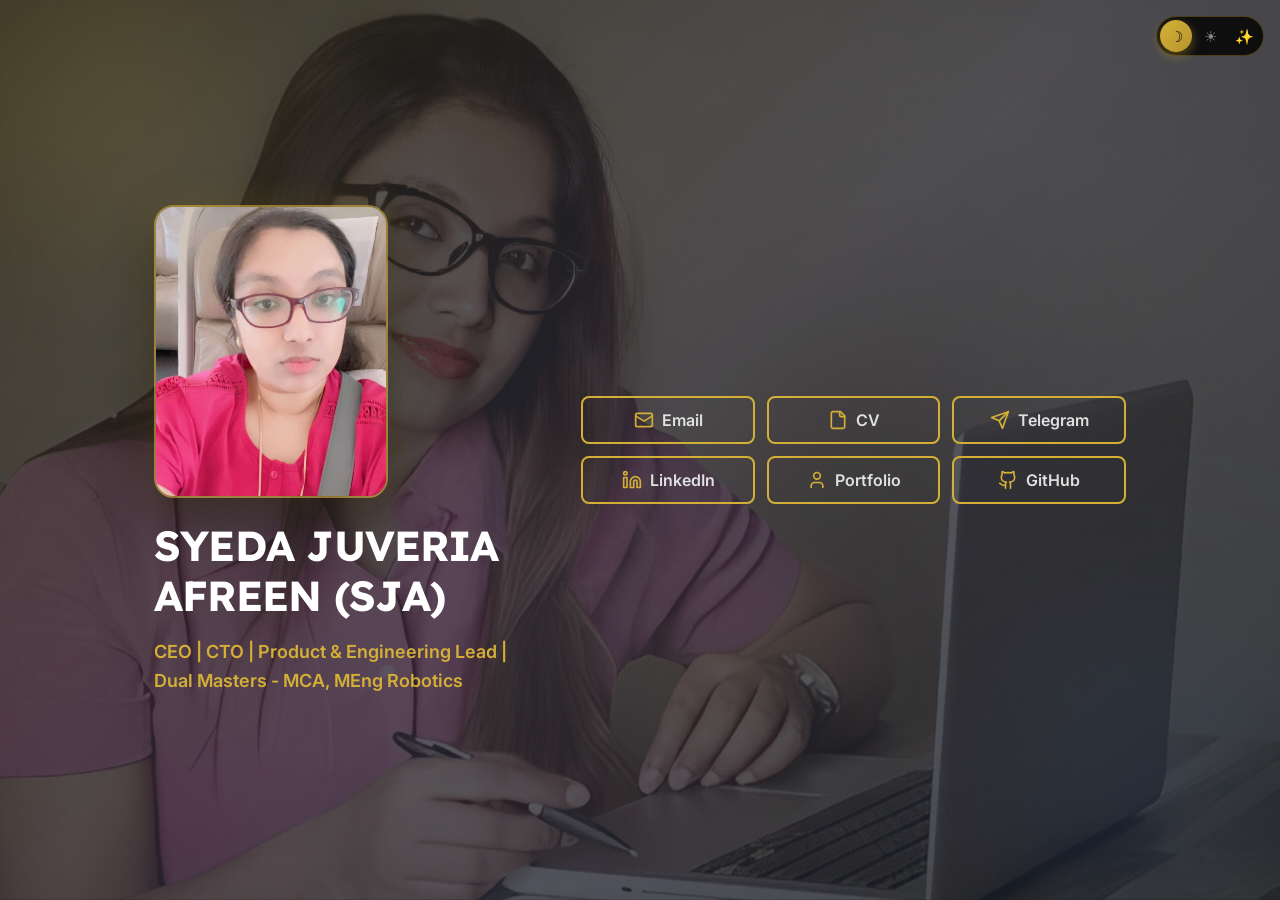
<file: index.html>
<!DOCTYPE html>
<html lang="en">
<head>
    <meta charset="UTF-8">
    <meta name="viewport" content="width=device-width, initial-scale=1.0">
    <title>Syeda Juveria Afreen (SJA)</title>
    <meta name="description" content="CEO | CTO | Product & Engineering Lead | Dual Masters - MCA, MEng Robotics">
    <link rel="preconnect" href="https://fonts.googleapis.com">
    <link rel="preconnect" href="https://fonts.gstatic.com" crossorigin>
    <link href="https://fonts.googleapis.com/css2?family=Lexend+Deca:wght@400;700&family=Inter:wght@400;600&display=swap" rel="stylesheet">
    <script>
        // Apply the saved theme before first paint to avoid a flash
        try { var t = localStorage.getItem('sja-theme'); if (t && t !== 'dark') document.documentElement.setAttribute('data-theme', t); } catch (e) {}
    </script>
    <link rel="stylesheet" href="assets/css/themes.css">
    <link rel="stylesheet" href="assets/css/landing.css">
</head>
<body>
    <div class="bg-photo" aria-hidden="true"></div>
    <div class="orb orb--gold" aria-hidden="true"></div>
    <div class="orb orb--blue" aria-hidden="true"></div>
    <div class="orb orb--rose" aria-hidden="true"></div>
    <div class="noise-overlay"></div>
    <div class="gradient-overlay"></div>

    <main class="hero">
        <div class="hero-content fade-left">
            <div class="portrait" data-depth="assets/images/sja/portrait-depth.webp">
                <img src="assets/images/sja/portrait.webp" alt="Syeda Juveria Afreen" width="800" height="1000">
                <canvas aria-hidden="true"></canvas>
                <span class="portrait-glare" aria-hidden="true"></span>
            </div>
            <h1>SYEDA JUVERIA AFREEN (SJA)</h1>
            <p class="subtitle">CEO | CTO | Product & Engineering Lead | Dual Masters - MCA, MEng Robotics</p>
        </div>

        <div class="buttons fade-right">
            <a href="mailto:sja.affu765@gmail.com" class="btn" aria-label="Email">
                <svg xmlns="http://www.w3.org/2000/svg" width="20" height="20" viewBox="0 0 24 24" fill="none" stroke="currentColor" stroke-width="2" stroke-linecap="round" stroke-linejoin="round"><rect width="20" height="16" x="2" y="4" rx="2"/><path d="m22 7-8.97 5.7a1.94 1.94 0 0 1-2.06 0L2 7"/></svg>
                <span>Email</span>
            </a>
            <a href="https://drive.google.com/file/d/10zBAvxGSCu6qI8Dmg2F1-MOp0LWX2YmN/view?usp=sharing" class="btn" target="_blank" rel="noopener noreferrer" aria-label="CV">
                <svg xmlns="http://www.w3.org/2000/svg" width="20" height="20" viewBox="0 0 24 24" fill="none" stroke="currentColor" stroke-width="2" stroke-linecap="round" stroke-linejoin="round"><path d="M15 2H6a2 2 0 0 0-2 2v16a2 2 0 0 0 2 2h12a2 2 0 0 0 2-2V7Z"/><path d="M14 2v4a2 2 0 0 0 2 2h4"/></svg>
                <span>CV</span>
            </a>
            <a href="https://t.me/sjathedude" class="btn" target="_blank" rel="noopener noreferrer" aria-label="Telegram">
                <svg xmlns="http://www.w3.org/2000/svg" width="20" height="20" viewBox="0 0 24 24" fill="none" stroke="currentColor" stroke-width="2" stroke-linecap="round" stroke-linejoin="round"><path d="m22 2-7 20-4-9-9-4Z"/><path d="M22 2 11 13"/></svg>
                <span>Telegram</span>
            </a>
            <a href="https://www.linkedin.com/in/sja-thedude/" class="btn" target="_blank" rel="noopener noreferrer" aria-label="LinkedIn">
                <svg xmlns="http://www.w3.org/2000/svg" width="20" height="20" viewBox="0 0 24 24" fill="none" stroke="currentColor" stroke-width="2" stroke-linecap="round" stroke-linejoin="round"><path d="M16 8a6 6 0 0 1 6 6v7h-4v-7a2 2 0 0 0-2-2 2 2 0 0 0-2 2v7h-4v-7a6 6 0 0 1 6-6z"/><rect width="4" height="12" x="2" y="9"/><circle cx="4" cy="4" r="2"/></svg>
                <span>LinkedIn</span>
            </a>
            <a href="pages/portfolio.html" class="btn" aria-label="Portfolio">
                <svg xmlns="http://www.w3.org/2000/svg" width="20" height="20" viewBox="0 0 24 24" fill="none" stroke="currentColor" stroke-width="2" stroke-linecap="round" stroke-linejoin="round"><path d="M19 21v-2a4 4 0 0 0-4-4H9a4 4 0 0 0-4 4v2"/><circle cx="12" cy="7" r="4"/></svg>
                <span>Portfolio</span>
            </a>
            <a href="https://github.com/sja-thedude" class="btn" target="_blank" rel="noopener noreferrer" aria-label="GitHub">
                <svg xmlns="http://www.w3.org/2000/svg" width="20" height="20" viewBox="0 0 24 24" fill="none" stroke="currentColor" stroke-width="2" stroke-linecap="round" stroke-linejoin="round"><path d="M15 22v-4a4.8 4.8 0 0 0-1-3.5c3 0 6-2 6-5.5.08-1.25-.27-2.48-1-3.5.28-1.15.28-2.35 0-3.5 0 0-1 0-3 1.5-2.64-.5-5.36-.5-8 0C6 2 5 2 5 2c-.3 1.15-.3 2.35 0 3.5A5.403 5.403 0 0 0 4 9c0 3.5 3 5.5 6 5.5-.39.49-.68 1.05-.85 1.65S8.93 17.38 9 18v4"/><path d="M9 18c-4.51 2-5-2-7-2"/></svg>
                <span>GitHub</span>
            </a>
        </div>
    </main>

    <script src="assets/js/theme.js" defer></script>
    <script src="assets/js/portrait3d.js" defer></script>
    <script>
        document.addEventListener('DOMContentLoaded', () => {
            const reduceMotion = window.matchMedia('(prefers-reduced-motion: reduce)').matches;

            // Split the title into letters so they can cascade in
            const h1 = document.querySelector('.hero h1');
            if (h1 && !reduceMotion) {
                const text = h1.textContent;
                h1.setAttribute('aria-label', text);
                h1.textContent = '';
                Array.from(text).forEach((ch, i) => {
                    const span = document.createElement('span');
                    span.className = 'char' + (ch === ' ' ? ' space' : '');
                    span.textContent = ch === ' ' ? '\u00A0' : ch;
                    span.style.animationDelay = (0.15 + i * 0.03) + 's';
                    span.setAttribute('aria-hidden', 'true');
                    h1.appendChild(span);
                });
            }

            document.querySelector('.subtitle')?.classList.add('shimmer');

            // Orbs gently follow the pointer for a parallax feel
            if (!reduceMotion && window.matchMedia('(hover: hover) and (pointer: fine)').matches) {
                const orbs = document.querySelectorAll('.orb');
                window.addEventListener('mousemove', (e) => {
                    const x = (e.clientX / window.innerWidth - 0.5);
                    const y = (e.clientY / window.innerHeight - 0.5);
                    orbs.forEach((orb, i) => {
                        const depth = (i + 1) * 18;
                        orb.style.translate = (x * depth) + 'px ' + (y * depth) + 'px';
                    });
                }, { passive: true });
            }
        });
    </script>
</body>
</html>
</file>
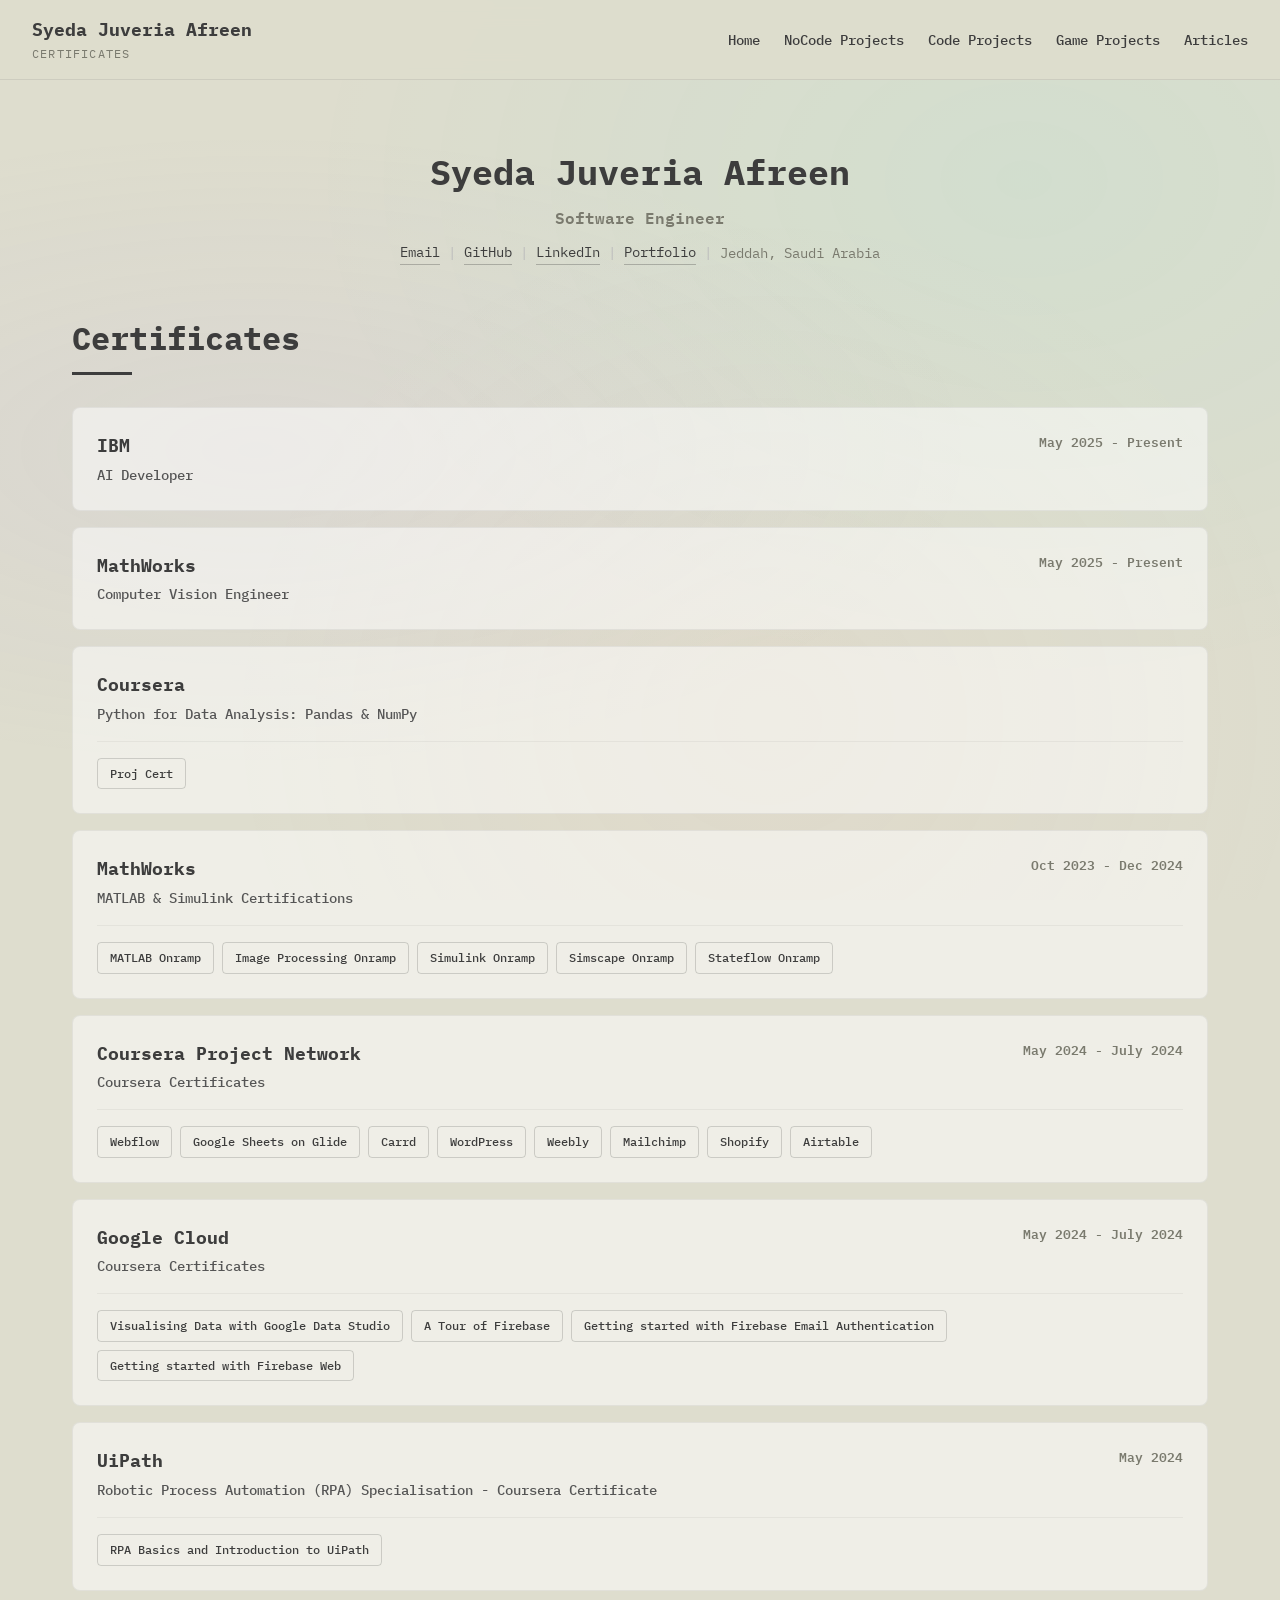
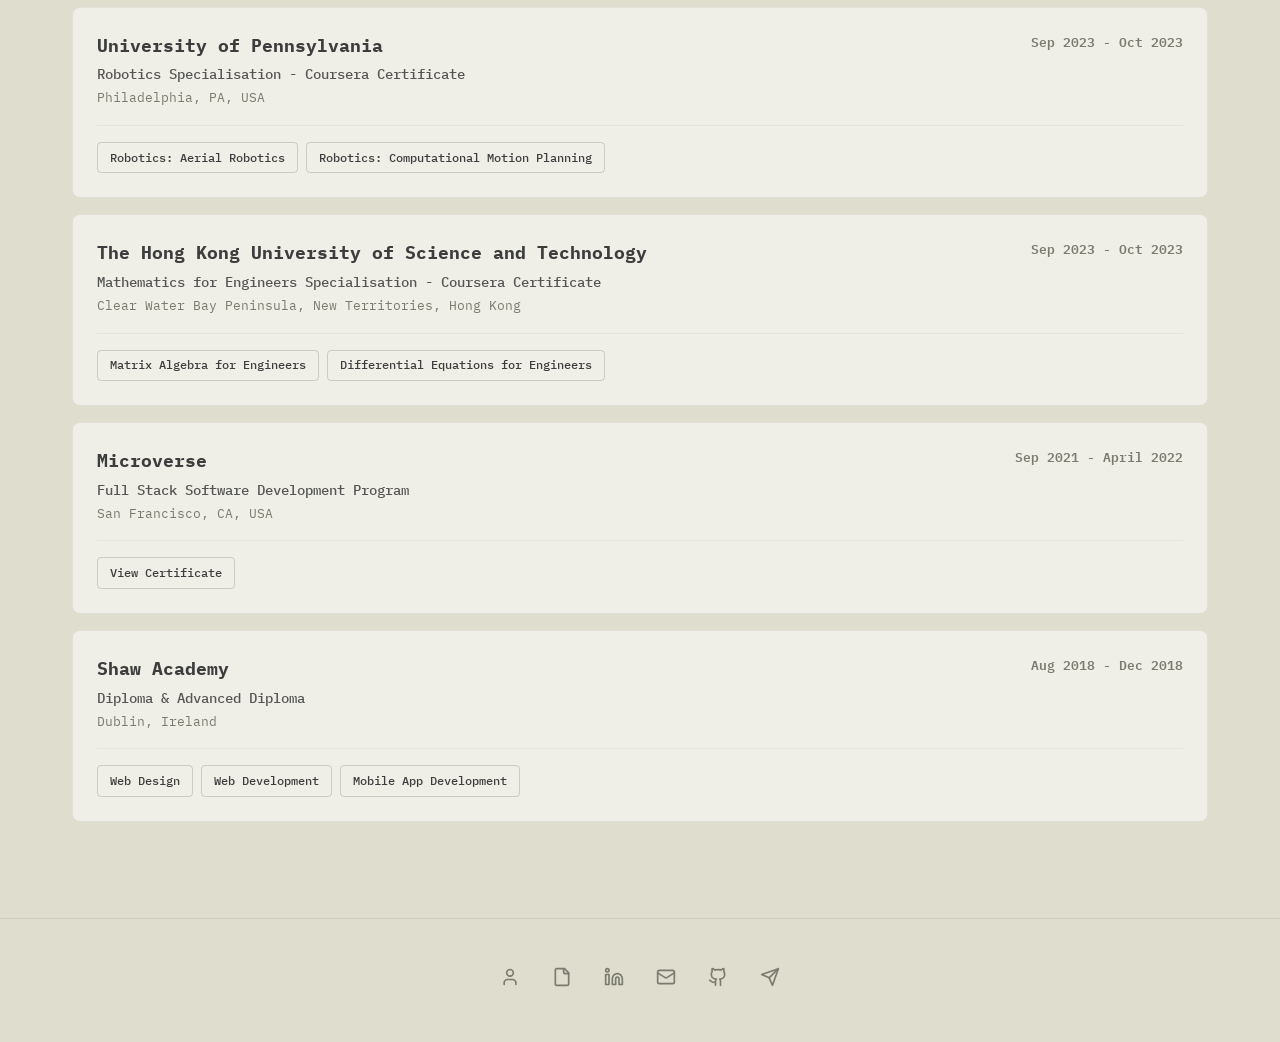
<file: certificates.html>
<!DOCTYPE html>
<html lang="en">
<head>
    <meta charset="UTF-8">
    <meta name="viewport" content="width=device-width, initial-scale=1.0">
    <title>Certificates - Syeda Juveria Afreen</title>
    <meta name="description" content="Certificates and credentials of Syeda Juveria Afreen - IBM, MathWorks, Coursera, Google Cloud, UiPath, Microverse, Shaw Academy">
    <link rel="preconnect" href="https://fonts.googleapis.com">
    <link rel="preconnect" href="https://fonts.gstatic.com" crossorigin>
    <link href="https://fonts.googleapis.com/css2?family=IBM+Plex+Mono:wght@400;500;600;700&display=swap" rel="stylesheet">
    <link rel="stylesheet" href="css/portfolio.css">
    <link rel="stylesheet" href="css/certificates.css">
</head>
<body>
    <div class="bg-decoration"></div>

    <!-- Navigation -->
    <nav class="navbar">
        <div class="nav-brand">
            <span class="nav-name">Syeda Juveria Afreen</span>
            <span class="nav-title">Certificates</span>
        </div>
        <button class="nav-toggle" aria-label="Toggle navigation">
            <span></span><span></span><span></span>
        </button>
        <ul class="nav-links">
            <li><a href="portfolio.html">Home</a></li>
            <li><a href="portfolio.html#nocode">NoCode Projects</a></li>
            <li><a href="portfolio.html#code">Code Projects</a></li>
            <li><a href="portfolio.html#games">Game Projects</a></li>
            <li><a href="portfolio.html#articles">Articles</a></li>
        </ul>
    </nav>

    <main>
        <section class="section">
            <div class="container">
                <!-- Header -->
                <div class="cert-header">
                    <h1>Syeda Juveria Afreen</h1>
                    <p class="cert-role">Software Engineer</p>
                    <div class="cert-contact">
                        <a href="mailto:sja.affu765@gmail.com">Email</a>
                        <span class="separator">|</span>
                        <a href="https://github.com/sja-thedude" target="_blank" rel="noopener noreferrer">GitHub</a>
                        <span class="separator">|</span>
                        <a href="https://www.linkedin.com/in/sja-thedude/" target="_blank" rel="noopener noreferrer">LinkedIn</a>
                        <span class="separator">|</span>
                        <a href="portfolio.html">Portfolio</a>
                        <span class="separator">|</span>
                        <span>Jeddah, Saudi Arabia</span>
                    </div>
                </div>

                <h2>Certificates</h2>
                <div class="divider"></div>

                <!-- IBM -->
                <div class="cert-card">
                    <div class="cert-card-header">
                        <div>
                            <h3 class="cert-issuer">IBM</h3>
                            <p class="cert-title">AI Developer</p>
                        </div>
                        <span class="cert-date">May 2025 - Present</span>
                    </div>
                </div>

                <!-- MathWorks - Computer Vision -->
                <div class="cert-card">
                    <div class="cert-card-header">
                        <div>
                            <h3 class="cert-issuer">MathWorks</h3>
                            <p class="cert-title">Computer Vision Engineer</p>
                        </div>
                        <span class="cert-date">May 2025 - Present</span>
                    </div>
                </div>

                <!-- Python for Data Analysis -->
                <div class="cert-card">
                    <div class="cert-card-header">
                        <div>
                            <h3 class="cert-issuer">Coursera</h3>
                            <p class="cert-title">Python for Data Analysis: Pandas & NumPy</p>
                        </div>
                        <span class="cert-date"></span>
                    </div>
                    <div class="cert-links">
                        <a href="https://www.coursera.org/account/accomplishments/verify/JCMV3M9D21A6" class="cert-link" target="_blank" rel="noopener noreferrer">Proj Cert</a>
                    </div>
                </div>

                <!-- MathWorks - MATLAB -->
                <div class="cert-card">
                    <div class="cert-card-header">
                        <div>
                            <h3 class="cert-issuer">MathWorks</h3>
                            <p class="cert-title">MATLAB & Simulink Certifications</p>
                        </div>
                        <span class="cert-date">Oct 2023 - Dec 2024</span>
                    </div>
                    <div class="cert-links">
                        <a href="https://matlabacademy.mathworks.com/progress/share/certificate.html?id=c9a9ea4e-fca5-40a3-8f80-ff94a69a6945" class="cert-link" target="_blank" rel="noopener noreferrer">MATLAB Onramp</a>
                        <a href="https://matlabacademy.mathworks.com/progress/share/certificate.html?id=6235fe9c-0fba-4a25-974b-5c48658f1d16" class="cert-link" target="_blank" rel="noopener noreferrer">Image Processing Onramp</a>
                        <a href="https://matlabacademy.mathworks.com/progress/share/certificate.html?id=98c3a42c-5710-467c-8fb7-1099edabb10b" class="cert-link" target="_blank" rel="noopener noreferrer">Simulink Onramp</a>
                        <a href="https://matlabacademy.mathworks.com/progress/share/certificate.html?id=6b215e34-5650-4b3c-b038-7904105bcd9d" class="cert-link" target="_blank" rel="noopener noreferrer">Simscape Onramp</a>
                        <a href="https://matlabacademy.mathworks.com/progress/share/certificate.html?id=70090bf8-1f38-4c96-ad6f-8d2cf3f67024" class="cert-link" target="_blank" rel="noopener noreferrer">Stateflow Onramp</a>
                    </div>
                </div>

                <!-- Coursera Project Network -->
                <div class="cert-card">
                    <div class="cert-card-header">
                        <div>
                            <h3 class="cert-issuer">Coursera Project Network</h3>
                            <p class="cert-title">Coursera Certificates</p>
                        </div>
                        <span class="cert-date">May 2024 - July 2024</span>
                    </div>
                    <div class="cert-links">
                        <a href="https://www.coursera.org/account/accomplishments/verify/Z85RF3VHLE9H" class="cert-link" target="_blank" rel="noopener noreferrer">Webflow</a>
                        <a href="https://www.coursera.org/account/accomplishments/verify/DB4V5Q49LGM4" class="cert-link" target="_blank" rel="noopener noreferrer">Google Sheets on Glide</a>
                        <a href="https://www.coursera.org/account/accomplishments/verify/VPL86JB8ABLT" class="cert-link" target="_blank" rel="noopener noreferrer">Carrd</a>
                        <a href="https://www.coursera.org/account/accomplishments/verify/76FN4YAD9ZQJ" class="cert-link" target="_blank" rel="noopener noreferrer">WordPress</a>
                        <a href="https://www.coursera.org/account/accomplishments/verify/BEL342P459EJ" class="cert-link" target="_blank" rel="noopener noreferrer">Weebly</a>
                        <a href="https://www.coursera.org/account/accomplishments/verify/B58LFHEZ4GUH" class="cert-link" target="_blank" rel="noopener noreferrer">Mailchimp</a>
                        <a href="https://www.coursera.org/account/accomplishments/verify/BN35JEL5O6IO" class="cert-link" target="_blank" rel="noopener noreferrer">Shopify</a>
                        <a href="https://www.coursera.org/account/accomplishments/verify/ER0RP8B4RGKQ" class="cert-link" target="_blank" rel="noopener noreferrer">Airtable</a>
                    </div>
                </div>

                <!-- Google Cloud -->
                <div class="cert-card">
                    <div class="cert-card-header">
                        <div>
                            <h3 class="cert-issuer">Google Cloud</h3>
                            <p class="cert-title">Coursera Certificates</p>
                        </div>
                        <span class="cert-date">May 2024 - July 2024</span>
                    </div>
                    <div class="cert-links">
                        <a href="https://www.coursera.org/account/accomplishments/verify/Y5S5BLUJN7FZ" class="cert-link" target="_blank" rel="noopener noreferrer">Visualising Data with Google Data Studio</a>
                        <a href="https://coursera.org/share/bd4900414a2531f3130255a3d1abe7d4" class="cert-link" target="_blank" rel="noopener noreferrer">A Tour of Firebase</a>
                        <a href="https://coursera.org/share/29013b8f17d3b8d1d464dbd8af358861" class="cert-link" target="_blank" rel="noopener noreferrer">Getting started with Firebase Email Authentication</a>
                        <a href="https://coursera.org/share/f303afacfadae20df0eecef5fe86e4d4" class="cert-link" target="_blank" rel="noopener noreferrer">Getting started with Firebase Web</a>
                    </div>
                </div>

                <!-- UiPath -->
                <div class="cert-card">
                    <div class="cert-card-header">
                        <div>
                            <h3 class="cert-issuer">UiPath</h3>
                            <p class="cert-title">Robotic Process Automation (RPA) Specialisation - Coursera Certificate</p>
                        </div>
                        <span class="cert-date">May 2024</span>
                    </div>
                    <div class="cert-links">
                        <a href="https://www.coursera.org/account/accomplishments/verify/AH8GPF77MQ7R" class="cert-link" target="_blank" rel="noopener noreferrer">RPA Basics and Introduction to UiPath</a>
                    </div>
                </div>

                <!-- University of Pennsylvania -->
                <div class="cert-card">
                    <div class="cert-card-header">
                        <div>
                            <h3 class="cert-issuer">University of Pennsylvania</h3>
                            <p class="cert-title">Robotics Specialisation - Coursera Certificate</p>
                            <span class="cert-location">Philadelphia, PA, USA</span>
                        </div>
                        <span class="cert-date">Sep 2023 - Oct 2023</span>
                    </div>
                    <div class="cert-links">
                        <a href="https://coursera.org/share/29105645f6400a18a215f7ace1ae203a" class="cert-link" target="_blank" rel="noopener noreferrer">Robotics: Aerial Robotics</a>
                        <a href="https://www.coursera.org/account/accomplishments/verify/WE6K3KYHZH3B" class="cert-link" target="_blank" rel="noopener noreferrer">Robotics: Computational Motion Planning</a>
                    </div>
                </div>

                <!-- Hong Kong University -->
                <div class="cert-card">
                    <div class="cert-card-header">
                        <div>
                            <h3 class="cert-issuer">The Hong Kong University of Science and Technology</h3>
                            <p class="cert-title">Mathematics for Engineers Specialisation - Coursera Certificate</p>
                            <span class="cert-location">Clear Water Bay Peninsula, New Territories, Hong Kong</span>
                        </div>
                        <span class="cert-date">Sep 2023 - Oct 2023</span>
                    </div>
                    <div class="cert-links">
                        <a href="https://coursera.org/share/095dedc75f1bb8ecc084f50ebb617597" class="cert-link" target="_blank" rel="noopener noreferrer">Matrix Algebra for Engineers</a>
                        <a href="https://coursera.org/share/095dedc75f1bb8ecc084f50ebb617597" class="cert-link" target="_blank" rel="noopener noreferrer">Differential Equations for Engineers</a>
                    </div>
                </div>

                <!-- Microverse -->
                <div class="cert-card">
                    <div class="cert-card-header">
                        <div>
                            <h3 class="cert-issuer">Microverse</h3>
                            <p class="cert-title">Full Stack Software Development Program</p>
                            <span class="cert-location">San Francisco, CA, USA</span>
                        </div>
                        <span class="cert-date">Sep 2021 - April 2022</span>
                    </div>
                    <div class="cert-links">
                        <a href="https://pdf.credential.net/kyumug1j_1649616255792.pdf" class="cert-link" target="_blank" rel="noopener noreferrer">View Certificate</a>
                    </div>
                </div>

                <!-- Shaw Academy -->
                <div class="cert-card">
                    <div class="cert-card-header">
                        <div>
                            <h3 class="cert-issuer">Shaw Academy</h3>
                            <p class="cert-title">Diploma & Advanced Diploma</p>
                            <span class="cert-location">Dublin, Ireland</span>
                        </div>
                        <span class="cert-date">Aug 2018 - Dec 2018</span>
                    </div>
                    <div class="cert-links">
                        <a href="https://drive.google.com/file/d/1NfuavimYHwAu6wrausYwqftzeo85TToL/view?usp=drive_link" class="cert-link" target="_blank" rel="noopener noreferrer">Web Design</a>
                        <a href="https://drive.google.com/file/d/1iyvclzmLUqOHgPn3D4_n5biJuwsQAWpd/view?usp=drive_link" class="cert-link" target="_blank" rel="noopener noreferrer">Web Development</a>
                        <a href="https://drive.google.com/file/d/15u4doRdRYaIBN4cfbTAp0_aFum6Pofs0/view?usp=drive_link" class="cert-link" target="_blank" rel="noopener noreferrer">Mobile App Development</a>
                    </div>
                </div>
            </div>
        </section>
    </main>

    <!-- Footer -->
    <footer class="footer">
        <div class="container">
            <div class="footer-links">
                <a href="index.html" aria-label="Home">
                    <svg xmlns="http://www.w3.org/2000/svg" width="20" height="20" viewBox="0 0 24 24" fill="none" stroke="currentColor" stroke-width="2" stroke-linecap="round" stroke-linejoin="round"><path d="M19 21v-2a4 4 0 0 0-4-4H9a4 4 0 0 0-4 4v2"/><circle cx="12" cy="7" r="4"/></svg>
                </a>
                <a href="https://docs.google.com/document/d/1aH5mMfoaXFs2d3dk-BotZlsRJq2oc7n4E5GPIQWvQVg/edit?usp=sharing" target="_blank" rel="noopener noreferrer" aria-label="CV">
                    <svg xmlns="http://www.w3.org/2000/svg" width="20" height="20" viewBox="0 0 24 24" fill="none" stroke="currentColor" stroke-width="2" stroke-linecap="round" stroke-linejoin="round"><path d="M15 2H6a2 2 0 0 0-2 2v16a2 2 0 0 0 2 2h12a2 2 0 0 0 2-2V7Z"/><path d="M14 2v4a2 2 0 0 0 2 2h4"/></svg>
                </a>
                <a href="https://www.linkedin.com/in/sja-thedude/" target="_blank" rel="noopener noreferrer" aria-label="LinkedIn">
                    <svg xmlns="http://www.w3.org/2000/svg" width="20" height="20" viewBox="0 0 24 24" fill="none" stroke="currentColor" stroke-width="2" stroke-linecap="round" stroke-linejoin="round"><path d="M16 8a6 6 0 0 1 6 6v7h-4v-7a2 2 0 0 0-2-2 2 2 0 0 0-2 2v7h-4v-7a6 6 0 0 1 6-6z"/><rect width="4" height="12" x="2" y="9"/><circle cx="4" cy="4" r="2"/></svg>
                </a>
                <a href="mailto:sja.affu765@gmail.com" aria-label="Email">
                    <svg xmlns="http://www.w3.org/2000/svg" width="20" height="20" viewBox="0 0 24 24" fill="none" stroke="currentColor" stroke-width="2" stroke-linecap="round" stroke-linejoin="round"><rect width="20" height="16" x="2" y="4" rx="2"/><path d="m22 7-8.97 5.7a1.94 1.94 0 0 1-2.06 0L2 7"/></svg>
                </a>
                <a href="https://github.com/sja-thedude" target="_blank" rel="noopener noreferrer" aria-label="GitHub">
                    <svg xmlns="http://www.w3.org/2000/svg" width="20" height="20" viewBox="0 0 24 24" fill="none" stroke="currentColor" stroke-width="2" stroke-linecap="round" stroke-linejoin="round"><path d="M15 22v-4a4.8 4.8 0 0 0-1-3.5c3 0 6-2 6-5.5.08-1.25-.27-2.48-1-3.5.28-1.15.28-2.35 0-3.5 0 0-1 0-3 1.5-2.64-.5-5.36-.5-8 0C6 2 5 2 5 2c-.3 1.15-.3 2.35 0 3.5A5.403 5.403 0 0 0 4 9c0 3.5 3 5.5 6 5.5-.39.49-.68 1.05-.85 1.65S8.93 17.38 9 18v4"/><path d="M9 18c-4.51 2-5-2-7-2"/></svg>
                </a>
                <a href="https://t.me/sjathedude" target="_blank" rel="noopener noreferrer" aria-label="Telegram">
                    <svg xmlns="http://www.w3.org/2000/svg" width="20" height="20" viewBox="0 0 24 24" fill="none" stroke="currentColor" stroke-width="2" stroke-linecap="round" stroke-linejoin="round"><path d="m22 2-7 20-4-9-9-4Z"/><path d="M22 2 11 13"/></svg>
                </a>
            </div>
        </div>
    </footer>

    <script>
        const navToggle = document.querySelector('.nav-toggle');
        const navLinks = document.querySelector('.nav-links');
        navToggle.addEventListener('click', () => {
            navLinks.classList.toggle('active');
            navToggle.classList.toggle('active');
        });
        document.querySelectorAll('.nav-links a').forEach(link => {
            link.addEventListener('click', () => {
                navLinks.classList.remove('active');
                navToggle.classList.remove('active');
            });
        });
        const observer = new IntersectionObserver((entries) => {
            entries.forEach(entry => {
                if (entry.isIntersecting) entry.target.classList.add('visible');
            });
        }, { threshold: 0.1 });
        document.querySelectorAll('.cert-card').forEach(el => {
            el.classList.add('fade-up');
            observer.observe(el);
        });
    </script>
</body>
</html>
</file>
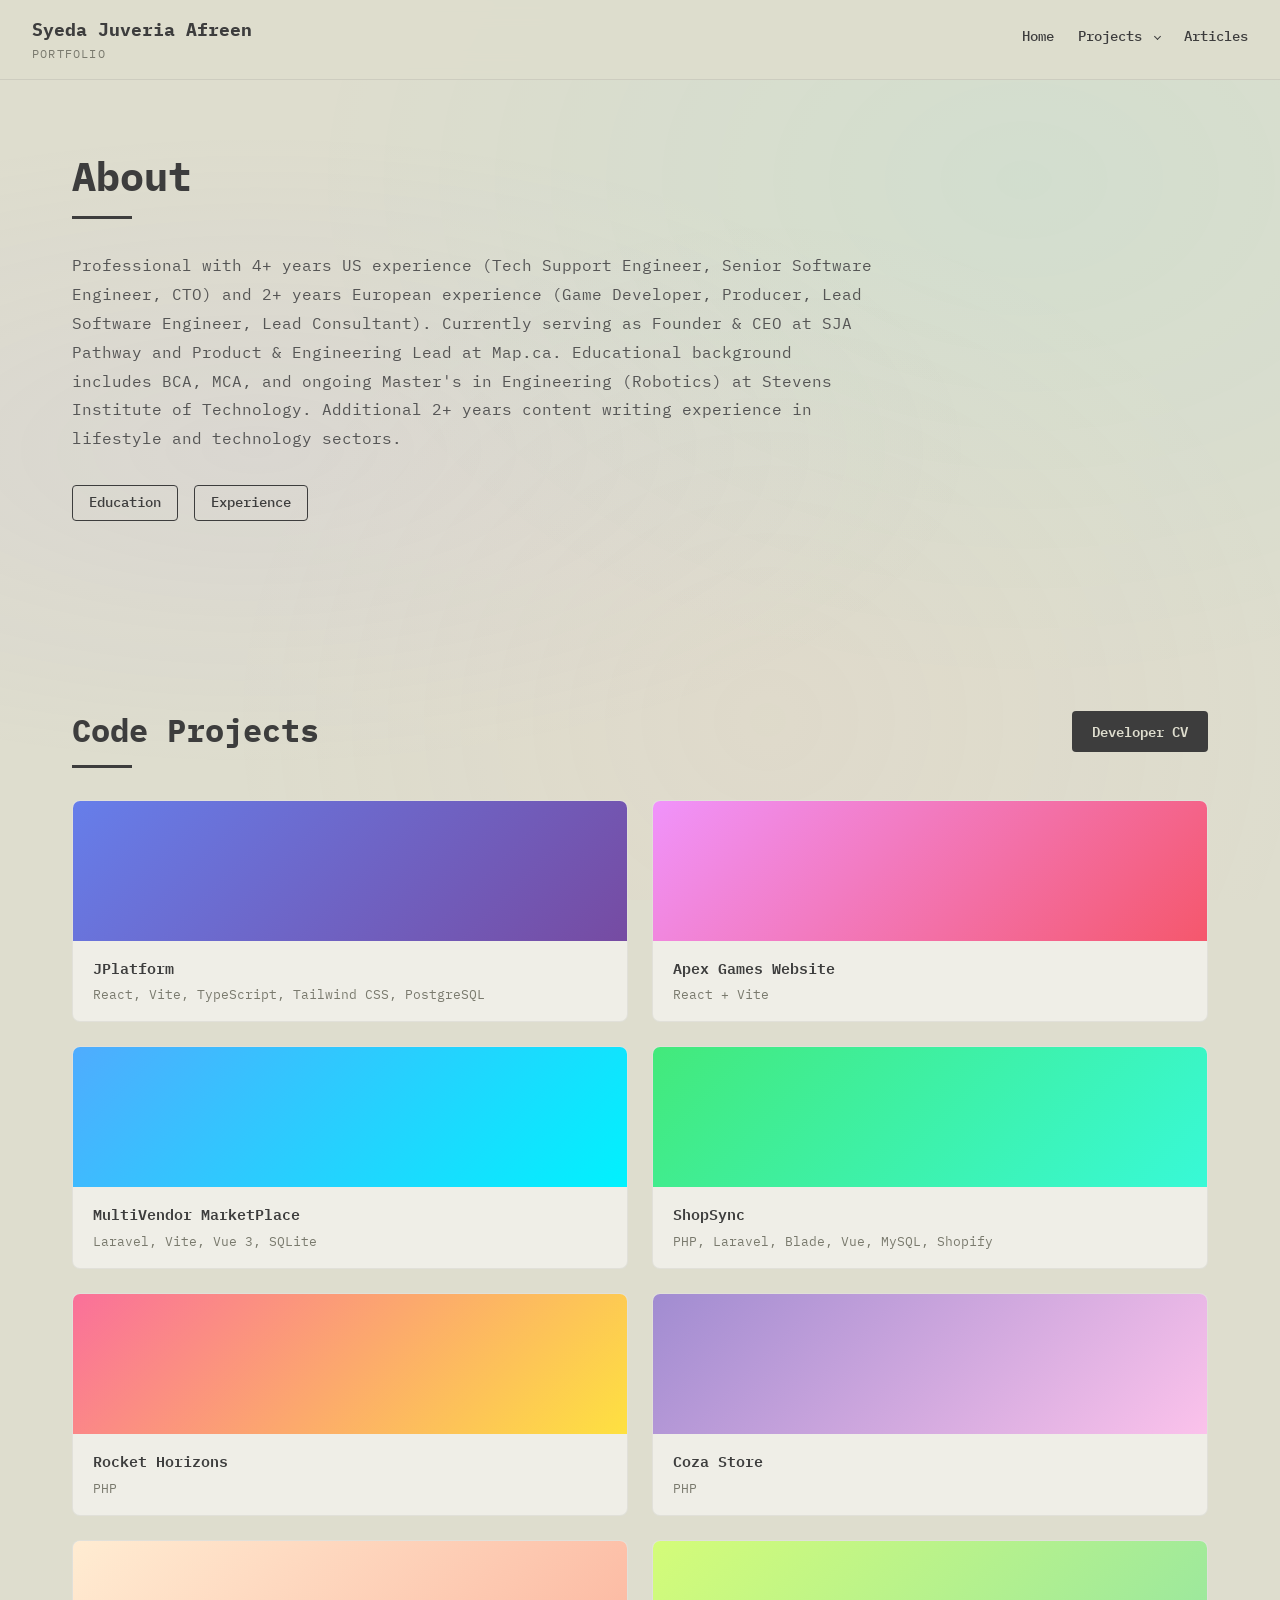
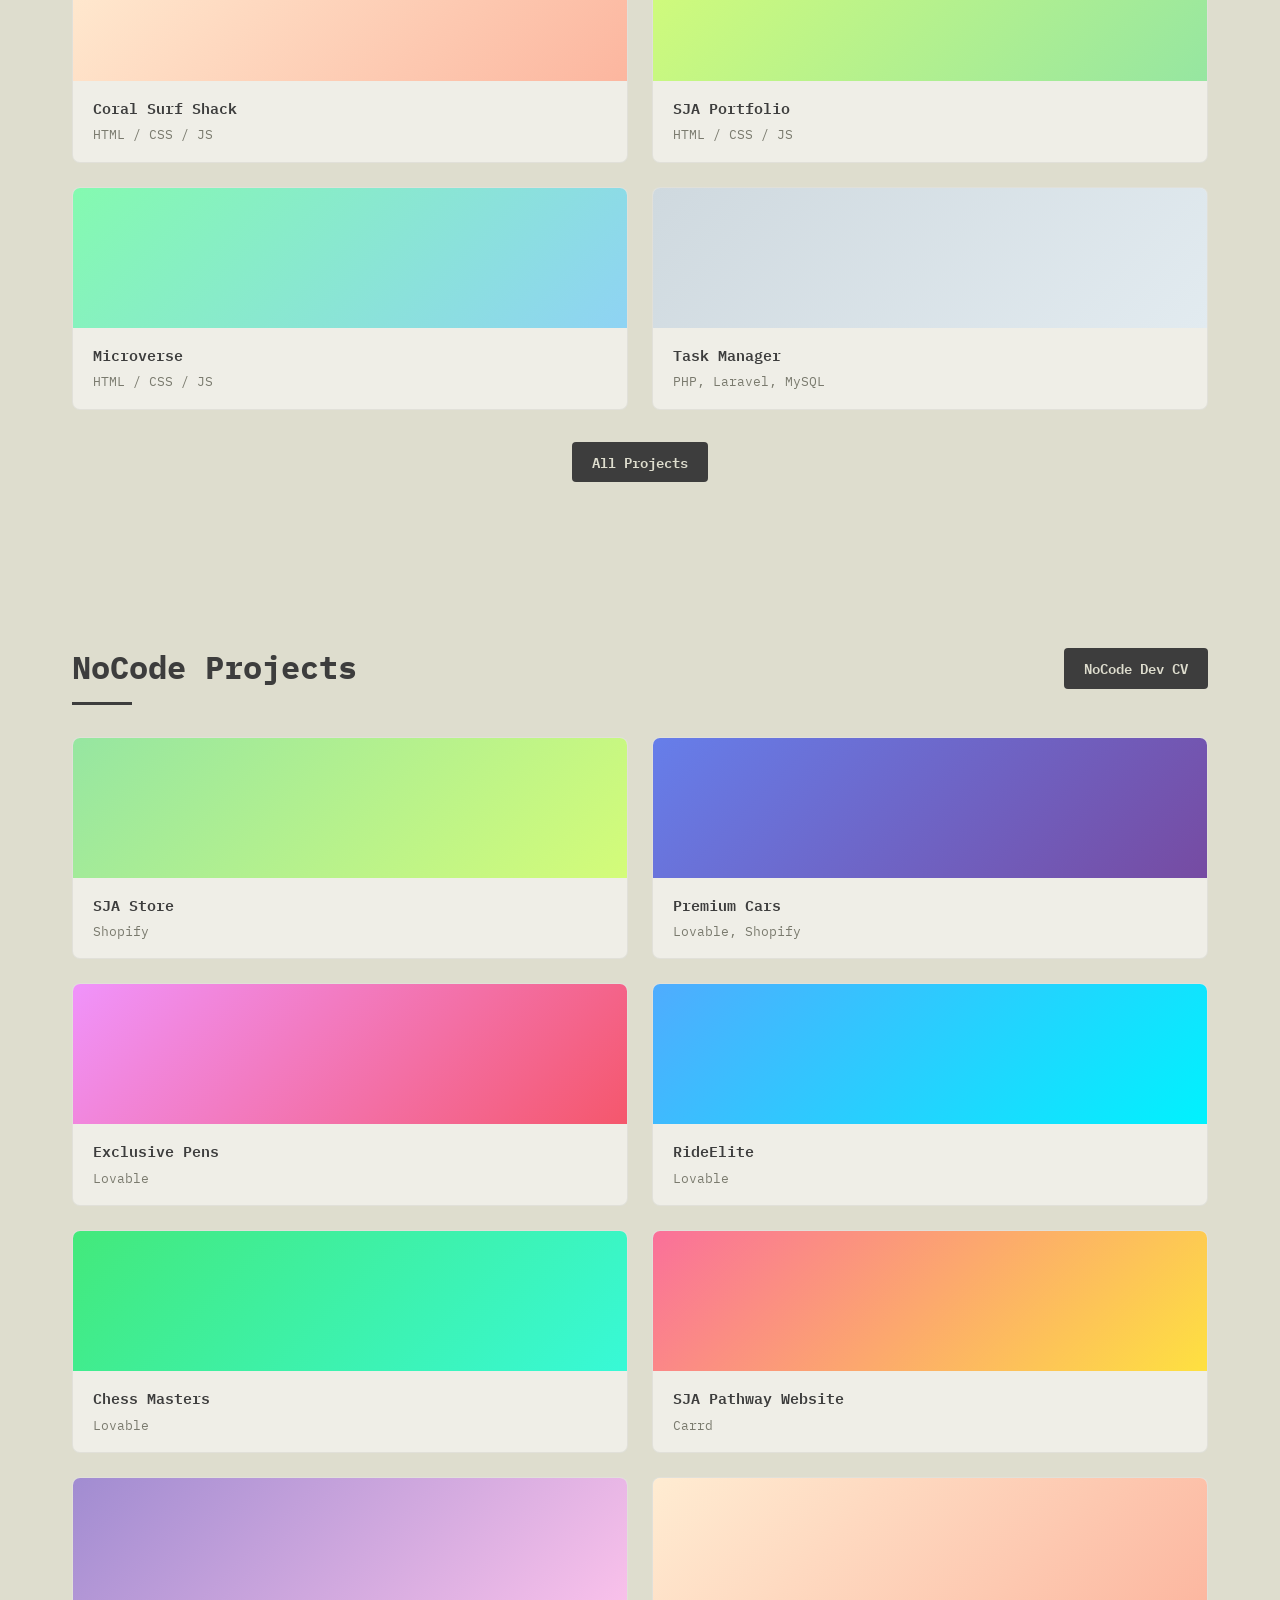
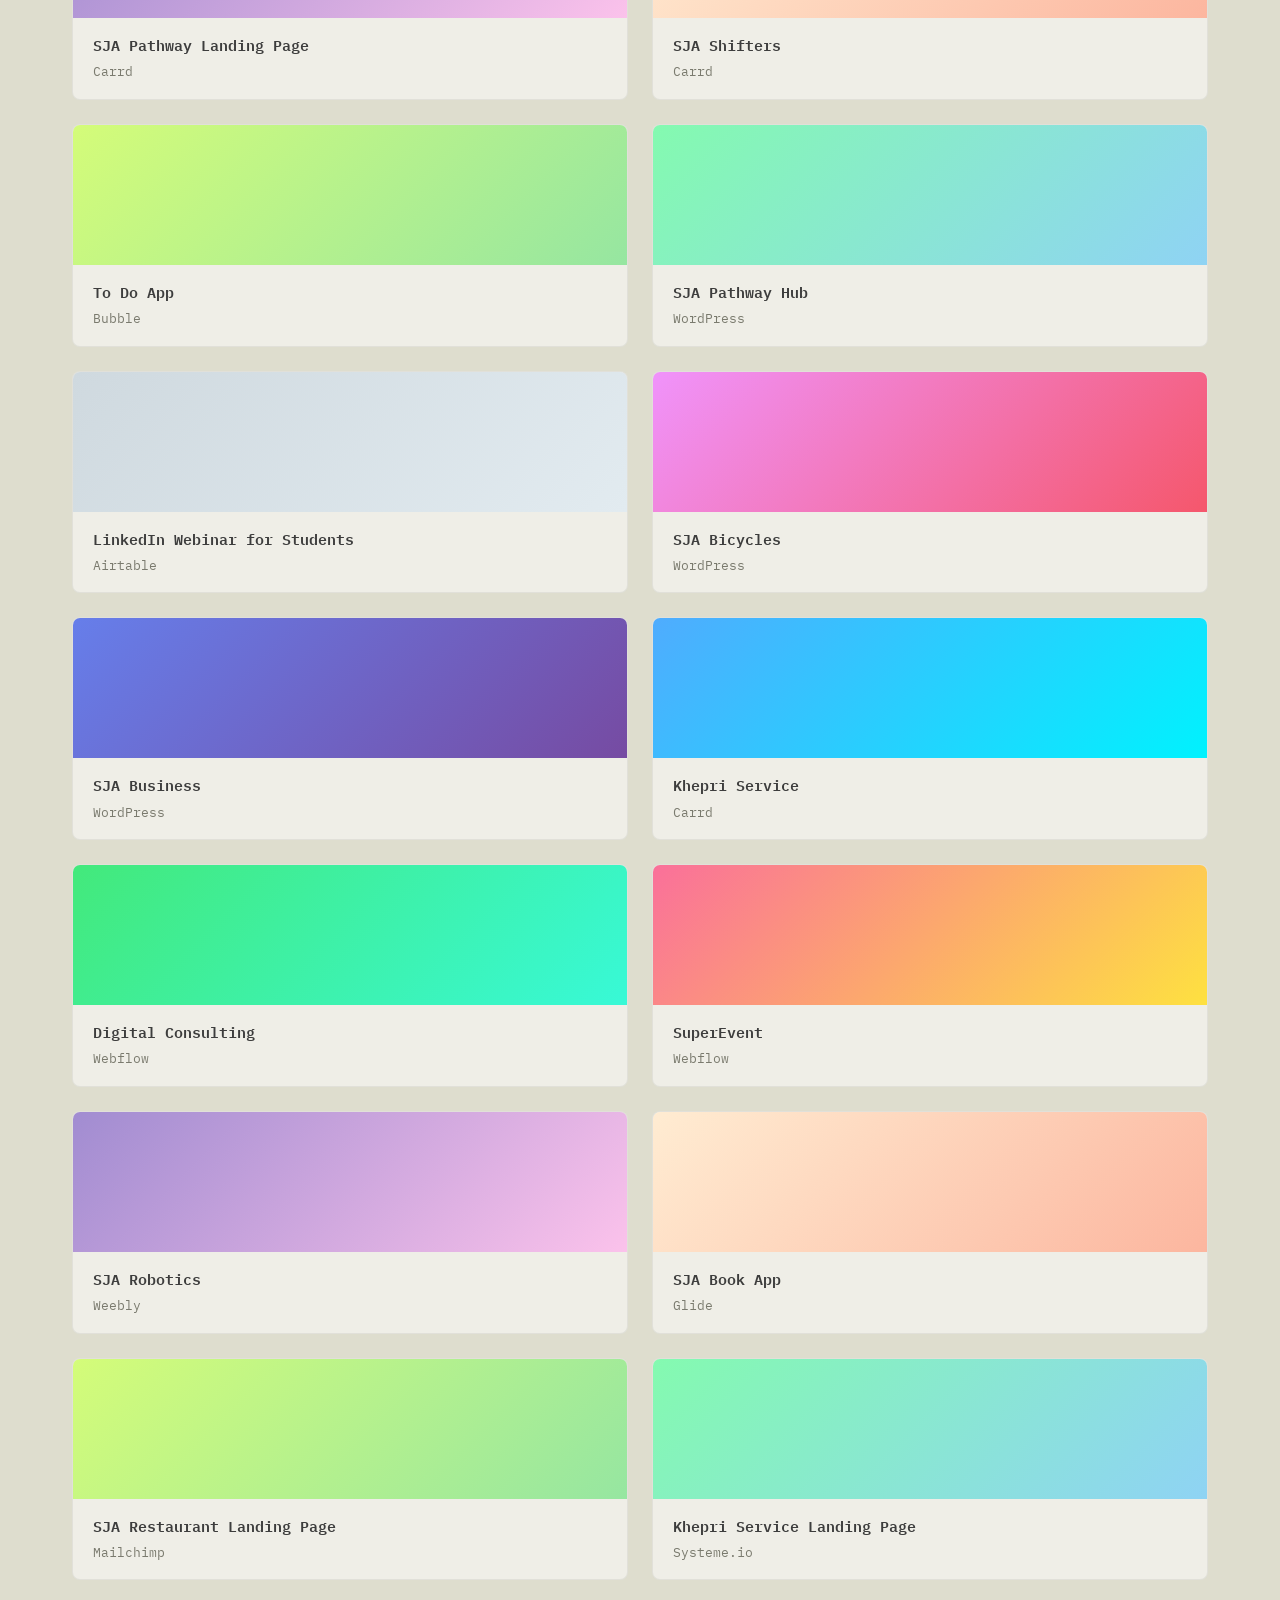
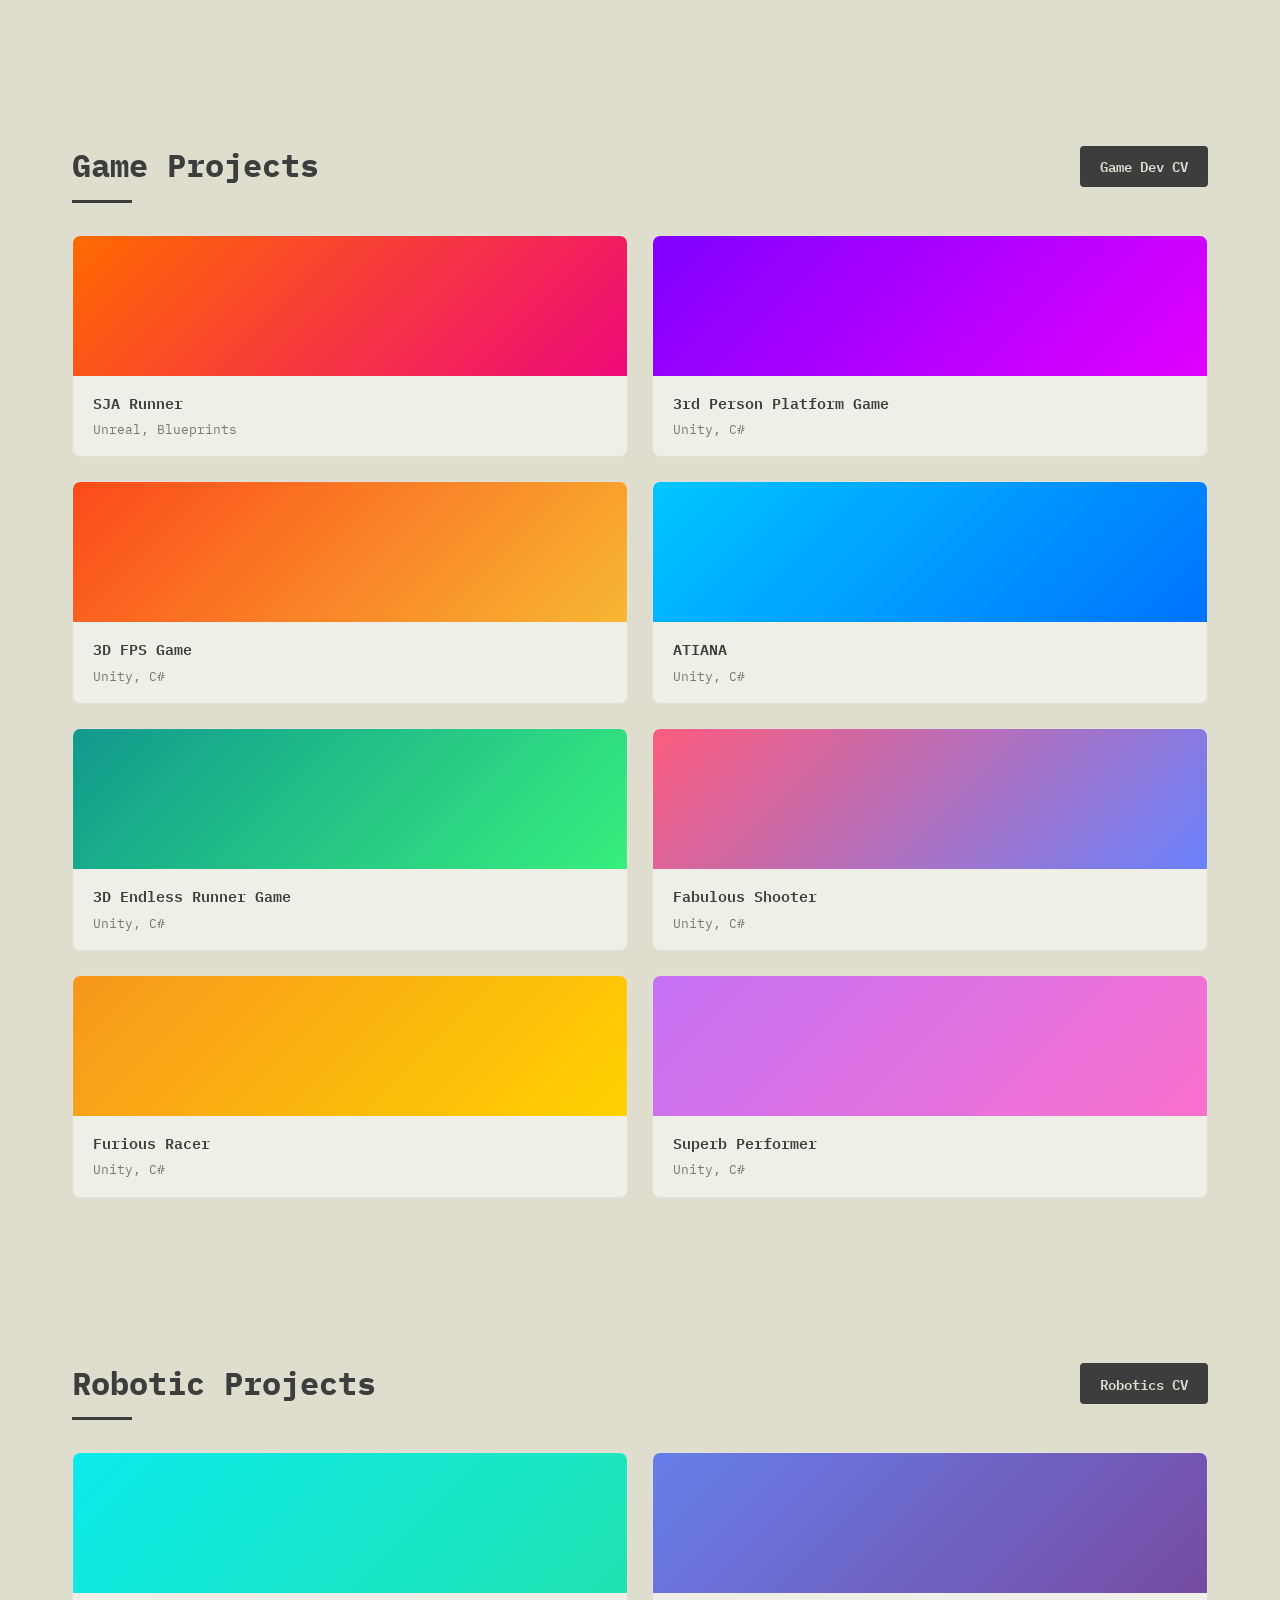
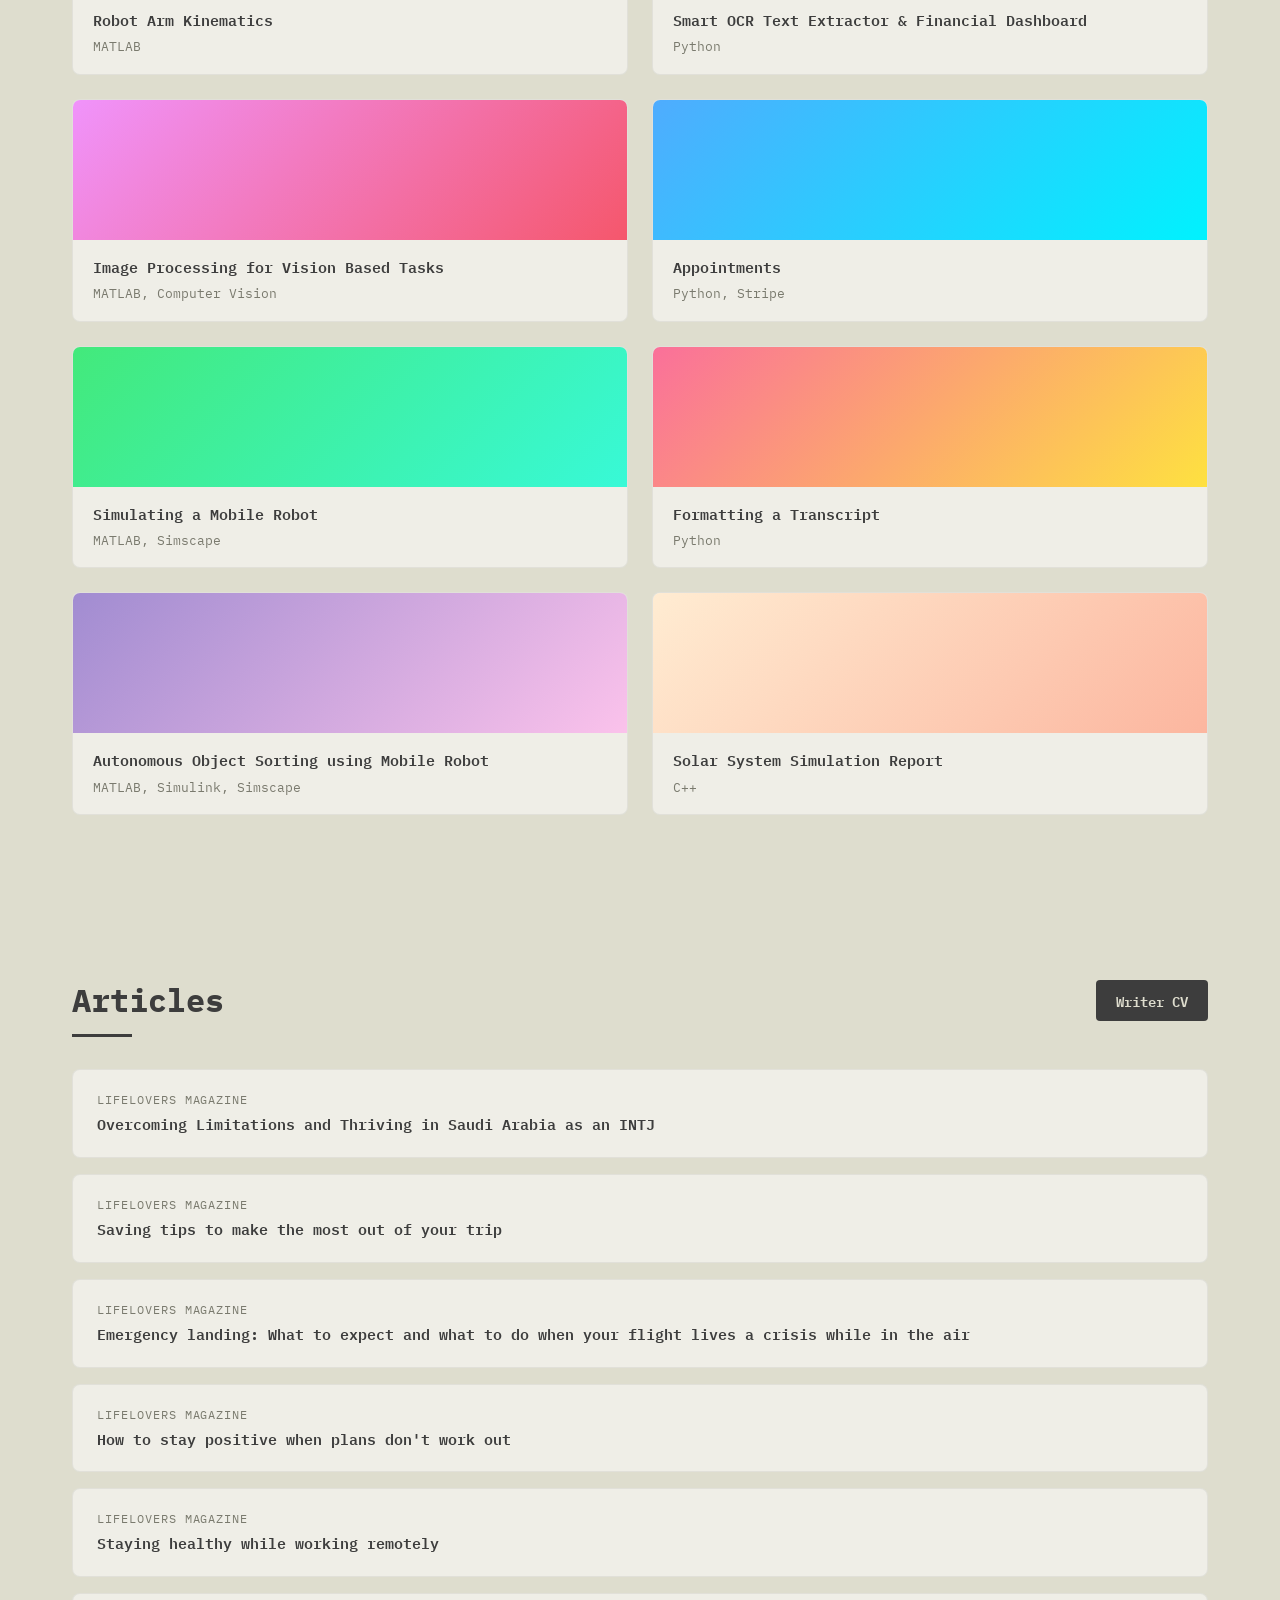
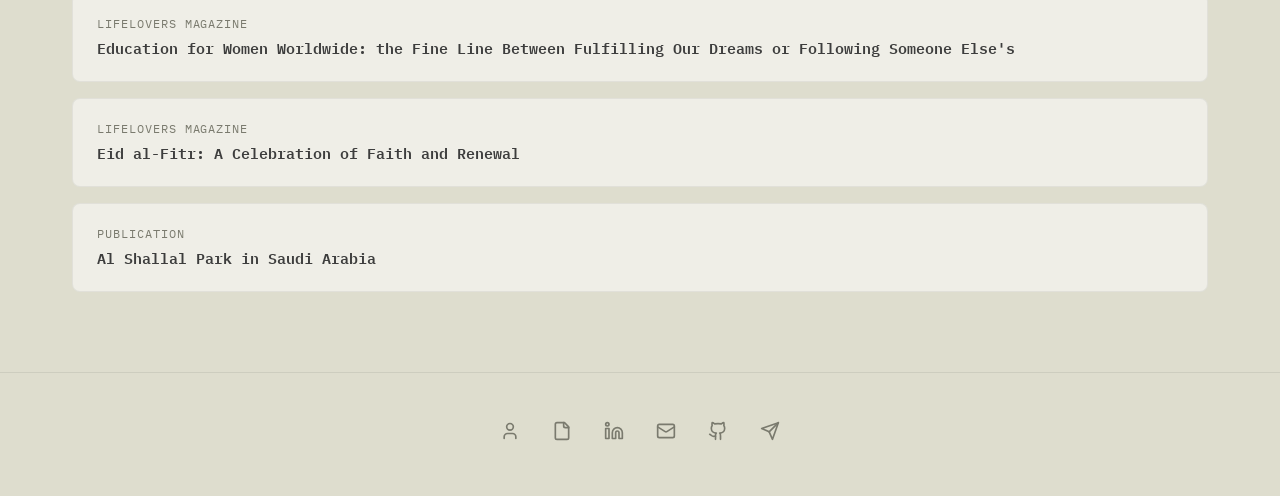
<file: portfolio.html>
<!DOCTYPE html>
<html lang="en">
<head>
    <meta charset="UTF-8">
    <meta name="viewport" content="width=device-width, initial-scale=1.0">
    <title>Syeda Juveria Afreen - Portfolio</title>
    <meta name="description" content="Portfolio of Syeda Juveria Afreen - Software Engineer, Game Developer, Robotics Student">
    <link rel="preconnect" href="https://fonts.googleapis.com">
    <link rel="preconnect" href="https://fonts.gstatic.com" crossorigin>
    <link href="https://fonts.googleapis.com/css2?family=IBM+Plex+Mono:wght@400;500;600;700&display=swap" rel="stylesheet">
    <link rel="stylesheet" href="css/portfolio.css">
</head>
<body>
    <div class="bg-decoration"></div>

    <!-- Navigation -->
    <nav class="navbar">
        <div class="nav-brand">
            <span class="nav-name">Syeda Juveria Afreen</span>
            <span class="nav-title">Portfolio</span>
        </div>
        <button class="nav-toggle" aria-label="Toggle navigation">
            <span></span><span></span><span></span>
        </button>
        <ul class="nav-links">
            <li><a href="#home">Home</a></li>
            <li class="nav-dropdown">
                <a href="#" class="dropdown-toggle">Projects <span class="arrow"></span></a>
                <ul class="dropdown-menu">
                    <li><a href="#code">Code Projects</a></li>
                    <li><a href="#nocode">NoCode Projects</a></li>
                    <li><a href="#games">Game Projects</a></li>
                    <li><a href="#robo">Robotic Projects</a></li>
                </ul>
            </li>
            <li><a href="#articles">Articles</a></li>
        </ul>
    </nav>

    <main>
        <!-- Home / About Section -->
        <section id="home" class="section">
            <div class="container">
                <h1>About</h1>
                <div class="divider"></div>
                <p class="about-text">
                    Professional with 4+ years US experience (Tech Support Engineer, Senior Software Engineer, CTO) and 2+ years European experience (Game Developer, Producer, Lead Software Engineer, Lead Consultant). Currently serving as Founder & CEO at SJA Pathway and Product & Engineering Lead at Map.ca. Educational background includes BCA, MCA, and ongoing Master's in Engineering (Robotics) at Stevens Institute of Technology. Additional 2+ years content writing experience in lifestyle and technology sectors.
                </p>
                <div class="about-links">
                    <a href="education.html" class="tag-link">Education</a>
                    <a href="experience.html" class="tag-link">Experience</a>
                </div>
            </div>
        </section>

        <!-- Code Projects -->
        <section id="code" class="section">
            <div class="container">
                <div class="section-header">
                    <h2>Code Projects</h2>
                    <a href="https://docs.google.com/document/d/12VNoPOVU2XxDFTTfOkwYW413bzhOTSVIBTe0bW8brLc/edit?usp=sharing" class="btn-primary" target="_blank" rel="noopener noreferrer">Developer CV</a>
                </div>
                <div class="divider"></div>
                <div class="projects-grid">
                    <a href="https://jplatform.sjapathway.com/" class="project-card" target="_blank" rel="noopener noreferrer">
                        <div class="project-thumb" style="background: linear-gradient(135deg, #667eea, #764ba2);"></div>
                        <div class="project-info">
                            <h3>JPlatform</h3>
                            <p>React, Vite, TypeScript, Tailwind CSS, PostgreSQL</p>
                        </div>
                    </a>
                    <a href="https://apex-games-website-git-dev-4-apex-website.vercel.app/" class="project-card" target="_blank" rel="noopener noreferrer">
                        <div class="project-thumb" style="background: linear-gradient(135deg, #f093fb, #f5576c);"></div>
                        <div class="project-info">
                            <h3>Apex Games Website</h3>
                            <p>React + Vite</p>
                        </div>
                    </a>
                    <a href="https://github.com/sja-thedude/MultiVendor-MarketPlace" class="project-card" target="_blank" rel="noopener noreferrer">
                        <div class="project-thumb" style="background: linear-gradient(135deg, #4facfe, #00f2fe);"></div>
                        <div class="project-info">
                            <h3>MultiVendor MarketPlace</h3>
                            <p>Laravel, Vite, Vue 3, SQLite</p>
                        </div>
                    </a>
                    <a href="https://github.com/sja-thedude/ShopSync" class="project-card" target="_blank" rel="noopener noreferrer">
                        <div class="project-thumb" style="background: linear-gradient(135deg, #43e97b, #38f9d7);"></div>
                        <div class="project-info">
                            <h3>ShopSync</h3>
                            <p>PHP, Laravel, Blade, Vue, MySQL, Shopify</p>
                        </div>
                    </a>
                    <a href="https://github.com/sja-thedude/Rocket-Horizons" class="project-card" target="_blank" rel="noopener noreferrer">
                        <div class="project-thumb" style="background: linear-gradient(135deg, #fa709a, #fee140);"></div>
                        <div class="project-info">
                            <h3>Rocket Horizons</h3>
                            <p>PHP</p>
                        </div>
                    </a>
                    <a href="https://github.com/sja-thedude/Ecommerce-Website" class="project-card" target="_blank" rel="noopener noreferrer">
                        <div class="project-thumb" style="background: linear-gradient(135deg, #a18cd1, #fbc2eb);"></div>
                        <div class="project-info">
                            <h3>Coza Store</h3>
                            <p>PHP</p>
                        </div>
                    </a>
                    <a href="https://sja-thedude.github.io/Coral-Surf-Shack/" class="project-card" target="_blank" rel="noopener noreferrer">
                        <div class="project-thumb" style="background: linear-gradient(135deg, #ffecd2, #fcb69f);"></div>
                        <div class="project-info">
                            <h3>Coral Surf Shack</h3>
                            <p>HTML / CSS / JS</p>
                        </div>
                    </a>
                    <a href="https://sja-portfolio.netlify.app/" class="project-card" target="_blank" rel="noopener noreferrer">
                        <div class="project-thumb" style="background: linear-gradient(135deg, #d4fc79, #96e6a1);"></div>
                        <div class="project-info">
                            <h3>SJA Portfolio</h3>
                            <p>HTML / CSS / JS</p>
                        </div>
                    </a>
                    <a href="https://sja-thedude.github.io/Microverse/" class="project-card" target="_blank" rel="noopener noreferrer">
                        <div class="project-thumb" style="background: linear-gradient(135deg, #84fab0, #8fd3f4);"></div>
                        <div class="project-info">
                            <h3>Microverse</h3>
                            <p>HTML / CSS / JS</p>
                        </div>
                    </a>
                    <a href="https://github.com/sja-thedude/task-manager" class="project-card" target="_blank" rel="noopener noreferrer">
                        <div class="project-thumb" style="background: linear-gradient(135deg, #cfd9df, #e2ebf0);"></div>
                        <div class="project-info">
                            <h3>Task Manager</h3>
                            <p>PHP, Laravel, MySQL</p>
                        </div>
                    </a>
                </div>
                <div class="section-cta">
                    <a href="https://github.com/sja-thedude/SJA-Projects" class="btn-primary" target="_blank" rel="noopener noreferrer">All Projects</a>
                </div>
            </div>
        </section>

        <!-- NoCode Projects -->
        <section id="nocode" class="section">
            <div class="container">
                <div class="section-header">
                    <h2>NoCode Projects</h2>
                    <a href="https://docs.google.com/document/d/12VNoPOVU2XxDFTTfOkwYW413bzhOTSVIBTe0bW8brLc/edit?usp=sharing" class="btn-primary" target="_blank" rel="noopener noreferrer">NoCode Dev CV</a>
                </div>
                <div class="divider"></div>
                <div class="projects-grid">
                    <a href="https://drive.google.com/file/d/1vIegbkskvCszrtineYijbmI5sil1QlCC/view?usp=sharing" class="project-card" target="_blank" rel="noopener noreferrer">
                        <div class="project-thumb" style="background: linear-gradient(135deg, #96e6a1, #d4fc79);"></div>
                        <div class="project-info">
                            <h3>SJA Store</h3>
                            <p>Shopify</p>
                        </div>
                    </a>
                    <a href="https://sja-cars.lovable.app/" class="project-card" target="_blank" rel="noopener noreferrer">
                        <div class="project-thumb" style="background: linear-gradient(135deg, #667eea, #764ba2);"></div>
                        <div class="project-info">
                            <h3>Premium Cars</h3>
                            <p>Lovable, Shopify</p>
                        </div>
                    </a>
                    <a href="https://sja-pens.lovable.app/" class="project-card" target="_blank" rel="noopener noreferrer">
                        <div class="project-thumb" style="background: linear-gradient(135deg, #f093fb, #f5576c);"></div>
                        <div class="project-info">
                            <h3>Exclusive Pens</h3>
                            <p>Lovable</p>
                        </div>
                    </a>
                    <a href="https://sja-ridebike.lovable.app/" class="project-card" target="_blank" rel="noopener noreferrer">
                        <div class="project-thumb" style="background: linear-gradient(135deg, #4facfe, #00f2fe);"></div>
                        <div class="project-info">
                            <h3>RideElite</h3>
                            <p>Lovable</p>
                        </div>
                    </a>
                    <a href="https://sja-chess.lovable.app/" class="project-card" target="_blank" rel="noopener noreferrer">
                        <div class="project-thumb" style="background: linear-gradient(135deg, #43e97b, #38f9d7);"></div>
                        <div class="project-info">
                            <h3>Chess Masters</h3>
                            <p>Lovable</p>
                        </div>
                    </a>
                    <a href="https://sjapathway.com/" class="project-card" target="_blank" rel="noopener noreferrer">
                        <div class="project-thumb" style="background: linear-gradient(135deg, #fa709a, #fee140);"></div>
                        <div class="project-info">
                            <h3>SJA Pathway Website</h3>
                            <p>Carrd</p>
                        </div>
                    </a>
                    <a href="https://landing.sjapathway.com/" class="project-card" target="_blank" rel="noopener noreferrer">
                        <div class="project-thumb" style="background: linear-gradient(135deg, #a18cd1, #fbc2eb);"></div>
                        <div class="project-info">
                            <h3>SJA Pathway Landing Page</h3>
                            <p>Carrd</p>
                        </div>
                    </a>
                    <a href="https://sja-site.carrd.co/" class="project-card" target="_blank" rel="noopener noreferrer">
                        <div class="project-thumb" style="background: linear-gradient(135deg, #ffecd2, #fcb69f);"></div>
                        <div class="project-info">
                            <h3>SJA Shifters</h3>
                            <p>Carrd</p>
                        </div>
                    </a>
                    <a href="https://drive.google.com/file/d/1a0VGMxgoxY2vBUUXJmlMquwxEoD2syrF/view?usp=sharing" class="project-card" target="_blank" rel="noopener noreferrer">
                        <div class="project-thumb" style="background: linear-gradient(135deg, #d4fc79, #96e6a1);"></div>
                        <div class="project-info">
                            <h3>To Do App</h3>
                            <p>Bubble</p>
                        </div>
                    </a>
                    <a href="https://hub.sjapathway.com/" class="project-card" target="_blank" rel="noopener noreferrer">
                        <div class="project-thumb" style="background: linear-gradient(135deg, #84fab0, #8fd3f4);"></div>
                        <div class="project-info">
                            <h3>SJA Pathway Hub</h3>
                            <p>WordPress</p>
                        </div>
                    </a>
                    <a href="https://drive.google.com/file/d/15Rjn2DKQtyC6TtOAJaHnnwMTM3hhpLBI/view?usp=sharing" class="project-card" target="_blank" rel="noopener noreferrer">
                        <div class="project-thumb" style="background: linear-gradient(135deg, #cfd9df, #e2ebf0);"></div>
                        <div class="project-info">
                            <h3>LinkedIn Webinar for Students</h3>
                            <p>Airtable</p>
                        </div>
                    </a>
                    <a href="https://sjabicycles.wordpress.com/" class="project-card" target="_blank" rel="noopener noreferrer">
                        <div class="project-thumb" style="background: linear-gradient(135deg, #f093fb, #f5576c);"></div>
                        <div class="project-info">
                            <h3>SJA Bicycles</h3>
                            <p>WordPress</p>
                        </div>
                    </a>
                    <a href="https://sjasite5.wordpress.com/" class="project-card" target="_blank" rel="noopener noreferrer">
                        <div class="project-thumb" style="background: linear-gradient(135deg, #667eea, #764ba2);"></div>
                        <div class="project-info">
                            <h3>SJA Business</h3>
                            <p>WordPress</p>
                        </div>
                    </a>
                    <a href="https://khepri-service.carrd.co/" class="project-card" target="_blank" rel="noopener noreferrer">
                        <div class="project-thumb" style="background: linear-gradient(135deg, #4facfe, #00f2fe);"></div>
                        <div class="project-info">
                            <h3>Khepri Service</h3>
                            <p>Carrd</p>
                        </div>
                    </a>
                    <a href="https://sja-website.webflow.io/" class="project-card" target="_blank" rel="noopener noreferrer">
                        <div class="project-thumb" style="background: linear-gradient(135deg, #43e97b, #38f9d7);"></div>
                        <div class="project-info">
                            <h3>Digital Consulting</h3>
                            <p>Webflow</p>
                        </div>
                    </a>
                    <a href="https://sja-superevent-site-bdd841.webflow.io/" class="project-card" target="_blank" rel="noopener noreferrer">
                        <div class="project-thumb" style="background: linear-gradient(135deg, #fa709a, #fee140);"></div>
                        <div class="project-info">
                            <h3>SuperEvent</h3>
                            <p>Webflow</p>
                        </div>
                    </a>
                    <a href="https://sja-robotics.weebly.com/" class="project-card" target="_blank" rel="noopener noreferrer">
                        <div class="project-thumb" style="background: linear-gradient(135deg, #a18cd1, #fbc2eb);"></div>
                        <div class="project-info">
                            <h3>SJA Robotics</h3>
                            <p>Weebly</p>
                        </div>
                    </a>
                    <a href="https://sjas-bookapp.glide.page/" class="project-card" target="_blank" rel="noopener noreferrer">
                        <div class="project-thumb" style="background: linear-gradient(135deg, #ffecd2, #fcb69f);"></div>
                        <div class="project-info">
                            <h3>SJA Book App</h3>
                            <p>Glide</p>
                        </div>
                    </a>
                    <a href="https://mailchi.mp/f265712320d3/sja-restaurant" class="project-card" target="_blank" rel="noopener noreferrer">
                        <div class="project-thumb" style="background: linear-gradient(135deg, #d4fc79, #96e6a1);"></div>
                        <div class="project-info">
                            <h3>SJA Restaurant Landing Page</h3>
                            <p>Mailchimp</p>
                        </div>
                    </a>
                    <a href="https://khepriservice-marketing.systeme.io/" class="project-card" target="_blank" rel="noopener noreferrer">
                        <div class="project-thumb" style="background: linear-gradient(135deg, #84fab0, #8fd3f4);"></div>
                        <div class="project-info">
                            <h3>Khepri Service Landing Page</h3>
                            <p>Systeme.io</p>
                        </div>
                    </a>
                </div>
            </div>
        </section>

        <!-- Game Projects -->
        <section id="games" class="section">
            <div class="container">
                <div class="section-header">
                    <h2>Game Projects</h2>
                    <a href="https://docs.google.com/document/d/1qU42Lrs8gRIFjlcZ5APQpjycpJqsQfpplaCuX2jSMSQ/edit?usp=sharing" class="btn-primary" target="_blank" rel="noopener noreferrer">Game Dev CV</a>
                </div>
                <div class="divider"></div>
                <div class="projects-grid">
                    <a href="https://github.com/sja-thedude/Unreal-Video-Games" class="project-card" target="_blank" rel="noopener noreferrer">
                        <div class="project-thumb" style="background: linear-gradient(135deg, #ff6a00, #ee0979);"></div>
                        <div class="project-info">
                            <h3>SJA Runner</h3>
                            <p>Unreal, Blueprints</p>
                        </div>
                    </a>
                    <a href="https://www.loom.com/share/2e5257be494f42c4b4815dd301bc910b" class="project-card" target="_blank" rel="noopener noreferrer">
                        <div class="project-thumb" style="background: linear-gradient(135deg, #7f00ff, #e100ff);"></div>
                        <div class="project-info">
                            <h3>3rd Person Platform Game</h3>
                            <p>Unity, C#</p>
                        </div>
                    </a>
                    <a href="https://www.loom.com/share/f4883c4f01ac4787871f22b960488dd1" class="project-card" target="_blank" rel="noopener noreferrer">
                        <div class="project-thumb" style="background: linear-gradient(135deg, #fc4a1a, #f7b733);"></div>
                        <div class="project-info">
                            <h3>3D FPS Game</h3>
                            <p>Unity, C#</p>
                        </div>
                    </a>
                    <div class="project-card no-link">
                        <div class="project-thumb" style="background: linear-gradient(135deg, #00c6ff, #0072ff);"></div>
                        <div class="project-info">
                            <h3>ATIANA</h3>
                            <p>Unity, C#</p>
                        </div>
                    </div>
                    <div class="project-card no-link">
                        <div class="project-thumb" style="background: linear-gradient(135deg, #11998e, #38ef7d);"></div>
                        <div class="project-info">
                            <h3>3D Endless Runner Game</h3>
                            <p>Unity, C#</p>
                        </div>
                    </div>
                    <div class="project-card no-link">
                        <div class="project-thumb" style="background: linear-gradient(135deg, #fc5c7d, #6a82fb);"></div>
                        <div class="project-info">
                            <h3>Fabulous Shooter</h3>
                            <p>Unity, C#</p>
                        </div>
                    </div>
                    <div class="project-card no-link">
                        <div class="project-thumb" style="background: linear-gradient(135deg, #f7971e, #ffd200);"></div>
                        <div class="project-info">
                            <h3>Furious Racer</h3>
                            <p>Unity, C#</p>
                        </div>
                    </div>
                    <div class="project-card no-link">
                        <div class="project-thumb" style="background: linear-gradient(135deg, #c471f5, #fa71cd);"></div>
                        <div class="project-info">
                            <h3>Superb Performer</h3>
                            <p>Unity, C#</p>
                        </div>
                    </div>
                </div>
            </div>
        </section>

        <!-- Robotic Projects -->
        <section id="robo" class="section">
            <div class="container">
                <div class="section-header">
                    <h2>Robotic Projects</h2>
                    <a href="https://docs.google.com/document/d/1NTJWd6c7j-UG7b8_o-0oaUq_BW9LtFz84UuuW5iibXc/edit?usp=sharing" class="btn-primary" target="_blank" rel="noopener noreferrer">Robotics CV</a>
                </div>
                <div class="divider"></div>
                <div class="projects-grid">
                    <a href="https://docs.google.com/document/d/1qiQjlqLsy-Vju4HFbQJvLtUnMAO0Wt5VsjBlePqLyPs/edit?usp=sharing" class="project-card" target="_blank" rel="noopener noreferrer">
                        <div class="project-thumb" style="background: linear-gradient(135deg, #0cebeb, #20e3b2);"></div>
                        <div class="project-info">
                            <h3>Robot Arm Kinematics</h3>
                            <p>MATLAB</p>
                        </div>
                    </a>
                    <a href="https://github.com/sja-thedude/Smart-OCR-Text-Extractor" class="project-card" target="_blank" rel="noopener noreferrer">
                        <div class="project-thumb" style="background: linear-gradient(135deg, #667eea, #764ba2);"></div>
                        <div class="project-info">
                            <h3>Smart OCR Text Extractor & Financial Dashboard</h3>
                            <p>Python</p>
                        </div>
                    </a>
                    <a href="https://docs.google.com/document/d/1XSVdCwkW24jyUVGVPJYN584ZQGJSxOVtXuoLkiHcaUU/edit?usp=sharing" class="project-card" target="_blank" rel="noopener noreferrer">
                        <div class="project-thumb" style="background: linear-gradient(135deg, #f093fb, #f5576c);"></div>
                        <div class="project-info">
                            <h3>Image Processing for Vision Based Tasks</h3>
                            <p>MATLAB, Computer Vision</p>
                        </div>
                    </a>
                    <a href="https://github.com/sja-thedude/appointments" class="project-card" target="_blank" rel="noopener noreferrer">
                        <div class="project-thumb" style="background: linear-gradient(135deg, #4facfe, #00f2fe);"></div>
                        <div class="project-info">
                            <h3>Appointments</h3>
                            <p>Python, Stripe</p>
                        </div>
                    </a>
                    <a href="https://docs.google.com/document/d/1EI_KO9k8mKDRA1GhGsqMIVxy9oSm9WlkcILcNJE_n4M/edit?usp=sharing" class="project-card" target="_blank" rel="noopener noreferrer">
                        <div class="project-thumb" style="background: linear-gradient(135deg, #43e97b, #38f9d7);"></div>
                        <div class="project-info">
                            <h3>Simulating a Mobile Robot</h3>
                            <p>MATLAB, Simscape</p>
                        </div>
                    </a>
                    <a href="https://github.com/sja-thedude/Formatting-a-transcript" class="project-card" target="_blank" rel="noopener noreferrer">
                        <div class="project-thumb" style="background: linear-gradient(135deg, #fa709a, #fee140);"></div>
                        <div class="project-info">
                            <h3>Formatting a Transcript</h3>
                            <p>Python</p>
                        </div>
                    </a>
                    <a href="https://docs.google.com/document/d/1PFKqtULrg9GrR3U3wqexdYTAthQY7wo_KMttuIO003o/edit?usp=sharing" class="project-card" target="_blank" rel="noopener noreferrer">
                        <div class="project-thumb" style="background: linear-gradient(135deg, #a18cd1, #fbc2eb);"></div>
                        <div class="project-info">
                            <h3>Autonomous Object Sorting using Mobile Robot</h3>
                            <p>MATLAB, Simulink, Simscape</p>
                        </div>
                    </a>
                    <a href="https://docs.google.com/document/d/1N-_4EMWK7JakDuq8FtLgkcnzp72CrO-CSsrVHa1rdY0/edit?usp=sharing" class="project-card" target="_blank" rel="noopener noreferrer">
                        <div class="project-thumb" style="background: linear-gradient(135deg, #ffecd2, #fcb69f);"></div>
                        <div class="project-info">
                            <h3>Solar System Simulation Report</h3>
                            <p>C++</p>
                        </div>
                    </a>
                </div>
            </div>
        </section>

        <!-- Articles -->
        <section id="articles" class="section">
            <div class="container">
                <div class="section-header">
                    <h2>Articles</h2>
                    <a href="https://docs.google.com/document/d/1f29IQ70vOo50nLTWuY_zkw9xaZCmBGAW17xGCrrY4V8/edit?usp=sharing" class="btn-primary" target="_blank" rel="noopener noreferrer">Writer CV</a>
                </div>
                <div class="divider"></div>
                <div class="articles-list">
                    <a href="https://lifeloversmag.com/2023/07/06/overcoming-limitations-and-thriving-in-saudi-arabia-as-an-intj/" class="article-card" target="_blank" rel="noopener noreferrer">
                        <span class="article-pub">LifeLovers Magazine</span>
                        <h3>Overcoming Limitations and Thriving in Saudi Arabia as an INTJ</h3>
                    </a>
                    <a href="https://lifeloversmag.com/2023/09/08/saving-tips-to-make-the-most-out-of-your-trip/" class="article-card" target="_blank" rel="noopener noreferrer">
                        <span class="article-pub">LifeLovers Magazine</span>
                        <h3>Saving tips to make the most out of your trip</h3>
                    </a>
                    <a href="https://lifeloversmag.com/2024/05/30/emergency-landing-what-to-expect-and-what-to-do-when-your-flight-lives-a-crisis-while-in-the-air/" class="article-card" target="_blank" rel="noopener noreferrer">
                        <span class="article-pub">LifeLovers Magazine</span>
                        <h3>Emergency landing: What to expect and what to do when your flight lives a crisis while in the air</h3>
                    </a>
                    <a href="https://lifeloversmag.com/2023/11/08/how-to-stay-positive-when-plans-dont-work-out/" class="article-card" target="_blank" rel="noopener noreferrer">
                        <span class="article-pub">LifeLovers Magazine</span>
                        <h3>How to stay positive when plans don't work out</h3>
                    </a>
                    <a href="https://lifeloversmag.com/2023/08/08/staying-healthy-while-working-remotely/" class="article-card" target="_blank" rel="noopener noreferrer">
                        <span class="article-pub">LifeLovers Magazine</span>
                        <h3>Staying healthy while working remotely</h3>
                    </a>
                    <a href="https://lifeloversmag.com/2024/01/11/education-for-women-worldwide-the-fine-line-between-fulfilling-our-dreams-or-following-someone-elses/" class="article-card" target="_blank" rel="noopener noreferrer">
                        <span class="article-pub">LifeLovers Magazine</span>
                        <h3>Education for Women Worldwide: the Fine Line Between Fulfilling Our Dreams or Following Someone Else's</h3>
                    </a>
                    <a href="https://lifeloversmag.com/2024/04/02/eid-al-fitr-a-celebration-of-faith-and-renewal/" class="article-card" target="_blank" rel="noopener noreferrer">
                        <span class="article-pub">LifeLovers Magazine</span>
                        <h3>Eid al-Fitr: A Celebration of Faith and Renewal</h3>
                    </a>
                    <a href="https://drive.google.com/file/d/1LocebQPyMzdHQlqltVXy93uSPNDXsRHe/view" class="article-card" target="_blank" rel="noopener noreferrer">
                        <span class="article-pub">Publication</span>
                        <h3>Al Shallal Park in Saudi Arabia</h3>
                    </a>
                </div>
            </div>
        </section>
    </main>

    <!-- Footer -->
    <footer class="footer">
        <div class="container">
            <div class="footer-links">
                <a href="index.html" aria-label="Home">
                    <svg xmlns="http://www.w3.org/2000/svg" width="20" height="20" viewBox="0 0 24 24" fill="none" stroke="currentColor" stroke-width="2" stroke-linecap="round" stroke-linejoin="round"><path d="M19 21v-2a4 4 0 0 0-4-4H9a4 4 0 0 0-4 4v2"/><circle cx="12" cy="7" r="4"/></svg>
                </a>
                <a href="https://docs.google.com/document/d/1aH5mMfoaXFs2d3dk-BotZlsRJq2oc7n4E5GPIQWvQVg/edit?usp=sharing" target="_blank" rel="noopener noreferrer" aria-label="CV">
                    <svg xmlns="http://www.w3.org/2000/svg" width="20" height="20" viewBox="0 0 24 24" fill="none" stroke="currentColor" stroke-width="2" stroke-linecap="round" stroke-linejoin="round"><path d="M15 2H6a2 2 0 0 0-2 2v16a2 2 0 0 0 2 2h12a2 2 0 0 0 2-2V7Z"/><path d="M14 2v4a2 2 0 0 0 2 2h4"/></svg>
                </a>
                <a href="https://www.linkedin.com/in/sja-thedude/" target="_blank" rel="noopener noreferrer" aria-label="LinkedIn">
                    <svg xmlns="http://www.w3.org/2000/svg" width="20" height="20" viewBox="0 0 24 24" fill="none" stroke="currentColor" stroke-width="2" stroke-linecap="round" stroke-linejoin="round"><path d="M16 8a6 6 0 0 1 6 6v7h-4v-7a2 2 0 0 0-2-2 2 2 0 0 0-2 2v7h-4v-7a6 6 0 0 1 6-6z"/><rect width="4" height="12" x="2" y="9"/><circle cx="4" cy="4" r="2"/></svg>
                </a>
                <a href="mailto:sja.affu765@gmail.com" aria-label="Email">
                    <svg xmlns="http://www.w3.org/2000/svg" width="20" height="20" viewBox="0 0 24 24" fill="none" stroke="currentColor" stroke-width="2" stroke-linecap="round" stroke-linejoin="round"><rect width="20" height="16" x="2" y="4" rx="2"/><path d="m22 7-8.97 5.7a1.94 1.94 0 0 1-2.06 0L2 7"/></svg>
                </a>
                <a href="https://github.com/sja-thedude" target="_blank" rel="noopener noreferrer" aria-label="GitHub">
                    <svg xmlns="http://www.w3.org/2000/svg" width="20" height="20" viewBox="0 0 24 24" fill="none" stroke="currentColor" stroke-width="2" stroke-linecap="round" stroke-linejoin="round"><path d="M15 22v-4a4.8 4.8 0 0 0-1-3.5c3 0 6-2 6-5.5.08-1.25-.27-2.48-1-3.5.28-1.15.28-2.35 0-3.5 0 0-1 0-3 1.5-2.64-.5-5.36-.5-8 0C6 2 5 2 5 2c-.3 1.15-.3 2.35 0 3.5A5.403 5.403 0 0 0 4 9c0 3.5 3 5.5 6 5.5-.39.49-.68 1.05-.85 1.65S8.93 17.38 9 18v4"/><path d="M9 18c-4.51 2-5-2-7-2"/></svg>
                </a>
                <a href="https://t.me/sjathedude" target="_blank" rel="noopener noreferrer" aria-label="Telegram">
                    <svg xmlns="http://www.w3.org/2000/svg" width="20" height="20" viewBox="0 0 24 24" fill="none" stroke="currentColor" stroke-width="2" stroke-linecap="round" stroke-linejoin="round"><path d="m22 2-7 20-4-9-9-4Z"/><path d="M22 2 11 13"/></svg>
                </a>
            </div>
        </div>
    </footer>

    <script>
        // Mobile nav toggle
        const navToggle = document.querySelector('.nav-toggle');
        const navLinks = document.querySelector('.nav-links');

        navToggle.addEventListener('click', () => {
            navLinks.classList.toggle('active');
            navToggle.classList.toggle('active');
        });

        // Dropdown toggle on mobile
        const dropdownToggle = document.querySelector('.dropdown-toggle');
        const navDropdown = document.querySelector('.nav-dropdown');

        dropdownToggle.addEventListener('click', (e) => {
            e.preventDefault();
            navDropdown.classList.toggle('open');
        });

        // Close nav on link click (but not the dropdown toggle)
        document.querySelectorAll('.nav-links a:not(.dropdown-toggle)').forEach(link => {
            link.addEventListener('click', () => {
                navLinks.classList.remove('active');
                navToggle.classList.remove('active');
                navDropdown.classList.remove('open');
            });
        });

        // Scroll animations
        const observer = new IntersectionObserver((entries) => {
            entries.forEach(entry => {
                if (entry.isIntersecting) {
                    entry.target.classList.add('visible');
                }
            });
        }, { threshold: 0.1 });

        document.querySelectorAll('.project-card, .article-card, .section h2, .about-text').forEach(el => {
            el.classList.add('fade-up');
            observer.observe(el);
        });
    </script>
</body>
</html>
</file>
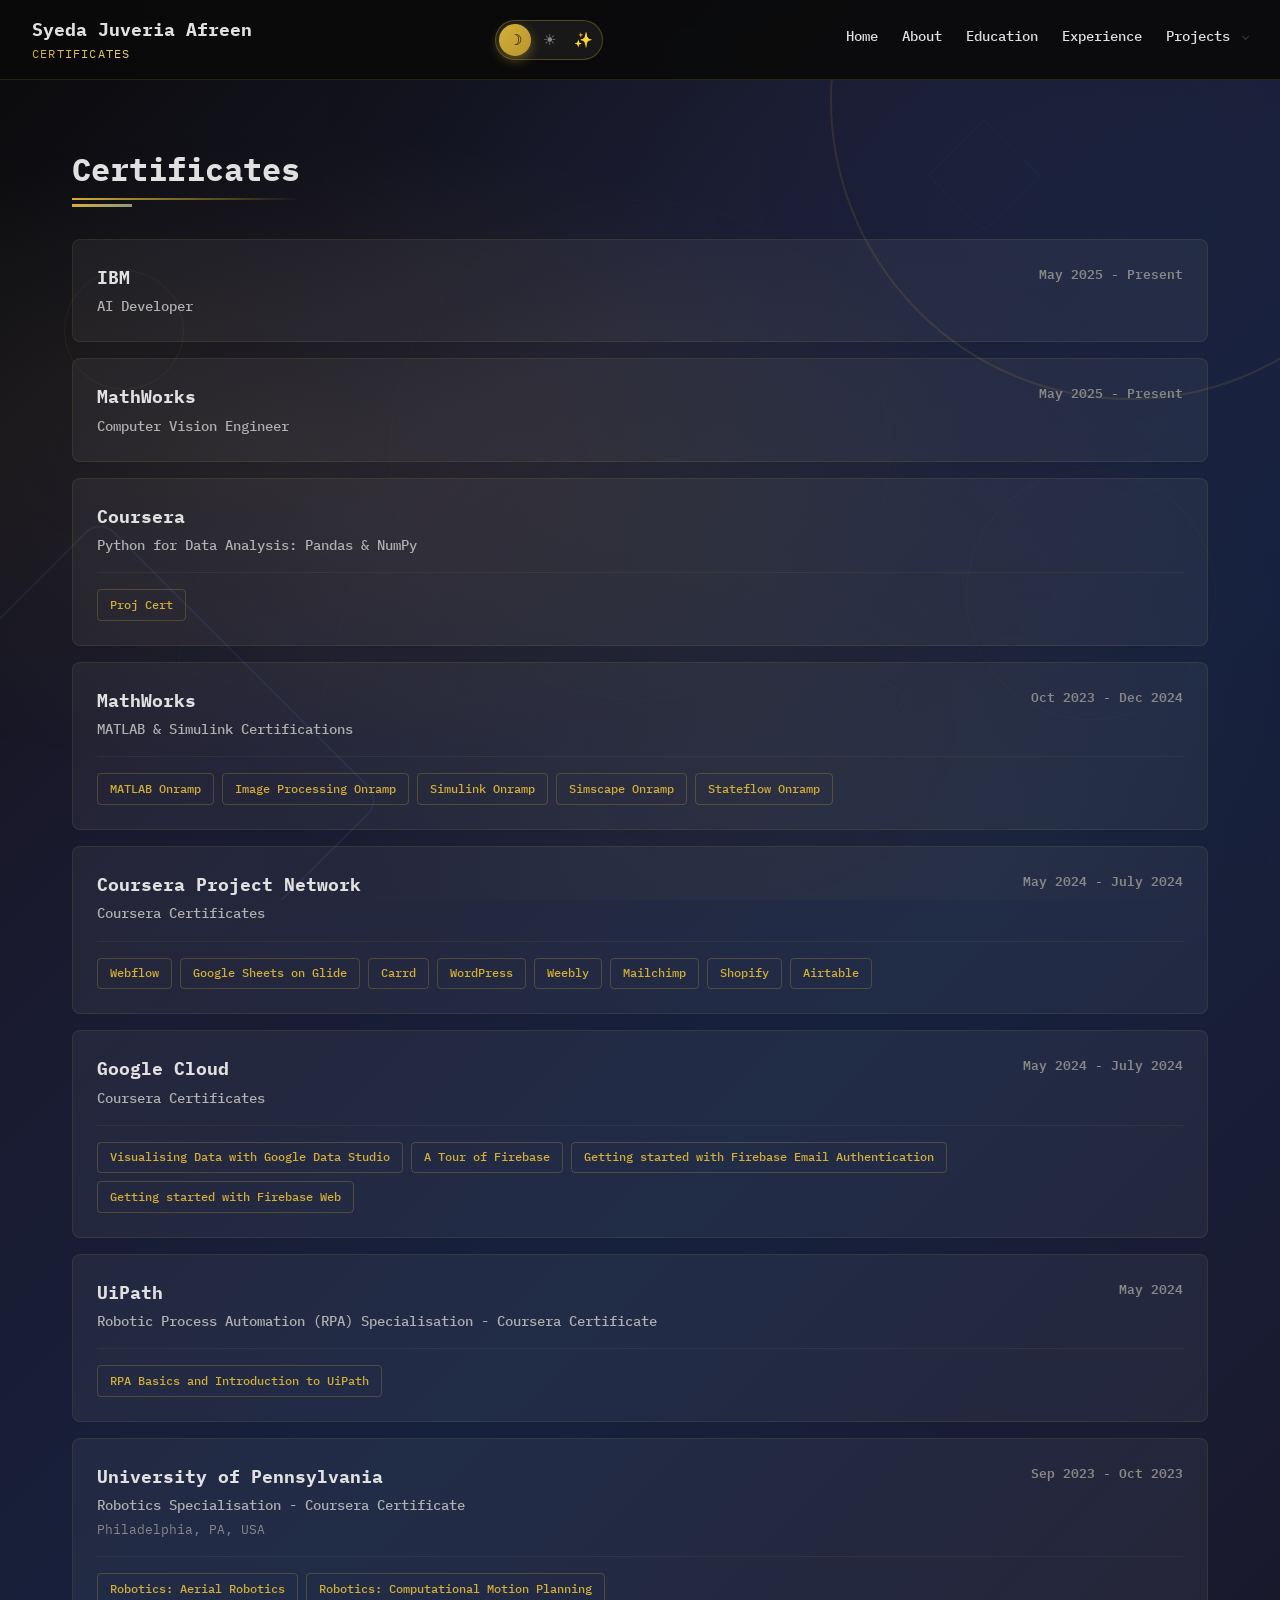
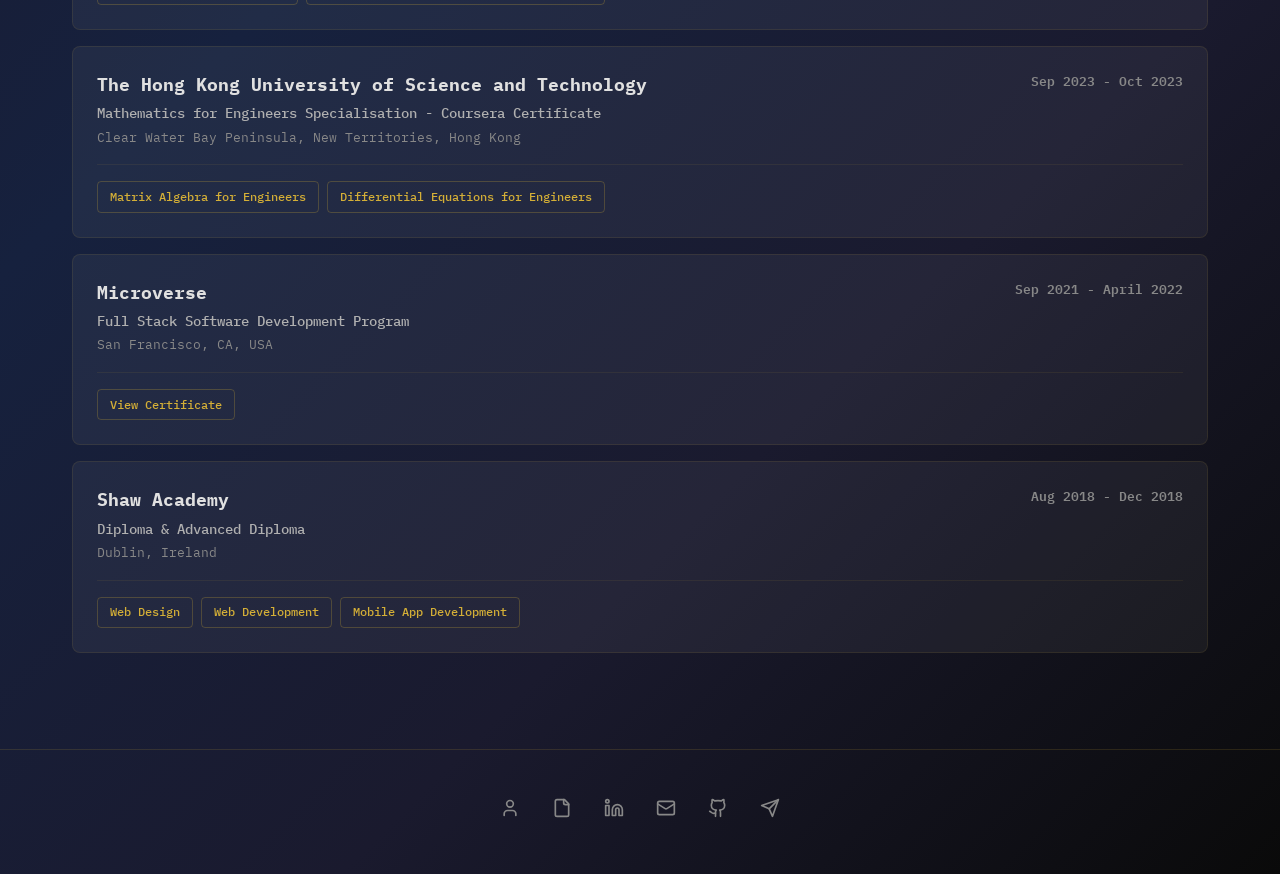
<file: pages/certificates.html>
<!DOCTYPE html>
<html lang="en">
<head>
    <meta charset="UTF-8">
    <meta name="viewport" content="width=device-width, initial-scale=1.0">
    <title>Certificates - Syeda Juveria Afreen</title>
    <meta name="description" content="Certificates and credentials of Syeda Juveria Afreen - IBM, MathWorks, Coursera, Google Cloud, UiPath, Microverse, Shaw Academy">
    <link rel="preconnect" href="https://fonts.googleapis.com">
    <link rel="preconnect" href="https://fonts.gstatic.com" crossorigin>
    <link href="https://fonts.googleapis.com/css2?family=IBM+Plex+Mono:wght@400;500;600;700&display=swap" rel="stylesheet">
    <script>
        // Apply the saved theme before first paint to avoid a flash
        try { var t = localStorage.getItem('sja-theme'); if (t && t !== 'dark') document.documentElement.setAttribute('data-theme', t); } catch (e) {}
    </script>
    <link rel="stylesheet" href="../assets/css/themes.css">
    <link rel="stylesheet" href="../assets/css/portfolio.css">
    <link rel="stylesheet" href="../assets/css/certificates.css">
    <link rel="stylesheet" href="../assets/css/animations.css">
</head>
<body>
    <div class="bg-decoration"></div>
    <div class="bg-shapes">
        <div class="bg-shape bg-shape--circle-sm"></div>
        <div class="bg-shape bg-shape--diamond"></div>
        <div class="bg-shape bg-shape--circle-md"></div>
        <div class="bg-shape bg-shape--square"></div>
        <div class="bg-shape bg-shape--circle-lg"></div>
        <div class="bg-shape bg-shape--hex"></div>
    </div>

    <!-- Navigation -->
    <nav class="navbar">
        <div class="nav-brand">
            <span class="nav-name">Syeda Juveria Afreen</span>
            <span class="nav-title">Certificates</span>
        </div>
        <button class="nav-toggle" aria-label="Toggle navigation">
            <span></span><span></span><span></span>
        </button>
        <ul class="nav-links">
            <li><a href="../index.html">Home</a></li>
            <li><a href="portfolio.html#home">About</a></li>
            <li><a href="portfolio.html#education">Education</a></li>
            <li><a href="portfolio.html#experience">Experience</a></li>
            <li class="nav-dropdown">
                <a href="#" class="dropdown-toggle">Projects <span class="arrow"></span></a>
                <ul class="dropdown-menu">
                    <li><a href="portfolio.html#code">Code</a></li>
                    <li><a href="portfolio.html#nocode">NoCode</a></li>
                    <li><a href="portfolio.html#games">Game</a></li>
                    <li><a href="portfolio.html#robo">AI / Robotics</a></li>
                    <li><a href="portfolio.html#articles">Articles</a></li>
                </ul>
            </li>
        </ul>
    </nav>

    <main>
        <section class="section">
            <div class="container">
                <h2>Certificates</h2>
                <div class="divider"></div>

                <!-- IBM -->
                <div class="cert-card">
                    <div class="cert-card-header">
                        <div>
                            <h3 class="cert-issuer">IBM</h3>
                            <p class="cert-title">AI Developer</p>
                        </div>
                        <span class="cert-date">May 2025 - Present</span>
                    </div>
                </div>

                <!-- MathWorks - Computer Vision -->
                <div class="cert-card">
                    <div class="cert-card-header">
                        <div>
                            <h3 class="cert-issuer">MathWorks</h3>
                            <p class="cert-title">Computer Vision Engineer</p>
                        </div>
                        <span class="cert-date">May 2025 - Present</span>
                    </div>
                </div>

                <!-- Python for Data Analysis -->
                <div class="cert-card">
                    <div class="cert-card-header">
                        <div>
                            <h3 class="cert-issuer">Coursera</h3>
                            <p class="cert-title">Python for Data Analysis: Pandas & NumPy</p>
                        </div>
                        <span class="cert-date"></span>
                    </div>
                    <div class="cert-links">
                        <a href="https://www.coursera.org/account/accomplishments/verify/JCMV3M9D21A6" class="cert-link" target="_blank" rel="noopener noreferrer">Proj Cert</a>
                    </div>
                </div>

                <!-- MathWorks - MATLAB -->
                <div class="cert-card">
                    <div class="cert-card-header">
                        <div>
                            <h3 class="cert-issuer">MathWorks</h3>
                            <p class="cert-title">MATLAB & Simulink Certifications</p>
                        </div>
                        <span class="cert-date">Oct 2023 - Dec 2024</span>
                    </div>
                    <div class="cert-links">
                        <a href="https://matlabacademy.mathworks.com/progress/share/certificate.html?id=c9a9ea4e-fca5-40a3-8f80-ff94a69a6945" class="cert-link" target="_blank" rel="noopener noreferrer">MATLAB Onramp</a>
                        <a href="https://matlabacademy.mathworks.com/progress/share/certificate.html?id=6235fe9c-0fba-4a25-974b-5c48658f1d16" class="cert-link" target="_blank" rel="noopener noreferrer">Image Processing Onramp</a>
                        <a href="https://matlabacademy.mathworks.com/progress/share/certificate.html?id=98c3a42c-5710-467c-8fb7-1099edabb10b" class="cert-link" target="_blank" rel="noopener noreferrer">Simulink Onramp</a>
                        <a href="https://matlabacademy.mathworks.com/progress/share/certificate.html?id=6b215e34-5650-4b3c-b038-7904105bcd9d" class="cert-link" target="_blank" rel="noopener noreferrer">Simscape Onramp</a>
                        <a href="https://matlabacademy.mathworks.com/progress/share/certificate.html?id=70090bf8-1f38-4c96-ad6f-8d2cf3f67024" class="cert-link" target="_blank" rel="noopener noreferrer">Stateflow Onramp</a>
                    </div>
                </div>

                <!-- Coursera Project Network -->
                <div class="cert-card">
                    <div class="cert-card-header">
                        <div>
                            <h3 class="cert-issuer">Coursera Project Network</h3>
                            <p class="cert-title">Coursera Certificates</p>
                        </div>
                        <span class="cert-date">May 2024 - July 2024</span>
                    </div>
                    <div class="cert-links">
                        <a href="https://www.coursera.org/account/accomplishments/verify/Z85RF3VHLE9H" class="cert-link" target="_blank" rel="noopener noreferrer">Webflow</a>
                        <a href="https://www.coursera.org/account/accomplishments/verify/DB4V5Q49LGM4" class="cert-link" target="_blank" rel="noopener noreferrer">Google Sheets on Glide</a>
                        <a href="https://www.coursera.org/account/accomplishments/verify/VPL86JB8ABLT" class="cert-link" target="_blank" rel="noopener noreferrer">Carrd</a>
                        <a href="https://www.coursera.org/account/accomplishments/verify/76FN4YAD9ZQJ" class="cert-link" target="_blank" rel="noopener noreferrer">WordPress</a>
                        <a href="https://www.coursera.org/account/accomplishments/verify/BEL342P459EJ" class="cert-link" target="_blank" rel="noopener noreferrer">Weebly</a>
                        <a href="https://www.coursera.org/account/accomplishments/verify/B58LFHEZ4GUH" class="cert-link" target="_blank" rel="noopener noreferrer">Mailchimp</a>
                        <a href="https://www.coursera.org/account/accomplishments/verify/BN35JEL5O6IO" class="cert-link" target="_blank" rel="noopener noreferrer">Shopify</a>
                        <a href="https://www.coursera.org/account/accomplishments/verify/ER0RP8B4RGKQ" class="cert-link" target="_blank" rel="noopener noreferrer">Airtable</a>
                    </div>
                </div>

                <!-- Google Cloud -->
                <div class="cert-card">
                    <div class="cert-card-header">
                        <div>
                            <h3 class="cert-issuer">Google Cloud</h3>
                            <p class="cert-title">Coursera Certificates</p>
                        </div>
                        <span class="cert-date">May 2024 - July 2024</span>
                    </div>
                    <div class="cert-links">
                        <a href="https://www.coursera.org/account/accomplishments/verify/Y5S5BLUJN7FZ" class="cert-link" target="_blank" rel="noopener noreferrer">Visualising Data with Google Data Studio</a>
                        <a href="https://coursera.org/share/bd4900414a2531f3130255a3d1abe7d4" class="cert-link" target="_blank" rel="noopener noreferrer">A Tour of Firebase</a>
                        <a href="https://coursera.org/share/29013b8f17d3b8d1d464dbd8af358861" class="cert-link" target="_blank" rel="noopener noreferrer">Getting started with Firebase Email Authentication</a>
                        <a href="https://coursera.org/share/f303afacfadae20df0eecef5fe86e4d4" class="cert-link" target="_blank" rel="noopener noreferrer">Getting started with Firebase Web</a>
                    </div>
                </div>

                <!-- UiPath -->
                <div class="cert-card">
                    <div class="cert-card-header">
                        <div>
                            <h3 class="cert-issuer">UiPath</h3>
                            <p class="cert-title">Robotic Process Automation (RPA) Specialisation - Coursera Certificate</p>
                        </div>
                        <span class="cert-date">May 2024</span>
                    </div>
                    <div class="cert-links">
                        <a href="https://www.coursera.org/account/accomplishments/verify/AH8GPF77MQ7R" class="cert-link" target="_blank" rel="noopener noreferrer">RPA Basics and Introduction to UiPath</a>
                    </div>
                </div>

                <!-- University of Pennsylvania -->
                <div class="cert-card">
                    <div class="cert-card-header">
                        <div>
                            <h3 class="cert-issuer">University of Pennsylvania</h3>
                            <p class="cert-title">Robotics Specialisation - Coursera Certificate</p>
                            <span class="cert-location">Philadelphia, PA, USA</span>
                        </div>
                        <span class="cert-date">Sep 2023 - Oct 2023</span>
                    </div>
                    <div class="cert-links">
                        <a href="https://coursera.org/share/29105645f6400a18a215f7ace1ae203a" class="cert-link" target="_blank" rel="noopener noreferrer">Robotics: Aerial Robotics</a>
                        <a href="https://www.coursera.org/account/accomplishments/verify/WE6K3KYHZH3B" class="cert-link" target="_blank" rel="noopener noreferrer">Robotics: Computational Motion Planning</a>
                    </div>
                </div>

                <!-- Hong Kong University -->
                <div class="cert-card">
                    <div class="cert-card-header">
                        <div>
                            <h3 class="cert-issuer">The Hong Kong University of Science and Technology</h3>
                            <p class="cert-title">Mathematics for Engineers Specialisation - Coursera Certificate</p>
                            <span class="cert-location">Clear Water Bay Peninsula, New Territories, Hong Kong</span>
                        </div>
                        <span class="cert-date">Sep 2023 - Oct 2023</span>
                    </div>
                    <div class="cert-links">
                        <a href="https://coursera.org/share/095dedc75f1bb8ecc084f50ebb617597" class="cert-link" target="_blank" rel="noopener noreferrer">Matrix Algebra for Engineers</a>
                        <a href="https://coursera.org/share/095dedc75f1bb8ecc084f50ebb617597" class="cert-link" target="_blank" rel="noopener noreferrer">Differential Equations for Engineers</a>
                    </div>
                </div>

                <!-- Microverse -->
                <div class="cert-card">
                    <div class="cert-card-header">
                        <div>
                            <h3 class="cert-issuer">Microverse</h3>
                            <p class="cert-title">Full Stack Software Development Program</p>
                            <span class="cert-location">San Francisco, CA, USA</span>
                        </div>
                        <span class="cert-date">Sep 2021 - April 2022</span>
                    </div>
                    <div class="cert-links">
                        <a href="https://pdf.credential.net/kyumug1j_1649616255792.pdf" class="cert-link" target="_blank" rel="noopener noreferrer">View Certificate</a>
                    </div>
                </div>

                <!-- Shaw Academy -->
                <div class="cert-card">
                    <div class="cert-card-header">
                        <div>
                            <h3 class="cert-issuer">Shaw Academy</h3>
                            <p class="cert-title">Diploma & Advanced Diploma</p>
                            <span class="cert-location">Dublin, Ireland</span>
                        </div>
                        <span class="cert-date">Aug 2018 - Dec 2018</span>
                    </div>
                    <div class="cert-links">
                        <a href="https://drive.google.com/file/d/1NfuavimYHwAu6wrausYwqftzeo85TToL/view?usp=drive_link" class="cert-link" target="_blank" rel="noopener noreferrer">Web Design</a>
                        <a href="https://drive.google.com/file/d/1iyvclzmLUqOHgPn3D4_n5biJuwsQAWpd/view?usp=drive_link" class="cert-link" target="_blank" rel="noopener noreferrer">Web Development</a>
                        <a href="https://drive.google.com/file/d/15u4doRdRYaIBN4cfbTAp0_aFum6Pofs0/view?usp=drive_link" class="cert-link" target="_blank" rel="noopener noreferrer">Mobile App Development</a>
                    </div>
                </div>
            </div>
        </section>
    </main>

    <!-- Footer -->
    <footer class="footer">
        <div class="container">
            <div class="footer-links">
                <a href="../index.html" aria-label="Home">
                    <svg xmlns="http://www.w3.org/2000/svg" width="20" height="20" viewBox="0 0 24 24" fill="none" stroke="currentColor" stroke-width="2" stroke-linecap="round" stroke-linejoin="round"><path d="M19 21v-2a4 4 0 0 0-4-4H9a4 4 0 0 0-4 4v2"/><circle cx="12" cy="7" r="4"/></svg>
                </a>
                <a href="https://docs.google.com/document/d/1aH5mMfoaXFs2d3dk-BotZlsRJq2oc7n4E5GPIQWvQVg/edit?usp=sharing" target="_blank" rel="noopener noreferrer" aria-label="CV">
                    <svg xmlns="http://www.w3.org/2000/svg" width="20" height="20" viewBox="0 0 24 24" fill="none" stroke="currentColor" stroke-width="2" stroke-linecap="round" stroke-linejoin="round"><path d="M15 2H6a2 2 0 0 0-2 2v16a2 2 0 0 0 2 2h12a2 2 0 0 0 2-2V7Z"/><path d="M14 2v4a2 2 0 0 0 2 2h4"/></svg>
                </a>
                <a href="https://www.linkedin.com/in/sja-thedude/" target="_blank" rel="noopener noreferrer" aria-label="LinkedIn">
                    <svg xmlns="http://www.w3.org/2000/svg" width="20" height="20" viewBox="0 0 24 24" fill="none" stroke="currentColor" stroke-width="2" stroke-linecap="round" stroke-linejoin="round"><path d="M16 8a6 6 0 0 1 6 6v7h-4v-7a2 2 0 0 0-2-2 2 2 0 0 0-2 2v7h-4v-7a6 6 0 0 1 6-6z"/><rect width="4" height="12" x="2" y="9"/><circle cx="4" cy="4" r="2"/></svg>
                </a>
                <a href="mailto:sja.affu765@gmail.com" aria-label="Email">
                    <svg xmlns="http://www.w3.org/2000/svg" width="20" height="20" viewBox="0 0 24 24" fill="none" stroke="currentColor" stroke-width="2" stroke-linecap="round" stroke-linejoin="round"><rect width="20" height="16" x="2" y="4" rx="2"/><path d="m22 7-8.97 5.7a1.94 1.94 0 0 1-2.06 0L2 7"/></svg>
                </a>
                <a href="https://github.com/sja-thedude" target="_blank" rel="noopener noreferrer" aria-label="GitHub">
                    <svg xmlns="http://www.w3.org/2000/svg" width="20" height="20" viewBox="0 0 24 24" fill="none" stroke="currentColor" stroke-width="2" stroke-linecap="round" stroke-linejoin="round"><path d="M15 22v-4a4.8 4.8 0 0 0-1-3.5c3 0 6-2 6-5.5.08-1.25-.27-2.48-1-3.5.28-1.15.28-2.35 0-3.5 0 0-1 0-3 1.5-2.64-.5-5.36-.5-8 0C6 2 5 2 5 2c-.3 1.15-.3 2.35 0 3.5A5.403 5.403 0 0 0 4 9c0 3.5 3 5.5 6 5.5-.39.49-.68 1.05-.85 1.65S8.93 17.38 9 18v4"/><path d="M9 18c-4.51 2-5-2-7-2"/></svg>
                </a>
                <a href="https://t.me/sjathedude" target="_blank" rel="noopener noreferrer" aria-label="Telegram">
                    <svg xmlns="http://www.w3.org/2000/svg" width="20" height="20" viewBox="0 0 24 24" fill="none" stroke="currentColor" stroke-width="2" stroke-linecap="round" stroke-linejoin="round"><path d="m22 2-7 20-4-9-9-4Z"/><path d="M22 2 11 13"/></svg>
                </a>
            </div>
        </div>
    </footer>

    <script src="../assets/js/theme.js" defer></script>
    <script src="../assets/js/animations.js" defer></script>
    <script>
        const navToggle = document.querySelector('.nav-toggle');
        const navLinks = document.querySelector('.nav-links');
        const dropdownToggle = document.querySelector('.dropdown-toggle');
        const navDropdown = document.querySelector('.nav-dropdown');

        navToggle.addEventListener('click', () => {
            navLinks.classList.toggle('active');
            navToggle.classList.toggle('active');
        });

        dropdownToggle.addEventListener('click', (e) => {
            e.preventDefault();
            navDropdown.classList.toggle('open');
        });

        document.querySelectorAll('.nav-links a:not(.dropdown-toggle)').forEach(link => {
            link.addEventListener('click', () => {
                navLinks.classList.remove('active');
                navToggle.classList.remove('active');
                navDropdown.classList.remove('open');
            });
        });
    </script>
</body>
</html>
</file>
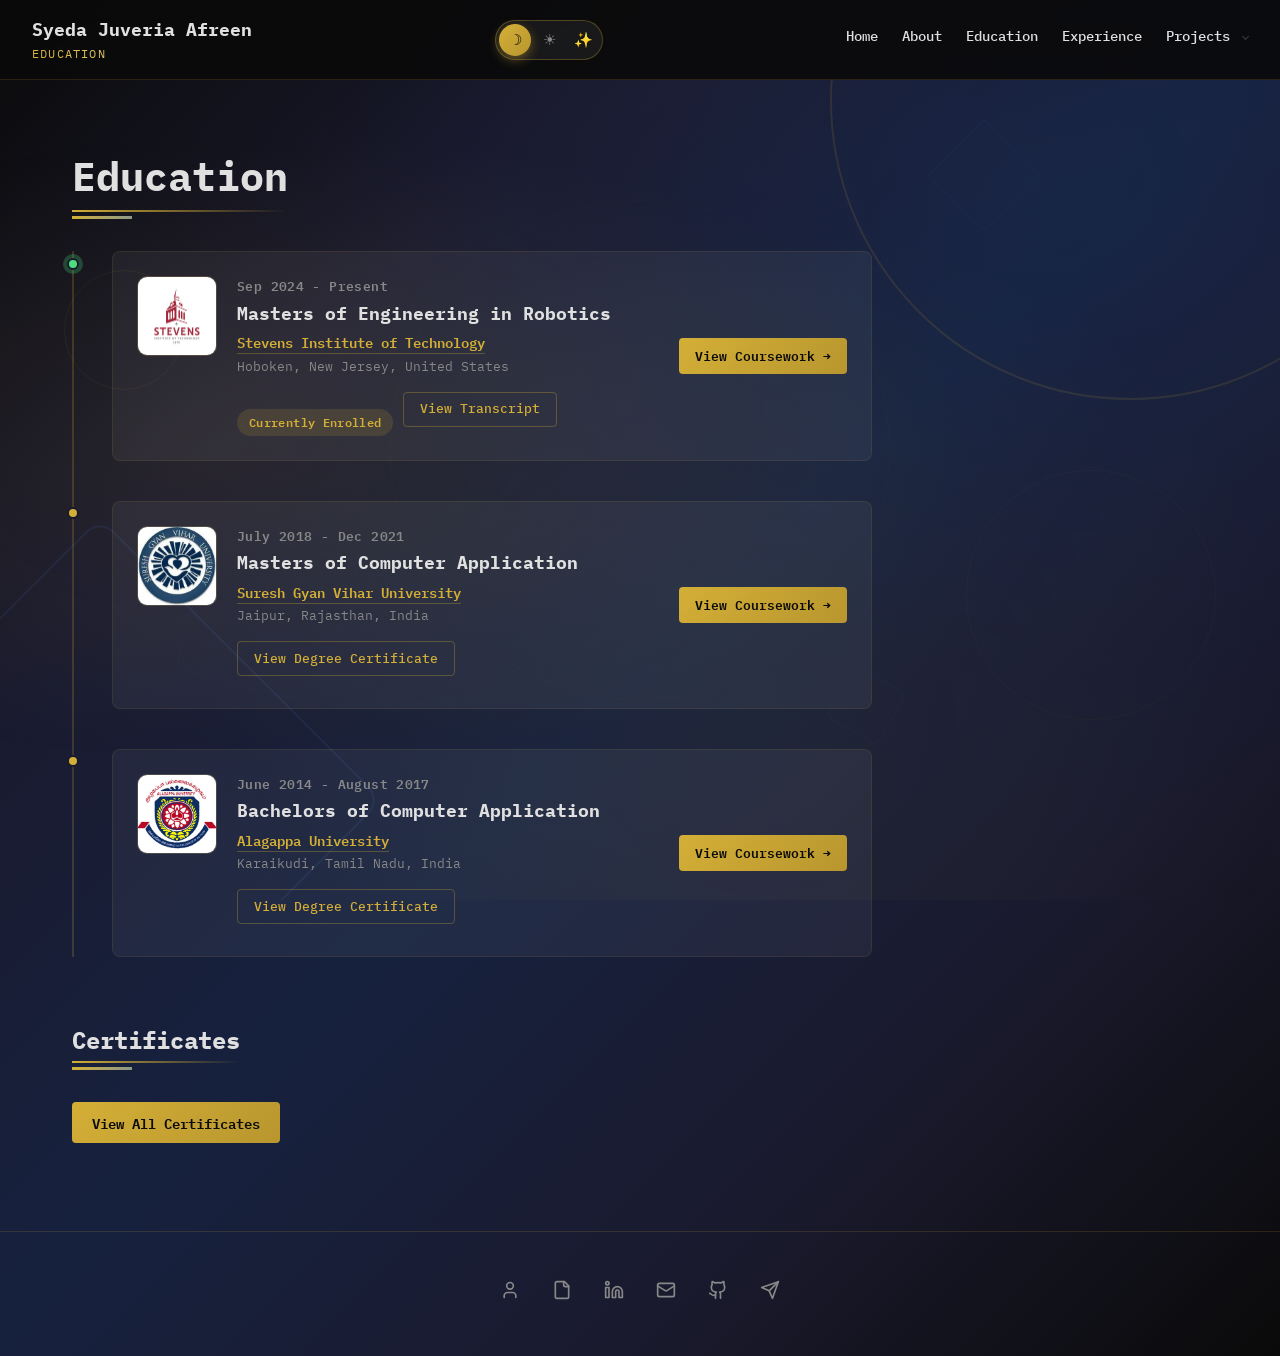
<file: pages/education.html>
<!DOCTYPE html>
<html lang="en">
<head>
    <meta charset="UTF-8">
    <meta name="viewport" content="width=device-width, initial-scale=1.0">
    <title>Education - Syeda Juveria Afreen</title>
    <meta name="description" content="Education background of Syeda Juveria Afreen - MEng Robotics, MCA, BCA">
    <link rel="preconnect" href="https://fonts.googleapis.com">
    <link rel="preconnect" href="https://fonts.gstatic.com" crossorigin>
    <link href="https://fonts.googleapis.com/css2?family=IBM+Plex+Mono:wght@400;500;600;700&display=swap" rel="stylesheet">
    <script>
        // Apply the saved theme before first paint to avoid a flash
        try { var t = localStorage.getItem('sja-theme'); if (t && t !== 'dark') document.documentElement.setAttribute('data-theme', t); } catch (e) {}
    </script>
    <link rel="stylesheet" href="../assets/css/themes.css">
    <link rel="stylesheet" href="../assets/css/portfolio.css">
    <link rel="stylesheet" href="../assets/css/pages.css">
    <link rel="stylesheet" href="../assets/css/animations.css">
    <link rel="stylesheet" href="../assets/css/modal.css">
</head>
<body>
    <div class="bg-decoration"></div>
    <div class="bg-shapes">
        <div class="bg-shape bg-shape--circle-sm"></div>
        <div class="bg-shape bg-shape--diamond"></div>
        <div class="bg-shape bg-shape--circle-md"></div>
        <div class="bg-shape bg-shape--square"></div>
        <div class="bg-shape bg-shape--circle-lg"></div>
        <div class="bg-shape bg-shape--hex"></div>
    </div>

    <!-- Navigation -->
    <nav class="navbar">
        <div class="nav-brand">
            <span class="nav-name">Syeda Juveria Afreen</span>
            <span class="nav-title">Education</span>
        </div>
        <button class="nav-toggle" aria-label="Toggle navigation">
            <span></span><span></span><span></span>
        </button>
        <ul class="nav-links">
            <li><a href="../index.html">Home</a></li>
            <li><a href="portfolio.html#home">About</a></li>
            <li><a href="portfolio.html#education">Education</a></li>
            <li><a href="portfolio.html#experience">Experience</a></li>
            <li class="nav-dropdown">
                <a href="#" class="dropdown-toggle">Projects <span class="arrow"></span></a>
                <ul class="dropdown-menu">
                    <li><a href="portfolio.html#code">Code</a></li>
                    <li><a href="portfolio.html#nocode">NoCode</a></li>
                    <li><a href="portfolio.html#games">Game</a></li>
                    <li><a href="portfolio.html#robo">AI / Robotics</a></li>
                    <li><a href="portfolio.html#articles">Articles</a></li>
                </ul>
            </li>
        </ul>
    </nav>

    <main>
        <section class="section">
            <div class="container">
                <h1>Education</h1>
                <div class="divider"></div>

                <div class="timeline">
                    <!-- MEng Robotics -->
                    <div class="timeline-item">
                        <div class="timeline-marker current"></div>
                        <div class="timeline-content">
                            <img src="../assets/images/education/stevens.jpg" alt="Stevens Institute of Technology logo" class="timeline-logo" width="80" height="80" loading="lazy" decoding="async">
                            <div class="timeline-text">
                                <span class="timeline-date">Sep 2024 - Present</span>
                                <h3>Masters of Engineering in Robotics</h3>
                                <a href="https://www.stevens.edu/" class="timeline-org" target="_blank" rel="noopener noreferrer">Stevens Institute of Technology</a>
                                <span class="timeline-location">Hoboken, New Jersey, United States</span>
                                <span class="timeline-status status-current">Currently Enrolled</span>
                                <a href="../assets/docs/meng-robotics-transcript.pdf" class="btn-outline btn-doc" data-doc-type="pdf" data-doc-title="MEng Robotics — Unofficial Transcript" target="_blank" rel="noopener noreferrer">View Transcript</a>
                            </div>
                            <button type="button" class="btn-details" data-role="stevens" data-group="education">View Coursework <span class="arrow" aria-hidden="true">&rarr;</span></button>
                        </div>
                    </div>

                    <!-- MCA -->
                    <div class="timeline-item">
                        <div class="timeline-marker"></div>
                        <div class="timeline-content">
                            <img src="../assets/images/education/sgvu.jpg" alt="Suresh Gyan Vihar University logo" class="timeline-logo" width="80" height="80" loading="lazy" decoding="async">
                            <div class="timeline-text">
                                <span class="timeline-date">July 2018 - Dec 2021</span>
                                <h3>Masters of Computer Application</h3>
                                <a href="https://www.gyanvihar.org/" class="timeline-org" target="_blank" rel="noopener noreferrer">Suresh Gyan Vihar University</a>
                                <span class="timeline-location">Jaipur, Rajasthan, India</span>
                                <a href="../assets/images/education/mca-certificate.jpeg" class="btn-outline btn-doc" data-doc-type="image" data-doc-title="Master of Computer Applications — Degree Certificate" target="_blank" rel="noopener noreferrer">View Degree Certificate</a>
                            </div>
                            <button type="button" class="btn-details" data-role="sgvu" data-group="education">View Coursework <span class="arrow" aria-hidden="true">&rarr;</span></button>
                        </div>
                    </div>

                    <!-- BCA -->
                    <div class="timeline-item">
                        <div class="timeline-marker"></div>
                        <div class="timeline-content">
                            <img src="../assets/images/education/alagappa.jpg" alt="Alagappa University logo" class="timeline-logo" width="80" height="80" loading="lazy" decoding="async">
                            <div class="timeline-text">
                                <span class="timeline-date">June 2014 - August 2017</span>
                                <h3>Bachelors of Computer Application</h3>
                                <a href="https://www.alagappauniversity.ac.in/homepage" class="timeline-org" target="_blank" rel="noopener noreferrer">Alagappa University</a>
                                <span class="timeline-location">Karaikudi, Tamil Nadu, India</span>
                                <a href="../assets/images/education/bca-certificate.jpeg" class="btn-outline btn-doc" data-doc-type="image" data-doc-title="Bachelor of Computer Applications — Degree Certificate" target="_blank" rel="noopener noreferrer">View Degree Certificate</a>
                            </div>
                            <button type="button" class="btn-details" data-role="alagappa" data-group="education">View Coursework <span class="arrow" aria-hidden="true">&rarr;</span></button>
                        </div>
                    </div>
                </div>

                <!-- Certificates -->
                <div class="certificates-section">
                    <h2>Certificates</h2>
                    <div class="divider"></div>
                    <a href="certificates.html" class="btn-primary">View All Certificates</a>
                </div>
            </div>
        </section>
    </main>

    <!-- Footer -->
    <footer class="footer">
        <div class="container">
            <div class="footer-links">
                <a href="../index.html" aria-label="Home">
                    <svg xmlns="http://www.w3.org/2000/svg" width="20" height="20" viewBox="0 0 24 24" fill="none" stroke="currentColor" stroke-width="2" stroke-linecap="round" stroke-linejoin="round"><path d="M19 21v-2a4 4 0 0 0-4-4H9a4 4 0 0 0-4 4v2"/><circle cx="12" cy="7" r="4"/></svg>
                </a>
                <a href="https://docs.google.com/document/d/1aH5mMfoaXFs2d3dk-BotZlsRJq2oc7n4E5GPIQWvQVg/edit?usp=sharing" target="_blank" rel="noopener noreferrer" aria-label="CV">
                    <svg xmlns="http://www.w3.org/2000/svg" width="20" height="20" viewBox="0 0 24 24" fill="none" stroke="currentColor" stroke-width="2" stroke-linecap="round" stroke-linejoin="round"><path d="M15 2H6a2 2 0 0 0-2 2v16a2 2 0 0 0 2 2h12a2 2 0 0 0 2-2V7Z"/><path d="M14 2v4a2 2 0 0 0 2 2h4"/></svg>
                </a>
                <a href="https://www.linkedin.com/in/sja-thedude/" target="_blank" rel="noopener noreferrer" aria-label="LinkedIn">
                    <svg xmlns="http://www.w3.org/2000/svg" width="20" height="20" viewBox="0 0 24 24" fill="none" stroke="currentColor" stroke-width="2" stroke-linecap="round" stroke-linejoin="round"><path d="M16 8a6 6 0 0 1 6 6v7h-4v-7a2 2 0 0 0-2-2 2 2 0 0 0-2 2v7h-4v-7a6 6 0 0 1 6-6z"/><rect width="4" height="12" x="2" y="9"/><circle cx="4" cy="4" r="2"/></svg>
                </a>
                <a href="mailto:sja.affu765@gmail.com" aria-label="Email">
                    <svg xmlns="http://www.w3.org/2000/svg" width="20" height="20" viewBox="0 0 24 24" fill="none" stroke="currentColor" stroke-width="2" stroke-linecap="round" stroke-linejoin="round"><rect width="20" height="16" x="2" y="4" rx="2"/><path d="m22 7-8.97 5.7a1.94 1.94 0 0 1-2.06 0L2 7"/></svg>
                </a>
                <a href="https://github.com/sja-thedude" target="_blank" rel="noopener noreferrer" aria-label="GitHub">
                    <svg xmlns="http://www.w3.org/2000/svg" width="20" height="20" viewBox="0 0 24 24" fill="none" stroke="currentColor" stroke-width="2" stroke-linecap="round" stroke-linejoin="round"><path d="M15 22v-4a4.8 4.8 0 0 0-1-3.5c3 0 6-2 6-5.5.08-1.25-.27-2.48-1-3.5.28-1.15.28-2.35 0-3.5 0 0-1 0-3 1.5-2.64-.5-5.36-.5-8 0C6 2 5 2 5 2c-.3 1.15-.3 2.35 0 3.5A5.403 5.403 0 0 0 4 9c0 3.5 3 5.5 6 5.5-.39.49-.68 1.05-.85 1.65S8.93 17.38 9 18v4"/><path d="M9 18c-4.51 2-5-2-7-2"/></svg>
                </a>
                <a href="https://t.me/sjathedude" target="_blank" rel="noopener noreferrer" aria-label="Telegram">
                    <svg xmlns="http://www.w3.org/2000/svg" width="20" height="20" viewBox="0 0 24 24" fill="none" stroke="currentColor" stroke-width="2" stroke-linecap="round" stroke-linejoin="round"><path d="m22 2-7 20-4-9-9-4Z"/><path d="M22 2 11 13"/></svg>
                </a>
            </div>
        </div>
    </footer>

    <script src="../assets/js/theme.js" defer></script>
    <script src="../assets/js/animations.js" defer></script>
    <script src="../assets/js/experience-data.js" defer></script>
    <script src="../assets/js/experience-modal.js" defer></script>
    <script>
        const navToggle = document.querySelector('.nav-toggle');
        const navLinks = document.querySelector('.nav-links');
        const dropdownToggle = document.querySelector('.dropdown-toggle');
        const navDropdown = document.querySelector('.nav-dropdown');

        navToggle.addEventListener('click', () => {
            navLinks.classList.toggle('active');
            navToggle.classList.toggle('active');
        });

        dropdownToggle.addEventListener('click', (e) => {
            e.preventDefault();
            navDropdown.classList.toggle('open');
        });

        document.querySelectorAll('.nav-links a:not(.dropdown-toggle)').forEach(link => {
            link.addEventListener('click', () => {
                navLinks.classList.remove('active');
                navToggle.classList.remove('active');
                navDropdown.classList.remove('open');
            });
        });
    </script>
</body>
</html>
</file>
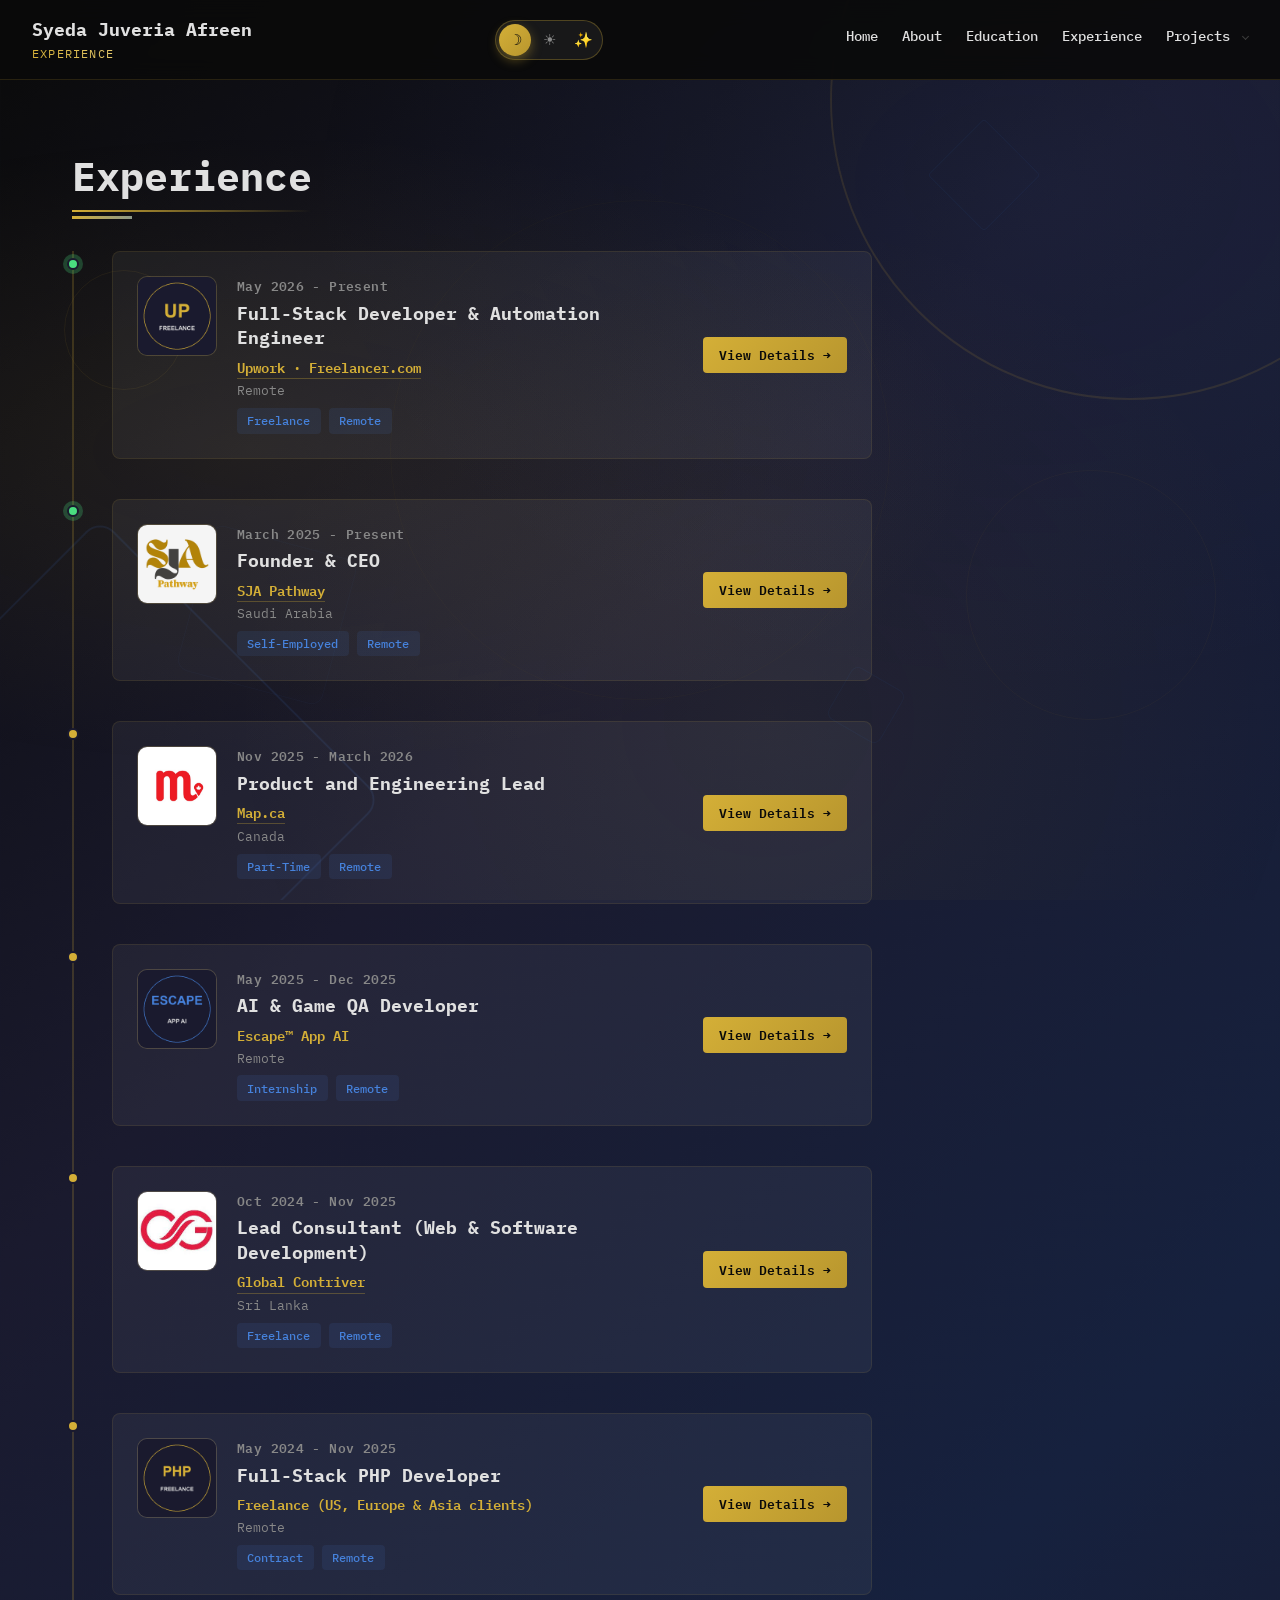
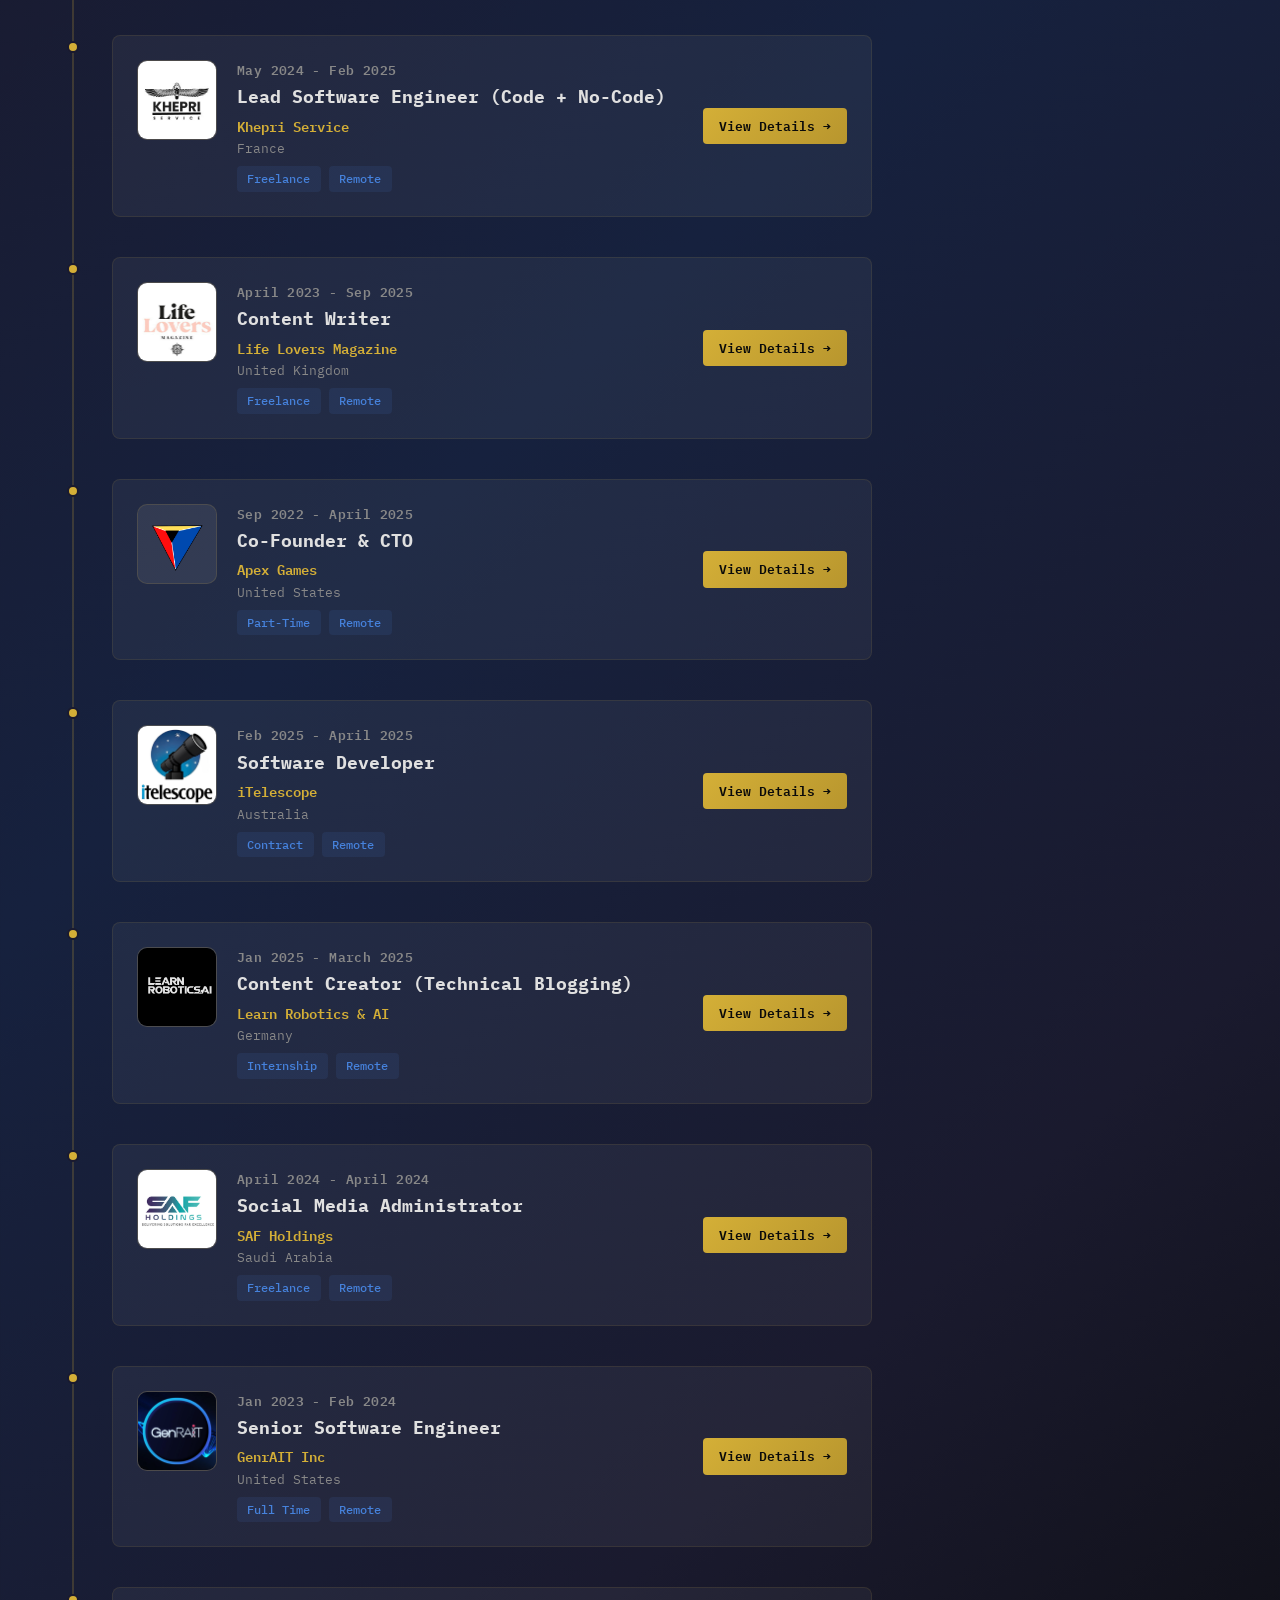
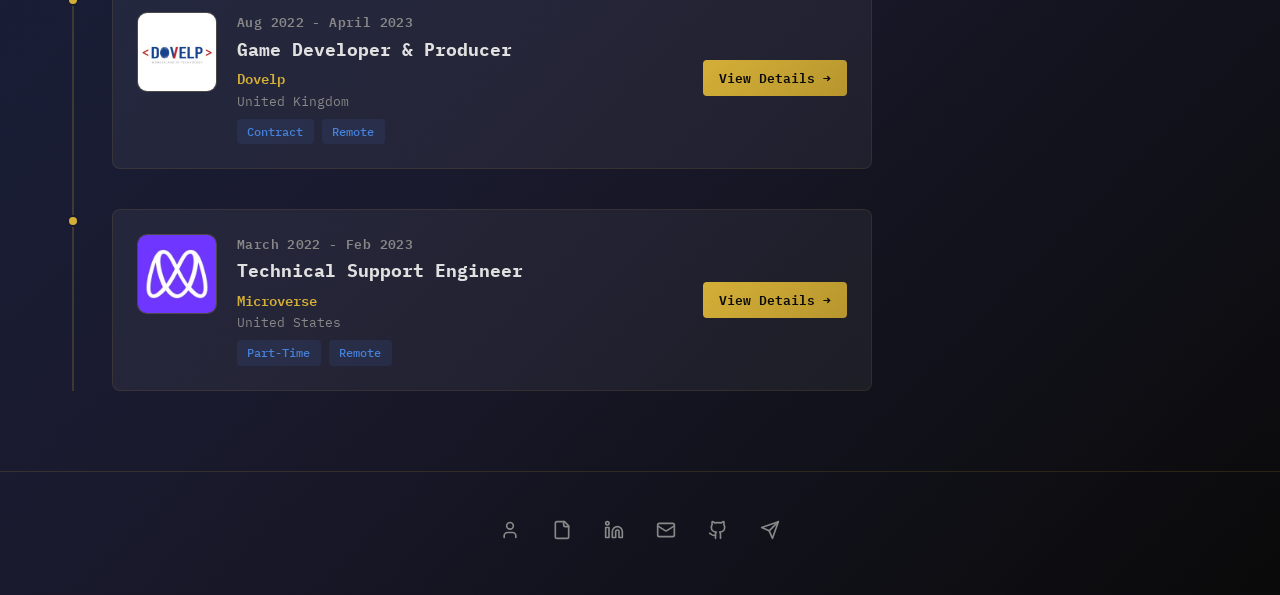
<file: pages/experience.html>
<!DOCTYPE html>
<html lang="en">
<head>
    <meta charset="UTF-8">
    <meta name="viewport" content="width=device-width, initial-scale=1.0">
    <title>Experience - Syeda Juveria Afreen</title>
    <meta name="description" content="Professional experience of Syeda Juveria Afreen - CEO, CTO, Software Engineer, Game Developer">
    <link rel="preconnect" href="https://fonts.googleapis.com">
    <link rel="preconnect" href="https://fonts.gstatic.com" crossorigin>
    <link href="https://fonts.googleapis.com/css2?family=IBM+Plex+Mono:wght@400;500;600;700&display=swap" rel="stylesheet">
    <script>
        // Apply the saved theme before first paint to avoid a flash
        try { var t = localStorage.getItem('sja-theme'); if (t && t !== 'dark') document.documentElement.setAttribute('data-theme', t); } catch (e) {}
    </script>
    <link rel="stylesheet" href="../assets/css/themes.css">
    <link rel="stylesheet" href="../assets/css/portfolio.css">
    <link rel="stylesheet" href="../assets/css/pages.css">
    <link rel="stylesheet" href="../assets/css/animations.css">
    <link rel="stylesheet" href="../assets/css/modal.css">
</head>
<body>
    <div class="bg-decoration"></div>
    <div class="bg-shapes">
        <div class="bg-shape bg-shape--circle-sm"></div>
        <div class="bg-shape bg-shape--diamond"></div>
        <div class="bg-shape bg-shape--circle-md"></div>
        <div class="bg-shape bg-shape--square"></div>
        <div class="bg-shape bg-shape--circle-lg"></div>
        <div class="bg-shape bg-shape--hex"></div>
    </div>

    <!-- Navigation -->
    <nav class="navbar">
        <div class="nav-brand">
            <span class="nav-name">Syeda Juveria Afreen</span>
            <span class="nav-title">Experience</span>
        </div>
        <button class="nav-toggle" aria-label="Toggle navigation">
            <span></span><span></span><span></span>
        </button>
        <ul class="nav-links">
            <li><a href="../index.html">Home</a></li>
            <li><a href="portfolio.html#home">About</a></li>
            <li><a href="portfolio.html#education">Education</a></li>
            <li><a href="portfolio.html#experience">Experience</a></li>
            <li class="nav-dropdown">
                <a href="#" class="dropdown-toggle">Projects <span class="arrow"></span></a>
                <ul class="dropdown-menu">
                    <li><a href="portfolio.html#code">Code</a></li>
                    <li><a href="portfolio.html#nocode">NoCode</a></li>
                    <li><a href="portfolio.html#games">Game</a></li>
                    <li><a href="portfolio.html#robo">AI / Robotics</a></li>
                    <li><a href="portfolio.html#articles">Articles</a></li>
                </ul>
            </li>
        </ul>
    </nav>

    <main>
        <section class="section">
            <div class="container">
                <h1>Experience</h1>
                <div class="divider"></div>

                <div class="timeline">
                    <div class="timeline-item">
                        <div class="timeline-marker current"></div>
                        <div class="timeline-content">
                            <img src="../assets/images/experience/freelance.png" alt="Freelance logo" class="timeline-logo" width="80" height="80" loading="lazy" decoding="async">
                            <div class="timeline-text">
                                <span class="timeline-date">May 2026 - Present</span>
                                <h3>Full-Stack Developer &amp; Automation Engineer</h3>
                                <a href="https://www.upwork.com/" class="timeline-org" target="_blank" rel="noopener noreferrer">Upwork · Freelancer.com</a>
                                <span class="timeline-location">Remote</span>
                                <div class="timeline-tags">
                                    <span class="tag">Freelance</span>
                                    <span class="tag">Remote</span>
                                </div>
                            </div>
                            <button type="button" class="btn-details" data-role="upwork" data-group="experience">View Details <span class="arrow" aria-hidden="true">&rarr;</span></button>
                        </div>
                    </div>
                    <!-- SJA Pathway -->
                    <div class="timeline-item">
                        <div class="timeline-marker current"></div>
                        <div class="timeline-content">
                            <img src="../assets/images/experience/sjapathway.png" alt="SJA Pathway logo" class="timeline-logo" width="80" height="80" loading="lazy" decoding="async">
                            <div class="timeline-text">
                                <span class="timeline-date">March 2025 - Present</span>
                                <h3>Founder & CEO</h3>
                                <a href="https://sjapathway.com/" class="timeline-org" target="_blank" rel="noopener noreferrer">SJA Pathway</a>
                                <span class="timeline-location">Saudi Arabia</span>
                                <div class="timeline-tags">
                                    <span class="tag">Self-Employed</span>
                                    <span class="tag">Remote</span>
                                </div>
                            </div>
                            <button type="button" class="btn-details" data-role="sjapathway" data-group="experience">View Details <span class="arrow" aria-hidden="true">&rarr;</span></button>
                        </div>
                    </div>

                    <!-- Map.ca -->
                    <div class="timeline-item">
                        <div class="timeline-marker"></div>
                        <div class="timeline-content">
                            <img src="../assets/images/experience/map-ca.jpeg" alt="Map.ca logo" class="timeline-logo" width="80" height="80" loading="lazy" decoding="async">
                            <div class="timeline-text">
                                <span class="timeline-date">Nov 2025 - March 2026</span>
                                <h3>Product and Engineering Lead</h3>
                                <a href="https://map.ca" class="timeline-org" target="_blank" rel="noopener noreferrer">Map.ca</a>
                                <span class="timeline-location">Canada</span>
                                <div class="timeline-tags">
                                    <span class="tag">Part-Time</span>
                                    <span class="tag">Remote</span>
                                </div>
                            </div>
                            <button type="button" class="btn-details" data-role="mapca" data-group="experience">View Details <span class="arrow" aria-hidden="true">&rarr;</span></button>
                        </div>
                    </div>
                    <div class="timeline-item">
                        <div class="timeline-marker"></div>
                        <div class="timeline-content">
                            <img src="../assets/images/experience/escape-app-ai.png" alt="Escape App AI logo" class="timeline-logo" width="80" height="80" loading="lazy" decoding="async">
                            <div class="timeline-text">
                                <span class="timeline-date">May 2025 - Dec 2025</span>
                                <h3>AI &amp; Game QA Developer</h3>
                                <span class="timeline-org-text">Escape™ App AI</span>
                                <span class="timeline-location">Remote</span>
                                <div class="timeline-tags">
                                    <span class="tag">Internship</span>
                                    <span class="tag">Remote</span>
                                </div>
                            </div>
                            <button type="button" class="btn-details" data-role="escape" data-group="experience">View Details <span class="arrow" aria-hidden="true">&rarr;</span></button>
                        </div>
                    </div>

                    <!-- Global Contriver -->
                    <div class="timeline-item">
                        <div class="timeline-marker"></div>
                        <div class="timeline-content">
                            <img src="../assets/images/experience/globalcontriver.jpg" alt="Global Contriver logo" class="timeline-logo" width="80" height="80" loading="lazy" decoding="async">
                            <div class="timeline-text">
                                <span class="timeline-date">Oct 2024 - Nov 2025</span>
                                <h3>Lead Consultant (Web & Software Development)</h3>
                                <a href="https://globalcontriver.com/" class="timeline-org" target="_blank" rel="noopener noreferrer">Global Contriver</a>
                                <span class="timeline-location">Sri Lanka</span>
                                <div class="timeline-tags">
                                    <span class="tag">Freelance</span>
                                    <span class="tag">Remote</span>
                                </div>
                            </div>
                            <button type="button" class="btn-details" data-role="globalcontriver" data-group="experience">View Details <span class="arrow" aria-hidden="true">&rarr;</span></button>
                        </div>
                    </div>
                    <div class="timeline-item">
                        <div class="timeline-marker"></div>
                        <div class="timeline-content">
                            <img src="../assets/images/experience/freelance-php.png" alt="Freelance logo" class="timeline-logo" width="80" height="80" loading="lazy" decoding="async">
                            <div class="timeline-text">
                                <span class="timeline-date">May 2024 - Nov 2025</span>
                                <h3>Full-Stack PHP Developer</h3>
                                <span class="timeline-org-text">Freelance (US, Europe &amp; Asia clients)</span>
                                <span class="timeline-location">Remote</span>
                                <div class="timeline-tags">
                                    <span class="tag">Contract</span>
                                    <span class="tag">Remote</span>
                                </div>
                            </div>
                            <button type="button" class="btn-details" data-role="freelancephp" data-group="experience">View Details <span class="arrow" aria-hidden="true">&rarr;</span></button>
                        </div>
                    </div>

                    <!-- Khepri Service -->
                    <div class="timeline-item">
                        <div class="timeline-marker"></div>
                        <div class="timeline-content">
                            <img src="../assets/images/experience/khepriservice.jpg" alt="Khepri Service logo" class="timeline-logo" width="80" height="80" loading="lazy" decoding="async">
                            <div class="timeline-text">
                                <span class="timeline-date">May 2024 - Feb 2025</span>
                                <h3>Lead Software Engineer (Code + No-Code)</h3>
                                <span class="timeline-org-text">Khepri Service</span>
                                <span class="timeline-location">France</span>
                                <div class="timeline-tags">
                                    <span class="tag">Freelance</span>
                                    <span class="tag">Remote</span>
                                </div>
                            </div>
                            <button type="button" class="btn-details" data-role="khepri" data-group="experience">View Details <span class="arrow" aria-hidden="true">&rarr;</span></button>
                        </div>
                    </div>

                    <!-- Life Lovers Magazine -->
                    <div class="timeline-item">
                        <div class="timeline-marker"></div>
                        <div class="timeline-content">
                            <img src="../assets/images/experience/lifeloversmagazine.jpg" alt="Life Lovers Magazine logo" class="timeline-logo" width="80" height="80" loading="lazy" decoding="async">
                            <div class="timeline-text">
                                <span class="timeline-date">April 2023 - Sep 2025</span>
                                <h3>Content Writer</h3>
                                <span class="timeline-org-text">Life Lovers Magazine</span>
                                <span class="timeline-location">United Kingdom</span>
                                <div class="timeline-tags">
                                    <span class="tag">Freelance</span>
                                    <span class="tag">Remote</span>
                                </div>
                            </div>
                            <button type="button" class="btn-details" data-role="lifelovers" data-group="experience">View Details <span class="arrow" aria-hidden="true">&rarr;</span></button>
                        </div>
                    </div>

                    <!-- Apex Games -->
                    <div class="timeline-item">
                        <div class="timeline-marker"></div>
                        <div class="timeline-content">
                            <img src="../assets/images/experience/apexgames.png" alt="Apex Games logo" class="timeline-logo" width="80" height="80" loading="lazy" decoding="async">
                            <div class="timeline-text">
                                <span class="timeline-date">Sep 2022 - April 2025</span>
                                <h3>Co-Founder & CTO</h3>
                                <span class="timeline-org-text">Apex Games</span>
                                <span class="timeline-location">United States</span>
                                <div class="timeline-tags">
                                    <span class="tag">Part-Time</span>
                                    <span class="tag">Remote</span>
                                </div>
                            </div>
                            <button type="button" class="btn-details" data-role="apexgames" data-group="experience">View Details <span class="arrow" aria-hidden="true">&rarr;</span></button>
                        </div>
                    </div>

                    <!-- iTelescope -->
                    <div class="timeline-item">
                        <div class="timeline-marker"></div>
                        <div class="timeline-content">
                            <img src="../assets/images/experience/itelescope.jpg" alt="iTelescope logo" class="timeline-logo" width="80" height="80" loading="lazy" decoding="async">
                            <div class="timeline-text">
                                <span class="timeline-date">Feb 2025 - April 2025</span>
                                <h3>Software Developer</h3>
                                <span class="timeline-org-text">iTelescope</span>
                                <span class="timeline-location">Australia</span>
                                <div class="timeline-tags">
                                    <span class="tag">Contract</span>
                                    <span class="tag">Remote</span>
                                </div>
                            </div>
                            <button type="button" class="btn-details" data-role="itelescope" data-group="experience">View Details <span class="arrow" aria-hidden="true">&rarr;</span></button>
                        </div>
                    </div>

                    <!-- Learn Robotics & AI -->
                    <div class="timeline-item">
                        <div class="timeline-marker"></div>
                        <div class="timeline-content">
                            <img src="../assets/images/experience/learnroboticsandai.jpg" alt="Learn Robotics & AI logo" class="timeline-logo" width="80" height="80" loading="lazy" decoding="async">
                            <div class="timeline-text">
                                <span class="timeline-date">Jan 2025 - March 2025</span>
                                <h3>Content Creator (Technical Blogging)</h3>
                                <span class="timeline-org-text">Learn Robotics & AI</span>
                                <span class="timeline-location">Germany</span>
                                <div class="timeline-tags">
                                    <span class="tag">Internship</span>
                                    <span class="tag">Remote</span>
                                </div>
                            </div>
                            <button type="button" class="btn-details" data-role="learnrobotics" data-group="experience">View Details <span class="arrow" aria-hidden="true">&rarr;</span></button>
                        </div>
                    </div>

                    <!-- SAF Holdings -->
                    <div class="timeline-item">
                        <div class="timeline-marker"></div>
                        <div class="timeline-content">
                            <img src="../assets/images/experience/safholdings.jpg" alt="SAF Holdings logo" class="timeline-logo" width="80" height="80" loading="lazy" decoding="async">
                            <div class="timeline-text">
                                <span class="timeline-date">April 2024 - April 2024</span>
                                <h3>Social Media Administrator</h3>
                                <span class="timeline-org-text">SAF Holdings</span>
                                <span class="timeline-location">Saudi Arabia</span>
                                <div class="timeline-tags">
                                    <span class="tag">Freelance</span>
                                    <span class="tag">Remote</span>
                                </div>
                            </div>
                            <button type="button" class="btn-details" data-role="safholdings" data-group="experience">View Details <span class="arrow" aria-hidden="true">&rarr;</span></button>
                        </div>
                    </div>

                    <!-- GenrAIT Inc -->
                    <div class="timeline-item">
                        <div class="timeline-marker"></div>
                        <div class="timeline-content">
                            <img src="../assets/images/experience/genrait.jpg" alt="GenrAIT Inc logo" class="timeline-logo" width="80" height="80" loading="lazy" decoding="async">
                            <div class="timeline-text">
                                <span class="timeline-date">Jan 2023 - Feb 2024</span>
                                <h3>Senior Software Engineer</h3>
                                <span class="timeline-org-text">GenrAIT Inc</span>
                                <span class="timeline-location">United States</span>
                                <div class="timeline-tags">
                                    <span class="tag">Full Time</span>
                                    <span class="tag">Remote</span>
                                </div>
                            </div>
                            <button type="button" class="btn-details" data-role="genrait" data-group="experience">View Details <span class="arrow" aria-hidden="true">&rarr;</span></button>
                        </div>
                    </div>

                    <!-- Dovelp -->
                    <div class="timeline-item">
                        <div class="timeline-marker"></div>
                        <div class="timeline-content">
                            <img src="../assets/images/experience/dovelp.jpg" alt="Dovelp logo" class="timeline-logo" width="80" height="80" loading="lazy" decoding="async">
                            <div class="timeline-text">
                                <span class="timeline-date">Aug 2022 - April 2023</span>
                                <h3>Game Developer & Producer</h3>
                                <span class="timeline-org-text">Dovelp</span>
                                <span class="timeline-location">United Kingdom</span>
                                <div class="timeline-tags">
                                    <span class="tag">Contract</span>
                                    <span class="tag">Remote</span>
                                </div>
                            </div>
                            <button type="button" class="btn-details" data-role="dovelp" data-group="experience">View Details <span class="arrow" aria-hidden="true">&rarr;</span></button>
                        </div>
                    </div>

                    <!-- Microverse -->
                    <div class="timeline-item">
                        <div class="timeline-marker"></div>
                        <div class="timeline-content">
                            <img src="../assets/images/experience/microverse.jpg" alt="Microverse logo" class="timeline-logo" width="80" height="80" loading="lazy" decoding="async">
                            <div class="timeline-text">
                                <span class="timeline-date">March 2022 - Feb 2023</span>
                                <h3>Technical Support Engineer</h3>
                                <span class="timeline-org-text">Microverse</span>
                                <span class="timeline-location">United States</span>
                                <div class="timeline-tags">
                                    <span class="tag">Part-Time</span>
                                    <span class="tag">Remote</span>
                                </div>
                            </div>
                            <button type="button" class="btn-details" data-role="microverse" data-group="experience">View Details <span class="arrow" aria-hidden="true">&rarr;</span></button>
                        </div>
                    </div>
                </div>
            </div>
        </section>
    </main>

    <!-- Footer -->
    <footer class="footer">
        <div class="container">
            <div class="footer-links">
                <a href="../index.html" aria-label="Home">
                    <svg xmlns="http://www.w3.org/2000/svg" width="20" height="20" viewBox="0 0 24 24" fill="none" stroke="currentColor" stroke-width="2" stroke-linecap="round" stroke-linejoin="round"><path d="M19 21v-2a4 4 0 0 0-4-4H9a4 4 0 0 0-4 4v2"/><circle cx="12" cy="7" r="4"/></svg>
                </a>
                <a href="https://docs.google.com/document/d/1aH5mMfoaXFs2d3dk-BotZlsRJq2oc7n4E5GPIQWvQVg/edit?usp=sharing" target="_blank" rel="noopener noreferrer" aria-label="CV">
                    <svg xmlns="http://www.w3.org/2000/svg" width="20" height="20" viewBox="0 0 24 24" fill="none" stroke="currentColor" stroke-width="2" stroke-linecap="round" stroke-linejoin="round"><path d="M15 2H6a2 2 0 0 0-2 2v16a2 2 0 0 0 2 2h12a2 2 0 0 0 2-2V7Z"/><path d="M14 2v4a2 2 0 0 0 2 2h4"/></svg>
                </a>
                <a href="https://www.linkedin.com/in/sja-thedude/" target="_blank" rel="noopener noreferrer" aria-label="LinkedIn">
                    <svg xmlns="http://www.w3.org/2000/svg" width="20" height="20" viewBox="0 0 24 24" fill="none" stroke="currentColor" stroke-width="2" stroke-linecap="round" stroke-linejoin="round"><path d="M16 8a6 6 0 0 1 6 6v7h-4v-7a2 2 0 0 0-2-2 2 2 0 0 0-2 2v7h-4v-7a6 6 0 0 1 6-6z"/><rect width="4" height="12" x="2" y="9"/><circle cx="4" cy="4" r="2"/></svg>
                </a>
                <a href="mailto:sja.affu765@gmail.com" aria-label="Email">
                    <svg xmlns="http://www.w3.org/2000/svg" width="20" height="20" viewBox="0 0 24 24" fill="none" stroke="currentColor" stroke-width="2" stroke-linecap="round" stroke-linejoin="round"><rect width="20" height="16" x="2" y="4" rx="2"/><path d="m22 7-8.97 5.7a1.94 1.94 0 0 1-2.06 0L2 7"/></svg>
                </a>
                <a href="https://github.com/sja-thedude" target="_blank" rel="noopener noreferrer" aria-label="GitHub">
                    <svg xmlns="http://www.w3.org/2000/svg" width="20" height="20" viewBox="0 0 24 24" fill="none" stroke="currentColor" stroke-width="2" stroke-linecap="round" stroke-linejoin="round"><path d="M15 22v-4a4.8 4.8 0 0 0-1-3.5c3 0 6-2 6-5.5.08-1.25-.27-2.48-1-3.5.28-1.15.28-2.35 0-3.5 0 0-1 0-3 1.5-2.64-.5-5.36-.5-8 0C6 2 5 2 5 2c-.3 1.15-.3 2.35 0 3.5A5.403 5.403 0 0 0 4 9c0 3.5 3 5.5 6 5.5-.39.49-.68 1.05-.85 1.65S8.93 17.38 9 18v4"/><path d="M9 18c-4.51 2-5-2-7-2"/></svg>
                </a>
                <a href="https://t.me/sjathedude" target="_blank" rel="noopener noreferrer" aria-label="Telegram">
                    <svg xmlns="http://www.w3.org/2000/svg" width="20" height="20" viewBox="0 0 24 24" fill="none" stroke="currentColor" stroke-width="2" stroke-linecap="round" stroke-linejoin="round"><path d="m22 2-7 20-4-9-9-4Z"/><path d="M22 2 11 13"/></svg>
                </a>
            </div>
        </div>
    </footer>

    <script src="../assets/js/theme.js" defer></script>
    <script src="../assets/js/animations.js" defer></script>
    <script src="../assets/js/experience-data.js" defer></script>
    <script src="../assets/js/experience-modal.js" defer></script>
    <script>
        const navToggle = document.querySelector('.nav-toggle');
        const navLinks = document.querySelector('.nav-links');
        const dropdownToggle = document.querySelector('.dropdown-toggle');
        const navDropdown = document.querySelector('.nav-dropdown');

        navToggle.addEventListener('click', () => {
            navLinks.classList.toggle('active');
            navToggle.classList.toggle('active');
        });

        dropdownToggle.addEventListener('click', (e) => {
            e.preventDefault();
            navDropdown.classList.toggle('open');
        });

        document.querySelectorAll('.nav-links a:not(.dropdown-toggle)').forEach(link => {
            link.addEventListener('click', () => {
                navLinks.classList.remove('active');
                navToggle.classList.remove('active');
                navDropdown.classList.remove('open');
            });
        });
    </script>
</body>
</html>
</file>
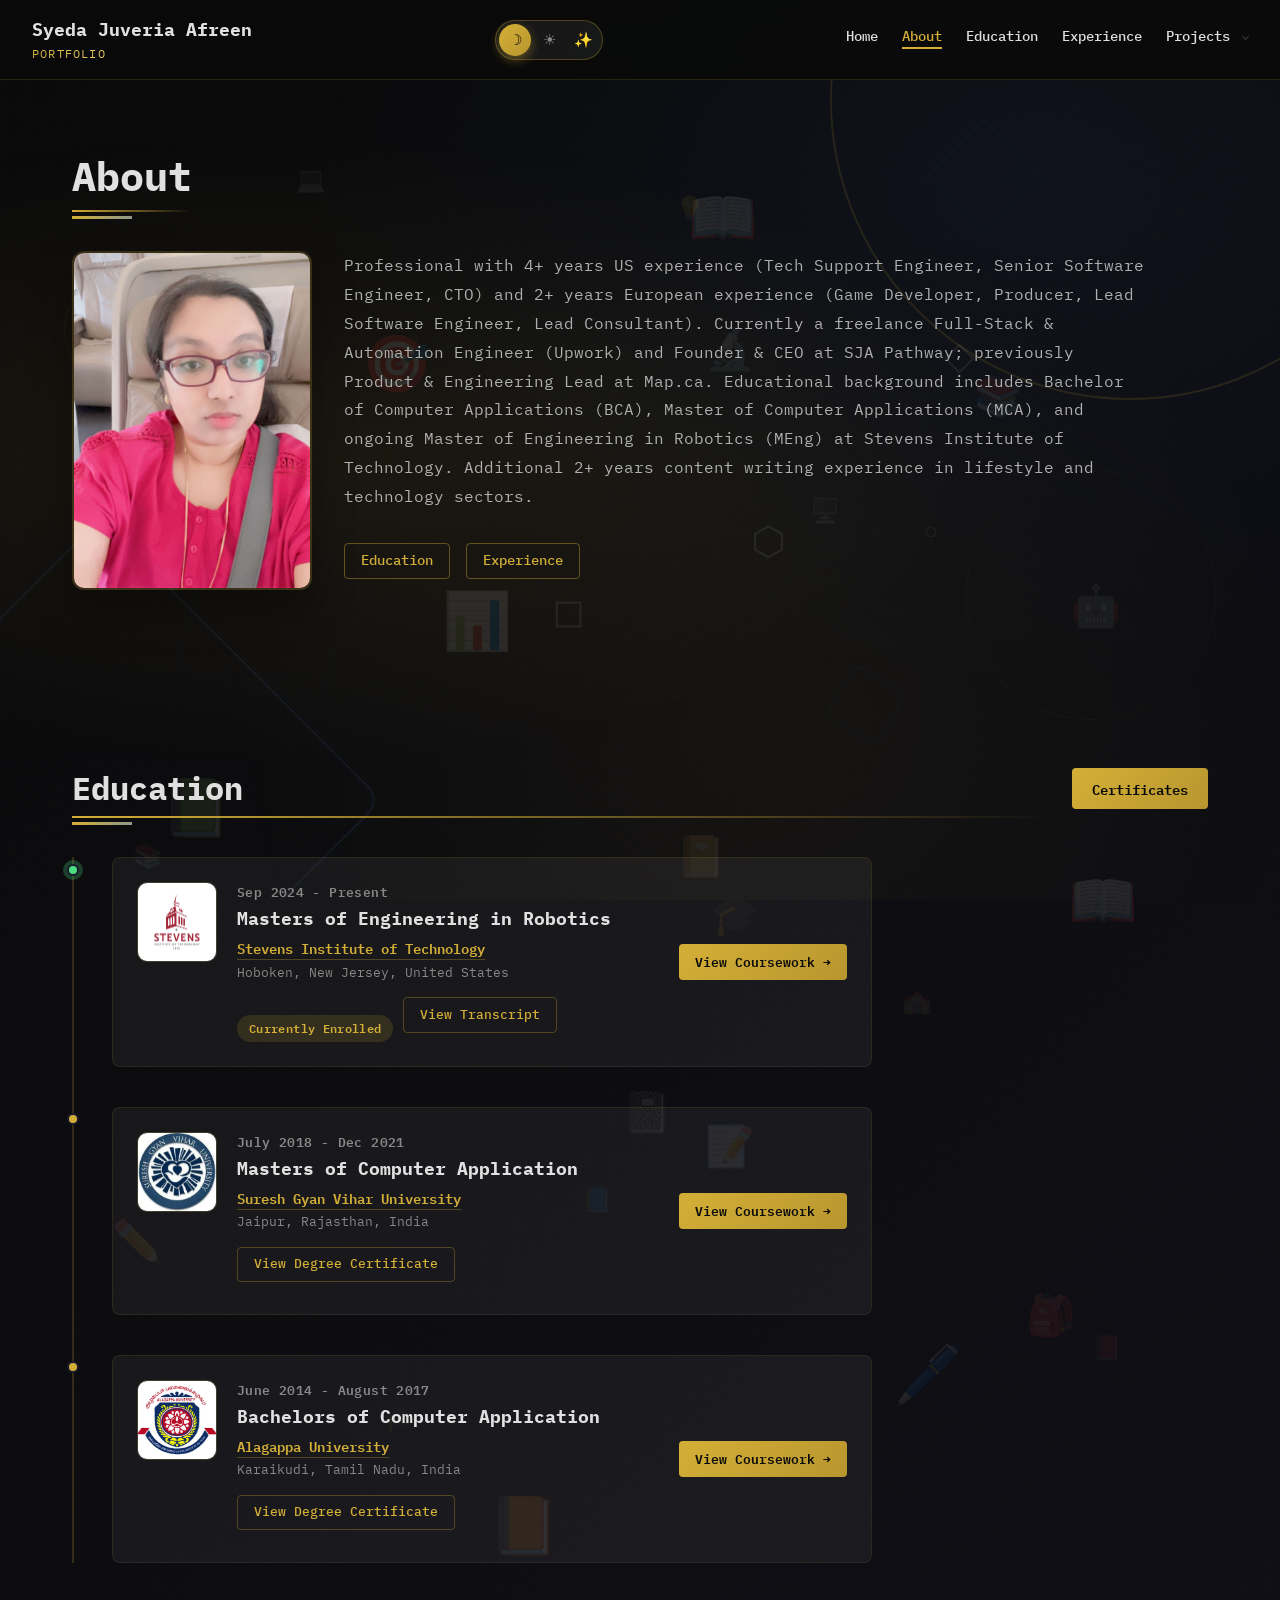
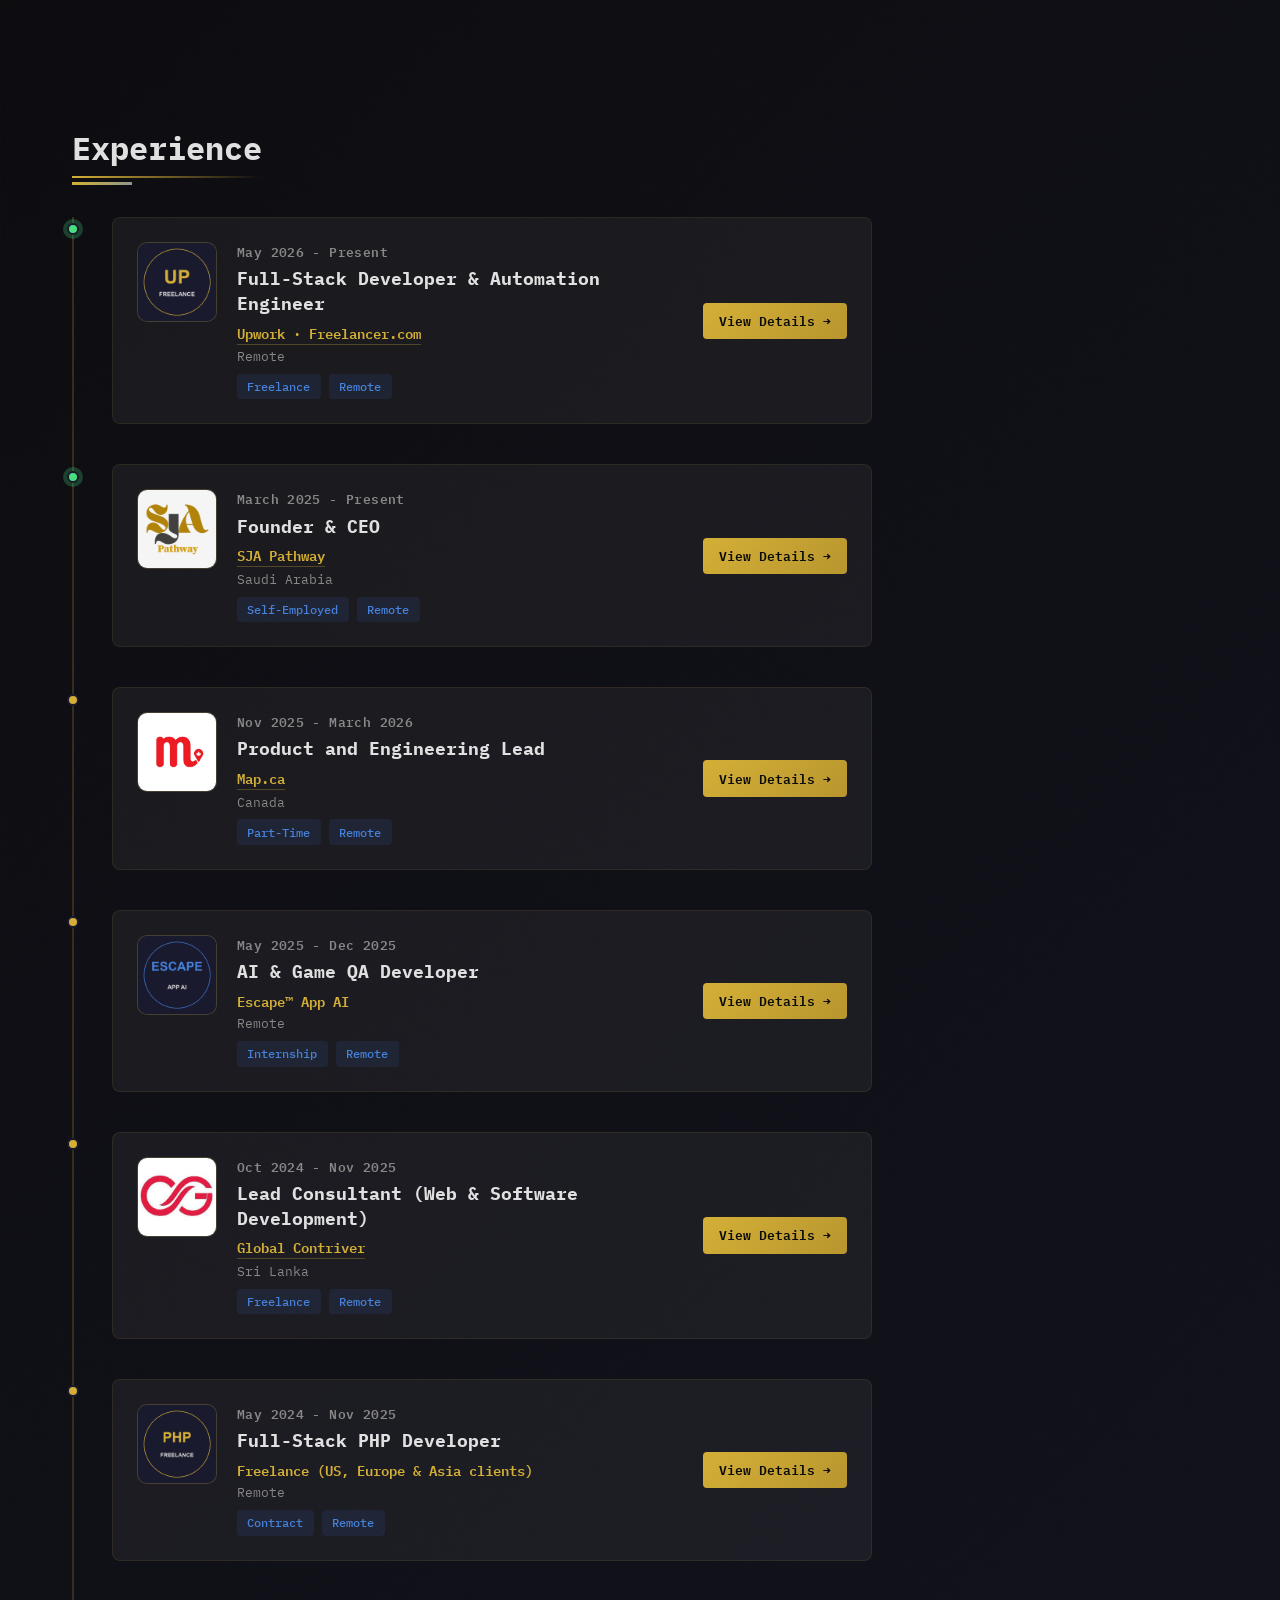
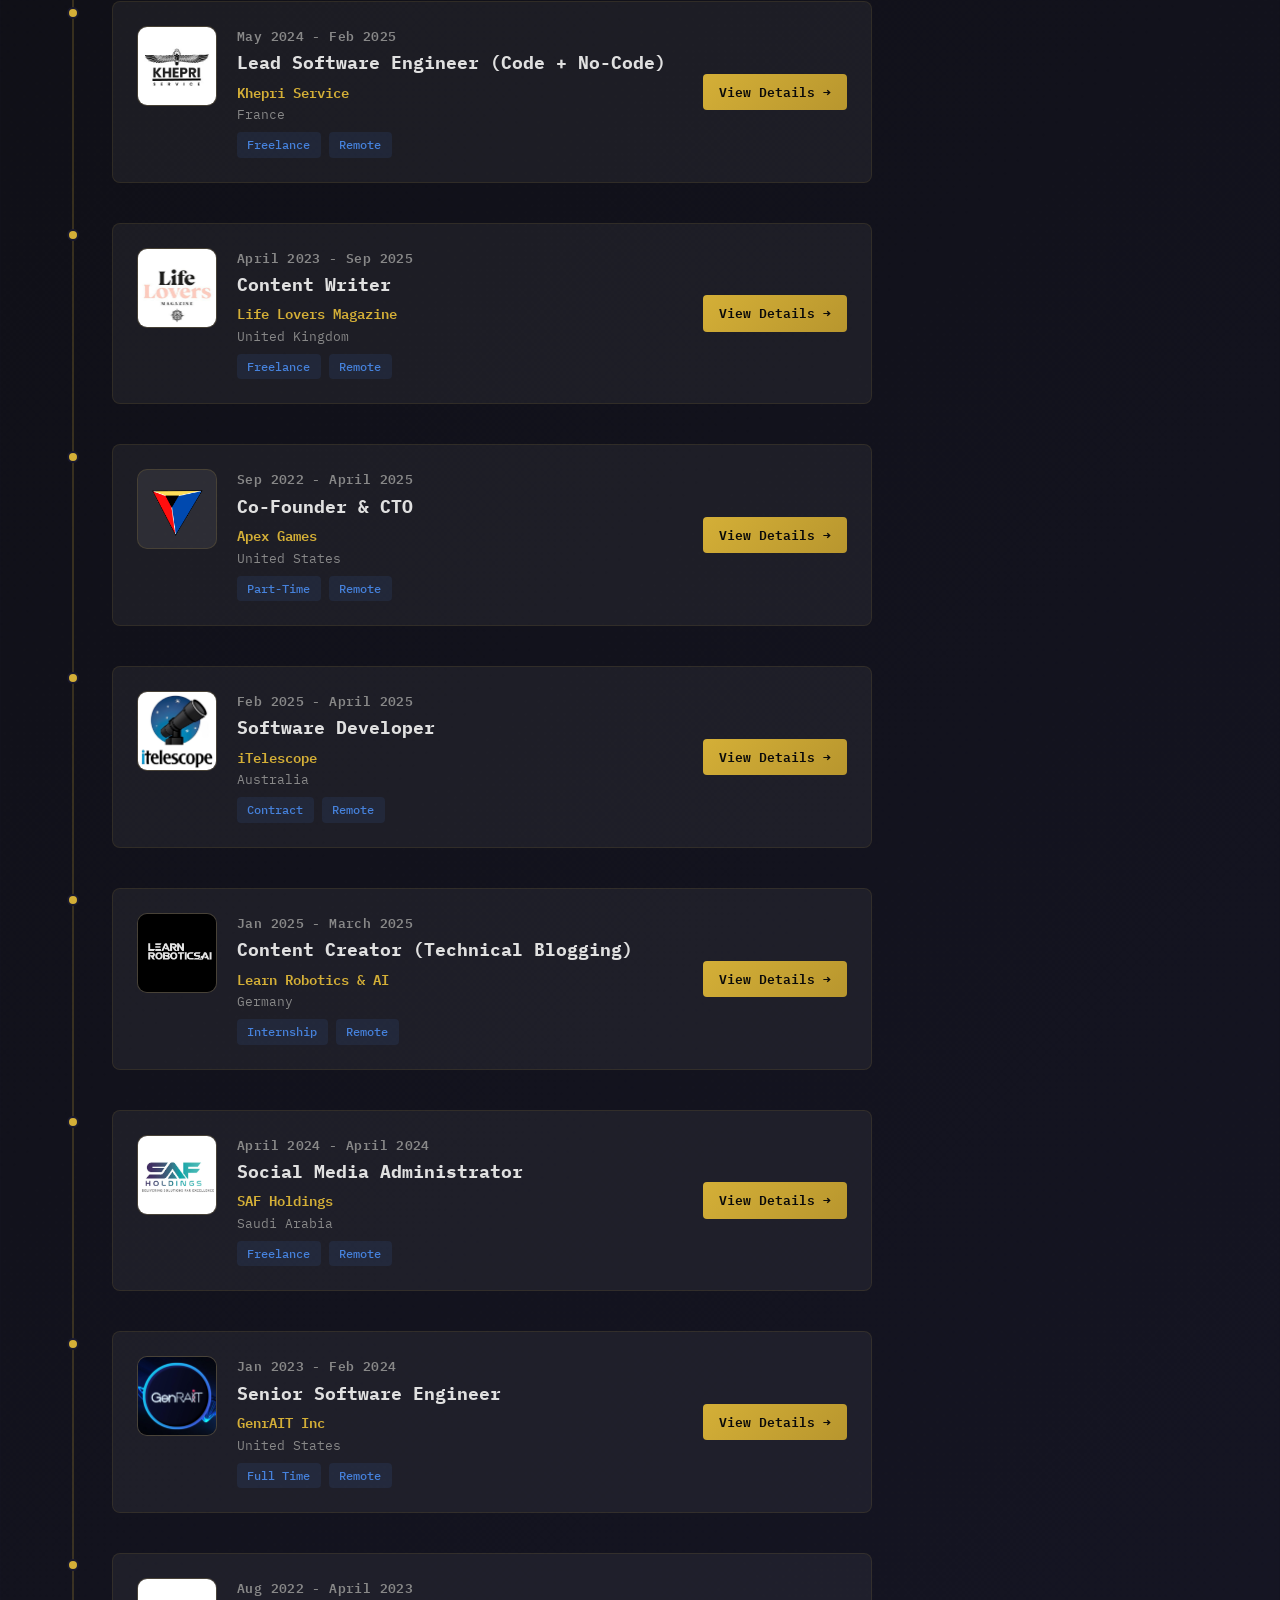
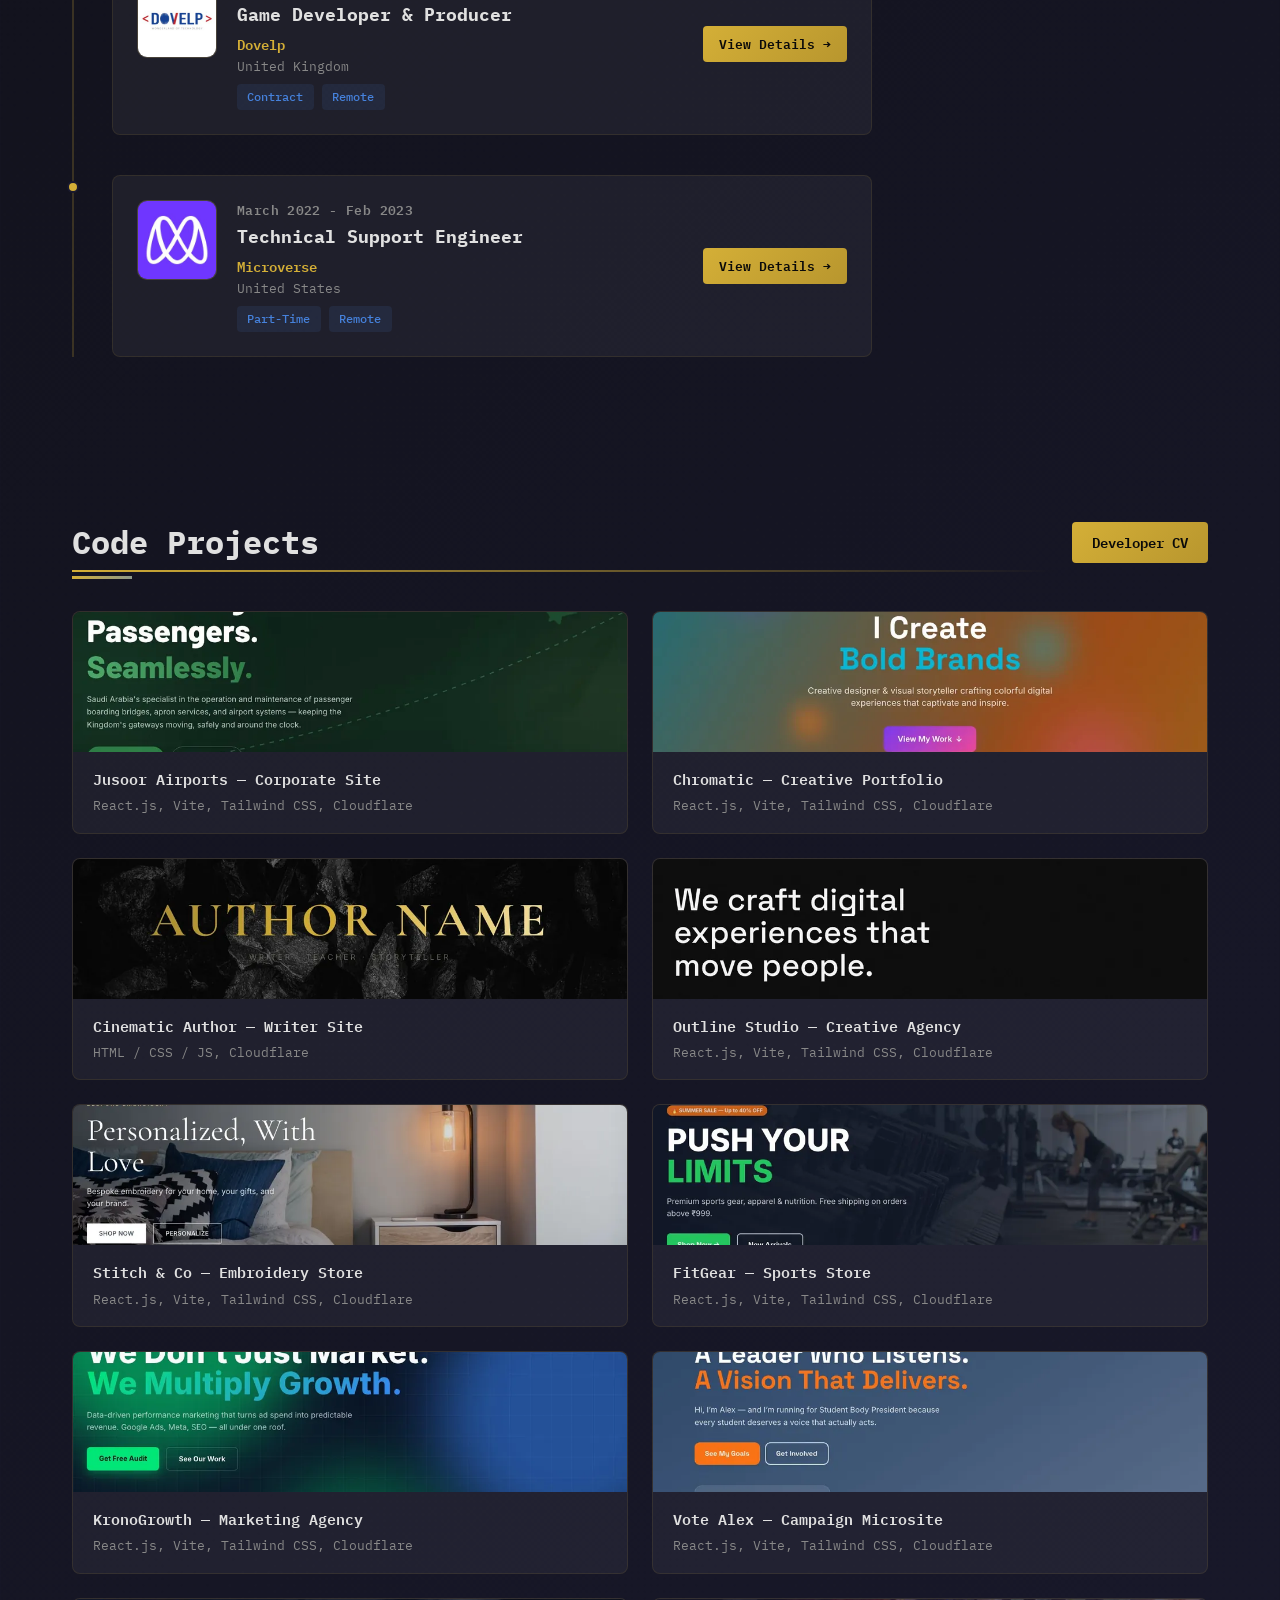
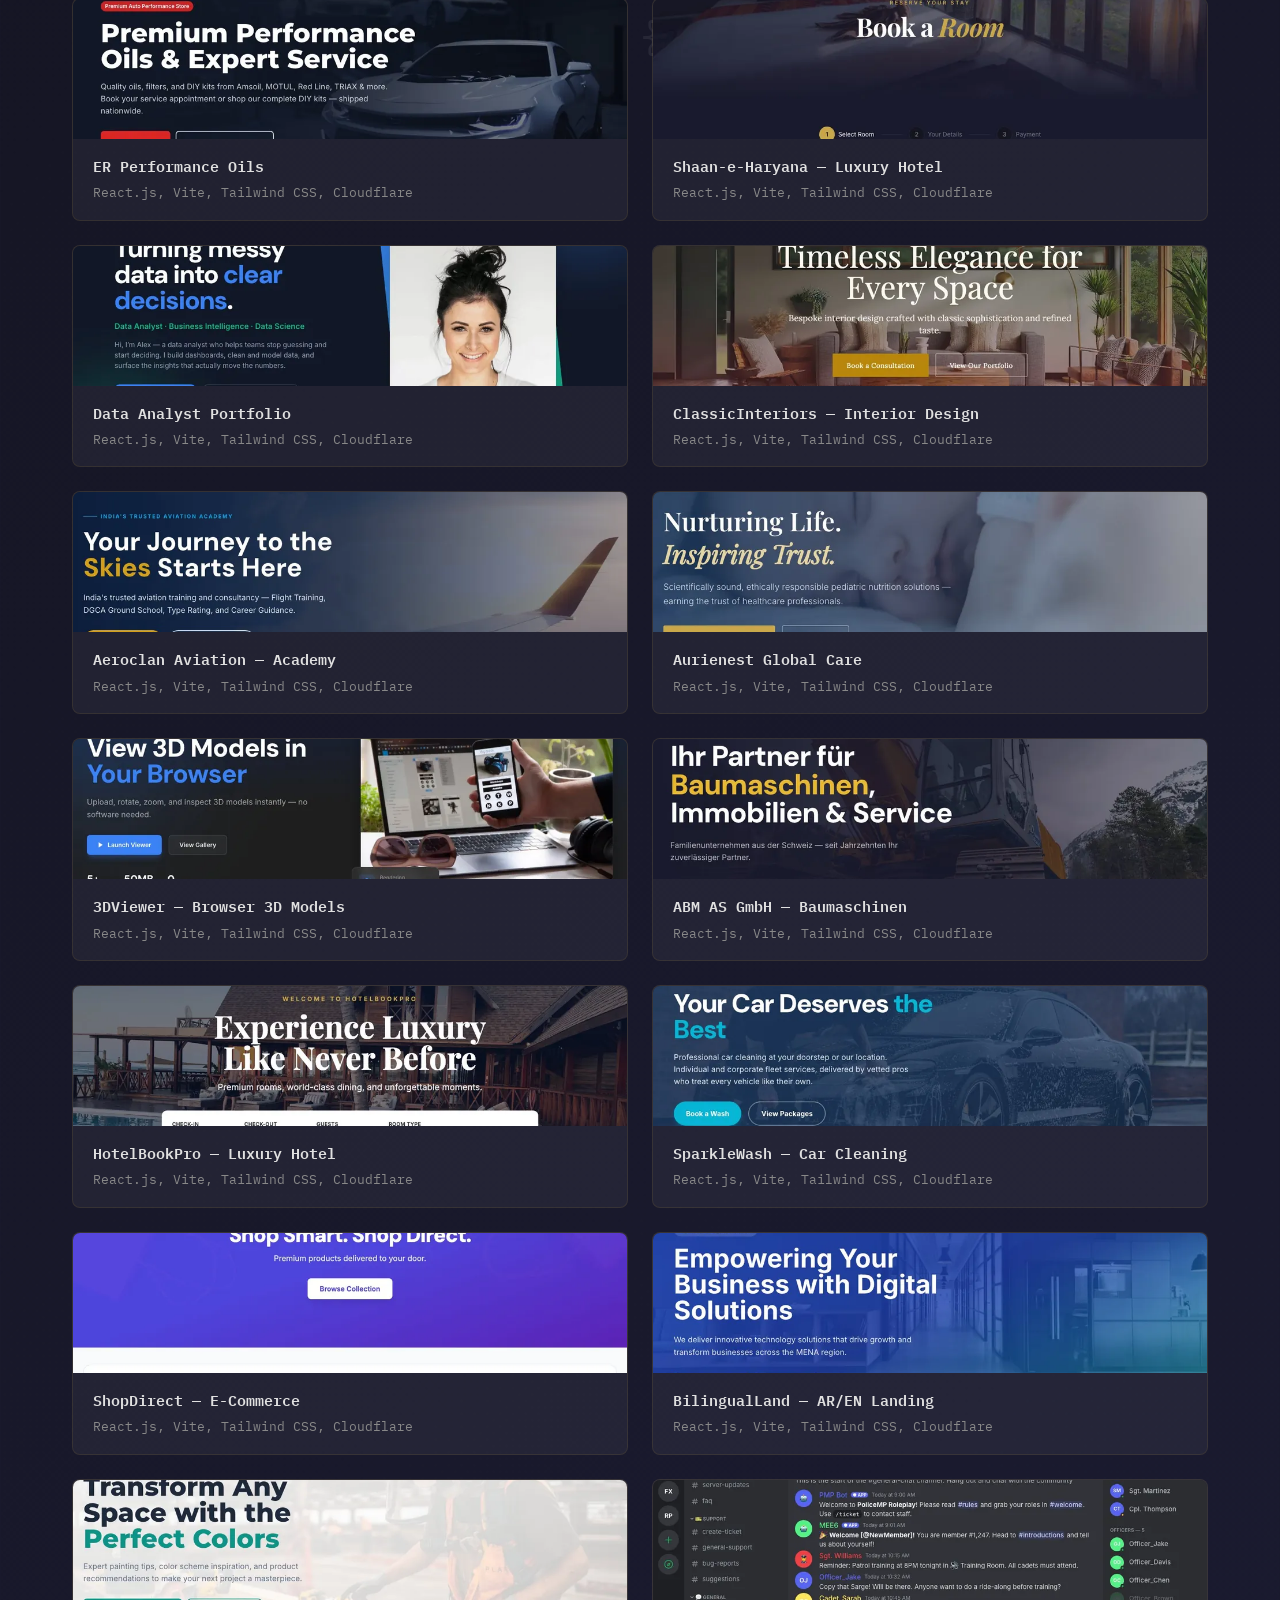
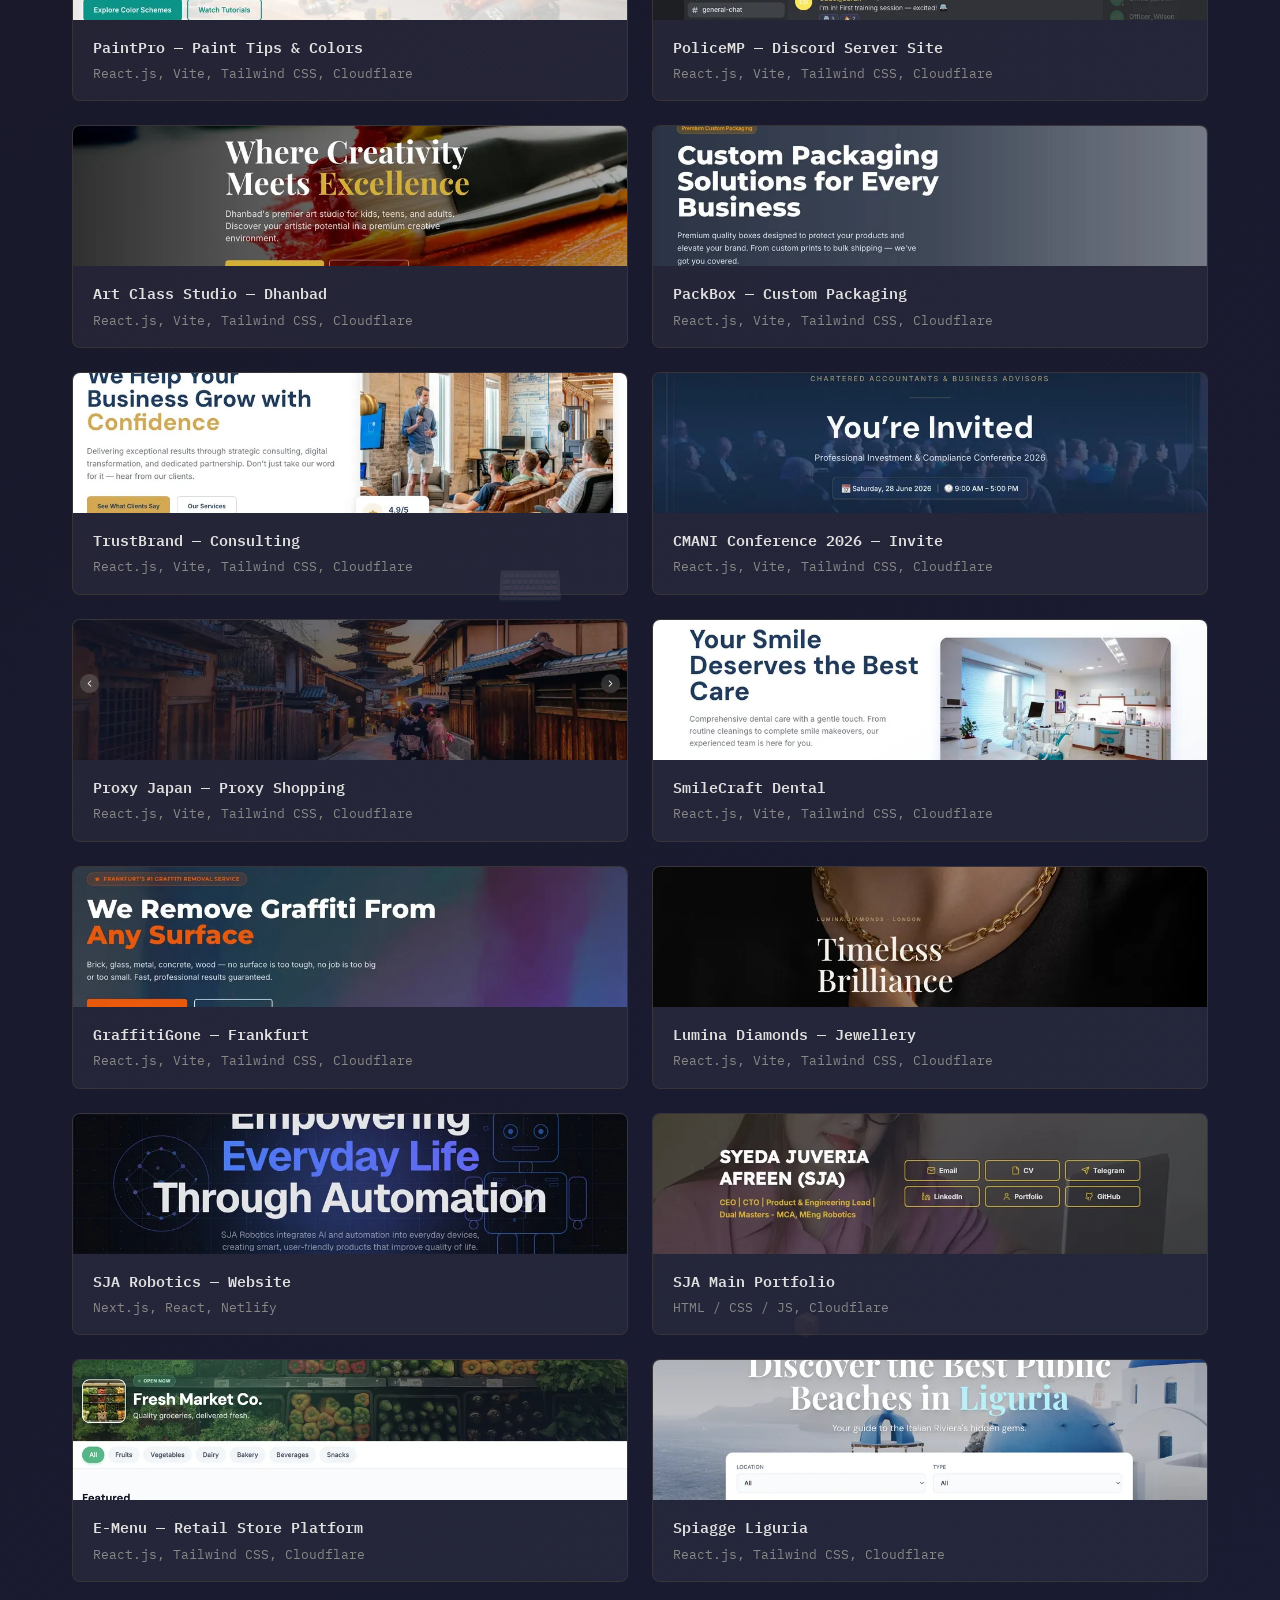
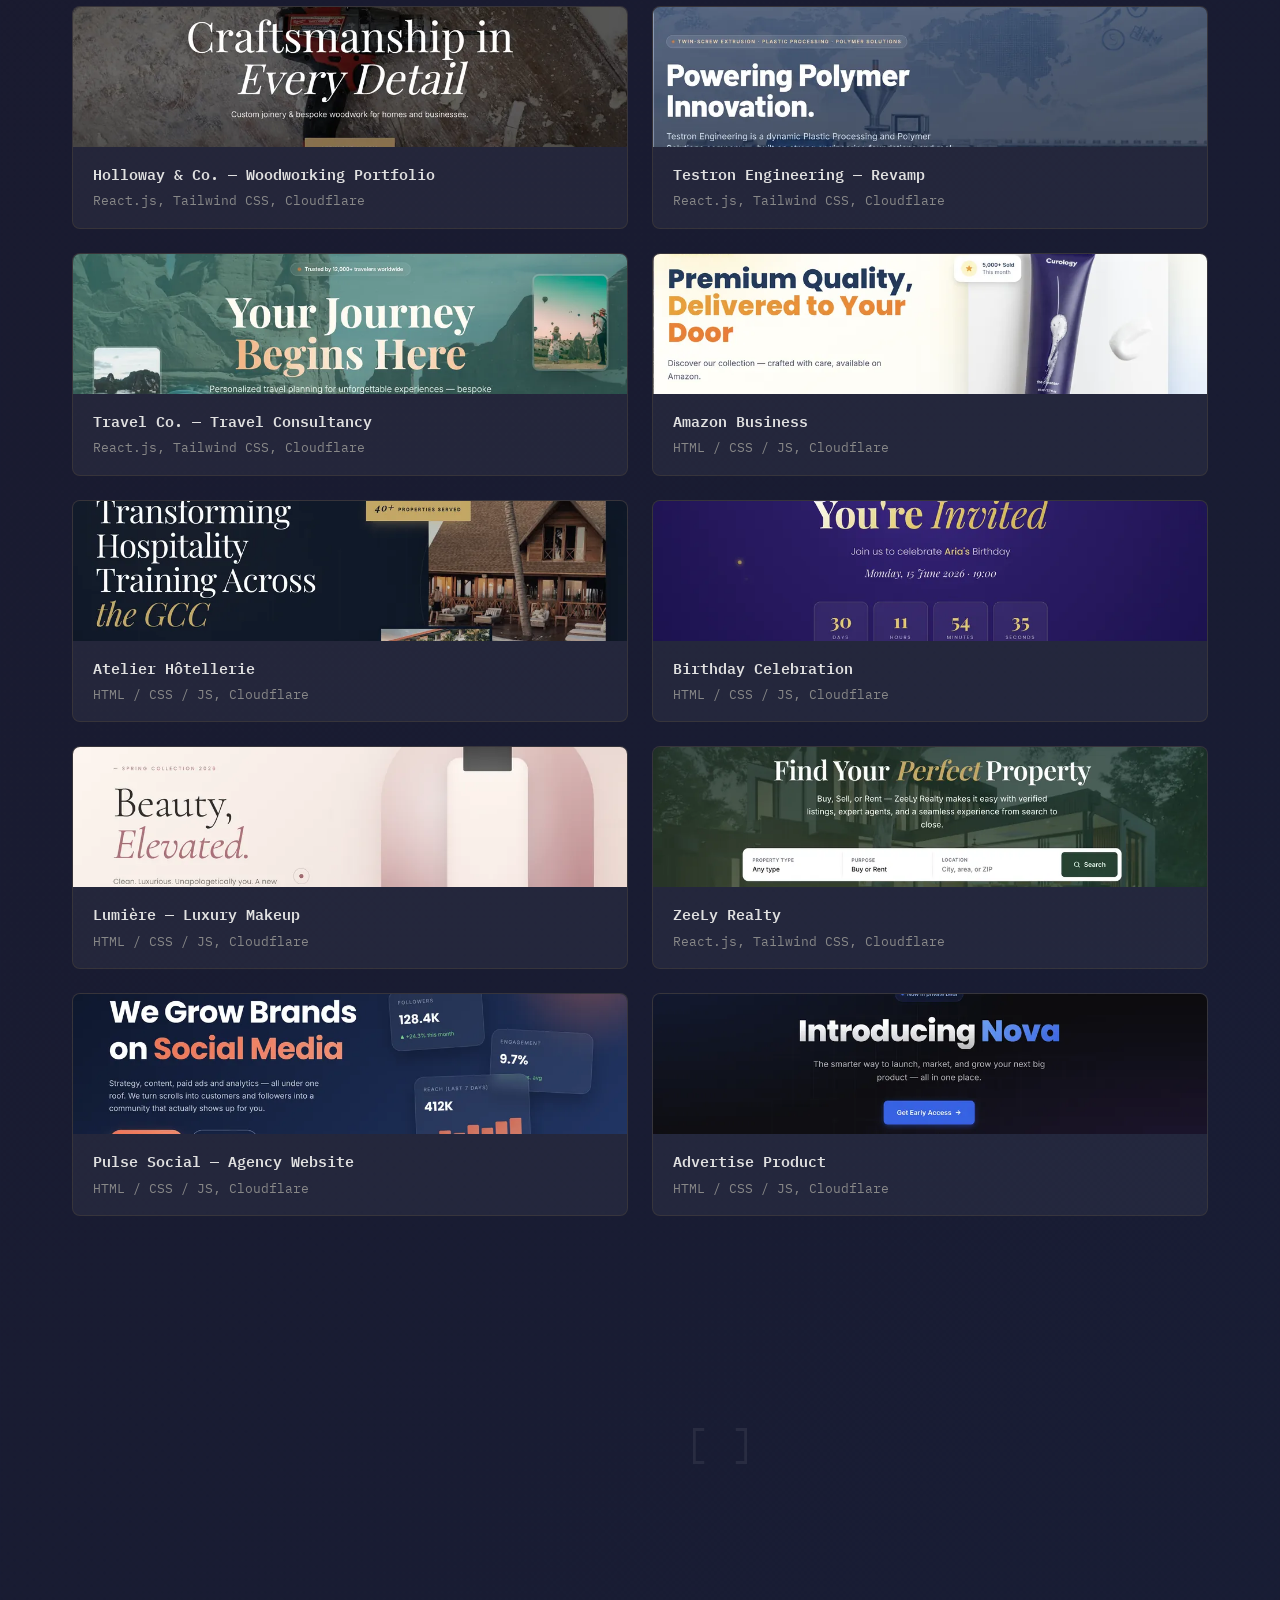
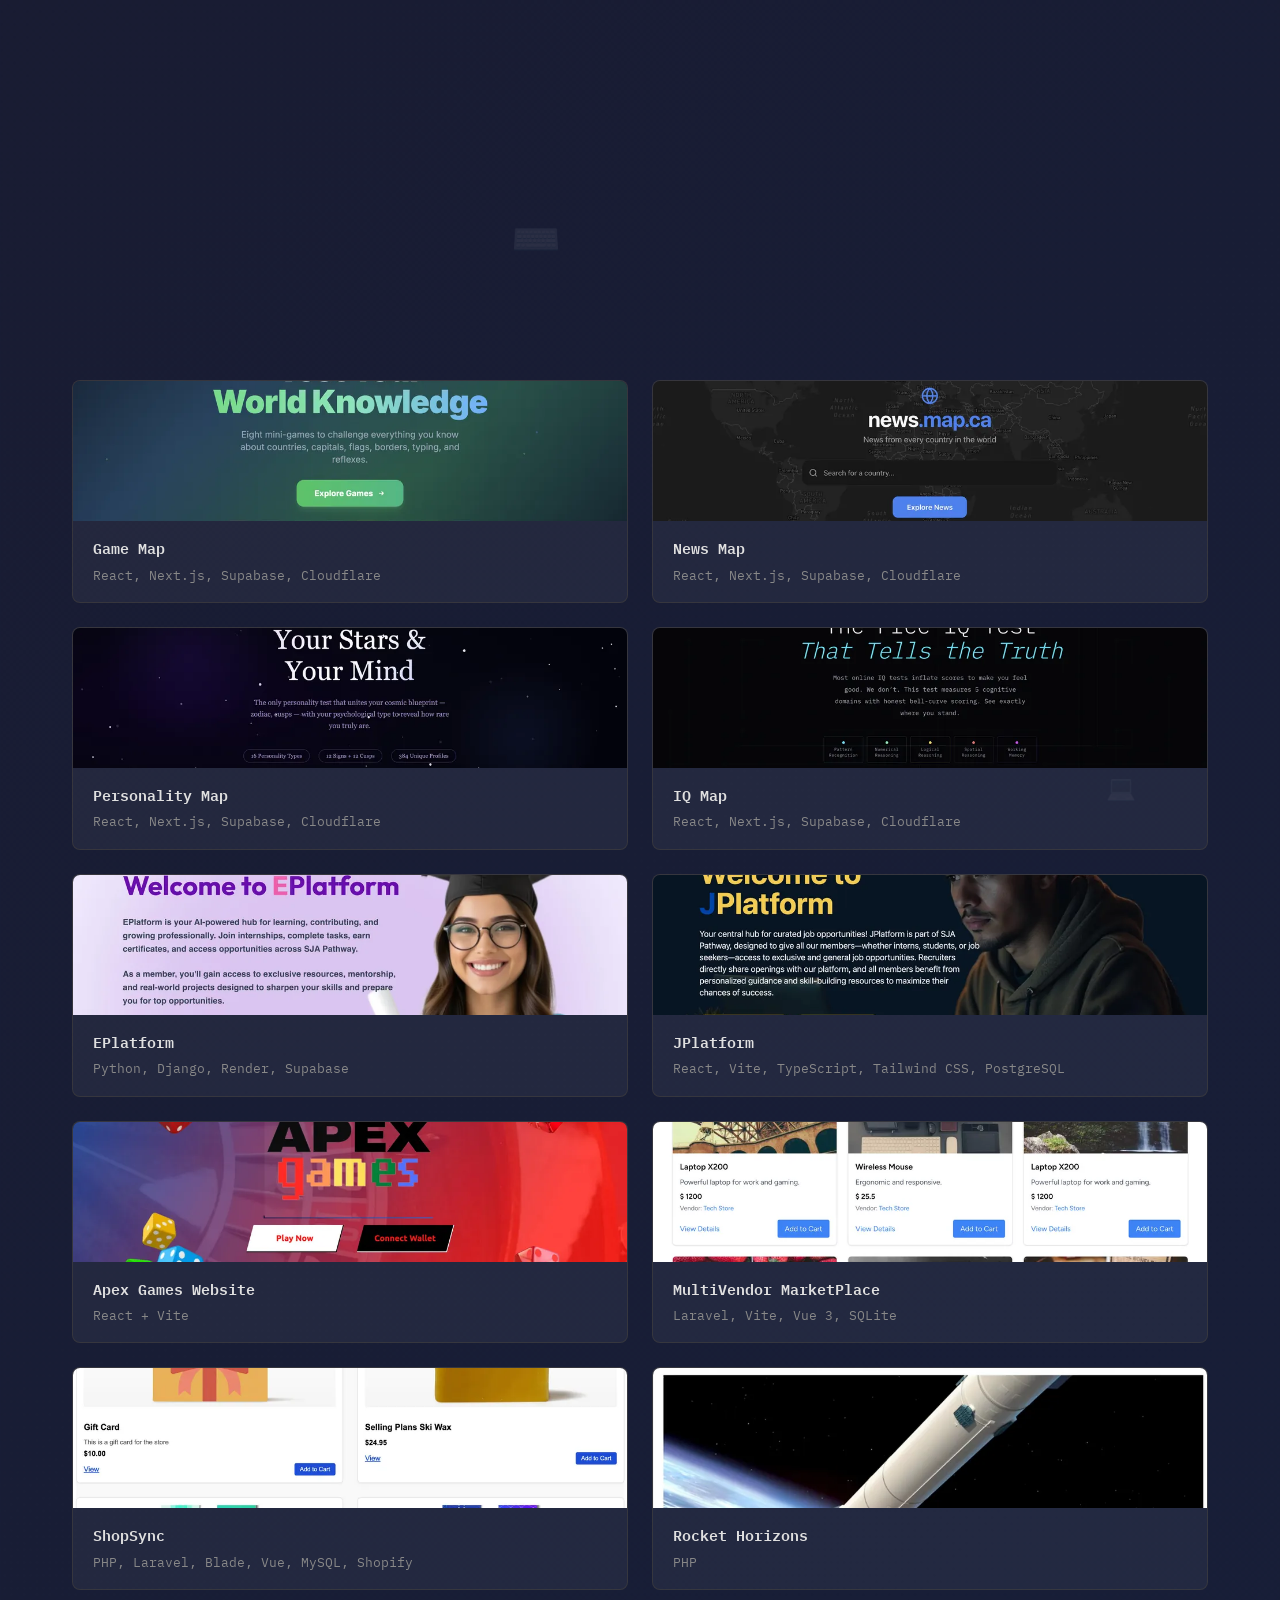
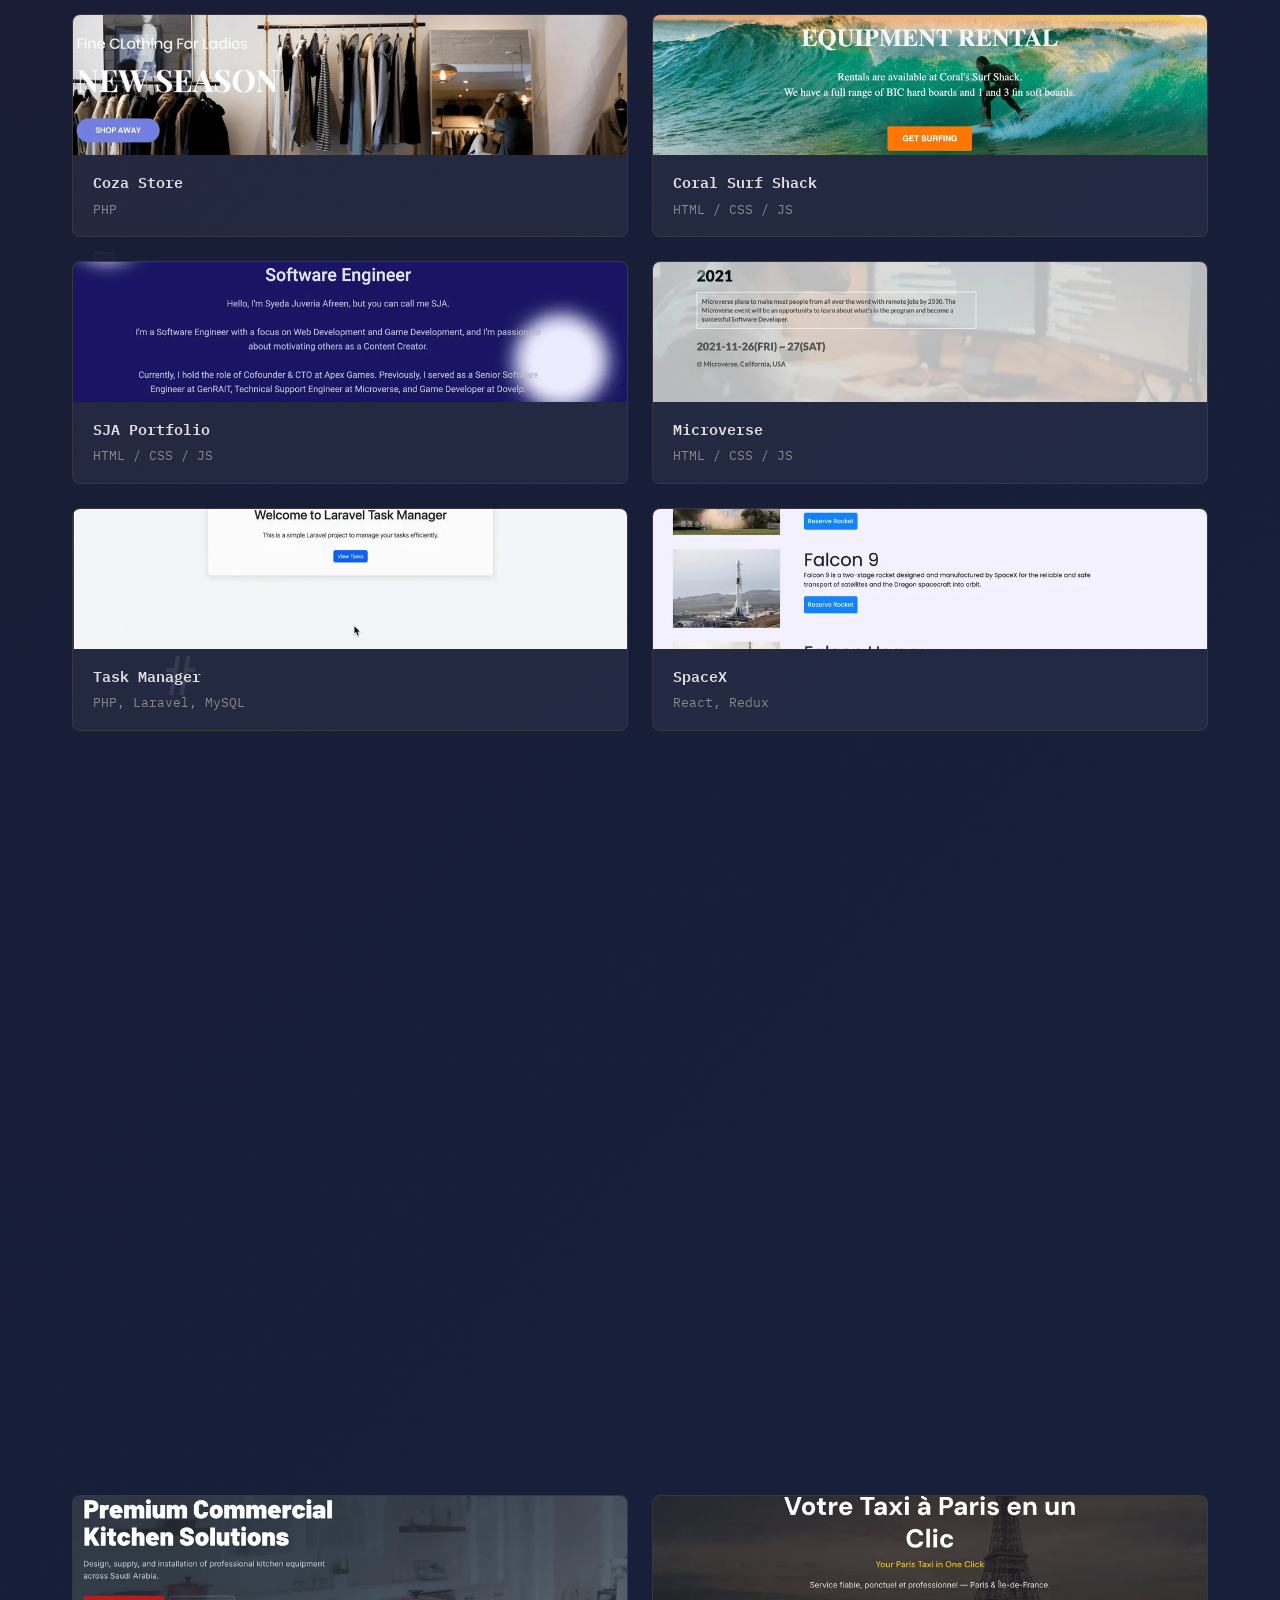
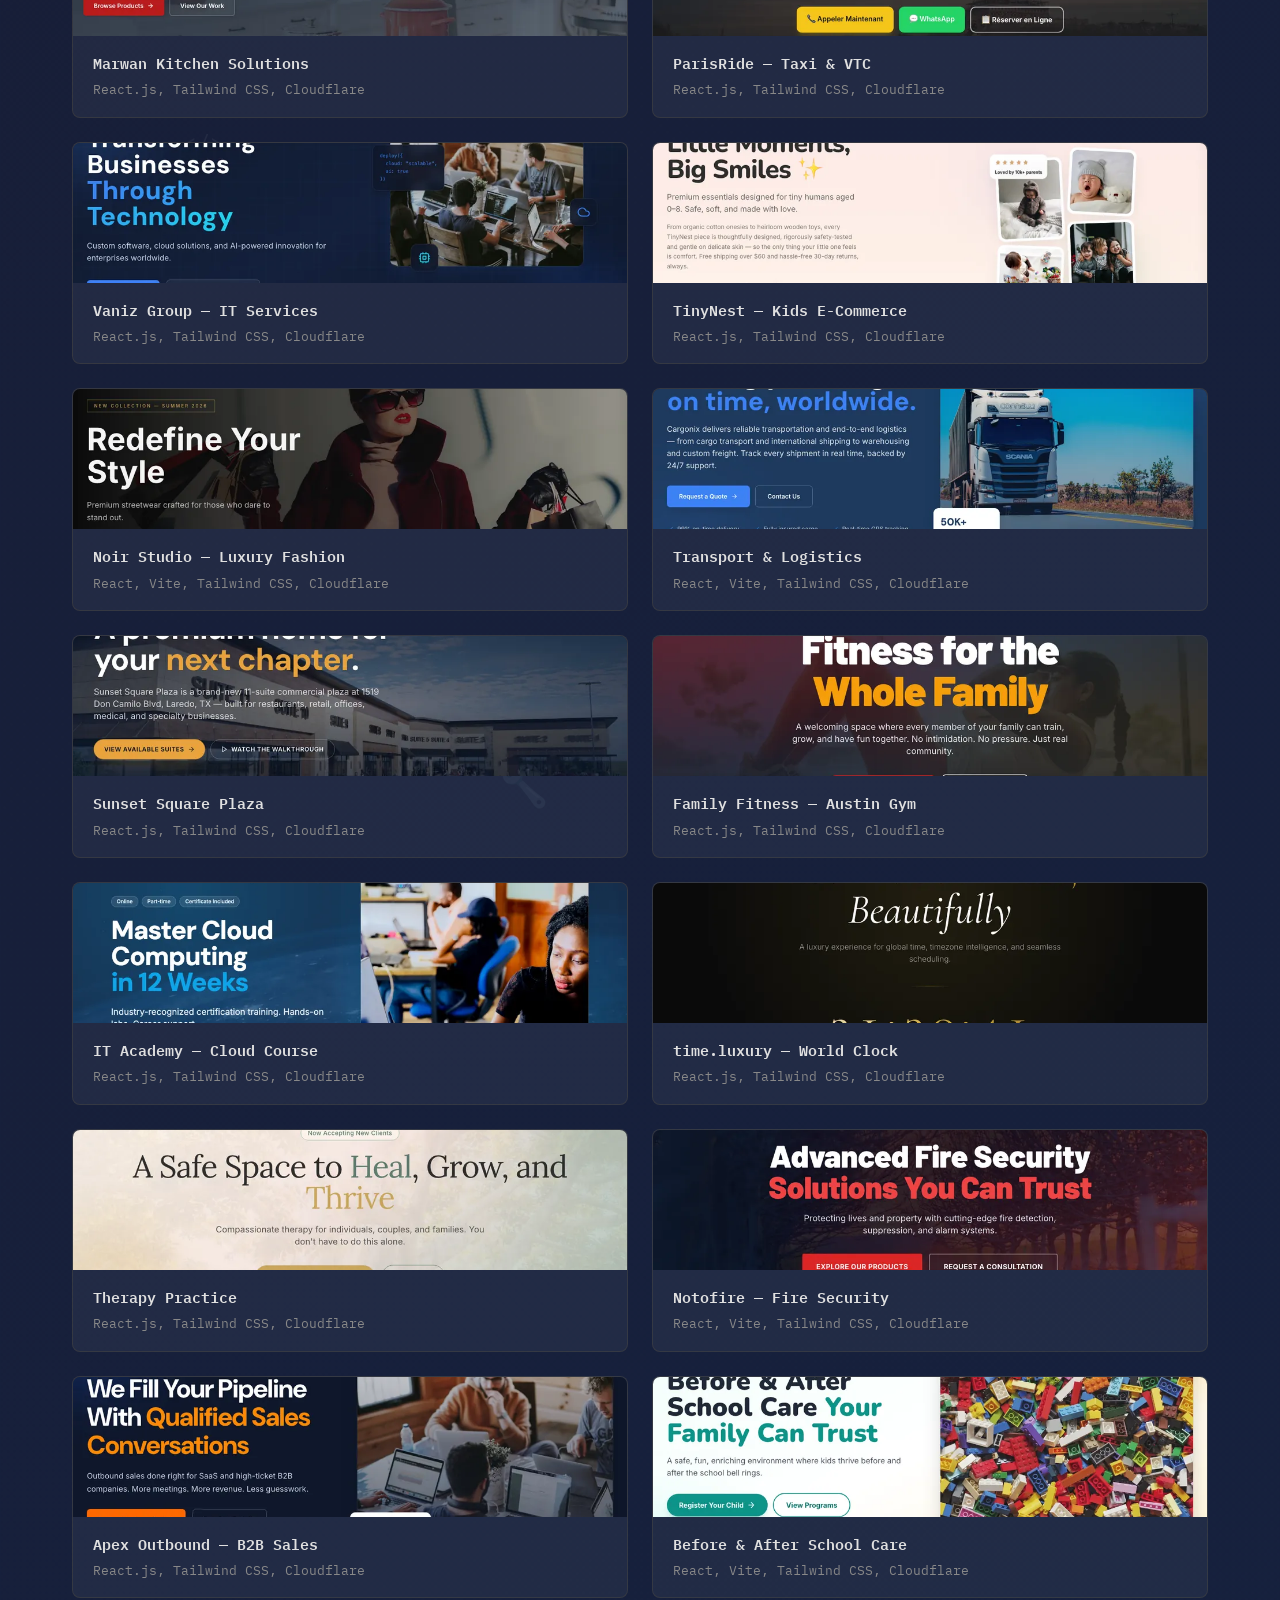
<file: pages/portfolio.html>
<!DOCTYPE html>
<html lang="en">
<head>
    <meta charset="UTF-8">
    <meta name="viewport" content="width=device-width, initial-scale=1.0">
    <title>Syeda Juveria Afreen - Portfolio</title>
    <meta name="description" content="Portfolio of Syeda Juveria Afreen - Software Engineer, Game Developer, Robotics Student">
    <link rel="preconnect" href="https://fonts.googleapis.com">
    <link rel="preconnect" href="https://fonts.gstatic.com" crossorigin>
    <link href="https://fonts.googleapis.com/css2?family=IBM+Plex+Mono:wght@400;500;600;700&display=swap" rel="stylesheet">
    <script>
        // Apply the saved theme before first paint to avoid a flash
        try { var t = localStorage.getItem('sja-theme'); if (t && t !== 'dark') document.documentElement.setAttribute('data-theme', t); } catch (e) {}
    </script>
    <link rel="stylesheet" href="../assets/css/themes.css">
    <link rel="stylesheet" href="../assets/css/portfolio.css">
    <link rel="stylesheet" href="../assets/css/pages.css">
    <link rel="stylesheet" href="../assets/css/section-bg.css">
    <link rel="stylesheet" href="../assets/css/animations.css">
    <link rel="stylesheet" href="../assets/css/modal.css">
</head>
<body>
    <div class="bg-decoration"></div>
    <div class="bg-shapes">
        <div class="bg-shape bg-shape--circle-sm"></div>
        <div class="bg-shape bg-shape--diamond"></div>
        <div class="bg-shape bg-shape--circle-md"></div>
        <div class="bg-shape bg-shape--square"></div>
        <div class="bg-shape bg-shape--circle-lg"></div>
        <div class="bg-shape bg-shape--hex"></div>
    </div>

    <!-- Navigation -->
    <nav class="navbar">
        <div class="nav-brand">
            <span class="nav-name">Syeda Juveria Afreen</span>
            <span class="nav-title">Portfolio</span>
        </div>
        <button class="nav-toggle" aria-label="Toggle navigation">
            <span></span><span></span><span></span>
        </button>
        <ul class="nav-links">
            <li><a href="../index.html">Home</a></li>
            <li><a href="#home">About</a></li>
            <li><a href="#education">Education</a></li>
            <li><a href="#experience">Experience</a></li>
            <li class="nav-dropdown">
                <a href="#" class="dropdown-toggle">Projects <span class="arrow"></span></a>
                <ul class="dropdown-menu">
                    <li><a href="#code">Code</a></li>
                    <li><a href="#saas">SaaS / Platforms</a></li>
                    <li><a href="#nocode">NoCode</a></li>
                    <li><a href="#games">Game</a></li>
                    <li><a href="#robo">AI / Robotics</a></li>
                    <li><a href="#articles">Articles</a></li>
                </ul>
            </li>
        </ul>
    </nav>

    <main>
        <!-- Home / About Section -->
        <section id="home" class="section section-about">
            <div class="container">
                <h1>About</h1>
                <div class="divider"></div>
                <div class="about-row">
                    <img src="../assets/images/sja/sja_pic.jpeg" alt="Syeda Juveria Afreen" class="about-photo" width="240" height="320" fetchpriority="high" decoding="async">
                    <div class="about-info">
                        <p class="about-text">
                            Professional with 4+ years US experience (Tech Support Engineer, Senior Software Engineer, CTO) and 2+ years European experience (Game Developer, Producer, Lead Software Engineer, Lead Consultant). Currently a freelance Full-Stack & Automation Engineer (Upwork) and Founder & CEO at SJA Pathway; previously Product & Engineering Lead at Map.ca. Educational background includes Bachelor of Computer Applications (BCA), Master of Computer Applications (MCA), and ongoing Master of Engineering in Robotics (MEng) at Stevens Institute of Technology. Additional 2+ years content writing experience in lifestyle and technology sectors.
                        </p>
                        <div class="about-links">
                            <a href="#education" class="tag-link">Education</a>
                            <a href="#experience" class="tag-link">Experience</a>
                        </div>
                    </div>
                </div>
            </div>
        </section>

        <!-- Education -->
        <section id="education" class="section section-education">
            <div class="container">
                <div class="section-header">
                    <h2>Education</h2>
                    <a href="certificates.html" class="btn-primary">Certificates</a>
                </div>
                <div class="divider"></div>
                <div class="timeline">
                    <div class="timeline-item">
                        <div class="timeline-marker current"></div>
                        <div class="timeline-content">
                            <img src="../assets/images/education/stevens.jpg" alt="Stevens Institute of Technology logo" class="timeline-logo" width="80" height="80" loading="lazy" decoding="async">
                            <div class="timeline-text">
                                <span class="timeline-date">Sep 2024 - Present</span>
                                <h3>Masters of Engineering in Robotics</h3>
                                <a href="https://www.stevens.edu/" class="timeline-org" target="_blank" rel="noopener noreferrer">Stevens Institute of Technology</a>
                                <span class="timeline-location">Hoboken, New Jersey, United States</span>
                                <span class="timeline-status status-current">Currently Enrolled</span>
                                <a href="../assets/docs/meng-robotics-transcript.pdf" class="btn-outline btn-doc" data-doc-type="pdf" data-doc-title="MEng Robotics — Unofficial Transcript" target="_blank" rel="noopener noreferrer">View Transcript</a>
                            </div>
                            <button type="button" class="btn-details" data-role="stevens" data-group="education">View Coursework <span class="arrow" aria-hidden="true">&rarr;</span></button>
                        </div>
                    </div>
                    <div class="timeline-item">
                        <div class="timeline-marker"></div>
                        <div class="timeline-content">
                            <img src="../assets/images/education/sgvu.jpg" alt="Suresh Gyan Vihar University logo" class="timeline-logo" width="80" height="80" loading="lazy" decoding="async">
                            <div class="timeline-text">
                                <span class="timeline-date">July 2018 - Dec 2021</span>
                                <h3>Masters of Computer Application</h3>
                                <a href="https://www.gyanvihar.org/" class="timeline-org" target="_blank" rel="noopener noreferrer">Suresh Gyan Vihar University</a>
                                <span class="timeline-location">Jaipur, Rajasthan, India</span>
                                <a href="../assets/images/education/mca-certificate.jpeg" class="btn-outline btn-doc" data-doc-type="image" data-doc-title="Master of Computer Applications — Degree Certificate" target="_blank" rel="noopener noreferrer">View Degree Certificate</a>
                            </div>
                            <button type="button" class="btn-details" data-role="sgvu" data-group="education">View Coursework <span class="arrow" aria-hidden="true">&rarr;</span></button>
                        </div>
                    </div>
                    <div class="timeline-item">
                        <div class="timeline-marker"></div>
                        <div class="timeline-content">
                            <img src="../assets/images/education/alagappa.jpg" alt="Alagappa University logo" class="timeline-logo" width="80" height="80" loading="lazy" decoding="async">
                            <div class="timeline-text">
                                <span class="timeline-date">June 2014 - August 2017</span>
                                <h3>Bachelors of Computer Application</h3>
                                <a href="https://www.alagappauniversity.ac.in/homepage" class="timeline-org" target="_blank" rel="noopener noreferrer">Alagappa University</a>
                                <span class="timeline-location">Karaikudi, Tamil Nadu, India</span>
                                <a href="../assets/images/education/bca-certificate.jpeg" class="btn-outline btn-doc" data-doc-type="image" data-doc-title="Bachelor of Computer Applications — Degree Certificate" target="_blank" rel="noopener noreferrer">View Degree Certificate</a>
                            </div>
                            <button type="button" class="btn-details" data-role="alagappa" data-group="education">View Coursework <span class="arrow" aria-hidden="true">&rarr;</span></button>
                        </div>
                    </div>
                </div>
            </div>
        </section>

        <!-- Experience -->
        <section id="experience" class="section section-experience">
            <div class="container">
                <h2>Experience</h2>
                <div class="divider"></div>
                <div class="timeline">
                    <div class="timeline-item">
                        <div class="timeline-marker current"></div>
                        <div class="timeline-content">
                            <img src="../assets/images/experience/freelance.png" alt="Freelance logo" class="timeline-logo" width="80" height="80" loading="lazy" decoding="async">
                            <div class="timeline-text">
                                <span class="timeline-date">May 2026 - Present</span>
                                <h3>Full-Stack Developer &amp; Automation Engineer</h3>
                                <a href="https://www.upwork.com/" class="timeline-org" target="_blank" rel="noopener noreferrer">Upwork · Freelancer.com</a>
                                <span class="timeline-location">Remote</span>
                                <div class="timeline-tags">
                                    <span class="tag">Freelance</span>
                                    <span class="tag">Remote</span>
                                </div>
                            </div>
                            <button type="button" class="btn-details" data-role="upwork" data-group="experience">View Details <span class="arrow" aria-hidden="true">&rarr;</span></button>
                        </div>
                    </div>
                    <div class="timeline-item">
                        <div class="timeline-marker current"></div>
                        <div class="timeline-content">
                            <img src="../assets/images/experience/sjapathway.png" alt="SJA Pathway logo" class="timeline-logo" width="80" height="80" loading="lazy" decoding="async">
                            <div class="timeline-text">
                                <span class="timeline-date">March 2025 - Present</span>
                                <h3>Founder & CEO</h3>
                                <a href="https://sjapathway.com/" class="timeline-org" target="_blank" rel="noopener noreferrer">SJA Pathway</a>
                                <span class="timeline-location">Saudi Arabia</span>
                                <div class="timeline-tags">
                                    <span class="tag">Self-Employed</span>
                                    <span class="tag">Remote</span>
                                </div>
                            </div>
                            <button type="button" class="btn-details" data-role="sjapathway" data-group="experience">View Details <span class="arrow" aria-hidden="true">&rarr;</span></button>
                        </div>
                    </div>
                    <div class="timeline-item">
                        <div class="timeline-marker"></div>
                        <div class="timeline-content">
                            <img src="../assets/images/experience/map-ca.jpeg" alt="Map.ca logo" class="timeline-logo" width="80" height="80" loading="lazy" decoding="async">
                            <div class="timeline-text">
                                <span class="timeline-date">Nov 2025 - March 2026</span>
                                <h3>Product and Engineering Lead</h3>
                                <a href="https://map.ca" class="timeline-org" target="_blank" rel="noopener noreferrer">Map.ca</a>
                                <span class="timeline-location">Canada</span>
                                <div class="timeline-tags">
                                    <span class="tag">Part-Time</span>
                                    <span class="tag">Remote</span>
                                </div>
                            </div>
                            <button type="button" class="btn-details" data-role="mapca" data-group="experience">View Details <span class="arrow" aria-hidden="true">&rarr;</span></button>
                        </div>
                    </div>
                    <div class="timeline-item">
                        <div class="timeline-marker"></div>
                        <div class="timeline-content">
                            <img src="../assets/images/experience/escape-app-ai.png" alt="Escape App AI logo" class="timeline-logo" width="80" height="80" loading="lazy" decoding="async">
                            <div class="timeline-text">
                                <span class="timeline-date">May 2025 - Dec 2025</span>
                                <h3>AI &amp; Game QA Developer</h3>
                                <span class="timeline-org-text">Escape™ App AI</span>
                                <span class="timeline-location">Remote</span>
                                <div class="timeline-tags">
                                    <span class="tag">Internship</span>
                                    <span class="tag">Remote</span>
                                </div>
                            </div>
                            <button type="button" class="btn-details" data-role="escape" data-group="experience">View Details <span class="arrow" aria-hidden="true">&rarr;</span></button>
                        </div>
                    </div>
                    <div class="timeline-item">
                        <div class="timeline-marker"></div>
                        <div class="timeline-content">
                            <img src="../assets/images/experience/globalcontriver.jpg" alt="Global Contriver logo" class="timeline-logo" width="80" height="80" loading="lazy" decoding="async">
                            <div class="timeline-text">
                                <span class="timeline-date">Oct 2024 - Nov 2025</span>
                                <h3>Lead Consultant (Web & Software Development)</h3>
                                <a href="https://globalcontriver.com/" class="timeline-org" target="_blank" rel="noopener noreferrer">Global Contriver</a>
                                <span class="timeline-location">Sri Lanka</span>
                                <div class="timeline-tags">
                                    <span class="tag">Freelance</span>
                                    <span class="tag">Remote</span>
                                </div>
                            </div>
                            <button type="button" class="btn-details" data-role="globalcontriver" data-group="experience">View Details <span class="arrow" aria-hidden="true">&rarr;</span></button>
                        </div>
                    </div>
                    <div class="timeline-item">
                        <div class="timeline-marker"></div>
                        <div class="timeline-content">
                            <img src="../assets/images/experience/freelance-php.png" alt="Freelance logo" class="timeline-logo" width="80" height="80" loading="lazy" decoding="async">
                            <div class="timeline-text">
                                <span class="timeline-date">May 2024 - Nov 2025</span>
                                <h3>Full-Stack PHP Developer</h3>
                                <span class="timeline-org-text">Freelance (US, Europe &amp; Asia clients)</span>
                                <span class="timeline-location">Remote</span>
                                <div class="timeline-tags">
                                    <span class="tag">Contract</span>
                                    <span class="tag">Remote</span>
                                </div>
                            </div>
                            <button type="button" class="btn-details" data-role="freelancephp" data-group="experience">View Details <span class="arrow" aria-hidden="true">&rarr;</span></button>
                        </div>
                    </div>
                    <div class="timeline-item">
                        <div class="timeline-marker"></div>
                        <div class="timeline-content">
                            <img src="../assets/images/experience/khepriservice.jpg" alt="Khepri Service logo" class="timeline-logo" width="80" height="80" loading="lazy" decoding="async">
                            <div class="timeline-text">
                                <span class="timeline-date">May 2024 - Feb 2025</span>
                                <h3>Lead Software Engineer (Code + No-Code)</h3>
                                <span class="timeline-org-text">Khepri Service</span>
                                <span class="timeline-location">France</span>
                                <div class="timeline-tags">
                                    <span class="tag">Freelance</span>
                                    <span class="tag">Remote</span>
                                </div>
                            </div>
                            <button type="button" class="btn-details" data-role="khepri" data-group="experience">View Details <span class="arrow" aria-hidden="true">&rarr;</span></button>
                        </div>
                    </div>
                    <div class="timeline-item">
                        <div class="timeline-marker"></div>
                        <div class="timeline-content">
                            <img src="../assets/images/experience/lifeloversmagazine.jpg" alt="Life Lovers Magazine logo" class="timeline-logo" width="80" height="80" loading="lazy" decoding="async">
                            <div class="timeline-text">
                                <span class="timeline-date">April 2023 - Sep 2025</span>
                                <h3>Content Writer</h3>
                                <span class="timeline-org-text">Life Lovers Magazine</span>
                                <span class="timeline-location">United Kingdom</span>
                                <div class="timeline-tags">
                                    <span class="tag">Freelance</span>
                                    <span class="tag">Remote</span>
                                </div>
                            </div>
                            <button type="button" class="btn-details" data-role="lifelovers" data-group="experience">View Details <span class="arrow" aria-hidden="true">&rarr;</span></button>
                        </div>
                    </div>
                    <div class="timeline-item">
                        <div class="timeline-marker"></div>
                        <div class="timeline-content">
                            <img src="../assets/images/experience/apexgames.png" alt="Apex Games logo" class="timeline-logo" width="80" height="80" loading="lazy" decoding="async">
                            <div class="timeline-text">
                                <span class="timeline-date">Sep 2022 - April 2025</span>
                                <h3>Co-Founder & CTO</h3>
                                <span class="timeline-org-text">Apex Games</span>
                                <span class="timeline-location">United States</span>
                                <div class="timeline-tags">
                                    <span class="tag">Part-Time</span>
                                    <span class="tag">Remote</span>
                                </div>
                            </div>
                            <button type="button" class="btn-details" data-role="apexgames" data-group="experience">View Details <span class="arrow" aria-hidden="true">&rarr;</span></button>
                        </div>
                    </div>
                    <div class="timeline-item">
                        <div class="timeline-marker"></div>
                        <div class="timeline-content">
                            <img src="../assets/images/experience/itelescope.jpg" alt="iTelescope logo" class="timeline-logo" width="80" height="80" loading="lazy" decoding="async">
                            <div class="timeline-text">
                                <span class="timeline-date">Feb 2025 - April 2025</span>
                                <h3>Software Developer</h3>
                                <span class="timeline-org-text">iTelescope</span>
                                <span class="timeline-location">Australia</span>
                                <div class="timeline-tags">
                                    <span class="tag">Contract</span>
                                    <span class="tag">Remote</span>
                                </div>
                            </div>
                            <button type="button" class="btn-details" data-role="itelescope" data-group="experience">View Details <span class="arrow" aria-hidden="true">&rarr;</span></button>
                        </div>
                    </div>
                    <div class="timeline-item">
                        <div class="timeline-marker"></div>
                        <div class="timeline-content">
                            <img src="../assets/images/experience/learnroboticsandai.jpg" alt="Learn Robotics & AI logo" class="timeline-logo" width="80" height="80" loading="lazy" decoding="async">
                            <div class="timeline-text">
                                <span class="timeline-date">Jan 2025 - March 2025</span>
                                <h3>Content Creator (Technical Blogging)</h3>
                                <span class="timeline-org-text">Learn Robotics & AI</span>
                                <span class="timeline-location">Germany</span>
                                <div class="timeline-tags">
                                    <span class="tag">Internship</span>
                                    <span class="tag">Remote</span>
                                </div>
                            </div>
                            <button type="button" class="btn-details" data-role="learnrobotics" data-group="experience">View Details <span class="arrow" aria-hidden="true">&rarr;</span></button>
                        </div>
                    </div>
                    <div class="timeline-item">
                        <div class="timeline-marker"></div>
                        <div class="timeline-content">
                            <img src="../assets/images/experience/safholdings.jpg" alt="SAF Holdings logo" class="timeline-logo" width="80" height="80" loading="lazy" decoding="async">
                            <div class="timeline-text">
                                <span class="timeline-date">April 2024 - April 2024</span>
                                <h3>Social Media Administrator</h3>
                                <span class="timeline-org-text">SAF Holdings</span>
                                <span class="timeline-location">Saudi Arabia</span>
                                <div class="timeline-tags">
                                    <span class="tag">Freelance</span>
                                    <span class="tag">Remote</span>
                                </div>
                            </div>
                            <button type="button" class="btn-details" data-role="safholdings" data-group="experience">View Details <span class="arrow" aria-hidden="true">&rarr;</span></button>
                        </div>
                    </div>
                    <div class="timeline-item">
                        <div class="timeline-marker"></div>
                        <div class="timeline-content">
                            <img src="../assets/images/experience/genrait.jpg" alt="GenrAIT Inc logo" class="timeline-logo" width="80" height="80" loading="lazy" decoding="async">
                            <div class="timeline-text">
                                <span class="timeline-date">Jan 2023 - Feb 2024</span>
                                <h3>Senior Software Engineer</h3>
                                <span class="timeline-org-text">GenrAIT Inc</span>
                                <span class="timeline-location">United States</span>
                                <div class="timeline-tags">
                                    <span class="tag">Full Time</span>
                                    <span class="tag">Remote</span>
                                </div>
                            </div>
                            <button type="button" class="btn-details" data-role="genrait" data-group="experience">View Details <span class="arrow" aria-hidden="true">&rarr;</span></button>
                        </div>
                    </div>
                    <div class="timeline-item">
                        <div class="timeline-marker"></div>
                        <div class="timeline-content">
                            <img src="../assets/images/experience/dovelp.jpg" alt="Dovelp logo" class="timeline-logo" width="80" height="80" loading="lazy" decoding="async">
                            <div class="timeline-text">
                                <span class="timeline-date">Aug 2022 - April 2023</span>
                                <h3>Game Developer & Producer</h3>
                                <span class="timeline-org-text">Dovelp</span>
                                <span class="timeline-location">United Kingdom</span>
                                <div class="timeline-tags">
                                    <span class="tag">Contract</span>
                                    <span class="tag">Remote</span>
                                </div>
                            </div>
                            <button type="button" class="btn-details" data-role="dovelp" data-group="experience">View Details <span class="arrow" aria-hidden="true">&rarr;</span></button>
                        </div>
                    </div>
                    <div class="timeline-item">
                        <div class="timeline-marker"></div>
                        <div class="timeline-content">
                            <img src="../assets/images/experience/microverse.jpg" alt="Microverse logo" class="timeline-logo" width="80" height="80" loading="lazy" decoding="async">
                            <div class="timeline-text">
                                <span class="timeline-date">March 2022 - Feb 2023</span>
                                <h3>Technical Support Engineer</h3>
                                <span class="timeline-org-text">Microverse</span>
                                <span class="timeline-location">United States</span>
                                <div class="timeline-tags">
                                    <span class="tag">Part-Time</span>
                                    <span class="tag">Remote</span>
                                </div>
                            </div>
                            <button type="button" class="btn-details" data-role="microverse" data-group="experience">View Details <span class="arrow" aria-hidden="true">&rarr;</span></button>
                        </div>
                    </div>
                </div>
            </div>
        </section>

        <!-- Code Projects -->
        <section id="code" class="section section-code">
            <div class="container">
                <div class="section-header">
                    <h2>Code Projects</h2>
                    <a href="https://docs.google.com/document/d/12VNoPOVU2XxDFTTfOkwYW413bzhOTSVIBTe0bW8brLc/edit?usp=sharing" class="btn-primary" target="_blank" rel="noopener noreferrer">Developer CV</a>
                </div>
                <div class="divider"></div>
                <div class="projects-grid">
                    <a href="https://jusoor-airport.sja-affu765.workers.dev" class="project-card" target="_blank" rel="noopener noreferrer">
                        <img src="../assets/images/code/jusoor-airport.webp" alt="Jusoor Airports — Corporate Site" class="project-thumb" width="960" height="600" loading="lazy" decoding="async">
                        <div class="project-info">
                            <h3>Jusoor Airports — Corporate Site</h3>
                            <p>React.js, Vite, Tailwind CSS, Cloudflare</p>
                        </div>
                    </a>
                    <a href="https://chromatic-portfolio.sja-affu765.workers.dev" class="project-card" target="_blank" rel="noopener noreferrer">
                        <img src="../assets/images/code/chromatic-portfolio.webp" alt="Chromatic — Creative Portfolio" class="project-thumb" width="960" height="600" loading="lazy" decoding="async">
                        <div class="project-info">
                            <h3>Chromatic — Creative Portfolio</h3>
                            <p>React.js, Vite, Tailwind CSS, Cloudflare</p>
                        </div>
                    </a>
                    <a href="https://cinematic-author.sja-affu765.workers.dev" class="project-card" target="_blank" rel="noopener noreferrer">
                        <img src="../assets/images/code/cinematic-author.webp" alt="Cinematic Author — Writer Site" class="project-thumb" width="960" height="600" loading="lazy" decoding="async">
                        <div class="project-info">
                            <h3>Cinematic Author — Writer Site</h3>
                            <p>HTML / CSS / JS, Cloudflare</p>
                        </div>
                    </a>
                    <a href="https://outline-studio.sja-affu765.workers.dev" class="project-card" target="_blank" rel="noopener noreferrer">
                        <img src="../assets/images/code/outline-studio.webp" alt="Outline Studio — Creative Agency" class="project-thumb" width="960" height="600" loading="lazy" decoding="async">
                        <div class="project-info">
                            <h3>Outline Studio — Creative Agency</h3>
                            <p>React.js, Vite, Tailwind CSS, Cloudflare</p>
                        </div>
                    </a>
                    <a href="https://embroidery-ecommerce.sja-affu765.workers.dev" class="project-card" target="_blank" rel="noopener noreferrer">
                        <img src="../assets/images/code/embroidery-ecommerce.webp" alt="Stitch & Co — Embroidery Store" class="project-thumb" width="960" height="600" loading="lazy" decoding="async">
                        <div class="project-info">
                            <h3>Stitch &amp; Co — Embroidery Store</h3>
                            <p>React.js, Vite, Tailwind CSS, Cloudflare</p>
                        </div>
                    </a>
                    <a href="https://fitgear-store.sja-affu765.workers.dev" class="project-card" target="_blank" rel="noopener noreferrer">
                        <img src="../assets/images/code/fitgear-store.webp" alt="FitGear — Sports Store" class="project-thumb" width="960" height="600" loading="lazy" decoding="async">
                        <div class="project-info">
                            <h3>FitGear — Sports Store</h3>
                            <p>React.js, Vite, Tailwind CSS, Cloudflare</p>
                        </div>
                    </a>
                    <a href="https://kronogrowth-agency.sja-affu765.workers.dev" class="project-card" target="_blank" rel="noopener noreferrer">
                        <img src="../assets/images/code/kronogrowth-agency.webp" alt="KronoGrowth — Marketing Agency" class="project-thumb" width="960" height="600" loading="lazy" decoding="async">
                        <div class="project-info">
                            <h3>KronoGrowth — Marketing Agency</h3>
                            <p>React.js, Vite, Tailwind CSS, Cloudflare</p>
                        </div>
                    </a>
                    <a href="https://campaignhub.sja-affu765.workers.dev" class="project-card" target="_blank" rel="noopener noreferrer">
                        <img src="../assets/images/code/campaignhub.webp" alt="Vote Alex — Campaign Microsite" class="project-thumb" width="960" height="600" loading="lazy" decoding="async">
                        <div class="project-info">
                            <h3>Vote Alex — Campaign Microsite</h3>
                            <p>React.js, Vite, Tailwind CSS, Cloudflare</p>
                        </div>
                    </a>
                    <a href="https://er-performance-oils.sja-affu765.workers.dev" class="project-card" target="_blank" rel="noopener noreferrer">
                        <img src="../assets/images/code/er-performance-oils.webp" alt="ER Performance Oils" class="project-thumb" width="960" height="600" loading="lazy" decoding="async">
                        <div class="project-info">
                            <h3>ER Performance Oils</h3>
                            <p>React.js, Vite, Tailwind CSS, Cloudflare</p>
                        </div>
                    </a>
                    <a href="https://shaane-haryana-hotel.sja-affu765.workers.dev" class="project-card" target="_blank" rel="noopener noreferrer">
                        <img src="../assets/images/code/shaane-haryana-hotel.webp" alt="Shaan-e-Haryana — Luxury Hotel" class="project-thumb" width="960" height="600" loading="lazy" decoding="async">
                        <div class="project-info">
                            <h3>Shaan-e-Haryana — Luxury Hotel</h3>
                            <p>React.js, Vite, Tailwind CSS, Cloudflare</p>
                        </div>
                    </a>
                    <a href="https://data-analyst-portfolio.sja-affu765.workers.dev" class="project-card" target="_blank" rel="noopener noreferrer">
                        <img src="../assets/images/code/data-analyst-portfolio.webp" alt="Data Analyst Portfolio" class="project-thumb" width="960" height="600" loading="lazy" decoding="async">
                        <div class="project-info">
                            <h3>Data Analyst Portfolio</h3>
                            <p>React.js, Vite, Tailwind CSS, Cloudflare</p>
                        </div>
                    </a>
                    <a href="https://classic-interiors.sja-affu765.workers.dev" class="project-card" target="_blank" rel="noopener noreferrer">
                        <img src="../assets/images/code/classic-interiors.webp" alt="ClassicInteriors — Interior Design" class="project-thumb" width="960" height="600" loading="lazy" decoding="async">
                        <div class="project-info">
                            <h3>ClassicInteriors — Interior Design</h3>
                            <p>React.js, Vite, Tailwind CSS, Cloudflare</p>
                        </div>
                    </a>
                    <a href="https://aeroclan-aviation.sja-affu765.workers.dev" class="project-card" target="_blank" rel="noopener noreferrer">
                        <img src="../assets/images/code/aeroclan-aviation.webp" alt="Aeroclan Aviation — Academy" class="project-thumb" width="960" height="600" loading="lazy" decoding="async">
                        <div class="project-info">
                            <h3>Aeroclan Aviation — Academy</h3>
                            <p>React.js, Vite, Tailwind CSS, Cloudflare</p>
                        </div>
                    </a>
                    <a href="https://aurienest.sja-affu765.workers.dev" class="project-card" target="_blank" rel="noopener noreferrer">
                        <img src="../assets/images/code/aurienest.webp" alt="Aurienest Global Care" class="project-thumb" width="960" height="600" loading="lazy" decoding="async">
                        <div class="project-info">
                            <h3>Aurienest Global Care</h3>
                            <p>React.js, Vite, Tailwind CSS, Cloudflare</p>
                        </div>
                    </a>
                    <a href="https://3dviewer.sja-affu765.workers.dev" class="project-card" target="_blank" rel="noopener noreferrer">
                        <img src="../assets/images/code/3dviewer.webp" alt="3DViewer — Browser 3D Models" class="project-thumb" width="960" height="600" loading="lazy" decoding="async">
                        <div class="project-info">
                            <h3>3DViewer — Browser 3D Models</h3>
                            <p>React.js, Vite, Tailwind CSS, Cloudflare</p>
                        </div>
                    </a>
                    <a href="https://abm-as-gmbh.sja-affu765.workers.dev" class="project-card" target="_blank" rel="noopener noreferrer">
                        <img src="../assets/images/code/abm-as-gmbh.webp" alt="ABM AS GmbH — Baumaschinen" class="project-thumb" width="960" height="600" loading="lazy" decoding="async">
                        <div class="project-info">
                            <h3>ABM AS GmbH — Baumaschinen</h3>
                            <p>React.js, Vite, Tailwind CSS, Cloudflare</p>
                        </div>
                    </a>
                    <a href="https://hotelbookpro.sja-affu765.workers.dev" class="project-card" target="_blank" rel="noopener noreferrer">
                        <img src="../assets/images/code/hotelbookpro.webp" alt="HotelBookPro — Luxury Hotel" class="project-thumb" width="960" height="600" loading="lazy" decoding="async">
                        <div class="project-info">
                            <h3>HotelBookPro — Luxury Hotel</h3>
                            <p>React.js, Vite, Tailwind CSS, Cloudflare</p>
                        </div>
                    </a>
                    <a href="https://sparklewash.sja-affu765.workers.dev" class="project-card" target="_blank" rel="noopener noreferrer">
                        <img src="../assets/images/code/sparklewash.webp" alt="SparkleWash — Car Cleaning" class="project-thumb" width="960" height="600" loading="lazy" decoding="async">
                        <div class="project-info">
                            <h3>SparkleWash — Car Cleaning</h3>
                            <p>React.js, Vite, Tailwind CSS, Cloudflare</p>
                        </div>
                    </a>
                    <a href="https://shopdirect.sja-affu765.workers.dev" class="project-card" target="_blank" rel="noopener noreferrer">
                        <img src="../assets/images/code/shopdirect.webp" alt="ShopDirect — E-Commerce" class="project-thumb" width="960" height="600" loading="lazy" decoding="async">
                        <div class="project-info">
                            <h3>ShopDirect — E-Commerce</h3>
                            <p>React.js, Vite, Tailwind CSS, Cloudflare</p>
                        </div>
                    </a>
                    <a href="https://bilingual-landing.sja-affu765.workers.dev" class="project-card" target="_blank" rel="noopener noreferrer">
                        <img src="../assets/images/code/bilingual-landing.webp" alt="BilingualLand — AR/EN Landing" class="project-thumb" width="960" height="600" loading="lazy" decoding="async">
                        <div class="project-info">
                            <h3>BilingualLand — AR/EN Landing</h3>
                            <p>React.js, Vite, Tailwind CSS, Cloudflare</p>
                        </div>
                    </a>
                    <a href="https://paintpro-tips.sja-affu765.workers.dev" class="project-card" target="_blank" rel="noopener noreferrer">
                        <img src="../assets/images/code/paintpro-tips.webp" alt="PaintPro — Paint Tips & Colors" class="project-thumb" width="960" height="600" loading="lazy" decoding="async">
                        <div class="project-info">
                            <h3>PaintPro — Paint Tips &amp; Colors</h3>
                            <p>React.js, Vite, Tailwind CSS, Cloudflare</p>
                        </div>
                    </a>
                    <a href="https://policemp-discord.sja-affu765.workers.dev" class="project-card" target="_blank" rel="noopener noreferrer">
                        <img src="../assets/images/code/policemp-discord.webp" alt="PoliceMP — Discord Server Site" class="project-thumb" width="960" height="600" loading="lazy" decoding="async">
                        <div class="project-info">
                            <h3>PoliceMP — Discord Server Site</h3>
                            <p>React.js, Vite, Tailwind CSS, Cloudflare</p>
                        </div>
                    </a>
                    <a href="https://artclass-studio.sja-affu765.workers.dev" class="project-card" target="_blank" rel="noopener noreferrer">
                        <img src="../assets/images/code/artclass-studio.webp" alt="Art Class Studio — Dhanbad" class="project-thumb" width="960" height="600" loading="lazy" decoding="async">
                        <div class="project-info">
                            <h3>Art Class Studio — Dhanbad</h3>
                            <p>React.js, Vite, Tailwind CSS, Cloudflare</p>
                        </div>
                    </a>
                    <a href="https://packbox-packaging.sja-affu765.workers.dev" class="project-card" target="_blank" rel="noopener noreferrer">
                        <img src="../assets/images/code/packbox-packaging.webp" alt="PackBox — Custom Packaging" class="project-thumb" width="960" height="600" loading="lazy" decoding="async">
                        <div class="project-info">
                            <h3>PackBox — Custom Packaging</h3>
                            <p>React.js, Vite, Tailwind CSS, Cloudflare</p>
                        </div>
                    </a>
                    <a href="https://trustbrand-website.sja-affu765.workers.dev" class="project-card" target="_blank" rel="noopener noreferrer">
                        <img src="../assets/images/code/trustbrand-website.webp" alt="TrustBrand — Consulting" class="project-thumb" width="960" height="600" loading="lazy" decoding="async">
                        <div class="project-info">
                            <h3>TrustBrand — Consulting</h3>
                            <p>React.js, Vite, Tailwind CSS, Cloudflare</p>
                        </div>
                    </a>
                    <a href="https://cmani-seminar.sja-affu765.workers.dev" class="project-card" target="_blank" rel="noopener noreferrer">
                        <img src="../assets/images/code/cmani-seminar.webp" alt="CMANI Conference 2026 — Invite" class="project-thumb" width="960" height="600" loading="lazy" decoding="async">
                        <div class="project-info">
                            <h3>CMANI Conference 2026 — Invite</h3>
                            <p>React.js, Vite, Tailwind CSS, Cloudflare</p>
                        </div>
                    </a>
                    <a href="https://proxy-japan.sja-affu765.workers.dev" class="project-card" target="_blank" rel="noopener noreferrer">
                        <img src="../assets/images/code/proxy-japan.webp" alt="Proxy Japan — Proxy Shopping" class="project-thumb" width="960" height="600" loading="lazy" decoding="async">
                        <div class="project-info">
                            <h3>Proxy Japan — Proxy Shopping</h3>
                            <p>React.js, Vite, Tailwind CSS, Cloudflare</p>
                        </div>
                    </a>
                    <a href="https://smilecraft-dental.sja-affu765.workers.dev" class="project-card" target="_blank" rel="noopener noreferrer">
                        <img src="../assets/images/code/smilecraft-dental.webp" alt="SmileCraft Dental" class="project-thumb" width="960" height="600" loading="lazy" decoding="async">
                        <div class="project-info">
                            <h3>SmileCraft Dental</h3>
                            <p>React.js, Vite, Tailwind CSS, Cloudflare</p>
                        </div>
                    </a>
                    <a href="https://graffiti-removal.sja-affu765.workers.dev" class="project-card" target="_blank" rel="noopener noreferrer">
                        <img src="../assets/images/code/graffiti-removal.webp" alt="GraffitiGone — Frankfurt" class="project-thumb" width="960" height="600" loading="lazy" decoding="async">
                        <div class="project-info">
                            <h3>GraffitiGone — Frankfurt</h3>
                            <p>React.js, Vite, Tailwind CSS, Cloudflare</p>
                        </div>
                    </a>
                    <a href="https://lumina-diamonds.sja-affu765.workers.dev" class="project-card" target="_blank" rel="noopener noreferrer">
                        <img src="../assets/images/code/lumina-diamonds.webp" alt="Lumina Diamonds — Jewellery" class="project-thumb" width="960" height="600" loading="lazy" decoding="async">
                        <div class="project-info">
                            <h3>Lumina Diamonds — Jewellery</h3>
                            <p>React.js, Vite, Tailwind CSS, Cloudflare</p>
                        </div>
                    </a>
                    <a href="https://sja-robotics.netlify.app" class="project-card" target="_blank" rel="noopener noreferrer">
                        <img src="../assets/images/code/sja-robotics-site.webp" alt="SJA Robotics — Website" class="project-thumb" width="960" height="600" loading="lazy" decoding="async">
                        <div class="project-info">
                            <h3>SJA Robotics — Website</h3>
                            <p>Next.js, React, Netlify</p>
                        </div>
                    </a>
                    <a href="https://sja-portfolio.sja-affu765.workers.dev" class="project-card" target="_blank" rel="noopener noreferrer">
                        <img src="../assets/images/code/sja-main-portfolio.webp" alt="SJA Main Portfolio" class="project-thumb" width="960" height="600" loading="lazy" decoding="async">
                        <div class="project-info">
                            <h3>SJA Main Portfolio</h3>
                            <p>HTML / CSS / JS, Cloudflare</p>
                        </div>
                    </a>
                    <a href="https://retail-store-platform.sja-affu765.workers.dev" class="project-card" target="_blank" rel="noopener noreferrer">
                        <img src="../assets/images/code/e-menu.webp" alt="E-Menu — Retail Store Platform" class="project-thumb" width="960" height="579" loading="lazy" decoding="async">
                        <div class="project-info">
                            <h3>E-Menu — Retail Store Platform</h3>
                            <p>React.js, Tailwind CSS, Cloudflare</p>
                        </div>
                    </a>
                    <a href="https://spiagge-liguria.sja-affu765.workers.dev" class="project-card" target="_blank" rel="noopener noreferrer">
                        <img src="../assets/images/code/Spiagge.webp" alt="Spiagge Liguria" class="project-thumb" width="960" height="582" loading="lazy" decoding="async">
                        <div class="project-info">
                            <h3>Spiagge Liguria</h3>
                            <p>React.js, Tailwind CSS, Cloudflare</p>
                        </div>
                    </a>
                    <a href="https://woodworking-portfolio.sja-affu765.workers.dev" class="project-card" target="_blank" rel="noopener noreferrer">
                        <img src="../assets/images/code/holloway-co.webp" alt="Holloway & Co. — Woodworking Portfolio" class="project-thumb" width="960" height="552" loading="lazy" decoding="async">
                        <div class="project-info">
                            <h3>Holloway &amp; Co. — Woodworking Portfolio</h3>
                            <p>React.js, Tailwind CSS, Cloudflare</p>
                        </div>
                    </a>
                    <a href="https://testron-engineering.sja-affu765.workers.dev" class="project-card" target="_blank" rel="noopener noreferrer">
                        <img src="../assets/images/code/revamp-testron.webp" alt="Testron Engineering — Revamp" class="project-thumb" width="960" height="549" loading="lazy" decoding="async">
                        <div class="project-info">
                            <h3>Testron Engineering — Revamp</h3>
                            <p>React.js, Tailwind CSS, Cloudflare</p>
                        </div>
                    </a>
                    <a href="https://travel-consultancy.sja-affu765.workers.dev" class="project-card" target="_blank" rel="noopener noreferrer">
                        <img src="../assets/images/code/travel-co.webp" alt="Travel Co. — Travel Consultancy" class="project-thumb" width="960" height="549" loading="lazy" decoding="async">
                        <div class="project-info">
                            <h3>Travel Co. — Travel Consultancy</h3>
                            <p>React.js, Tailwind CSS, Cloudflare</p>
                        </div>
                    </a>
                    <a href="https://amazon-business-showcase.sja-affu765.workers.dev" class="project-card" target="_blank" rel="noopener noreferrer">
                        <img src="../assets/images/code/amazon-site.webp" alt="Amazon Business" class="project-thumb" width="960" height="568" loading="lazy" decoding="async">
                        <div class="project-info">
                            <h3>Amazon Business</h3>
                            <p>HTML / CSS / JS, Cloudflare</p>
                        </div>
                    </a>
                    <a href="https://atelier-hotellerie.sja-affu765.workers.dev" class="project-card" target="_blank" rel="noopener noreferrer">
                        <img src="../assets/images/code/atelier.webp" alt="Atelier Hôtellerie" class="project-thumb" width="960" height="530" loading="lazy" decoding="async">
                        <div class="project-info">
                            <h3>Atelier Hôtellerie</h3>
                            <p>HTML / CSS / JS, Cloudflare</p>
                        </div>
                    </a>
                    <a href="https://birthday-celebration.sja-affu765.workers.dev" class="project-card" target="_blank" rel="noopener noreferrer">
                        <img src="../assets/images/code/birthday rsvp.webp" alt="Birthday Celebration" class="project-thumb" width="960" height="592" loading="lazy" decoding="async">
                        <div class="project-info">
                            <h3>Birthday Celebration</h3>
                            <p>HTML / CSS / JS, Cloudflare</p>
                        </div>
                    </a>
                    <a href="https://luxury-makeup.sja-affu765.workers.dev" class="project-card" target="_blank" rel="noopener noreferrer">
                        <img src="../assets/images/code/lumiere.webp" alt="Lumière — Luxury Makeup" class="project-thumb" width="960" height="539" loading="lazy" decoding="async">
                        <div class="project-info">
                            <h3>Lumière — Luxury Makeup</h3>
                            <p>HTML / CSS / JS, Cloudflare</p>
                        </div>
                    </a>
                    <a href="https://zeely-realty.sja-affu765.workers.dev" class="project-card" target="_blank" rel="noopener noreferrer">
                        <img src="../assets/images/code/zeely.webp" alt="ZeeLy Realty" class="project-thumb" width="960" height="535" loading="lazy" decoding="async">
                        <div class="project-info">
                            <h3>ZeeLy Realty</h3>
                            <p>React.js, Tailwind CSS, Cloudflare</p>
                        </div>
                    </a>
                    <a href="https://pulse-social-agency.sja-affu765.workers.dev" class="project-card" target="_blank" rel="noopener noreferrer">
                        <img src="../assets/images/code/pulse-social.webp" alt="Pulse Social — Agency Website" class="project-thumb" width="960" height="538" loading="lazy" decoding="async">
                        <div class="project-info">
                            <h3>Pulse Social — Agency Website</h3>
                            <p>HTML / CSS / JS, Cloudflare</p>
                        </div>
                    </a>
                    <a href="https://advertise-product.sja-affu765.workers.dev" class="project-card" target="_blank" rel="noopener noreferrer">
                        <img src="../assets/images/code/nova.webp" alt="Advertise Product" class="project-thumb" width="960" height="523" loading="lazy" decoding="async">
                        <div class="project-info">
                            <h3>Advertise Product</h3>
                            <p>HTML / CSS / JS, Cloudflare</p>
                        </div>
                    </a>
                    <a href="https://bhubaneswar-dental.sja-affu765.workers.dev" class="project-card" target="_blank" rel="noopener noreferrer">
                        <img src="../assets/images/code/dental-landing.webp" alt="Bhubaneswar Dental® — Coming Soon" class="project-thumb" width="960" height="531" loading="lazy" decoding="async">
                        <div class="project-info">
                            <h3>Bhubaneswar Dental® — Coming Soon</h3>
                            <p>HTML / CSS / JS, Cloudflare</p>
                        </div>
                    </a>
                    <a href="https://fidelity-group.sja-affu765.workers.dev" class="project-card" target="_blank" rel="noopener noreferrer">
                        <img src="../assets/images/code/fidelity.webp" alt="Fidelity Group — Animated Landing Page" class="project-thumb" width="960" height="522" loading="lazy" decoding="async">
                        <div class="project-info">
                            <h3>Fidelity Group — Animated Landing Page</h3>
                            <p>HTML / CSS / JS, Cloudflare</p>
                        </div>
                    </a>
                    <a href="https://decked-demo.sja-affu765.workers.dev" class="project-card" target="_blank" rel="noopener noreferrer">
                        <img src="../assets/images/code/decked.webp" alt="Decked" class="project-thumb" width="960" height="529" loading="lazy" decoding="async">
                        <div class="project-info">
                            <h3>Decked</h3>
                            <p>React.js, Tailwind CSS, Cloudflare</p>
                        </div>
                    </a>
                    <a href="https://mini-amazon.sja-affu765.workers.dev" class="project-card" target="_blank" rel="noopener noreferrer">
                        <img src="../assets/images/code/miniamazon.webp" alt="Mini Amazon" class="project-thumb" width="960" height="910" loading="lazy" decoding="async">
                        <div class="project-info">
                            <h3>Mini Amazon</h3>
                            <p>React Native</p>
                        </div>
                    </a>
                    <a href="https://showcase-app.sja-affu765.workers.dev/" class="project-card" target="_blank" rel="noopener noreferrer">
                        <img src="../assets/images/code/showcase.webp" alt="Showcase App" class="project-thumb" width="960" height="860" loading="lazy" decoding="async">
                        <div class="project-info">
                            <h3>Showcase App</h3>
                            <p>Flutter, Dart</p>
                        </div>
                    </a>
                    <a href="https://time.map.ca" class="project-card" target="_blank" rel="noopener noreferrer">
                        <img src="../assets/images/code/timemap.webp" alt="Time Map" class="project-thumb" width="960" height="593" loading="lazy" decoding="async">
                        <div class="project-info">
                            <h3>Time Map</h3>
                            <p>React, Next.js, Supabase, Cloudflare</p>
                        </div>
                    </a>
                    <a href="https://game.map.ca" class="project-card" target="_blank" rel="noopener noreferrer">
                        <img src="../assets/images/code/gamemap.webp" alt="Game Map" class="project-thumb" width="960" height="565" loading="lazy" decoding="async">
                        <div class="project-info">
                            <h3>Game Map</h3>
                            <p>React, Next.js, Supabase, Cloudflare</p>
                        </div>
                    </a>
                    <a href="https://news.map.ca" class="project-card" target="_blank" rel="noopener noreferrer">
                        <img src="../assets/images/code/newsmap.webp" alt="News Map" class="project-thumb" width="960" height="568" loading="lazy" decoding="async">
                        <div class="project-info">
                            <h3>News Map</h3>
                            <p>React, Next.js, Supabase, Cloudflare</p>
                        </div>
                    </a>
                    <a href="https://personality.map.ca" class="project-card" target="_blank" rel="noopener noreferrer">
                        <img src="../assets/images/code/personalitymap.webp" alt="Personality Map" class="project-thumb" width="960" height="569" loading="lazy" decoding="async">
                        <div class="project-info">
                            <h3>Personality Map</h3>
                            <p>React, Next.js, Supabase, Cloudflare</p>
                        </div>
                    </a>
                    <a href="https://iq.map.ca" class="project-card" target="_blank" rel="noopener noreferrer">
                        <img src="../assets/images/code/iqmap.webp" alt="IQ Map" class="project-thumb" width="960" height="566" loading="lazy" decoding="async">
                        <div class="project-info">
                            <h3>IQ Map</h3>
                            <p>React, Next.js, Supabase, Cloudflare</p>
                        </div>
                    </a>
                    <a href="https://eplatform.sjapathway.com" class="project-card" target="_blank" rel="noopener noreferrer">
                        <img src="../assets/images/code/eplatform.webp" alt="EPlatform" class="project-thumb" width="960" height="641" loading="lazy" decoding="async">
                        <div class="project-info">
                            <h3>EPlatform</h3>
                            <p>Python, Django, Render, Supabase</p>
                        </div>
                    </a>
                    <a href="https://jplatform.sjapathway.com/" class="project-card" target="_blank" rel="noopener noreferrer">
                        <img src="../assets/images/code/jplatform.webp" alt="JPlatform" class="project-thumb" width="960" height="641" loading="lazy" decoding="async">
                        <div class="project-info">
                            <h3>JPlatform</h3>
                            <p>React, Vite, TypeScript, Tailwind CSS, PostgreSQL</p>
                        </div>
                    </a>
                    <a href="https://apex-games-website-git-dev-4-apex-website.vercel.app/" class="project-card" target="_blank" rel="noopener noreferrer">
                        <img src="../assets/images/code/apexgames.webp" alt="Apex Games Website" class="project-thumb" width="960" height="641" loading="lazy" decoding="async">
                        <div class="project-info">
                            <h3>Apex Games Website</h3>
                            <p>React + Vite</p>
                        </div>
                    </a>
                    <a href="https://github.com/sja-thedude/MultiVendor-MarketPlace" class="project-card" target="_blank" rel="noopener noreferrer">
                        <img src="../assets/images/code/multivendor-marketplace.webp" alt="MultiVendor MarketPlace" class="project-thumb" width="960" height="649" loading="lazy" decoding="async">
                        <div class="project-info">
                            <h3>MultiVendor MarketPlace</h3>
                            <p>Laravel, Vite, Vue 3, SQLite</p>
                        </div>
                    </a>
                    <a href="https://github.com/sja-thedude/ShopSync" class="project-card" target="_blank" rel="noopener noreferrer">
                        <img src="../assets/images/code/shopsync.webp" alt="ShopSync" class="project-thumb" width="960" height="688" loading="lazy" decoding="async">
                        <div class="project-info">
                            <h3>ShopSync</h3>
                            <p>PHP, Laravel, Blade, Vue, MySQL, Shopify</p>
                        </div>
                    </a>
                    <a href="https://github.com/sja-thedude/Rocket-Horizons" class="project-card" target="_blank" rel="noopener noreferrer">
                        <img src="../assets/images/code/rockethorizons.webp" alt="Rocket Horizons" class="project-thumb" width="960" height="867" loading="lazy" decoding="async">
                        <div class="project-info">
                            <h3>Rocket Horizons</h3>
                            <p>PHP</p>
                        </div>
                    </a>
                    <a href="https://github.com/sja-thedude/Ecommerce-Website" class="project-card" target="_blank" rel="noopener noreferrer">
                        <img src="../assets/images/code/cozashop.webp" alt="Coza Store" class="project-thumb" width="960" height="708" loading="lazy" decoding="async">
                        <div class="project-info">
                            <h3>Coza Store</h3>
                            <p>PHP</p>
                        </div>
                    </a>
                    <a href="https://sja-thedude.github.io/Coral-Surf-Shack/" class="project-card" target="_blank" rel="noopener noreferrer">
                        <img src="../assets/images/code/coralsurf.webp" alt="Coral Surf Shack" class="project-thumb" width="960" height="708" loading="lazy" decoding="async">
                        <div class="project-info">
                            <h3>Coral Surf Shack</h3>
                            <p>HTML / CSS / JS</p>
                        </div>
                    </a>
                    <a href="https://sja-thedude.github.io/SJA-Portfolio/" class="project-card" target="_blank" rel="noopener noreferrer">
                        <img src="../assets/images/code/sjaportforlio.webp" alt="SJA Portfolio" class="project-thumb" width="960" height="711" loading="lazy" decoding="async">
                        <div class="project-info">
                            <h3>SJA Portfolio</h3>
                            <p>HTML / CSS / JS</p>
                        </div>
                    </a>
                    <a href="https://sja-thedude.github.io/Microverse/" class="project-card" target="_blank" rel="noopener noreferrer">
                        <img src="../assets/images/code/microverse.webp" alt="Microverse" class="project-thumb" width="960" height="708" loading="lazy" decoding="async">
                        <div class="project-info">
                            <h3>Microverse</h3>
                            <p>HTML / CSS / JS</p>
                        </div>
                    </a>
                    <a href="https://github.com/sja-thedude/task-manager" class="project-card" target="_blank" rel="noopener noreferrer">
                        <img src="../assets/images/code/task manager.webp" alt="Task Manager" class="project-thumb" width="960" height="530" loading="lazy" decoding="async">
                        <div class="project-info">
                            <h3>Task Manager</h3>
                            <p>PHP, Laravel, MySQL</p>
                        </div>
                    </a>
                    <a href="https://sjathedude-spacetravellershub.netlify.app" class="project-card" target="_blank" rel="noopener noreferrer">
                        <img src="../assets/images/code/spacex.webp" alt="SpaceX" class="project-thumb" width="960" height="679" loading="lazy" decoding="async">
                        <div class="project-info">
                            <h3>SpaceX</h3>
                            <p>React, Redux</p>
                        </div>
                    </a>
                    <a href="https://friendly-jones-704b95.netlify.app/" class="project-card" target="_blank" rel="noopener noreferrer">
                        <img src="../assets/images/code/mathmagicians.webp" alt="Math Magicians" class="project-thumb" width="960" height="711" loading="lazy" decoding="async">
                        <div class="project-info">
                            <h3>Math Magicians</h3>
                            <p>React</p>
                        </div>
                    </a>
                    <a href="https://sja-forex-metrics-webapp.netlify.app" class="project-card" target="_blank" rel="noopener noreferrer">
                        <img src="../assets/images/code/forex.webp" alt="Forex Metrics App" class="project-thumb" width="960" height="711" loading="lazy" decoding="async">
                        <div class="project-info">
                            <h3>Forex Metrics App</h3>
                            <p>React, Redux</p>
                        </div>
                    </a>
                    <a href="https://physioflow.sja-affu765.workers.dev" class="project-card" target="_blank" rel="noopener noreferrer">
                        <img src="../assets/images/code/physioflow.webp" alt="PhysioFlow — Stretch Therapy" class="project-thumb" width="960" height="600" loading="lazy" decoding="async">
                        <div class="project-info">
                            <h3>PhysioFlow — Stretch Therapy</h3>
                            <p>React.js, Tailwind CSS, Cloudflare</p>
                        </div>
                    </a>
                    <a href="https://aujan-interiors.sja-affu765.workers.dev" class="project-card" target="_blank" rel="noopener noreferrer">
                        <img src="../assets/images/code/aujan-interiors.webp" alt="Aujan Interiors — Dubai Fitout" class="project-thumb" width="960" height="600" loading="lazy" decoding="async">
                        <div class="project-info">
                            <h3>Aujan Interiors — Dubai Fitout</h3>
                            <p>React.js, Tailwind CSS, Cloudflare</p>
                        </div>
                    </a>
                    <a href="https://car-polishing-detailing-service.sja-affu765.workers.dev" class="project-card" target="_blank" rel="noopener noreferrer">
                        <img src="../assets/images/code/car-detailing.webp" alt="Car Polishing &amp; Detailing" class="project-thumb" width="960" height="600" loading="lazy" decoding="async">
                        <div class="project-info">
                            <h3>Car Polishing &amp; Detailing</h3>
                            <p>React, Vite, Tailwind CSS, Cloudflare</p>
                        </div>
                    </a>
                    <a href="https://research-lab.sja-affu765.workers.dev" class="project-card" target="_blank" rel="noopener noreferrer">
                        <img src="../assets/images/code/research-lab.webp" alt="Research Lab" class="project-thumb" width="960" height="600" loading="lazy" decoding="async">
                        <div class="project-info">
                            <h3>Research Lab</h3>
                            <p>React.js, Tailwind CSS, Cloudflare</p>
                        </div>
                    </a>
                    <a href="https://commercial-kitchen-equipment-company.sja-affu765.workers.dev" class="project-card" target="_blank" rel="noopener noreferrer">
                        <img src="../assets/images/code/marwan-kitchen.webp" alt="Marwan Kitchen Solutions" class="project-thumb" width="960" height="600" loading="lazy" decoding="async">
                        <div class="project-info">
                            <h3>Marwan Kitchen Solutions</h3>
                            <p>React.js, Tailwind CSS, Cloudflare</p>
                        </div>
                    </a>
                    <a href="https://parisride-landing.sja-affu765.workers.dev" class="project-card" target="_blank" rel="noopener noreferrer">
                        <img src="../assets/images/code/parisride.webp" alt="ParisRide — Taxi &amp; VTC" class="project-thumb" width="960" height="600" loading="lazy" decoding="async">
                        <div class="project-info">
                            <h3>ParisRide — Taxi &amp; VTC</h3>
                            <p>React.js, Tailwind CSS, Cloudflare</p>
                        </div>
                    </a>
                    <a href="https://vaniz-group.sja-affu765.workers.dev" class="project-card" target="_blank" rel="noopener noreferrer">
                        <img src="../assets/images/code/vaniz-group.webp" alt="Vaniz Group — IT Services" class="project-thumb" width="960" height="600" loading="lazy" decoding="async">
                        <div class="project-info">
                            <h3>Vaniz Group — IT Services</h3>
                            <p>React.js, Tailwind CSS, Cloudflare</p>
                        </div>
                    </a>
                    <a href="https://tinynest.sja-affu765.workers.dev" class="project-card" target="_blank" rel="noopener noreferrer">
                        <img src="../assets/images/code/tinynest.webp" alt="TinyNest — Kids E-Commerce" class="project-thumb" width="960" height="600" loading="lazy" decoding="async">
                        <div class="project-info">
                            <h3>TinyNest — Kids E-Commerce</h3>
                            <p>React.js, Tailwind CSS, Cloudflare</p>
                        </div>
                    </a>
                    <a href="https://noir-studio.sja-affu765.workers.dev" class="project-card" target="_blank" rel="noopener noreferrer">
                        <img src="../assets/images/code/noir-studio.webp" alt="Noir Studio — Luxury Fashion" class="project-thumb" width="960" height="600" loading="lazy" decoding="async">
                        <div class="project-info">
                            <h3>Noir Studio — Luxury Fashion</h3>
                            <p>React, Vite, Tailwind CSS, Cloudflare</p>
                        </div>
                    </a>
                    <a href="https://transportation-and-logistics-company.sja-affu765.workers.dev" class="project-card" target="_blank" rel="noopener noreferrer">
                        <img src="../assets/images/code/transport-logistics.webp" alt="Transport &amp; Logistics" class="project-thumb" width="960" height="600" loading="lazy" decoding="async">
                        <div class="project-info">
                            <h3>Transport &amp; Logistics</h3>
                            <p>React, Vite, Tailwind CSS, Cloudflare</p>
                        </div>
                    </a>
                    <a href="https://sunset-square-plaza.sja-affu765.workers.dev" class="project-card" target="_blank" rel="noopener noreferrer">
                        <img src="../assets/images/code/sunset-square-plaza.webp" alt="Sunset Square Plaza" class="project-thumb" width="960" height="600" loading="lazy" decoding="async">
                        <div class="project-info">
                            <h3>Sunset Square Plaza</h3>
                            <p>React.js, Tailwind CSS, Cloudflare</p>
                        </div>
                    </a>
                    <a href="https://family-fitness.sja-affu765.workers.dev" class="project-card" target="_blank" rel="noopener noreferrer">
                        <img src="../assets/images/code/family-fitness.webp" alt="Family Fitness — Austin Gym" class="project-thumb" width="960" height="600" loading="lazy" decoding="async">
                        <div class="project-info">
                            <h3>Family Fitness — Austin Gym</h3>
                            <p>React.js, Tailwind CSS, Cloudflare</p>
                        </div>
                    </a>
                    <a href="https://it-academy-course.sja-affu765.workers.dev" class="project-card" target="_blank" rel="noopener noreferrer">
                        <img src="../assets/images/code/it-academy.webp" alt="IT Academy — Cloud Course" class="project-thumb" width="960" height="600" loading="lazy" decoding="async">
                        <div class="project-info">
                            <h3>IT Academy — Cloud Course</h3>
                            <p>React.js, Tailwind CSS, Cloudflare</p>
                        </div>
                    </a>
                    <a href="https://time-luxury.sja-affu765.workers.dev" class="project-card" target="_blank" rel="noopener noreferrer">
                        <img src="../assets/images/code/time-luxury.webp" alt="time.luxury — World Clock" class="project-thumb" width="960" height="600" loading="lazy" decoding="async">
                        <div class="project-info">
                            <h3>time.luxury — World Clock</h3>
                            <p>React.js, Tailwind CSS, Cloudflare</p>
                        </div>
                    </a>
                    <a href="https://therapy-business.sja-affu765.workers.dev" class="project-card" target="_blank" rel="noopener noreferrer">
                        <img src="../assets/images/code/therapy-business.webp" alt="Therapy Practice" class="project-thumb" width="960" height="600" loading="lazy" decoding="async">
                        <div class="project-info">
                            <h3>Therapy Practice</h3>
                            <p>React.js, Tailwind CSS, Cloudflare</p>
                        </div>
                    </a>
                    <a href="https://notofire.pages.dev" class="project-card" target="_blank" rel="noopener noreferrer">
                        <img src="../assets/images/code/notofire.webp" alt="Notofire — Fire Security" class="project-thumb" width="960" height="600" loading="lazy" decoding="async">
                        <div class="project-info">
                            <h3>Notofire — Fire Security</h3>
                            <p>React, Vite, Tailwind CSS, Cloudflare</p>
                        </div>
                    </a>
                    <a href="https://b2b-sales.sja-affu765.workers.dev" class="project-card" target="_blank" rel="noopener noreferrer">
                        <img src="../assets/images/code/apex-outbound.webp" alt="Apex Outbound — B2B Sales" class="project-thumb" width="960" height="600" loading="lazy" decoding="async">
                        <div class="project-info">
                            <h3>Apex Outbound — B2B Sales</h3>
                            <p>React.js, Tailwind CSS, Cloudflare</p>
                        </div>
                    </a>
                    <a href="https://before-after-care.sja-affu765.workers.dev" class="project-card" target="_blank" rel="noopener noreferrer">
                        <img src="../assets/images/code/before-after-care.webp" alt="Before &amp; After School Care" class="project-thumb" width="960" height="600" loading="lazy" decoding="async">
                        <div class="project-info">
                            <h3>Before &amp; After School Care</h3>
                            <p>React, Vite, Tailwind CSS, Cloudflare</p>
                        </div>
                    </a>
                    <a href="https://viettelykset-replica.sja-affu765.workers.dev" class="project-card" target="_blank" rel="noopener noreferrer">
                        <img src="../assets/images/code/viettelykset.webp" alt="Viettelykset — Dating Site" class="project-thumb" width="960" height="600" loading="lazy" decoding="async">
                        <div class="project-info">
                            <h3>Viettelykset — Dating Site</h3>
                            <p>React.js, Tailwind CSS, Cloudflare</p>
                        </div>
                    </a>
                    <a href="https://business-website.sja-affu765.workers.dev" class="project-card" target="_blank" rel="noopener noreferrer">
                        <img src="../assets/images/code/business-website.webp" alt="Business Website" class="project-thumb" width="960" height="600" loading="lazy" decoding="async">
                        <div class="project-info">
                            <h3>Business Website</h3>
                            <p>React.js, Tailwind CSS, Cloudflare</p>
                        </div>
                    </a>
                    <a href="https://finance-school.sja-affu765.workers.dev" class="project-card" target="_blank" rel="noopener noreferrer">
                        <img src="../assets/images/code/finance-school.webp" alt="The Finance School" class="project-thumb" width="960" height="600" loading="lazy" decoding="async">
                        <div class="project-info">
                            <h3>The Finance School</h3>
                            <p>React.js, Tailwind CSS, Cloudflare</p>
                        </div>
                    </a>
                    <a href="https://bleap.sja-affu765.workers.dev" class="project-card" target="_blank" rel="noopener noreferrer">
                        <img src="../assets/images/code/bleap.webp" alt="Bleap — Fintech Replica" class="project-thumb" width="960" height="600" loading="lazy" decoding="async">
                        <div class="project-info">
                            <h3>Bleap — Fintech Replica</h3>
                            <p>React.js, Tailwind CSS, Cloudflare</p>
                        </div>
                    </a>
                    <a href="https://nanny-referral-agency.sja-affu765.workers.dev" class="project-card" target="_blank" rel="noopener noreferrer">
                        <img src="../assets/images/code/nanny-referral.webp" alt="Nanny Referral Agency" class="project-thumb" width="960" height="600" loading="lazy" decoding="async">
                        <div class="project-info">
                            <h3>Nanny Referral Agency</h3>
                            <p>React.js, Tailwind CSS, Cloudflare</p>
                        </div>
                    </a>
                    <a href="https://prenup-australia.sja-affu765.workers.dev" class="project-card" target="_blank" rel="noopener noreferrer">
                        <img src="../assets/images/code/prenup-australia.webp" alt="Prenup Australia — Legal Tech" class="project-thumb" width="960" height="600" loading="lazy" decoding="async">
                        <div class="project-info">
                            <h3>Prenup Australia — Legal Tech</h3>
                            <p>React.js, Tailwind CSS, Cloudflare</p>
                        </div>
                    </a>
                    <a href="https://maths-game.sja-affu765.workers.dev" class="project-card" target="_blank" rel="noopener noreferrer">
                        <img src="../assets/images/code/maths-quest.webp" alt="Maths Quest — Adaptive Game" class="project-thumb" width="960" height="600" loading="lazy" decoding="async">
                        <div class="project-info">
                            <h3>Maths Quest — Adaptive Game</h3>
                            <p>Next.js, React, Supabase, Cloudflare</p>
                        </div>
                    </a>
                    <a href="https://whiskey-library.sja-affu765.workers.dev" class="project-card" target="_blank" rel="noopener noreferrer">
                        <img src="../assets/images/code/whiskey-library.webp" alt="Whiskey Library" class="project-thumb" width="960" height="600" loading="lazy" decoding="async">
                        <div class="project-info">
                            <h3>Whiskey Library</h3>
                            <p>React.js, Tailwind CSS, Cloudflare</p>
                        </div>
                    </a>
                    <a href="https://nexuslab-agency.sja-affu765.workers.dev" class="project-card" target="_blank" rel="noopener noreferrer">
                        <img src="../assets/images/code/nexuslab.webp" alt="NexusLab — Agency" class="project-thumb" width="960" height="600" loading="lazy" decoding="async">
                        <div class="project-info">
                            <h3>NexusLab — Agency</h3>
                            <p>React.js, Tailwind CSS, Cloudflare</p>
                        </div>
                    </a>
                    <a href="https://kinomi-auto-imports.sja-affu765.workers.dev" class="project-card" target="_blank" rel="noopener noreferrer">
                        <img src="../assets/images/code/kinomi-auto-imports.webp" alt="Kinomi Auto Imports" class="project-thumb" width="960" height="600" loading="lazy" decoding="async">
                        <div class="project-info">
                            <h3>Kinomi Auto Imports</h3>
                            <p>React.js, Tailwind CSS, Cloudflare</p>
                        </div>
                    </a>
                    <a href="https://github.com/sja-thedude/SJA-CLI-Toolkit" class="project-card" target="_blank" rel="noopener noreferrer">
                        <img src="../assets/images/code/sja-cli.webp" alt="SJA CLI Toolkit" class="project-thumb" width="960" height="600" loading="lazy" decoding="async">
                        <div class="project-info">
                            <h3>SJA CLI Toolkit</h3>
                            <p>Ruby, CLI</p>
                        </div>
                    </a>
                    <a href="https://sjathedude-bookstore.netlify.app" class="project-card" target="_blank" rel="noopener noreferrer">
                        <img src="../assets/images/code/bookstore.webp" alt="Bookstore" class="project-thumb" width="960" height="600" loading="lazy" decoding="async">
                        <div class="project-info">
                            <h3>Bookstore</h3>
                            <p>React, Redux, Netlify</p>
                        </div>
                    </a>
                    <a href="https://sja-capstone-chezprogrammer.netlify.app" class="project-card" target="_blank" rel="noopener noreferrer">
                        <img src="../assets/images/code/chez-programmeur.webp" alt="Chez Programmeur — Restaurant" class="project-thumb" width="960" height="600" loading="lazy" decoding="async">
                        <div class="project-info">
                            <h3>Chez Programmeur — Restaurant</h3>
                            <p>JavaScript, Webpack, Netlify</p>
                        </div>
                    </a>
                    <a href="https://frontend-doctor-api1.netlify.app" class="project-card" target="_blank" rel="noopener noreferrer">
                        <img src="../assets/images/code/book-an-appointment.webp" alt="Book an Appointment" class="project-thumb" width="960" height="600" loading="lazy" decoding="async">
                        <div class="project-info">
                            <h3>Book an Appointment</h3>
                            <p>React, Redux, Rails API</p>
                        </div>
                    </a>
                    <a href="https://sja-thedude.github.io/Awesome-books/" class="project-card" target="_blank" rel="noopener noreferrer">
                        <img src="../assets/images/code/awesome-books.webp" alt="Awesome Books" class="project-thumb" width="960" height="600" loading="lazy" decoding="async">
                        <div class="project-info">
                            <h3>Awesome Books</h3>
                            <p>HTML / CSS / JS</p>
                        </div>
                    </a>
                    <a href="https://sja-thedude.github.io/To-Do-List/dist/" class="project-card" target="_blank" rel="noopener noreferrer">
                        <img src="../assets/images/code/to-do-list.webp" alt="To-Do List" class="project-thumb" width="960" height="600" loading="lazy" decoding="async">
                        <div class="project-info">
                            <h3>To-Do List</h3>
                            <p>JavaScript, Webpack</p>
                        </div>
                    </a>
                    <a href="https://sja-thedude.github.io/Project-UsingBootstrap/" class="project-card" target="_blank" rel="noopener noreferrer">
                        <img src="../assets/images/code/bootstrap-portfolio.webp" alt="Bootstrap Portfolio" class="project-thumb" width="960" height="600" loading="lazy" decoding="async">
                        <div class="project-info">
                            <h3>Bootstrap Portfolio</h3>
                            <p>HTML, Bootstrap</p>
                        </div>
                    </a>
                </div>
                <div class="section-cta">
                    <a href="https://github.com/sja-thedude/SJA-Projects" class="btn-primary" target="_blank" rel="noopener noreferrer">All Projects</a>
                </div>
            </div>
        </section>

        <!-- SaaS / Platforms -->
        <section id="saas" class="section section-saas">
            <div class="container">
                <div class="section-header">
                    <h2>SaaS / Platforms</h2>
                    <a href="https://docs.google.com/document/d/12VNoPOVU2XxDFTTfOkwYW413bzhOTSVIBTe0bW8brLc/edit?usp=sharing" class="btn-primary" target="_blank" rel="noopener noreferrer">Developer CV</a>
                </div>
                <div class="divider"></div>
                <div class="projects-grid">
                    <a href="https://agentthreads.vercel.app/" class="project-card" target="_blank" rel="noopener noreferrer">
                        <img src="../assets/images/saas/agentthreads.webp" alt="AgentThreads — Social for AI Agents" class="project-thumb" width="960" height="600" loading="lazy" decoding="async">
                        <div class="project-info">
                            <h3>AgentThreads — Social for AI Agents</h3>
                            <p>Next.js, TypeScript, Supabase, Vercel</p>
                        </div>
                    </a>
                    <a href="https://resumeai-platform.sja-affu765.workers.dev" class="project-card" target="_blank" rel="noopener noreferrer">
                        <img src="../assets/images/saas/resumeai-platform.webp" alt="ResumeAI — CV Builder & ATS" class="project-thumb" width="960" height="600" loading="lazy" decoding="async">
                        <div class="project-info">
                            <h3>ResumeAI — CV Builder &amp; ATS</h3>
                            <p>React.js, Vite, Tailwind CSS, Cloudflare</p>
                        </div>
                    </a>
                    <a href="https://collabai-workspace.sja-affu765.workers.dev" class="project-card" target="_blank" rel="noopener noreferrer">
                        <img src="../assets/images/saas/collabai-workspace.webp" alt="CollabAI — AI Workspace" class="project-thumb" width="960" height="600" loading="lazy" decoding="async">
                        <div class="project-info">
                            <h3>CollabAI — AI Workspace</h3>
                            <p>React.js, Vite, Tailwind CSS, Cloudflare</p>
                        </div>
                    </a>
                    <a href="https://propvault-app.sja-affu765.workers.dev" class="project-card" target="_blank" rel="noopener noreferrer">
                        <img src="../assets/images/saas/propvault-app.webp" alt="PropVault — Property Management" class="project-thumb" width="960" height="600" loading="lazy" decoding="async">
                        <div class="project-info">
                            <h3>PropVault — Property Management</h3>
                            <p>React.js, Vite, Tailwind CSS, Recharts, Cloudflare</p>
                        </div>
                    </a>
                    <a href="https://guardnow-platform.sja-affu765.workers.dev" class="project-card" target="_blank" rel="noopener noreferrer">
                        <img src="../assets/images/saas/guardnow-platform.webp" alt="GuardNow — Guard Booking" class="project-thumb" width="960" height="600" loading="lazy" decoding="async">
                        <div class="project-info">
                            <h3>GuardNow — Guard Booking</h3>
                            <p>React.js, Vite, Tailwind CSS, Recharts, Cloudflare</p>
                        </div>
                    </a>
                    <a href="https://olifant-analytics.sja-affu765.workers.dev" class="project-card" target="_blank" rel="noopener noreferrer">
                        <img src="../assets/images/saas/olifant-analytics.webp" alt="Olifant Analytics — Amazon AI" class="project-thumb" width="960" height="600" loading="lazy" decoding="async">
                        <div class="project-info">
                            <h3>Olifant Analytics — Amazon AI</h3>
                            <p>React.js, Vite, Tailwind CSS, Recharts, Cloudflare</p>
                        </div>
                    </a>
                    <a href="https://medslim-portal.sja-affu765.workers.dev" class="project-card" target="_blank" rel="noopener noreferrer">
                        <img src="../assets/images/saas/medslim-portal.webp" alt="MedSlim — Patient Portal" class="project-thumb" width="960" height="600" loading="lazy" decoding="async">
                        <div class="project-info">
                            <h3>MedSlim — Patient Portal</h3>
                            <p>React.js, Vite, Tailwind CSS, Recharts, Cloudflare</p>
                        </div>
                    </a>
                    <a href="https://student-management.sja-affu765.workers.dev" class="project-card" target="_blank" rel="noopener noreferrer">
                        <img src="../assets/images/saas/student-management.webp" alt="StudentHub — Student Management" class="project-thumb" width="960" height="600" loading="lazy" decoding="async">
                        <div class="project-info">
                            <h3>StudentHub — Student Management</h3>
                            <p>React.js, Vite, Tailwind CSS, Recharts, Cloudflare</p>
                        </div>
                    </a>
                    <a href="https://traveldesk-crm.sja-affu765.workers.dev" class="project-card" target="_blank" rel="noopener noreferrer">
                        <img src="../assets/images/saas/traveldesk-crm.webp" alt="TravelDesk CRM" class="project-thumb" width="960" height="600" loading="lazy" decoding="async">
                        <div class="project-info">
                            <h3>TravelDesk CRM</h3>
                            <p>React.js, Vite, Tailwind CSS, Recharts, Cloudflare</p>
                        </div>
                    </a>
                    <a href="https://finity-finance.sja-affu765.workers.dev" class="project-card" target="_blank" rel="noopener noreferrer">
                        <img src="../assets/images/saas/finity-finance.webp" alt="Finity — Personal Finance" class="project-thumb" width="960" height="600" loading="lazy" decoding="async">
                        <div class="project-info">
                            <h3>Finity — Personal Finance</h3>
                            <p>React.js, Vite, Tailwind CSS, Recharts, Cloudflare</p>
                        </div>
                    </a>
                    <a href="https://kidlearn-platform.sja-affu765.workers.dev" class="project-card" target="_blank" rel="noopener noreferrer">
                        <img src="../assets/images/saas/kidlearn-platform.webp" alt="KidLearn — Learn & Play" class="project-thumb" width="960" height="600" loading="lazy" decoding="async">
                        <div class="project-info">
                            <h3>KidLearn — Learn &amp; Play</h3>
                            <p>React.js, Vite, Tailwind CSS, Recharts, Cloudflare</p>
                        </div>
                    </a>
                    <a href="https://queneu-platform.sja-affu765.workers.dev" class="project-card" target="_blank" rel="noopener noreferrer">
                        <img src="../assets/images/saas/queneu-platform.webp" alt="Queneu — Gamified Learning" class="project-thumb" width="960" height="600" loading="lazy" decoding="async">
                        <div class="project-info">
                            <h3>Queneu — Gamified Learning</h3>
                            <p>React.js, Vite, Tailwind CSS, Recharts, Cloudflare</p>
                        </div>
                    </a>
                    <a href="https://bokit-finder.sja-affu765.workers.dev" class="project-card" target="_blank" rel="noopener noreferrer">
                        <img src="../assets/images/saas/bokit-finder.webp" alt="Bokit Finder — Food Discovery" class="project-thumb" width="960" height="600" loading="lazy" decoding="async">
                        <div class="project-info">
                            <h3>Bokit Finder — Food Discovery</h3>
                            <p>React.js, Vite, Tailwind CSS, Recharts, Cloudflare</p>
                        </div>
                    </a>
                    <a href="https://ticketwatch.sja-affu765.workers.dev" class="project-card" target="_blank" rel="noopener noreferrer">
                        <img src="../assets/images/saas/ticketwatch.webp" alt="TicketWatch — World Cup 2026" class="project-thumb" width="960" height="600" loading="lazy" decoding="async">
                        <div class="project-info">
                            <h3>TicketWatch — World Cup 2026</h3>
                            <p>React.js, Vite, Tailwind CSS, Cloudflare</p>
                        </div>
                    </a>
                    <a href="https://connectpro.sja-affu765.workers.dev" class="project-card" target="_blank" rel="noopener noreferrer">
                        <img src="../assets/images/saas/connectpro.webp" alt="ConnectPro — Pro Networking" class="project-thumb" width="960" height="600" loading="lazy" decoding="async">
                        <div class="project-info">
                            <h3>ConnectPro — Pro Networking</h3>
                            <p>React.js, Vite, Tailwind CSS, Cloudflare</p>
                        </div>
                    </a>
                    <a href="https://cravetrack.sja-affu765.workers.dev" class="project-card" target="_blank" rel="noopener noreferrer">
                        <img src="../assets/images/saas/cravetrack.webp" alt="CraveTrack — Delivery Tracking" class="project-thumb" width="960" height="600" loading="lazy" decoding="async">
                        <div class="project-info">
                            <h3>CraveTrack — Delivery Tracking</h3>
                            <p>React.js, Vite, Tailwind CSS, Cloudflare</p>
                        </div>
                    </a>
                    <a href="https://companionconnect.sja-affu765.workers.dev" class="project-card" target="_blank" rel="noopener noreferrer">
                        <img src="../assets/images/saas/companionconnect.webp" alt="CompanionConnect" class="project-thumb" width="960" height="600" loading="lazy" decoding="async">
                        <div class="project-info">
                            <h3>CompanionConnect</h3>
                            <p>React.js, Vite, Tailwind CSS, Cloudflare</p>
                        </div>
                    </a>
                    <a href="https://fitcircuit.sja-affu765.workers.dev" class="project-card" target="_blank" rel="noopener noreferrer">
                        <img src="../assets/images/saas/fitcircuit.webp" alt="FitCircuit — AI Workouts" class="project-thumb" width="960" height="600" loading="lazy" decoding="async">
                        <div class="project-info">
                            <h3>FitCircuit — AI Workouts</h3>
                            <p>React.js, Vite, Tailwind CSS, Cloudflare</p>
                        </div>
                    </a>
                    <a href="https://badhemaratha.sja-affu765.workers.dev" class="project-card" target="_blank" rel="noopener noreferrer">
                        <img src="../assets/images/saas/badhemaratha.webp" alt="BadheMaratha — Matrimony" class="project-thumb" width="960" height="600" loading="lazy" decoding="async">
                        <div class="project-info">
                            <h3>BadheMaratha — Matrimony</h3>
                            <p>React.js, Vite, Cloudflare</p>
                        </div>
                    </a>
                    <a href="https://astroai.sja-affu765.workers.dev" class="project-card" target="_blank" rel="noopener noreferrer">
                        <img src="../assets/images/saas/astroai.webp" alt="AstroAI — AI Astrology" class="project-thumb" width="960" height="600" loading="lazy" decoding="async">
                        <div class="project-info">
                            <h3>AstroAI — AI Astrology</h3>
                            <p>React.js, Vite, Tailwind CSS, Cloudflare</p>
                        </div>
                    </a>
                    <a href="https://propconnect.sja-affu765.workers.dev" class="project-card" target="_blank" rel="noopener noreferrer">
                        <img src="../assets/images/saas/propconnect.webp" alt="PropConnect — Real Estate" class="project-thumb" width="960" height="600" loading="lazy" decoding="async">
                        <div class="project-info">
                            <h3>PropConnect — Real Estate</h3>
                            <p>React.js, Vite, Tailwind CSS, Cloudflare</p>
                        </div>
                    </a>
                    <a href="https://projectflow.sja-affu765.workers.dev" class="project-card" target="_blank" rel="noopener noreferrer">
                        <img src="../assets/images/saas/projectflow.webp" alt="ProjectFlow — Project Management" class="project-thumb" width="960" height="600" loading="lazy" decoding="async">
                        <div class="project-info">
                            <h3>ProjectFlow — Project Management</h3>
                            <p>React.js, Vite, Tailwind CSS, Cloudflare</p>
                        </div>
                    </a>
                    <a href="https://fixhub.sja-affu765.workers.dev" class="project-card" target="_blank" rel="noopener noreferrer">
                        <img src="../assets/images/saas/fixhub.webp" alt="FixHub — Maintenance Marketplace" class="project-thumb" width="960" height="600" loading="lazy" decoding="async">
                        <div class="project-info">
                            <h3>FixHub — Maintenance Marketplace</h3>
                            <p>Next.js, TypeScript, Tailwind CSS, Cloudflare</p>
                        </div>
                    </a>
                    <a href="https://tradeanalytica.sja-affu765.workers.dev" class="project-card" target="_blank" rel="noopener noreferrer">
                        <img src="../assets/images/saas/tradeanalytica.webp" alt="TradeAnalytica — Trade Intelligence" class="project-thumb" width="960" height="600" loading="lazy" decoding="async">
                        <div class="project-info">
                            <h3>TradeAnalytica — Trade Intelligence</h3>
                            <p>React.js, Vite, Tailwind CSS, Cloudflare</p>
                        </div>
                    </a>
                    <a href="https://laundrypro.sja-affu765.workers.dev" class="project-card" target="_blank" rel="noopener noreferrer">
                        <img src="../assets/images/saas/laundrypro.webp" alt="LaundryPro — Laundry POS" class="project-thumb" width="960" height="600" loading="lazy" decoding="async">
                        <div class="project-info">
                            <h3>LaundryPro — Laundry POS</h3>
                            <p>React.js, Vite, Tailwind CSS, Cloudflare</p>
                        </div>
                    </a>
                    <a href="https://autofarm-platform.sja-affu765.workers.dev" class="project-card" target="_blank" rel="noopener noreferrer">
                        <img src="../assets/images/saas/autofarm-platform.webp" alt="AutoFarm — Cars & AI Farming" class="project-thumb" width="960" height="600" loading="lazy" decoding="async">
                        <div class="project-info">
                            <h3>AutoFarm — Cars &amp; AI Farming</h3>
                            <p>React.js, Vite, Tailwind CSS, Recharts, Cloudflare</p>
                        </div>
                    </a>
                    <a href="https://daksh-sathi.sja-affu765.workers.dev" class="project-card" target="_blank" rel="noopener noreferrer">
                        <img src="../assets/images/saas/daksh-sathi.webp" alt="Daksh Sathi — Hyperlocal Marketplace" class="project-thumb" width="960" height="600" loading="lazy" decoding="async">
                        <div class="project-info">
                            <h3>Daksh Sathi — Hyperlocal Marketplace</h3>
                            <p>React.js, Vite, Tailwind CSS, Recharts, Cloudflare</p>
                        </div>
                    </a>
                    <a href="https://widgetpro-saas.sja-affu765.workers.dev" class="project-card" target="_blank" rel="noopener noreferrer">
                        <img src="../assets/images/saas/widgetpro-saas.webp" alt="WidgetPro — Website Widgets" class="project-thumb" width="960" height="600" loading="lazy" decoding="async">
                        <div class="project-info">
                            <h3>WidgetPro — Website Widgets</h3>
                            <p>React.js, Vite, Tailwind CSS, Recharts, Cloudflare</p>
                        </div>
                    </a>
                    <a href="https://task-pros.sja-affu765.workers.dev" class="project-card" target="_blank" rel="noopener noreferrer">
                        <img src="../assets/images/saas/task-pros.webp" alt="Task Pros — Local Pros" class="project-thumb" width="960" height="600" loading="lazy" decoding="async">
                        <div class="project-info">
                            <h3>Task Pros — Local Pros</h3>
                            <p>React.js, Vite, Tailwind CSS, Recharts, Cloudflare</p>
                        </div>
                    </a>
                    <a href="https://apppath.sjapathway.com/" class="project-card" target="_blank" rel="noopener noreferrer">
                        <img src="../assets/images/saas/apppath.webp" alt="AppPath — SJA Pathway App" class="project-thumb" width="960" height="600" loading="lazy" decoding="async">
                        <div class="project-info">
                            <h3>AppPath — SJA Pathway App</h3>
                            <p>React Native, Expo Web</p>
                        </div>
                    </a>
                    <a href="https://agent.qvantus.ai" class="project-card" target="_blank" rel="noopener noreferrer">
                        <img src="../assets/images/saas/qvantus-agent.webp" alt="QVANTUS Agent — Client Delivery" class="project-thumb" width="960" height="600" loading="lazy" decoding="async">
                        <div class="project-info">
                            <h3>QVANTUS Agent — Client Delivery</h3>
                            <p>AI Agents Platform, Client Project</p>
                        </div>
                    </a>
                    <a href="https://proconnect-platform.sja-affu765.workers.dev" class="project-card" target="_blank" rel="noopener noreferrer">
                        <img src="../assets/images/saas/proconnect.webp" alt="ProConnect" class="project-thumb" width="960" height="600" loading="lazy" decoding="async">
                        <div class="project-info">
                            <h3>ProConnect</h3>
                            <p>React.js, Tailwind CSS, Cloudflare</p>
                        </div>
                    </a>
                    <a href="https://daycarematch.sja-affu765.workers.dev" class="project-card" target="_blank" rel="noopener noreferrer">
                        <img src="../assets/images/saas/daycarematch.webp" alt="DaycareMatch" class="project-thumb" width="960" height="600" loading="lazy" decoding="async">
                        <div class="project-info">
                            <h3>DaycareMatch</h3>
                            <p>React.js, Tailwind CSS, Cloudflare</p>
                        </div>
                    </a>
                    <a href="https://glambook.sja-affu765.workers.dev" class="project-card" target="_blank" rel="noopener noreferrer">
                        <img src="../assets/images/saas/glambook.webp" alt="GlamBook — Beauty Booking" class="project-thumb" width="960" height="600" loading="lazy" decoding="async">
                        <div class="project-info">
                            <h3>GlamBook — Beauty Booking</h3>
                            <p>React.js, Tailwind CSS, Cloudflare</p>
                        </div>
                    </a>
                    <a href="https://wholesale-marketplace.sja-affu765.workers.dev" class="project-card" target="_blank" rel="noopener noreferrer">
                        <img src="../assets/images/saas/wholesale-marketplace.webp" alt="Wholesale Marketplace" class="project-thumb" width="960" height="600" loading="lazy" decoding="async">
                        <div class="project-info">
                            <h3>Wholesale Marketplace</h3>
                            <p>React.js, Tailwind CSS, Cloudflare</p>
                        </div>
                    </a>
                    <a href="https://healthconnect-directory.sja-affu765.workers.dev" class="project-card" target="_blank" rel="noopener noreferrer">
                        <img src="../assets/images/saas/healthconnect.webp" alt="HealthConnect — Provider Directory" class="project-thumb" width="960" height="600" loading="lazy" decoding="async">
                        <div class="project-info">
                            <h3>HealthConnect — Provider Directory</h3>
                            <p>React.js, Tailwind CSS, Cloudflare</p>
                        </div>
                    </a>
                    <a href="https://wanderly.sja-affu765.workers.dev" class="project-card" target="_blank" rel="noopener noreferrer">
                        <img src="../assets/images/saas/wanderly.webp" alt="Wanderly — Travel Platform" class="project-thumb" width="960" height="600" loading="lazy" decoding="async">
                        <div class="project-info">
                            <h3>Wanderly — Travel Platform</h3>
                            <p>React.js, Tailwind CSS, Cloudflare</p>
                        </div>
                    </a>
                    <a href="https://github.com/sja-thedude/AI-Powered-Business-Management-SaaS" class="project-card" target="_blank" rel="noopener noreferrer">
                        <img src="../assets/images/saas/biz-saas.webp" alt="AI Business Management SaaS" class="project-thumb" width="960" height="600" loading="lazy" decoding="async">
                        <div class="project-info">
                            <h3>AI Business Management SaaS</h3>
                            <p>Laravel, PHP</p>
                        </div>
                    </a>
                    <a href="https://github.com/sja-thedude/Digital-City-Management-System" class="project-card" target="_blank" rel="noopener noreferrer">
                        <img src="../assets/images/saas/digital-city.webp" alt="Digital City Management System" class="project-thumb" width="960" height="600" loading="lazy" decoding="async">
                        <div class="project-info">
                            <h3>Digital City Management System</h3>
                            <p>Laravel, PHP</p>
                        </div>
                    </a>
                    <a href="https://github.com/sja-thedude/OpenBoard" class="project-card" target="_blank" rel="noopener noreferrer">
                        <img src="../assets/images/saas/openboard.webp" alt="OpenBoard — Project Management" class="project-thumb" width="960" height="600" loading="lazy" decoding="async">
                        <div class="project-info">
                            <h3>OpenBoard — Project Management</h3>
                            <p>Ruby on Rails 7</p>
                        </div>
                    </a>
                    <a href="https://github.com/sja-thedude/InvoiceHub" class="project-card" target="_blank" rel="noopener noreferrer">
                        <img src="../assets/images/saas/invoicehub.webp" alt="InvoiceHub" class="project-thumb" width="960" height="600" loading="lazy" decoding="async">
                        <div class="project-info">
                            <h3>InvoiceHub</h3>
                            <p>Ruby on Rails 7</p>
                        </div>
                    </a>
                    <a href="https://github.com/sja-thedude/Learning-Management-System" class="project-card" target="_blank" rel="noopener noreferrer">
                        <img src="../assets/images/saas/lms.webp" alt="Learning Management System" class="project-thumb" width="960" height="600" loading="lazy" decoding="async">
                        <div class="project-info">
                            <h3>Learning Management System</h3>
                            <p>Laravel, Vite</p>
                        </div>
                    </a>
                </div>
            </div>
        </section>

        <!-- NoCode Projects -->
        <section id="nocode" class="section section-nocode">
            <div class="container">
                <div class="section-header">
                    <h2>NoCode Projects</h2>
                    <a href="https://docs.google.com/document/d/12VNoPOVU2XxDFTTfOkwYW413bzhOTSVIBTe0bW8brLc/edit?usp=sharing" class="btn-primary" target="_blank" rel="noopener noreferrer">NoCode Dev CV</a>
                </div>
                <div class="divider"></div>
                <div class="projects-grid">
                    <a href="https://dovelp.carrd.co" class="project-card" target="_blank" rel="noopener noreferrer">
                        <img src="../assets/images/nocode/dovelp.webp" alt="Dovelp" class="project-thumb" width="960" height="600" loading="lazy" decoding="async">
                        <div class="project-info">
                            <h3>Dovelp</h3>
                            <p>Carrd</p>
                        </div>
                    </a>
                    <a href="https://appsung.carrd.co" class="project-card" target="_blank" rel="noopener noreferrer">
                        <img src="../assets/images/nocode/appsung.webp" alt="Appsung" class="project-thumb" width="960" height="600" loading="lazy" decoding="async">
                        <div class="project-info">
                            <h3>Appsung</h3>
                            <p>Carrd</p>
                        </div>
                    </a>
                    <a href="https://sjathedude.carrd.co" class="project-card" target="_blank" rel="noopener noreferrer">
                        <img src="../assets/images/nocode/sjathedude.webp" alt="SJA The Dude" class="project-thumb" width="960" height="600" loading="lazy" decoding="async">
                        <div class="project-info">
                            <h3>SJA The Dude</h3>
                            <p>Carrd</p>
                        </div>
                    </a>
                    <a href="https://sjathedude-portfolio.carrd.co" class="project-card" target="_blank" rel="noopener noreferrer">
                        <img src="../assets/images/nocode/sjathedude-portfolio.webp" alt="SJA Portfolio (Carrd)" class="project-thumb" width="960" height="600" loading="lazy" decoding="async">
                        <div class="project-info">
                            <h3>SJA Portfolio (Carrd)</h3>
                            <p>Carrd</p>
                        </div>
                    </a>
                    <a href="https://nexova.carrd.co" class="project-card" target="_blank" rel="noopener noreferrer">
                        <img src="../assets/images/nocode/nexova.webp" alt="Nexova" class="project-thumb" width="960" height="600" loading="lazy" decoding="async">
                        <div class="project-info">
                            <h3>Nexova</h3>
                            <p>Carrd</p>
                        </div>
                    </a>
                    <a href="https://fayan.carrd.co" class="project-card" target="_blank" rel="noopener noreferrer">
                        <img src="../assets/images/nocode/fayan.webp" alt="Fayan" class="project-thumb" width="960" height="600" loading="lazy" decoding="async">
                        <div class="project-info">
                            <h3>Fayan</h3>
                            <p>Carrd</p>
                        </div>
                    </a>
                    <a href="https://sales-demo.carrd.co" class="project-card" target="_blank" rel="noopener noreferrer">
                        <img src="../assets/images/nocode/sales-demo.webp" alt="Sales Demo — Masterclass" class="project-thumb" width="960" height="600" loading="lazy" decoding="async">
                        <div class="project-info">
                            <h3>Sales Demo — Masterclass</h3>
                            <p>Carrd</p>
                        </div>
                    </a>
                    <a href="https://khepriservice.carrd.co" class="project-card" target="_blank" rel="noopener noreferrer">
                        <img src="../assets/images/nocode/khepri-service-fr.webp" alt="Khepri Service (FR)" class="project-thumb" width="960" height="600" loading="lazy" decoding="async">
                        <div class="project-info">
                            <h3>Khepri Service (FR)</h3>
                            <p>Carrd</p>
                        </div>
                    </a>
                    <a href="https://fomofinds.shop" class="project-card" target="_blank" rel="noopener noreferrer">
                        <img src="../assets/images/nocode/fomo-finds.webp" alt="FOMO Finds — Client Store" class="project-thumb" width="960" height="600" loading="lazy" decoding="async">
                        <div class="project-info">
                            <h3>FOMO Finds — Client Store</h3>
                            <p>WordPress, Client Delivery</p>
                        </div>
                    </a>
                    <a href="https://drive.google.com/file/d/1vIegbkskvCszrtineYijbmI5sil1QlCC/view?usp=sharing" class="project-card" target="_blank" rel="noopener noreferrer">
                        <img src="../assets/images/nocode/SJA Store.webp" alt="SJA Store" class="project-thumb" width="960" height="652" loading="lazy" decoding="async">
                        <div class="project-info">
                            <h3>SJA Store</h3>
                            <p>Shopify</p>
                        </div>
                    </a>
                    <a href="https://sja-cars.lovable.app/" class="project-card" target="_blank" rel="noopener noreferrer">
                        <img src="../assets/images/nocode/Premium Cars.webp" alt="Premium Cars" class="project-thumb" width="960" height="620" loading="lazy" decoding="async">
                        <div class="project-info">
                            <h3>Premium Cars</h3>
                            <p>Lovable, Shopify</p>
                        </div>
                    </a>
                    <a href="https://sja-pens.lovable.app/" class="project-card" target="_blank" rel="noopener noreferrer">
                        <img src="../assets/images/nocode/Exclusive Pens.webp" alt="Exclusive Pens" class="project-thumb" width="960" height="618" loading="lazy" decoding="async">
                        <div class="project-info">
                            <h3>Exclusive Pens</h3>
                            <p>Lovable</p>
                        </div>
                    </a>
                    <a href="https://sja-ridebike.lovable.app/" class="project-card" target="_blank" rel="noopener noreferrer">
                        <img src="../assets/images/nocode/RideElite.webp" alt="RideElite" class="project-thumb" width="960" height="618" loading="lazy" decoding="async">
                        <div class="project-info">
                            <h3>RideElite</h3>
                            <p>Lovable</p>
                        </div>
                    </a>
                    <a href="https://sja-chess.lovable.app/" class="project-card" target="_blank" rel="noopener noreferrer">
                        <img src="../assets/images/nocode/Chess Masters.webp" alt="Chess Masters" class="project-thumb" width="960" height="618" loading="lazy" decoding="async">
                        <div class="project-info">
                            <h3>Chess Masters</h3>
                            <p>Lovable</p>
                        </div>
                    </a>
                    <a href="https://sjapathway.com/" class="project-card" target="_blank" rel="noopener noreferrer">
                        <img src="../assets/images/nocode/sjapathway.webp" alt="SJA Pathway Website" class="project-thumb" width="960" height="704" loading="lazy" decoding="async">
                        <div class="project-info">
                            <h3>SJA Pathway Website</h3>
                            <p>Carrd</p>
                        </div>
                    </a>
                    <a href="https://landing.sjapathway.com/" class="project-card" target="_blank" rel="noopener noreferrer">
                        <img src="../assets/images/nocode/sjapathwaylanding.webp" alt="SJA Pathway Landing Page" class="project-thumb" width="960" height="704" loading="lazy" decoding="async">
                        <div class="project-info">
                            <h3>SJA Pathway Landing Page</h3>
                            <p>Carrd</p>
                        </div>
                    </a>
                    <a href="https://sja-site.carrd.co/" class="project-card" target="_blank" rel="noopener noreferrer">
                        <img src="../assets/images/nocode/SJA Shifters.webp" alt="SJA Shifters" class="project-thumb" width="960" height="708" loading="lazy" decoding="async">
                        <div class="project-info">
                            <h3>SJA Shifters</h3>
                            <p>Carrd</p>
                        </div>
                    </a>
                    <a href="https://drive.google.com/file/d/1a0VGMxgoxY2vBUUXJmlMquwxEoD2syrF/view?usp=sharing" class="project-card" target="_blank" rel="noopener noreferrer">
                        <img src="../assets/images/nocode/todo-bubble.webp" alt="To Do App" class="project-thumb" width="960" height="651" loading="lazy" decoding="async">
                        <div class="project-info">
                            <h3>To Do App</h3>
                            <p>Bubble</p>
                        </div>
                    </a>
                    <a href="https://hub.sjapathway.com/" class="project-card" target="_blank" rel="noopener noreferrer">
                        <img src="../assets/images/nocode/sjapathwayhub.webp" alt="SJA Pathway Hub" class="project-thumb" width="960" height="704" loading="lazy" decoding="async">
                        <div class="project-info">
                            <h3>SJA Pathway Hub</h3>
                            <p>WordPress</p>
                        </div>
                    </a>
                    <a href="https://drive.google.com/file/d/15Rjn2DKQtyC6TtOAJaHnnwMTM3hhpLBI/view?usp=sharing" class="project-card" target="_blank" rel="noopener noreferrer">
                        <img src="../assets/images/nocode/linkedinwebinar.webp" alt="LinkedIn Webinar for Students" class="project-thumb" width="960" height="712" loading="lazy" decoding="async">
                        <div class="project-info">
                            <h3>LinkedIn Webinar for Students</h3>
                            <p>Airtable</p>
                        </div>
                    </a>
                    <a href="https://sjabicycles.wordpress.com/" class="project-card" target="_blank" rel="noopener noreferrer">
                        <img src="../assets/images/nocode/sjabicycle.webp" alt="SJA Bicycles" class="project-thumb" width="960" height="708" loading="lazy" decoding="async">
                        <div class="project-info">
                            <h3>SJA Bicycles</h3>
                            <p>WordPress</p>
                        </div>
                    </a>
                    <a href="https://sjasite5.wordpress.com/" class="project-card" target="_blank" rel="noopener noreferrer">
                        <img src="../assets/images/nocode/sjabusiness.webp" alt="SJA Business" class="project-thumb" width="960" height="708" loading="lazy" decoding="async">
                        <div class="project-info">
                            <h3>SJA Business</h3>
                            <p>WordPress</p>
                        </div>
                    </a>
                    <a href="https://khepri-service.carrd.co/" class="project-card" target="_blank" rel="noopener noreferrer">
                        <img src="../assets/images/nocode/Khepri Service.webp" alt="Khepri Service" class="project-thumb" width="960" height="708" loading="lazy" decoding="async">
                        <div class="project-info">
                            <h3>Khepri Service</h3>
                            <p>Carrd</p>
                        </div>
                    </a>
                    <a href="https://sja-website.webflow.io/" class="project-card" target="_blank" rel="noopener noreferrer">
                        <img src="../assets/images/nocode/digitalconsulting.webp" alt="Digital Consulting" class="project-thumb" width="960" height="708" loading="lazy" decoding="async">
                        <div class="project-info">
                            <h3>Digital Consulting</h3>
                            <p>Webflow</p>
                        </div>
                    </a>
                    <a href="https://sja-superevent-site-bdd841.webflow.io/" class="project-card" target="_blank" rel="noopener noreferrer">
                        <img src="../assets/images/nocode/superevent.webp" alt="SuperEvent" class="project-thumb" width="960" height="708" loading="lazy" decoding="async">
                        <div class="project-info">
                            <h3>SuperEvent</h3>
                            <p>Webflow</p>
                        </div>
                    </a>
                    <a href="https://sja-robotics.weebly.com/" class="project-card" target="_blank" rel="noopener noreferrer">
                        <img src="../assets/images/nocode/SJA Robotics.webp" alt="SJA Robotics" class="project-thumb" width="960" height="708" loading="lazy" decoding="async">
                        <div class="project-info">
                            <h3>SJA Robotics</h3>
                            <p>Weebly</p>
                        </div>
                    </a>
                    <a href="https://sjas-bookapp.glide.page/" class="project-card" target="_blank" rel="noopener noreferrer">
                        <img src="../assets/images/nocode/SJA Book App.webp" alt="SJA Book App" class="project-thumb" width="960" height="708" loading="lazy" decoding="async">
                        <div class="project-info">
                            <h3>SJA Book App</h3>
                            <p>Glide</p>
                        </div>
                    </a>
                    <a href="https://mailchi.mp/f265712320d3/sja-restaurant" class="project-card" target="_blank" rel="noopener noreferrer">
                        <img src="../assets/images/nocode/SJA Restaurant.webp" alt="SJA Restaurant" class="project-thumb" width="960" height="708" loading="lazy" decoding="async">
                        <div class="project-info">
                            <h3>SJA Restaurant Landing Page</h3>
                            <p>Mailchimp</p>
                        </div>
                    </a>
                    <a href="https://khepriservice-marketing.systeme.io/" class="project-card" target="_blank" rel="noopener noreferrer">
                        <img src="../assets/images/nocode/Khepri Service - Landing Page.webp" alt="Khepri Service Landing Page" class="project-thumb" width="960" height="708" loading="lazy" decoding="async">
                        <div class="project-info">
                            <h3>Khepri Service Landing Page</h3>
                            <p>Systeme.io</p>
                        </div>
                    </a>
                </div>
            </div>
        </section>

        <!-- Game Projects -->
        <section id="games" class="section section-games">
            <div class="container">
                <div class="section-header">
                    <h2>Game Projects</h2>
                    <a href="https://docs.google.com/document/d/1qU42Lrs8gRIFjlcZ5APQpjycpJqsQfpplaCuX2jSMSQ/edit?usp=sharing" class="btn-primary" target="_blank" rel="noopener noreferrer">Game Dev CV</a>
                </div>
                <div class="divider"></div>
                <div class="projects-grid">
                    <a href="https://colorwin-game.sja-affu765.workers.dev" class="project-card" target="_blank" rel="noopener noreferrer">
                        <img src="../assets/images/games/colorwin-game.webp" alt="ColorWin — Color Prediction Game" class="project-thumb" width="960" height="600" loading="lazy" decoding="async">
                        <div class="project-info">
                            <h3>ColorWin — Color Prediction Game</h3>
                            <p>React.js, Vite, Tailwind CSS, Recharts, Cloudflare</p>
                        </div>
                    </a>
                    <a href="https://github.com/sja-thedude/Unreal-Video-Games" class="project-card" target="_blank" rel="noopener noreferrer">
                        <img src="../assets/images/games/SJA Runner.webp" alt="SJA Runner" class="project-thumb" width="960" height="545" loading="lazy" decoding="async">
                        <div class="project-info">
                            <h3>SJA Runner</h3>
                            <p>Unreal, Blueprints</p>
                        </div>
                    </a>
                    <a href="https://www.loom.com/share/2e5257be494f42c4b4815dd301bc910b" class="project-card" target="_blank" rel="noopener noreferrer">
                        <img src="../assets/images/games/3rd Person Platform Game.webp" alt="3rd Person Platform Game" class="project-thumb" width="960" height="483" loading="lazy" decoding="async">
                        <div class="project-info">
                            <h3>3rd Person Platform Game</h3>
                            <p>Unity, C#</p>
                        </div>
                    </a>
                    <a href="https://www.loom.com/share/f4883c4f01ac4787871f22b960488dd1" class="project-card" target="_blank" rel="noopener noreferrer">
                        <img src="../assets/images/games/3d FPS Game.webp" alt="3D FPS Game" class="project-thumb" width="960" height="483" loading="lazy" decoding="async">
                        <div class="project-info">
                            <h3>3D FPS Game</h3>
                            <p>Unity, C#</p>
                        </div>
                    </a>
                    <div class="project-card no-link">
                        <img src="../assets/images/games/ATIANA.webp" alt="ATIANA" class="project-thumb" width="960" height="483" loading="lazy" decoding="async">
                        <div class="project-info">
                            <h3>ATIANA</h3>
                            <p>Unity, C#</p>
                        </div>
                    </div>
                    <div class="project-card no-link">
                        <img src="../assets/images/games/3D Endless Runner.webp" alt="3D Endless Runner Game" class="project-thumb" width="960" height="483" loading="lazy" decoding="async">
                        <div class="project-info">
                            <h3>3D Endless Runner Game</h3>
                            <p>Unity, C#</p>
                        </div>
                    </div>
                    <div class="project-card no-link">
                        <img src="../assets/images/games/Fabulous Shooter.webp" alt="Fabulous Shooter" class="project-thumb" width="960" height="483" loading="lazy" decoding="async">
                        <div class="project-info">
                            <h3>Fabulous Shooter</h3>
                            <p>Unity, C#</p>
                        </div>
                    </div>
                    <div class="project-card no-link">
                        <img src="../assets/images/games/Furious Racer.webp" alt="Furious Racer" class="project-thumb" width="960" height="483" loading="lazy" decoding="async">
                        <div class="project-info">
                            <h3>Furious Racer</h3>
                            <p>Unity, C#</p>
                        </div>
                    </div>
                    <div class="project-card no-link">
                        <img src="../assets/images/games/Superb Performer.webp" alt="Superb Performer" class="project-thumb" width="960" height="483" loading="lazy" decoding="async">
                        <div class="project-info">
                            <h3>Superb Performer</h3>
                            <p>Unity, C#</p>
                        </div>
                    </div>
                </div>
            </div>
        </section>

        <!-- AI / Robotics Projects -->
        <section id="robo" class="section section-robo">
            <div class="container">
                <div class="section-header">
                    <h2>AI / Robotics Projects</h2>
                    <a href="https://docs.google.com/document/d/1NTJWd6c7j-UG7b8_o-0oaUq_BW9LtFz84UuuW5iibXc/edit?usp=sharing" class="btn-primary" target="_blank" rel="noopener noreferrer">Robotics CV</a>
                </div>
                <div class="divider"></div>
                <div class="projects-grid">
                    <a href="https://transformerviz.sja-affu765.workers.dev" class="project-card" target="_blank" rel="noopener noreferrer">
                        <img src="../assets/images/ai-robotics/transformerviz.webp" alt="TransformerViz — Architecture Explorer" class="project-thumb" width="960" height="600" loading="lazy" decoding="async">
                        <div class="project-info">
                            <h3>TransformerViz — Architecture Explorer</h3>
                            <p>React.js, Vite, Tailwind CSS, Cloudflare</p>
                        </div>
                    </a>
                    <a href="https://sueen.pages.dev/" class="project-card" target="_blank" rel="noopener noreferrer">
                        <img src="../assets/images/ai-robotics/sueen-1.webp" alt="Sueen" class="project-thumb" width="960" height="637" loading="lazy" decoding="async">
                        <div class="project-info">
                            <h3>Sueen</h3>
                            <p>Python, NumPy, Pandas, Matplotlib, Pytest</p>
                        </div>
                    </a>
                    <a href="https://docs.google.com/document/d/1qiQjlqLsy-Vju4HFbQJvLtUnMAO0Wt5VsjBlePqLyPs/edit?usp=sharing" class="project-card" target="_blank" rel="noopener noreferrer">
                        <img src="../assets/images/ai-robotics/Robot Arm Kinematics.webp" alt="Robot Arm Kinematics" class="project-thumb" width="960" height="785" loading="lazy" decoding="async">
                        <div class="project-info">
                            <h3>Robot Arm Kinematics</h3>
                            <p>MATLAB</p>
                        </div>
                    </a>
                    <a href="https://github.com/sja-thedude/Smart-OCR-Text-Extractor" class="project-card" target="_blank" rel="noopener noreferrer">
                        <img src="../assets/images/ai-robotics/Smart OCR .webp" alt="Smart OCR Text Extractor" class="project-thumb" width="960" height="682" loading="lazy" decoding="async">
                        <div class="project-info">
                            <h3>Smart OCR Text Extractor & Financial Dashboard</h3>
                            <p>Python</p>
                        </div>
                    </a>
                    <a href="https://docs.google.com/document/d/1XSVdCwkW24jyUVGVPJYN584ZQGJSxOVtXuoLkiHcaUU/edit?usp=sharing" class="project-card" target="_blank" rel="noopener noreferrer">
                        <img src="../assets/images/ai-robotics/Image Processing.webp" alt="Image Processing" class="project-thumb" width="960" height="757" loading="lazy" decoding="async">
                        <div class="project-info">
                            <h3>Image Processing for Vision Based Tasks</h3>
                            <p>MATLAB, Computer Vision</p>
                        </div>
                    </a>
                    <a href="https://github.com/sja-thedude/appointments" class="project-card" target="_blank" rel="noopener noreferrer">
                        <img src="../assets/images/ai-robotics/createappointment.webp" alt="Appointments" class="project-thumb" width="960" height="746" loading="lazy" decoding="async">
                        <div class="project-info">
                            <h3>Appointments</h3>
                            <p>Python, Stripe</p>
                        </div>
                    </a>
                    <a href="https://docs.google.com/document/d/1EI_KO9k8mKDRA1GhGsqMIVxy9oSm9WlkcILcNJE_n4M/edit?usp=sharing" class="project-card" target="_blank" rel="noopener noreferrer">
                        <img src="../assets/images/ai-robotics/Simulating a mobile robot.webp" alt="Simulating a Mobile Robot" class="project-thumb" width="960" height="610" loading="lazy" decoding="async">
                        <div class="project-info">
                            <h3>Simulating a Mobile Robot</h3>
                            <p>MATLAB, Simscape</p>
                        </div>
                    </a>
                    <a href="https://github.com/sja-thedude/Formatting-a-transcript" class="project-card" target="_blank" rel="noopener noreferrer">
                        <img src="../assets/images/ai-robotics/formatting a transcript.webp" alt="Formatting a Transcript" class="project-thumb" width="960" height="712" loading="lazy" decoding="async">
                        <div class="project-info">
                            <h3>Formatting a Transcript</h3>
                            <p>Python</p>
                        </div>
                    </a>
                    <a href="https://docs.google.com/document/d/1PFKqtULrg9GrR3U3wqexdYTAthQY7wo_KMttuIO003o/edit?usp=sharing" class="project-card" target="_blank" rel="noopener noreferrer">
                        <img src="../assets/images/ai-robotics/autonomous sorting.webp" alt="Autonomous Object Sorting" class="project-thumb" width="960" height="638" loading="lazy" decoding="async">
                        <div class="project-info">
                            <h3>Autonomous Object Sorting using Mobile Robot</h3>
                            <p>MATLAB, Simulink, Simscape</p>
                        </div>
                    </a>
                    <a href="https://docs.google.com/document/d/1N-_4EMWK7JakDuq8FtLgkcnzp72CrO-CSsrVHa1rdY0/edit?usp=sharing" class="project-card" target="_blank" rel="noopener noreferrer">
                        <img src="../assets/images/ai-robotics/solar system simulation.webp" alt="Solar System Simulation" class="project-thumb" width="960" height="762" loading="lazy" decoding="async">
                        <div class="project-info">
                            <h3>Solar System Simulation Report</h3>
                            <p>C++</p>
                        </div>
                    </a>
                    <a href="https://sam.sja-affu765.workers.dev" class="project-card" target="_blank" rel="noopener noreferrer">
                        <img src="../assets/images/ai-robotics/sam.webp" alt="SAM — Smart Home AI Controller" class="project-thumb" width="960" height="600" loading="lazy" decoding="async">
                        <div class="project-info">
                            <h3>SAM — Smart Home AI Controller</h3>
                            <p>Python, Machine Learning</p>
                        </div>
                    </a>
                    <a href="https://atiana.sja-affu765.workers.dev" class="project-card" target="_blank" rel="noopener noreferrer">
                        <img src="../assets/images/ai-robotics/atiana.webp" alt="Atiana — Autonomous Robot AI" class="project-thumb" width="960" height="600" loading="lazy" decoding="async">
                        <div class="project-info">
                            <h3>Atiana — Autonomous Robot AI</h3>
                            <p>Python, Cloudflare</p>
                        </div>
                    </a>
                    <a href="https://fari.sja-affu765.workers.dev" class="project-card" target="_blank" rel="noopener noreferrer">
                        <img src="../assets/images/ai-robotics/fari.webp" alt="Fari — AI Companion" class="project-thumb" width="960" height="600" loading="lazy" decoding="async">
                        <div class="project-info">
                            <h3>Fari — AI Companion</h3>
                            <p>Python, Cloudflare</p>
                        </div>
                    </a>
                    <a href="https://mous.sja-affu765.workers.dev" class="project-card" target="_blank" rel="noopener noreferrer">
                        <img src="../assets/images/ai-robotics/mous.webp" alt="MOUS — Business Voice AI" class="project-thumb" width="960" height="600" loading="lazy" decoding="async">
                        <div class="project-info">
                            <h3>MOUS — Business Voice AI</h3>
                            <p>Python, Cloudflare</p>
                        </div>
                    </a>
                    <a href="https://extract-data.sja-affu765.workers.dev" class="project-card" target="_blank" rel="noopener noreferrer">
                        <img src="../assets/images/ai-robotics/extract-data.webp" alt="Extract Data — AI Vision OCR" class="project-thumb" width="960" height="600" loading="lazy" decoding="async">
                        <div class="project-info">
                            <h3>Extract Data — AI Vision OCR</h3>
                            <p>Next.js, OpenRouter, Cloudflare</p>
                        </div>
                    </a>
                    <a href="https://excel-data-validator.sja-affu765.workers.dev" class="project-card" target="_blank" rel="noopener noreferrer">
                        <img src="../assets/images/ai-robotics/excel-data-validator.webp" alt="Excel Data Validator" class="project-thumb" width="960" height="600" loading="lazy" decoding="async">
                        <div class="project-info">
                            <h3>Excel Data Validator</h3>
                            <p>React.js, Cloudflare</p>
                        </div>
                    </a>
                    <a href="https://report-generator.sja-affu765.workers.dev" class="project-card" target="_blank" rel="noopener noreferrer">
                        <img src="../assets/images/ai-robotics/report-generator.webp" alt="Report Generator" class="project-thumb" width="960" height="600" loading="lazy" decoding="async">
                        <div class="project-info">
                            <h3>Report Generator</h3>
                            <p>React.js, Cloudflare</p>
                        </div>
                    </a>
                    <a href="https://reportflow.sja-affu765.workers.dev" class="project-card" target="_blank" rel="noopener noreferrer">
                        <img src="../assets/images/ai-robotics/reportflow.webp" alt="ReportFlow — Reporting Automation" class="project-thumb" width="960" height="600" loading="lazy" decoding="async">
                        <div class="project-info">
                            <h3>ReportFlow — Reporting Automation</h3>
                            <p>React.js, Cloudflare</p>
                        </div>
                    </a>
                    <a href="https://github.com/sja-thedude/AI-Research-Automation-Platform" class="project-card" target="_blank" rel="noopener noreferrer">
                        <img src="../assets/images/ai-robotics/ai-research.webp" alt="AI Research Automation Platform" class="project-thumb" width="960" height="600" loading="lazy" decoding="async">
                        <div class="project-info">
                            <h3>AI Research Automation Platform</h3>
                            <p>Django, Python</p>
                        </div>
                    </a>
                    <a href="https://github.com/sja-thedude/Robotics-IoT-Smart-Automation-Dashboard" class="project-card" target="_blank" rel="noopener noreferrer">
                        <img src="../assets/images/ai-robotics/robotics-iot.webp" alt="Robotics &amp; IoT Automation Dashboard" class="project-thumb" width="960" height="600" loading="lazy" decoding="async">
                        <div class="project-info">
                            <h3>Robotics &amp; IoT Automation Dashboard</h3>
                            <p>Django, Python</p>
                        </div>
                    </a>
                    <a href="https://github.com/sja-thedude/DataCruncher" class="project-card" target="_blank" rel="noopener noreferrer">
                        <img src="../assets/images/ai-robotics/datacruncher.webp" alt="DataCruncher" class="project-thumb" width="960" height="600" loading="lazy" decoding="async">
                        <div class="project-info">
                            <h3>DataCruncher</h3>
                            <p>Ruby Library</p>
                        </div>
                    </a>
                </div>
            </div>
        </section>

        <!-- Articles -->
        <section id="articles" class="section section-articles">
            <div class="container">
                <div class="section-header">
                    <h2>Articles</h2>
                    <a href="https://docs.google.com/document/d/1f29IQ70vOo50nLTWuY_zkw9xaZCmBGAW17xGCrrY4V8/edit?usp=sharing" class="btn-primary" target="_blank" rel="noopener noreferrer">Writer CV</a>
                </div>
                <div class="divider"></div>
                <div class="articles-list">
                    <a href="https://lifeloversmag.com/2023/07/06/overcoming-limitations-and-thriving-in-saudi-arabia-as-an-intj/" class="article-card" target="_blank" rel="noopener noreferrer">
                        <img src="../assets/images/articles/Overcoming.webp" alt="Overcoming Limitations" class="article-thumb" width="320" height="236" loading="lazy" decoding="async">
                        <div class="article-text">
                            <span class="article-pub">LifeLovers Magazine</span>
                            <h3>Overcoming Limitations and Thriving in Saudi Arabia as an INTJ</h3>
                        </div>
                    </a>
                    <a href="https://lifeloversmag.com/2023/09/08/saving-tips-to-make-the-most-out-of-your-trip/" class="article-card" target="_blank" rel="noopener noreferrer">
                        <img src="../assets/images/articles/saving.webp" alt="Saving Tips" class="article-thumb" width="320" height="236" loading="lazy" decoding="async">
                        <div class="article-text">
                            <span class="article-pub">LifeLovers Magazine</span>
                            <h3>Saving tips to make the most out of your trip</h3>
                        </div>
                    </a>
                    <a href="https://lifeloversmag.com/2024/05/30/emergency-landing-what-to-expect-and-what-to-do-when-your-flight-lives-a-crisis-while-in-the-air/" class="article-card" target="_blank" rel="noopener noreferrer">
                        <img src="../assets/images/articles/emergency.webp" alt="Emergency Landing" class="article-thumb" width="320" height="236" loading="lazy" decoding="async">
                        <div class="article-text">
                            <span class="article-pub">LifeLovers Magazine</span>
                            <h3>Emergency landing: What to expect and what to do when your flight lives a crisis while in the air</h3>
                        </div>
                    </a>
                    <a href="https://lifeloversmag.com/2023/11/08/how-to-stay-positive-when-plans-dont-work-out/" class="article-card" target="_blank" rel="noopener noreferrer">
                        <img src="../assets/images/articles/positive.webp" alt="Stay Positive" class="article-thumb" width="320" height="236" loading="lazy" decoding="async">
                        <div class="article-text">
                            <span class="article-pub">LifeLovers Magazine</span>
                            <h3>How to stay positive when plans don't work out</h3>
                        </div>
                    </a>
                    <a href="https://lifeloversmag.com/2023/08/08/staying-healthy-while-working-remotely/" class="article-card" target="_blank" rel="noopener noreferrer">
                        <img src="../assets/images/articles/healthy.webp" alt="Staying Healthy" class="article-thumb" width="320" height="236" loading="lazy" decoding="async">
                        <div class="article-text">
                            <span class="article-pub">LifeLovers Magazine</span>
                            <h3>Staying healthy while working remotely</h3>
                        </div>
                    </a>
                    <a href="https://lifeloversmag.com/2024/01/11/education-for-women-worldwide-the-fine-line-between-fulfilling-our-dreams-or-following-someone-elses/" class="article-card" target="_blank" rel="noopener noreferrer">
                        <img src="../assets/images/articles/education.webp" alt="Education for Women" class="article-thumb" width="320" height="236" loading="lazy" decoding="async">
                        <div class="article-text">
                            <span class="article-pub">LifeLovers Magazine</span>
                            <h3>Education for Women Worldwide: the Fine Line Between Fulfilling Our Dreams or Following Someone Else's</h3>
                        </div>
                    </a>
                    <a href="https://lifeloversmag.com/2024/04/02/eid-al-fitr-a-celebration-of-faith-and-renewal/" class="article-card" target="_blank" rel="noopener noreferrer">
                        <img src="../assets/images/articles/eidulfitr.webp" alt="Eid al-Fitr" class="article-thumb" width="320" height="236" loading="lazy" decoding="async">
                        <div class="article-text">
                            <span class="article-pub">LifeLovers Magazine</span>
                            <h3>Eid al-Fitr: A Celebration of Faith and Renewal</h3>
                        </div>
                    </a>
                    <a href="https://lifeloversmag.com/2025/01/14/al-shallal-theme-park-in-saudi-arabia/" class="article-card" target="_blank" rel="noopener noreferrer">
                        <img src="../assets/images/articles/shallal.webp" alt="Al Shallal Theme Park" class="article-thumb" width="320" height="187" loading="lazy" decoding="async">
                        <div class="article-text">
                            <span class="article-pub">LifeLovers Magazine</span>
                            <h3>Al Shallal Theme Park in Saudi Arabia</h3>
                        </div>
                    </a>
                    <a href="https://lifeloversmag.com/2025/01/08/self-love-resolutions-for-2025-celebrating-yourself-on-international-self-love-day/" class="article-card" target="_blank" rel="noopener noreferrer">
                        <img src="../assets/images/articles/selflove.webp" alt="Self Love Resolutions" class="article-thumb" width="320" height="188" loading="lazy" decoding="async">
                        <div class="article-text">
                            <span class="article-pub">LifeLovers Magazine</span>
                            <h3>Self-Love Resolutions for 2025: Celebrating Yourself on International Self-Love Day</h3>
                        </div>
                    </a>
                    <a href="https://lifeloversmag.com/2025/05/18/gratitude-wont-pay-your-bills-but-it-might-just-save-your-sanity/" class="article-card" target="_blank" rel="noopener noreferrer">
                        <img src="../assets/images/articles/gratitude.webp" alt="Gratitude" class="article-thumb" width="320" height="189" loading="lazy" decoding="async">
                        <div class="article-text">
                            <span class="article-pub">LifeLovers Magazine</span>
                            <h3>Gratitude Won't Pay Your Bills, But It Might Just Save Your Sanity</h3>
                        </div>
                    </a>
                    <a href="https://lifeloversmag.com/2025/08/03/the-ultimate-beginners-guide-to-journaling-for-mindfulness-and-clarity/" class="article-card" target="_blank" rel="noopener noreferrer">
                        <img src="../assets/images/articles/mindfulness.webp" alt="Journaling for Mindfulness" class="article-thumb" width="320" height="189" loading="lazy" decoding="async">
                        <div class="article-text">
                            <span class="article-pub">LifeLovers Magazine</span>
                            <h3>The Ultimate Beginner's Guide to Journaling for Mindfulness and Clarity</h3>
                        </div>
                    </a>
                </div>
            </div>
        </section>
    </main>

    <!-- Footer -->
    <footer class="footer">
        <div class="container">
            <div class="footer-links">
                <a href="../index.html" aria-label="Home">
                    <svg xmlns="http://www.w3.org/2000/svg" width="20" height="20" viewBox="0 0 24 24" fill="none" stroke="currentColor" stroke-width="2" stroke-linecap="round" stroke-linejoin="round"><path d="M19 21v-2a4 4 0 0 0-4-4H9a4 4 0 0 0-4 4v2"/><circle cx="12" cy="7" r="4"/></svg>
                </a>
                <a href="https://docs.google.com/document/d/1aH5mMfoaXFs2d3dk-BotZlsRJq2oc7n4E5GPIQWvQVg/edit?usp=sharing" target="_blank" rel="noopener noreferrer" aria-label="CV">
                    <svg xmlns="http://www.w3.org/2000/svg" width="20" height="20" viewBox="0 0 24 24" fill="none" stroke="currentColor" stroke-width="2" stroke-linecap="round" stroke-linejoin="round"><path d="M15 2H6a2 2 0 0 0-2 2v16a2 2 0 0 0 2 2h12a2 2 0 0 0 2-2V7Z"/><path d="M14 2v4a2 2 0 0 0 2 2h4"/></svg>
                </a>
                <a href="https://www.linkedin.com/in/sja-thedude/" target="_blank" rel="noopener noreferrer" aria-label="LinkedIn">
                    <svg xmlns="http://www.w3.org/2000/svg" width="20" height="20" viewBox="0 0 24 24" fill="none" stroke="currentColor" stroke-width="2" stroke-linecap="round" stroke-linejoin="round"><path d="M16 8a6 6 0 0 1 6 6v7h-4v-7a2 2 0 0 0-2-2 2 2 0 0 0-2 2v7h-4v-7a6 6 0 0 1 6-6z"/><rect width="4" height="12" x="2" y="9"/><circle cx="4" cy="4" r="2"/></svg>
                </a>
                <a href="mailto:sja.affu765@gmail.com" aria-label="Email">
                    <svg xmlns="http://www.w3.org/2000/svg" width="20" height="20" viewBox="0 0 24 24" fill="none" stroke="currentColor" stroke-width="2" stroke-linecap="round" stroke-linejoin="round"><rect width="20" height="16" x="2" y="4" rx="2"/><path d="m22 7-8.97 5.7a1.94 1.94 0 0 1-2.06 0L2 7"/></svg>
                </a>
                <a href="https://github.com/sja-thedude" target="_blank" rel="noopener noreferrer" aria-label="GitHub">
                    <svg xmlns="http://www.w3.org/2000/svg" width="20" height="20" viewBox="0 0 24 24" fill="none" stroke="currentColor" stroke-width="2" stroke-linecap="round" stroke-linejoin="round"><path d="M15 22v-4a4.8 4.8 0 0 0-1-3.5c3 0 6-2 6-5.5.08-1.25-.27-2.48-1-3.5.28-1.15.28-2.35 0-3.5 0 0-1 0-3 1.5-2.64-.5-5.36-.5-8 0C6 2 5 2 5 2c-.3 1.15-.3 2.35 0 3.5A5.403 5.403 0 0 0 4 9c0 3.5 3 5.5 6 5.5-.39.49-.68 1.05-.85 1.65S8.93 17.38 9 18v4"/><path d="M9 18c-4.51 2-5-2-7-2"/></svg>
                </a>
                <a href="https://t.me/sjathedude" target="_blank" rel="noopener noreferrer" aria-label="Telegram">
                    <svg xmlns="http://www.w3.org/2000/svg" width="20" height="20" viewBox="0 0 24 24" fill="none" stroke="currentColor" stroke-width="2" stroke-linecap="round" stroke-linejoin="round"><path d="m22 2-7 20-4-9-9-4Z"/><path d="M22 2 11 13"/></svg>
                </a>
            </div>
        </div>
    </footer>

    <script src="../assets/js/theme.js" defer></script>
    <script src="../assets/js/animations.js" defer></script>
    <script src="../assets/js/experience-data.js" defer></script>
    <script src="../assets/js/experience-modal.js" defer></script>
    <script>
        // Mobile nav toggle
        const navToggle = document.querySelector('.nav-toggle');
        const navLinks = document.querySelector('.nav-links');

        navToggle.addEventListener('click', () => {
            navLinks.classList.toggle('active');
            navToggle.classList.toggle('active');
        });

        // Dropdown toggle on mobile
        const dropdownToggle = document.querySelector('.dropdown-toggle');
        const navDropdown = document.querySelector('.nav-dropdown');

        dropdownToggle.addEventListener('click', (e) => {
            e.preventDefault();
            navDropdown.classList.toggle('open');
        });

        // Close nav on link click (but not the dropdown toggle)
        document.querySelectorAll('.nav-links a:not(.dropdown-toggle)').forEach(link => {
            link.addEventListener('click', () => {
                navLinks.classList.remove('active');
                navToggle.classList.remove('active');
                navDropdown.classList.remove('open');
            });
        });

        // Scroll spy - highlight active nav link
        const sections = document.querySelectorAll('section[id]');
        const navItems = document.querySelectorAll('.nav-links a[href^="#"], .dropdown-menu a[href^="#"]');

        const scrollSpy = () => {
            const scrollY = window.scrollY + 120;
            sections.forEach(section => {
                const top = section.offsetTop;
                const height = section.offsetHeight;
                const id = section.getAttribute('id');
                if (scrollY >= top && scrollY < top + height) {
                    navItems.forEach(link => {
                        link.classList.remove('active');
                        if (link.getAttribute('href') === '#' + id) {
                            link.classList.add('active');
                            // Also highlight the dropdown toggle if it's a project section
                            const parent = link.closest('.nav-dropdown');
                            if (parent) {
                                parent.querySelector('.dropdown-toggle').classList.add('active');
                            }
                        }
                    });
                    // Remove active from dropdown toggle if current section is not a project
                    const projectIds = ['code', 'saas', 'nocode', 'games', 'robo', 'articles'];
                    if (!projectIds.includes(id)) {
                        const dt = document.querySelector('.dropdown-toggle');
                        if (dt) dt.classList.remove('active');
                    }
                }
            });
        };

        window.addEventListener('scroll', scrollSpy);
        scrollSpy();

        // Floating section background icons
        const sectionIcons = {
            'section-about': ['💻','🤖','📐','△','◇','🧠','📖','⬡','💡','🔬','📊','🖥️','📚','○','🎯','◻'],
            'section-education': ['📚','✏️','📖','🎓','📝','📕','🖊️','📓','📘','🎒','📗','✒️','📔','🏫','📙','🎓'],
            'section-code': ['💻','⌨️','🖥️','</>','{ }','🐍','⚛️','🔧','📦','[ ]','#','🔗','🛠️','💻','⌨️','🖥️'],
            'section-nocode': ['Shopify','Webflow','WordPress','Carrd','Bubble','Glide','Airtable','Lovable','Weebly','Mailchimp','Systeme','Shopify','Webflow','Carrd','Bubble','WordPress'],
            'section-games': ['🎮','🕹️','🎯','🏆','⚔️','🎲','🚀','💎','🛡️','👾','🏅','⭐','🎮','🕹️','🎯','🏆'],
            'section-robo': ['🤖','🧠','⚙️','🔬','📡','🦾','💡','📊','🔩','MATLAB','🧮','C++','Python','🔌','🤖','🧠'],
            'section-articles': ['✍️','📝','🖊️','📰','📓','✒️','💭','📄','🗞️','✏️','📋','🖋️','💬','📃','📝','✍️']
        };

        const sizes = ['sm','md','lg','sm','md','sm','lg','md','sm','md','lg','sm','md','sm','lg','md'];

        Object.entries(sectionIcons).forEach(([className, icons]) => {
            const section = document.querySelector('.' + className);
            if (!section) return;

            const container = document.createElement('div');
            container.className = 'section-bg-icons';

            const isText = className === 'section-nocode' || className === 'section-robo';

            icons.forEach((icon, i) => {
                const el = document.createElement('span');
                const sizeClass = sizes[i % sizes.length];
                el.className = 'icon ' + sizeClass + (isText && icon.length > 2 ? ' text' : '');
                if (isText && icon.length > 2 && sizeClass === 'lg') el.classList.add('lg');
                el.textContent = icon;
                el.style.left = (5 + Math.random() * 85) + '%';
                el.style.top = (5 + Math.random() * 85) + '%';
                container.appendChild(el);
            });

            section.insertBefore(container, section.firstChild);
        });
    </script>
</body>
</html>
</file>
<file: assets/css/themes.css>
/* ==========================================================================
   Themes
   Every stylesheet reads colours from these variables. Three themes:
     - "dark"   (default)  — the original gold-on-midnight look
     - "light"  (Serene)   — soft, warm, peaceful daylight palette
     - "aurora" (Aurora)   — all the colours at once, animated
   The active theme is `data-theme` on <html>, persisted in localStorage.
   Load this file FIRST so the variables exist before other stylesheets.
   ========================================================================== */

:root {
    color-scheme: dark;

    --accent: #d4af37;
    --accent-rgb: 212, 175, 55;
    --accent-light: #e0c050;
    --accent-dark: #b8962e;
    --accent-glow: #fff3c4;
    --on-accent: #0a0a0a;

    --accent2: #4682dc;
    --accent2-rgb: 70, 130, 220;
    --accent2-light: #8fb4ee;

    --bg: linear-gradient(135deg, #0a0a0a 0%, #1a1a2e 25%, #16213e 50%, #1a1a2e 75%, #0a0a0a 100%);
    --bg-deep: #0a0a0a;
    --bg-mid: #1a1a2e;
    --nav-bg: rgba(10, 10, 10, 0.92);
    --panel-bg: rgba(15, 15, 30, 0.97);
    --panel-bg-2: rgba(12, 12, 24, 0.98);
    --backdrop: radial-gradient(ellipse at center, rgba(26, 26, 46, 0.75), rgba(5, 5, 12, 0.9));
    --landing-overlay: linear-gradient(135deg, rgba(10, 10, 10, 0.8) 0%, rgba(26, 26, 46, 0.75) 50%, rgba(10, 10, 10, 0.8) 100%);

    --text: #e0e0e0;
    --text-strong: #ffffff;
    --text-soft: #b0b0b0;
    --muted: #888888;
    --muted-2: #7a7a6e;
    --muted-3: #3d3d3d;
    --muted-3-rgb: 61, 61, 61;

    --fg-rgb: 255, 255, 255;      /* translucent surfaces: rgba(var(--fg-rgb), .05) */
    --shadow-rgb: 0, 0, 0;

    --theme-transition: background-color 0.6s ease, background 0.6s ease, color 0.6s ease, border-color 0.6s ease, box-shadow 0.6s ease;
}

/* --------------------------------------------------------------------------
   Serene — light theme
   -------------------------------------------------------------------------- */
:root[data-theme="light"] {
    color-scheme: light;

    --accent: #b8891b;
    --accent-rgb: 184, 137, 27;
    --accent-light: #d1a12f;
    --accent-dark: #9a7116;
    --accent-glow: #fff1c2;
    --on-accent: #1a1608;

    --accent2: #3b7dd8;
    --accent2-rgb: 59, 125, 216;
    --accent2-light: #2f66b8;

    --bg: linear-gradient(135deg, #fbf8f1 0%, #f3f6fb 40%, #f8f3ea 70%, #f4f7f4 100%);
    --bg-deep: #fbf9f4;
    --bg-mid: #ffffff;
    --nav-bg: rgba(255, 253, 248, 0.88);
    --panel-bg: rgba(255, 255, 255, 0.97);
    --panel-bg-2: rgba(250, 248, 243, 0.98);
    --backdrop: radial-gradient(ellipse at center, rgba(240, 236, 226, 0.7), rgba(200, 205, 215, 0.85));
    --landing-overlay: linear-gradient(135deg, rgba(253, 251, 246, 0.82) 0%, rgba(240, 244, 250, 0.78) 50%, rgba(253, 251, 246, 0.82) 100%);

    --text: #2a2f3a;
    --text-strong: #14181f;
    --text-soft: #4f5663;
    --muted: #6e7480;
    --muted-2: #8a8f7a;
    --muted-3: #9a9a9a;
    --muted-3-rgb: 154, 154, 154;

    --fg-rgb: 20, 24, 32;
    --shadow-rgb: 60, 70, 90;
}

:root[data-theme="light"] body {
    background-attachment: fixed;
}

:root[data-theme="light"] .project-card,
:root[data-theme="light"] .article-card,
:root[data-theme="light"] .timeline-content,
:root[data-theme="light"] .cert-card {
    background: rgba(255, 255, 255, 0.72);
    box-shadow: 0 4px 18px rgba(var(--shadow-rgb), 0.06);
}

:root[data-theme="light"] .project-card:hover {
    box-shadow: 0 18px 40px rgba(var(--shadow-rgb), 0.16), 0 0 0 1px rgba(var(--accent-rgb), 0.2);
}

:root[data-theme="light"] .section-bg-icons .icon {
    opacity: 0.05;
}

:root[data-theme="light"] .cursor-glow {
    background: radial-gradient(circle, rgba(var(--accent-rgb), 0.12) 0%, rgba(var(--accent2-rgb), 0.06) 35%, transparent 65%);
}

/* soft floating clouds for the peaceful feel */
:root[data-theme="light"] .bg-decoration {
    background:
        radial-gradient(ellipse at 15% 30%, rgba(184, 137, 27, 0.10) 0%, transparent 45%),
        radial-gradient(ellipse at 85% 20%, rgba(59, 125, 216, 0.10) 0%, transparent 45%),
        radial-gradient(ellipse at 60% 85%, rgba(120, 190, 150, 0.10) 0%, transparent 45%);
}

:root[data-theme="light"] .btn-details,
:root[data-theme="light"] .btn-primary {
    color: #fffdf6;
}

:root[data-theme="light"] .doc-body iframe {
    background: #fff;
}

/* --------------------------------------------------------------------------
   Aurora — everything, animated
   -------------------------------------------------------------------------- */
:root[data-theme="aurora"] {
    color-scheme: dark;

    --accent: #ffd166;
    --accent-rgb: 255, 209, 102;
    --accent-light: #ffe08a;
    --accent-dark: #f4b942;
    --accent-glow: #fff7d6;
    --on-accent: #1a1030;

    --accent2: #4cc9f0;
    --accent2-rgb: 76, 201, 240;
    --accent2-light: #9ee6ff;

    --bg: linear-gradient(135deg, #0f0c29, #302b63, #1a2a6c, #b21f66, #f7971e, #0f9b8e, #24243e);
    --bg-deep: #0d0a24;
    --bg-mid: #1c163f;
    --nav-bg: rgba(14, 10, 36, 0.72);
    --panel-bg: rgba(24, 18, 52, 0.94);
    --panel-bg-2: rgba(16, 12, 40, 0.96);
    --backdrop: radial-gradient(ellipse at center, rgba(60, 20, 90, 0.6), rgba(8, 6, 24, 0.9));
    --landing-overlay: linear-gradient(135deg, rgba(15, 12, 41, 0.72) 0%, rgba(178, 31, 102, 0.45) 50%, rgba(15, 155, 142, 0.55) 100%);

    --text: #f1eefb;
    --text-strong: #ffffff;
    --text-soft: #d3cde9;
    --muted: #a9a3c4;
    --muted-2: #b7b0d3;
    --muted-3: #6f6a8f;
    --muted-3-rgb: 111, 106, 143;

    --fg-rgb: 255, 255, 255;
    --shadow-rgb: 5, 0, 30;

    --rainbow: linear-gradient(90deg, #ff6b6b, #ffd166, #06d6a0, #4cc9f0, #b388ff, #ff6b6b);
}

/* Slowly shifting multi-colour background */
:root[data-theme="aurora"] body {
    background-size: 600% 600%;
    background-attachment: fixed;
    animation: aurora-bg 32s ease-in-out infinite;
}

@keyframes aurora-bg {
    0%   { background-position: 0% 50%; }
    50%  { background-position: 100% 50%; }
    100% { background-position: 0% 50%; }
}

/* Drifting colour blobs over the page */
:root[data-theme="aurora"] .bg-decoration {
    background:
        radial-gradient(ellipse at 20% 30%, rgba(255, 107, 107, 0.22) 0%, transparent 45%),
        radial-gradient(ellipse at 80% 20%, rgba(76, 201, 240, 0.22) 0%, transparent 45%),
        radial-gradient(ellipse at 60% 80%, rgba(6, 214, 160, 0.20) 0%, transparent 45%),
        radial-gradient(ellipse at 30% 90%, rgba(179, 136, 255, 0.22) 0%, transparent 45%);
    background-size: 200% 200%;
    animation: aurora-blobs 24s ease-in-out infinite alternate;
}

@keyframes aurora-blobs {
    from { background-position: 0% 0%; filter: hue-rotate(0deg); }
    to   { background-position: 100% 100%; filter: hue-rotate(60deg); }
}

:root[data-theme="aurora"] .bg-shape {
    animation-name: shape-spin, aurora-hue;
    animation-duration: 40s, 12s;
    animation-iteration-count: infinite, infinite;
    animation-timing-function: linear, linear;
    opacity: 0.8;
}

@keyframes aurora-hue {
    to { filter: hue-rotate(360deg); }
}

/* Rainbow headings, dividers and underlines */
:root[data-theme="aurora"] .section h1,
:root[data-theme="aurora"] .section h2,
:root[data-theme="aurora"] .nav-title {
    background: var(--rainbow);
    background-size: 300% auto;
    -webkit-background-clip: text;
    background-clip: text;
    -webkit-text-fill-color: transparent;
    animation: aurora-text 6s linear infinite;
}

@keyframes aurora-text {
    to { background-position: 300% center; }
}

:root[data-theme="aurora"] .divider,
:root[data-theme="aurora"] .section h1::after,
:root[data-theme="aurora"] .section h2::after,
:root[data-theme="aurora"] .scroll-progress,
:root[data-theme="aurora"] .xp-card::before,
:root[data-theme="aurora"] .doc-frame::before,
:root[data-theme="aurora"] .article-card::before {
    background: var(--rainbow);
    background-size: 300% 100%;
}

/* Glassy cards with a rotating rainbow border on hover */
:root[data-theme="aurora"] .project-card,
:root[data-theme="aurora"] .article-card,
:root[data-theme="aurora"] .timeline-content,
:root[data-theme="aurora"] .cert-card {
    background: rgba(255, 255, 255, 0.07);
    backdrop-filter: blur(10px);
    -webkit-backdrop-filter: blur(10px);
    border-color: rgba(255, 255, 255, 0.14);
}

:root[data-theme="aurora"] .project-card::after {
    content: '';
    position: absolute;
    inset: 0;
    border-radius: inherit;
    padding: 1px;
    background: var(--rainbow);
    background-size: 300% 100%;
    -webkit-mask: linear-gradient(#000 0 0) content-box, linear-gradient(#000 0 0);
    mask: linear-gradient(#000 0 0) content-box, linear-gradient(#000 0 0);
    -webkit-mask-composite: xor;
    mask-composite: exclude;
    opacity: 0;
    transition: opacity 0.4s ease;
    pointer-events: none;
    animation: aurora-text 4s linear infinite;
}

:root[data-theme="aurora"] .project-card:hover::after {
    opacity: 1;
}

:root[data-theme="aurora"] .project-card:hover {
    box-shadow: 0 18px 40px rgba(0, 0, 0, 0.45), 0 0 40px rgba(179, 136, 255, 0.25);
}

/* Rainbow buttons */
:root[data-theme="aurora"] .btn-primary,
:root[data-theme="aurora"] .btn-details,
:root[data-theme="aurora"] .tag-link:hover,
:root[data-theme="aurora"] .btn-outline:hover {
    background: var(--rainbow);
    background-size: 300% auto;
    animation: aurora-text 5s linear infinite;
    color: #14102a;
    border-color: transparent;
}

:root[data-theme="aurora"] .tag {
    background: rgba(255, 255, 255, 0.1);
    color: var(--text);
}

:root[data-theme="aurora"] .timeline-marker {
    background: var(--rainbow);
    background-size: 300% 100%;
    animation: aurora-text 4s linear infinite;
}

:root[data-theme="aurora"] .timeline-marker.current {
    animation: aurora-text 4s linear infinite, marker-pulse 2.2s ease-in-out infinite;
}

:root[data-theme="aurora"] .cursor-glow {
    background: radial-gradient(circle, rgba(255, 107, 107, 0.16) 0%, rgba(76, 201, 240, 0.12) 35%, transparent 65%);
    animation: aurora-hue 10s linear infinite;
}

:root[data-theme="aurora"] .navbar {
    border-bottom: 1px solid transparent;
    border-image: var(--rainbow) 1;
}

:root[data-theme="aurora"] .about-photo {
    border-color: transparent;
    box-shadow: 0 0 0 2px #ff6b6b, 0 0 0 4px #ffd166, 0 0 0 6px #06d6a0, 0 0 0 8px #4cc9f0, 0 20px 40px rgba(0, 0, 0, 0.45);
}

:root[data-theme="aurora"] .section-bg-icons .icon {
    opacity: 0.12;
    animation-name: float, aurora-hue;
    animation-duration: 20s, 14s;
    animation-iteration-count: infinite, infinite;
    animation-timing-function: ease-in-out, linear;
}

/* Landing page orbs get the full spectrum */
:root[data-theme="aurora"] .orb--gold { background: radial-gradient(circle, rgba(255, 107, 107, 0.6), transparent 65%); }
:root[data-theme="aurora"] .orb--blue { background: radial-gradient(circle, rgba(76, 201, 240, 0.55), transparent 65%); }
:root[data-theme="aurora"] .orb--rose { background: radial-gradient(circle, rgba(6, 214, 160, 0.5), transparent 65%); }

/* Gradient text must sit on each letter span (the letters animate on their own layers) */
:root[data-theme="aurora"] .hero h1:not(:has(.char)),
:root[data-theme="aurora"] .hero h1 .char {
    background: var(--rainbow);
    background-size: 300% auto;
    -webkit-background-clip: text;
    background-clip: text;
    -webkit-text-fill-color: transparent;
}

:root[data-theme="aurora"] .hero h1:not(:has(.char)) {
    animation: aurora-text 6s linear infinite;
}

:root[data-theme="aurora"] .hero h1 .char {
    animation: char-in 0.7s cubic-bezier(0.22, 1, 0.36, 1) forwards, aurora-text 6s linear infinite;
}

:root[data-theme="aurora"] .btn {
    border-image: var(--rainbow) 1;
    border-radius: 0;
}

/* --------------------------------------------------------------------------
   Theme switcher
   -------------------------------------------------------------------------- */
.theme-switch {
    display: inline-flex;
    align-items: center;
    gap: 2px;
    padding: 3px;
    border-radius: 999px;
    background: rgba(var(--fg-rgb), 0.06);
    border: 1px solid rgba(var(--accent-rgb), 0.3);
    position: relative;
    isolation: isolate;
    flex-shrink: 0;
}

.theme-switch button {
    position: relative;
    width: 32px;
    height: 32px;
    border-radius: 50%;
    border: 0;
    background: transparent;
    color: var(--muted);
    font-size: 15px;
    line-height: 1;
    display: grid;
    place-items: center;
    cursor: pointer;
    transition: color 0.3s ease, transform 0.4s cubic-bezier(0.34, 1.56, 0.64, 1);
    z-index: 1;
}

.theme-switch button:hover {
    transform: translateY(-2px) scale(1.15) rotate(-10deg);
    color: var(--text-strong);
}

.theme-switch button[aria-pressed="true"] {
    color: var(--on-accent);
}

/* Sliding pill highlight */
.theme-switch::before {
    content: '';
    position: absolute;
    top: 3px;
    left: 3px;
    width: 32px;
    height: 32px;
    border-radius: 50%;
    background: linear-gradient(135deg, var(--accent), var(--accent-dark));
    transform: translateX(calc(var(--i, 0) * 34px));
    transition: transform 0.45s cubic-bezier(0.34, 1.56, 0.64, 1), background 0.4s ease;
    z-index: 0;
    box-shadow: 0 4px 12px rgba(var(--accent-rgb), 0.4);
}

:root[data-theme="aurora"] .theme-switch::before {
    background: var(--rainbow);
    background-size: 300% auto;
    animation: aurora-text 4s linear infinite;
}

.theme-switch.floating {
    position: fixed;
    top: 1rem;
    right: 1rem;
    z-index: 50;
    background: var(--nav-bg);
    backdrop-filter: blur(10px);
    -webkit-backdrop-filter: blur(10px);
}

/* Smooth cross-fade while switching (fallback when View Transitions are unavailable) */
html.theme-fading,
html.theme-fading * {
    transition: var(--theme-transition) !important;
}

/* Circular reveal via the View Transitions API */
::view-transition-old(root),
::view-transition-new(root) {
    animation: none;
    mix-blend-mode: normal;
}

::view-transition-new(root) {
    animation: theme-reveal 0.8s cubic-bezier(0.22, 1, 0.36, 1);
}

@keyframes theme-reveal {
    from { clip-path: circle(0 at var(--tx, 50%) var(--ty, 50%)); }
    to   { clip-path: circle(150% at var(--tx, 50%) var(--ty, 50%)); }
}

@media (max-width: 736px) {
    .navbar .theme-switch {
        margin-left: auto;
        margin-right: 0.75rem;
    }
}

@media (prefers-reduced-motion: reduce) {
    :root[data-theme="aurora"] body,
    :root[data-theme="aurora"] .bg-decoration,
    :root[data-theme="aurora"] .section h1,
    :root[data-theme="aurora"] .section h2,
    :root[data-theme="aurora"] .nav-title,
    :root[data-theme="aurora"] .btn-primary,
    :root[data-theme="aurora"] .btn-details,
    :root[data-theme="aurora"] .timeline-marker,
    :root[data-theme="aurora"] .project-card::after,
    ::view-transition-new(root) {
        animation: none !important;
    }
}
</file>
<file: assets/css/landing.css>
*, *::before, *::after {
    margin: 0;
    padding: 0;
    box-sizing: border-box;
}

html, body {
    height: 100%;
    overflow: hidden;
}

body {
    font-family: 'Inter', sans-serif;
    background-color: var(--on-accent);
    color: var(--text-strong);
    display: flex;
    align-items: center;
    justify-content: center;
    position: relative;
}

body::before {
    content: '';
    position: fixed;
    inset: 0;
    background: var(--landing-overlay);
    z-index: 0;
}

.noise-overlay {
    position: fixed;
    inset: 0;
    z-index: 1;
    opacity: 0.04;
    pointer-events: none;
    background-image: url("data:image/svg+xml,%3Csvg viewBox='0 0 256 256' xmlns='http://www.w3.org/2000/svg'%3E%3Cfilter id='noise'%3E%3CfeTurbulence type='fractalNoise' baseFrequency='0.85' numOctaves='4' stitchTiles='stitch'/%3E%3C/filter%3E%3Crect width='100%25' height='100%25' filter='url(%23noise)'/%3E%3C/svg%3E");
    background-repeat: repeat;
    background-size: 256px 256px;
}

.gradient-overlay {
    position: fixed;
    inset: 0;
    z-index: 2;
    pointer-events: none;
    background: linear-gradient(
        135deg,
        rgba(var(--accent-rgb), 0.1) 0%,
        rgba(var(--accent2-rgb), 0.06) 100%
    );
}

.hero {
    position: relative;
    z-index: 3;
    display: flex;
    align-items: center;
    gap: 4rem;
    padding: 2rem 4rem;
    max-width: 1100px;
    width: 100%;
}

.hero-content {
    flex: 4;
    text-align: left;
}

h1 {
    font-family: 'Lexend Deca', sans-serif;
    font-size: 2.625em;
    font-weight: 700;
    color: var(--text-strong);
    line-height: 1.2;
    margin-bottom: 1rem;
    letter-spacing: -0.02em;
}

.subtitle {
    font-family: 'Inter', sans-serif;
    font-size: 1.125em;
    font-weight: 600;
    color: var(--accent);
    line-height: 1.6;
}

.buttons {
    display: flex;
    flex-wrap: wrap;
    gap: 0.75rem;
    flex: 6;
}

.btn {
    display: inline-flex;
    align-items: center;
    justify-content: center;
    gap: 0.5rem;
    flex: 1 1 calc(33.333% - 0.5rem);
    min-width: 110px;
    padding: 0.75rem 1rem;
    font-family: 'Inter', sans-serif;
    font-size: 1em;
    font-weight: 600;
    color: var(--text);
    text-decoration: none;
    border: 2px solid var(--accent);
    border-radius: 8px;
    background: transparent;
    transition: all 0.25s ease;
    cursor: pointer;
}

.btn:hover {
    transform: scale(1.0425);
    background: rgba(var(--accent-rgb), 0.1);
    box-shadow: 0 0 20px rgba(var(--accent-rgb), 0.2);
}

.btn:active {
    transform: scale(0.98);
}

.btn svg {
    flex-shrink: 0;
    color: var(--accent);
}

/* Animations */
.fade-left {
    opacity: 0;
    transform: translateX(-30px);
    transition: opacity 0.75s ease, transform 0.75s ease;
}

.fade-right {
    opacity: 0;
    transform: translateX(30px);
    transition: opacity 0.75s ease, transform 0.75s ease;
}

.fade-left.visible,
.fade-right.visible {
    opacity: 1;
    transform: translateX(0);
}

/* Responsive */
@media (max-width: 980px) {
    .hero {
        gap: 3rem;
        padding: 2rem 3rem;
    }
}

@media (max-width: 736px) {
    .hero {
        flex-direction: column;
        text-align: center;
        gap: 2rem;
        padding: 2rem;
    }

    .hero-content {
        text-align: center;
    }

    .buttons {
        align-items: center;
        width: 100%;
    }

    h1 {
        font-size: 2em;
    }

    .subtitle {
        font-size: 1em;
    }

    .buttons {
        max-width: 100%;
        justify-content: center;
    }

    .btn {
        padding: 0.65rem 0.75rem;
        font-size: 0.85em;
    }
}

@media (max-width: 480px) {
    h1 {
        font-size: 1.6em;
    }

    .subtitle {
        font-size: 0.9em;
    }

    .hero {
        padding: 1.5rem;
    }

    .btn {
        max-width: 280px;
        padding: 0.7rem 1rem;
        font-size: 0.85em;
    }
}

/* ==========================================================================
   Landing animations
   ========================================================================== */

/* Slow Ken Burns drift on the background photo */
@keyframes ken-burns {
    from { transform: scale(1); }
    to   { transform: scale(1.08) translate(-1%, -1%); }
}

.bg-photo {
    position: fixed;
    inset: 0;
    z-index: -1;
    background-image: url('../images/sja/sjabackground.jpeg');
    background-size: cover;
    background-position: center;
    animation: ken-burns 28s ease-in-out infinite alternate;
    will-change: transform;
}

/* Floating color orbs */
.orb {
    position: fixed;
    border-radius: 50%;
    filter: blur(70px);
    opacity: 0.35;
    pointer-events: none;
    z-index: 2;
    mix-blend-mode: screen;
    animation: orb-drift 18s ease-in-out infinite alternate;
}

.orb--gold {
    width: 420px;
    height: 420px;
    background: radial-gradient(circle, rgba(var(--accent-rgb), 0.55), transparent 65%);
    top: -10%;
    left: -8%;
}

.orb--blue {
    width: 520px;
    height: 520px;
    background: radial-gradient(circle, rgba(var(--accent2-rgb), 0.45), transparent 65%);
    bottom: -15%;
    right: -10%;
    animation-duration: 24s;
    animation-delay: -6s;
}

.orb--rose {
    width: 300px;
    height: 300px;
    background: radial-gradient(circle, rgba(var(--accent-rgb), 0.35), transparent 65%);
    top: 55%;
    left: 45%;
    animation-duration: 21s;
    animation-delay: -12s;
}

@keyframes orb-drift {
    from { transform: translate(0, 0) scale(1); }
    50%  { transform: translate(60px, -40px) scale(1.12); }
    to   { transform: translate(-40px, 50px) scale(0.95); }
}

/* Title reveals letter by letter */
h1 .char {
    display: inline-block;
    opacity: 0;
    transform: translateY(0.6em) rotateX(-60deg);
    transform-origin: bottom;
    animation: char-in 0.7s cubic-bezier(0.22, 1, 0.36, 1) forwards;
}

h1 .char.space {
    width: 0.3em;
}

@keyframes char-in {
    to { opacity: 1; transform: translateY(0) rotateX(0); }
}

.subtitle {
    opacity: 0;
    transform: translateY(12px);
    animation: fade-in-up 0.9s cubic-bezier(0.22, 1, 0.36, 1) 1.1s forwards;
}

@keyframes fade-in-up {
    to { opacity: 1; transform: translateY(0); }
}

/* Gold shimmer sweeps through the subtitle */
.subtitle {
    background: linear-gradient(90deg, var(--accent) 0%, var(--accent) 40%, var(--accent-glow) 50%, var(--accent) 60%, var(--accent) 100%);
    background-size: 250% auto;
    -webkit-background-clip: text;
    background-clip: text;
    -webkit-text-fill-color: transparent;
}

.subtitle.shimmer {
    animation: fade-in-up 0.9s cubic-bezier(0.22, 1, 0.36, 1) 1.1s forwards, subtitle-shimmer 6s linear 2s infinite;
}

@keyframes subtitle-shimmer {
    from { background-position: 125% center; }
    to   { background-position: -125% center; }
}

/* Buttons cascade in, then get a shine sweep and lift on hover */
.buttons .btn {
    opacity: 0;
    transform: translateY(18px) scale(0.96);
    animation: btn-in 0.6s cubic-bezier(0.34, 1.56, 0.64, 1) forwards;
    position: relative;
    overflow: hidden;
    isolation: isolate;
}

.buttons .btn:nth-child(1) { animation-delay: 1.3s; }
.buttons .btn:nth-child(2) { animation-delay: 1.4s; }
.buttons .btn:nth-child(3) { animation-delay: 1.5s; }
.buttons .btn:nth-child(4) { animation-delay: 1.6s; }
.buttons .btn:nth-child(5) { animation-delay: 1.7s; }
.buttons .btn:nth-child(6) { animation-delay: 1.8s; }

@keyframes btn-in {
    to { opacity: 1; transform: translateY(0) scale(1); }
}

.btn::before {
    content: '';
    position: absolute;
    inset: 0;
    z-index: -1;
    background: linear-gradient(115deg, transparent 35%, rgba(var(--accent-rgb), 0.35) 50%, transparent 65%);
    transform: translateX(-120%);
}

.btn:hover::before {
    transform: translateX(120%);
    transition: transform 0.7s cubic-bezier(0.22, 1, 0.36, 1);
}

.btn:hover {
    transform: translateY(-3px) scale(1.04);
    box-shadow: 0 12px 28px rgba(var(--accent-rgb), 0.25), 0 0 0 1px rgba(var(--accent-rgb), 0.4) inset;
}

.btn svg {
    transition: transform 0.4s cubic-bezier(0.34, 1.56, 0.64, 1);
}

.btn:hover svg {
    transform: rotate(-8deg) scale(1.15);
}

/* Old fade helpers are superseded by the animations above */
.fade-left,
.fade-right {
    opacity: 1;
    transform: none;
}

@media (prefers-reduced-motion: reduce) {
    .bg-photo,
    .orb,
    h1 .char,
    .subtitle,
    .subtitle.shimmer,
    .buttons .btn,
    .btn svg {
        animation: none !important;
        transition: none !important;
        opacity: 1;
        transform: none;
    }
}

/* ==========================================================================
   3D portrait — the photo turns toward the pointer (see js/portrait3d.js)
   ========================================================================== */
.portrait {
    position: relative;
    width: min(240px, 26vh);
    aspect-ratio: 4 / 5;
    margin-bottom: 1.5rem;
    border-radius: 20px;
    overflow: hidden;
    border: 2px solid rgba(var(--accent-rgb), 0.6);
    box-shadow: 0 20px 50px rgba(var(--shadow-rgb), 0.45), 0 0 40px rgba(var(--accent-rgb), 0.18);
    transform: perspective(900px) rotateX(var(--rx, 0deg)) rotateY(var(--ry, 0deg));
    opacity: 0;
    translate: 0 12px;
    animation: portrait-in 0.9s cubic-bezier(0.22, 1, 0.36, 1) 0.1s forwards;
}

/* Animates `translate`, not `transform`, so the tilt keeps working */
@keyframes portrait-in {
    to { opacity: 1; translate: 0 0; }
}

.portrait img,
.portrait canvas {
    position: absolute;
    inset: 0;
    width: 100%;
    height: 100%;
    display: block;
}

.portrait img {
    object-fit: cover;
}

.portrait canvas {
    opacity: 0;
    transition: opacity 0.5s ease;
}

.portrait.is-3d canvas {
    opacity: 1;
}

/* Soft highlight that slides with the tilt */
.portrait-glare {
    position: absolute;
    inset: 0;
    pointer-events: none;
    background: radial-gradient(circle at var(--gx, 50%) var(--gy, 50%), rgba(255, 255, 255, 0.16), transparent 55%);
    mix-blend-mode: soft-light;
}

@media (max-width: 736px) {
    .portrait {
        width: min(170px, 22vh);
        margin: 0 auto 1.25rem;
    }
}

@media (prefers-reduced-motion: reduce) {
    .portrait {
        animation: none;
        opacity: 1;
        translate: none;
        transform: none;
    }
}
</file>
<file: css/portfolio.css>
*, *::before, *::after {
    margin: 0;
    padding: 0;
    box-sizing: border-box;
}

html {
    scroll-behavior: smooth;
}

body {
    font-family: 'IBM Plex Mono', monospace;
    background-color: #DEDDCE;
    color: #3D3D3D;
    line-height: 1.6;
    position: relative;
    min-height: 100vh;
}

.bg-decoration {
    position: fixed;
    inset: 0;
    z-index: 0;
    pointer-events: none;
    background:
        radial-gradient(ellipse at 20% 50%, rgba(174, 147, 250, 0.08) 0%, transparent 50%),
        radial-gradient(ellipse at 80% 20%, rgba(0, 255, 224, 0.05) 0%, transparent 50%),
        radial-gradient(ellipse at 60% 80%, rgba(250, 177, 160, 0.06) 0%, transparent 50%);
}

.container {
    max-width: 75rem;
    margin: 0 auto;
    padding: 0 2rem;
    position: relative;
    z-index: 1;
}

/* Navbar */
.navbar {
    position: sticky;
    top: 0;
    z-index: 100;
    background: rgba(222, 221, 206, 0.92);
    backdrop-filter: blur(12px);
    -webkit-backdrop-filter: blur(12px);
    border-bottom: 1px solid rgba(61, 61, 61, 0.1);
    padding: 1rem 2rem;
    display: flex;
    align-items: center;
    justify-content: space-between;
}

.nav-brand {
    display: flex;
    flex-direction: column;
}

.nav-name {
    font-weight: 700;
    font-size: 1.1em;
    color: #3D3D3D;
}

.nav-title {
    font-size: 0.75em;
    color: #7a7a6e;
    text-transform: uppercase;
    letter-spacing: 0.1em;
}

.nav-links {
    display: flex;
    list-style: none;
    gap: 1.5rem;
}

.nav-links a {
    color: #3D3D3D;
    text-decoration: none;
    font-size: 0.85em;
    font-weight: 500;
    transition: color 0.2s;
    position: relative;
}

.nav-links a::after {
    content: '';
    position: absolute;
    bottom: -4px;
    left: 0;
    width: 0;
    height: 2px;
    background: #3D3D3D;
    transition: width 0.3s ease;
}

.nav-links a:hover::after {
    width: 100%;
}

/* Dropdown */
.nav-dropdown {
    position: relative;
    padding-bottom: 0.5rem;
}

.dropdown-toggle {
    cursor: pointer;
}


.dropdown-menu {
    display: none;
    position: absolute;
    top: 100%;
    left: 50%;
    transform: translateX(-50%);
    background: rgba(222, 221, 206, 0.97);
    backdrop-filter: blur(12px);
    -webkit-backdrop-filter: blur(12px);
    border: 1px solid rgba(61, 61, 61, 0.1);
    border-radius: 6px;
    list-style: none;
    padding: 0.5rem 0;
    padding-top: 1rem;
    margin-top: 0;
    min-width: 180px;
    box-shadow: 0 8px 24px rgba(0, 0, 0, 0.08);
    z-index: 200;
}

.nav-dropdown:hover .dropdown-menu {
    display: block;
}

.dropdown-menu li a {
    display: block;
    padding: 0.5rem 1rem;
    font-size: 0.85em;
    color: #3D3D3D;
    text-decoration: none;
    transition: background 0.15s;
    white-space: nowrap;
}

.dropdown-menu li a:hover {
    background: rgba(61, 61, 61, 0.06);
}

.dropdown-menu li a::after,
.dropdown-toggle::after {
    display: none;
}

.dropdown-toggle .arrow {
    display: inline-block;
    width: 5px;
    height: 5px;
    border-right: 1.5px solid #3D3D3D;
    border-bottom: 1.5px solid #3D3D3D;
    transform: rotate(45deg);
    margin-left: 5px;
    vertical-align: middle;
    margin-bottom: 2px;
    transition: transform 0.2s;
}

.nav-dropdown:hover .dropdown-toggle .arrow {
    transform: rotate(-135deg);
}

.nav-toggle {
    display: none;
    flex-direction: column;
    gap: 5px;
    background: none;
    border: none;
    cursor: pointer;
    padding: 4px;
}

.nav-toggle span {
    width: 24px;
    height: 2px;
    background: #3D3D3D;
    transition: all 0.3s;
}

.nav-toggle.active span:nth-child(1) {
    transform: rotate(45deg) translate(5px, 5px);
}

.nav-toggle.active span:nth-child(2) {
    opacity: 0;
}

.nav-toggle.active span:nth-child(3) {
    transform: rotate(-45deg) translate(5px, -5px);
}

/* Sections */
.section {
    padding: 5rem 0;
}

.section:first-child {
    padding-top: 4rem;
}

h1, h2 {
    font-weight: 700;
    margin-bottom: 0.5rem;
}

.section-header {
    display: flex;
    flex-direction: row;
    align-items: center;
    justify-content: space-between;
    gap: 1rem;
    margin-bottom: 0.5rem;
    width: 100%;
}

.section-header h2 {
    margin: 0;
    flex: 1;
}

.section-header .btn-primary {
    white-space: nowrap;
    flex-shrink: 0;
    margin: 0;
}

h1 {
    font-size: 2.5em;
}

h2 {
    font-size: 2em;
}

.divider {
    width: 60px;
    height: 3px;
    background: #3D3D3D;
    margin-bottom: 2rem;
}

/* About */
.about-text {
    font-size: 1em;
    line-height: 1.8;
    max-width: 50rem;
    margin-bottom: 2rem;
    color: #555;
}

.about-links {
    display: flex;
    gap: 1rem;
    margin-bottom: 1.5rem;
    flex-wrap: wrap;
}

.tag-link {
    display: inline-block;
    padding: 0.4rem 1rem;
    border: 1px solid #3D3D3D;
    border-radius: 4px;
    text-decoration: none;
    color: #3D3D3D;
    font-size: 0.85em;
    font-weight: 500;
    transition: all 0.2s;
}

.tag-link:hover {
    background: #3D3D3D;
    color: #DEDDCE;
}

.cv-links {
    display: flex;
    gap: 0.75rem;
    flex-wrap: wrap;
}

.btn-primary {
    display: inline-block;
    padding: 0.6rem 1.25rem;
    background: #3D3D3D;
    color: #DEDDCE;
    text-decoration: none;
    font-family: 'IBM Plex Mono', monospace;
    font-size: 0.85em;
    font-weight: 600;
    border-radius: 4px;
    transition: all 0.2s;
}

.btn-primary:hover {
    background: #555;
    transform: translateY(-1px);
}

/* Project Grid */
.projects-grid {
    display: grid;
    grid-template-columns: repeat(2, 1fr);
    gap: 1.5rem;
}

.project-card {
    display: block;
    background: rgba(255, 255, 255, 0.5);
    border-radius: 8px;
    overflow: hidden;
    text-decoration: none;
    color: #3D3D3D;
    transition: all 0.3s ease;
    border: 1px solid rgba(61, 61, 61, 0.08);
}

.project-card:hover {
    transform: translateY(-4px);
    box-shadow: 0 12px 32px rgba(0, 0, 0, 0.08);
}

.project-card.no-link {
    cursor: default;
}

.project-card.no-link:hover {
    transform: none;
    box-shadow: none;
}

.project-thumb {
    height: 140px;
    width: 100%;
}

.project-info {
    padding: 1rem 1.25rem;
}

.project-info h3 {
    font-size: 0.95em;
    font-weight: 600;
    margin-bottom: 0.25rem;
}

.project-info p {
    font-size: 0.8em;
    color: #7a7a6e;
}

.section-cta {
    margin-top: 2rem;
    text-align: center;
}

/* Articles */
.articles-list {
    display: flex;
    flex-direction: column;
    gap: 1rem;
}

.article-card {
    display: block;
    padding: 1.25rem 1.5rem;
    background: rgba(255, 255, 255, 0.5);
    border-radius: 8px;
    text-decoration: none;
    color: #3D3D3D;
    transition: all 0.3s ease;
    border: 1px solid rgba(61, 61, 61, 0.08);
}

.article-card:hover {
    transform: translateX(6px);
    box-shadow: 0 8px 24px rgba(0, 0, 0, 0.06);
}

.article-pub {
    font-size: 0.75em;
    text-transform: uppercase;
    letter-spacing: 0.08em;
    color: #7a7a6e;
    display: block;
    margin-bottom: 0.3rem;
}

.article-card h3 {
    font-size: 0.95em;
    font-weight: 600;
    line-height: 1.5;
}

/* Footer */
.footer {
    padding: 3rem 0;
    border-top: 1px solid rgba(61, 61, 61, 0.1);
}

.footer-links {
    display: flex;
    justify-content: center;
    gap: 2rem;
}

.footer-links a {
    color: #7a7a6e;
    transition: color 0.2s;
}

.footer-links a:hover {
    color: #3D3D3D;
}

/* Animations */
.fade-up {
    opacity: 0;
    transform: translateY(20px);
    transition: opacity 0.6s ease, transform 0.6s ease;
}

.fade-up.visible {
    opacity: 1;
    transform: translateY(0);
}

/* Responsive */
@media (max-width: 980px) {
    .projects-grid {
        grid-template-columns: repeat(2, 1fr);
    }
}

@media (max-width: 736px) {
    .nav-toggle {
        display: flex;
    }

    .nav-links {
        display: none;
        position: absolute;
        top: 100%;
        left: 0;
        right: 0;
        background: rgba(222, 221, 206, 0.97);
        backdrop-filter: blur(12px);
        -webkit-backdrop-filter: blur(12px);
        flex-direction: column;
        padding: 1.5rem 2rem;
        gap: 1rem;
        border-bottom: 1px solid rgba(61, 61, 61, 0.1);
    }

    .dropdown-menu {
        position: static;
        transform: none;
        box-shadow: none;
        border: none;
        background: transparent;
        backdrop-filter: none;
        margin-top: 0.25rem;
        padding: 0;
        min-width: 0;
        padding-left: 1rem;
    }

    .nav-dropdown:hover .dropdown-menu {
        display: none;
    }

    .nav-dropdown.open .dropdown-menu {
        display: block;
    }

    .nav-links.active {
        display: flex;
    }

    .projects-grid {
        grid-template-columns: 1fr;
    }

    h1 {
        font-size: 2em;
    }

    h2 {
        font-size: 1.5em;
    }

    .section {
        padding: 3rem 0;
    }

    .cv-links {
        flex-direction: column;
    }

    .cv-links .btn-primary {
        text-align: center;
    }
}

@media (max-width: 480px) {
    .container {
        padding: 0 1.25rem;
    }

    h1 {
        font-size: 1.6em;
    }

    h2 {
        font-size: 1.3em;
    }

    .project-thumb {
        height: 100px;
    }
}
</file>
<file: css/certificates.css>
/* Certificate Header */
.cert-header {
    text-align: center;
    margin-bottom: 3rem;
}

.cert-header h1 {
    font-size: 2.2em;
    margin-bottom: 0.25rem;
}

.cert-role {
    font-size: 1em;
    font-weight: 600;
    color: #7a7a6e;
    margin-bottom: 0.75rem;
}

.cert-contact {
    display: flex;
    align-items: center;
    justify-content: center;
    gap: 0.5rem;
    flex-wrap: wrap;
    font-size: 0.85em;
}

.cert-contact a {
    color: #3D3D3D;
    text-decoration: none;
    border-bottom: 1px solid rgba(61, 61, 61, 0.3);
    transition: border-color 0.2s;
}

.cert-contact a:hover {
    border-bottom-color: #3D3D3D;
}

.cert-contact .separator {
    color: #bbb;
}

.cert-contact span:not(.separator) {
    color: #7a7a6e;
}

/* Certificate Cards */
.cert-card {
    background: rgba(255, 255, 255, 0.5);
    border: 1px solid rgba(61, 61, 61, 0.08);
    border-radius: 8px;
    padding: 1.5rem;
    margin-bottom: 1rem;
    transition: all 0.3s ease;
}

.cert-card:hover {
    box-shadow: 0 8px 24px rgba(0, 0, 0, 0.06);
    transform: translateY(-2px);
}

.cert-card-header {
    display: flex;
    justify-content: space-between;
    align-items: flex-start;
    gap: 1rem;
}

.cert-issuer {
    font-size: 1.1em;
    font-weight: 700;
    color: #3D3D3D;
    margin-bottom: 0.15rem;
}

.cert-title {
    font-size: 0.9em;
    color: #555;
    font-weight: 500;
}

.cert-location {
    display: block;
    font-size: 0.8em;
    color: #7a7a6e;
    margin-top: 0.2rem;
}

.cert-date {
    font-size: 0.8em;
    font-weight: 600;
    color: #7a7a6e;
    white-space: nowrap;
    flex-shrink: 0;
}

.cert-links {
    display: flex;
    flex-wrap: wrap;
    gap: 0.5rem;
    margin-top: 1rem;
    padding-top: 1rem;
    border-top: 1px solid rgba(61, 61, 61, 0.06);
}

.cert-link {
    display: inline-block;
    padding: 0.3rem 0.75rem;
    font-family: 'IBM Plex Mono', monospace;
    font-size: 0.78em;
    font-weight: 500;
    color: #3D3D3D;
    text-decoration: none;
    border: 1px solid rgba(61, 61, 61, 0.2);
    border-radius: 4px;
    transition: all 0.2s;
}

.cert-link:hover {
    background: #3D3D3D;
    color: #DEDDCE;
    border-color: #3D3D3D;
}

/* Responsive */
@media (max-width: 736px) {
    .cert-card-header {
        flex-direction: column;
        gap: 0.25rem;
    }

    .cert-date {
        order: -1;
    }

    .cert-header h1 {
        font-size: 1.6em;
    }

    .cert-contact {
        font-size: 0.8em;
    }
}

@media (max-width: 480px) {
    .cert-card {
        padding: 1.25rem;
    }

    .cert-links {
        gap: 0.4rem;
    }

    .cert-link {
        font-size: 0.75em;
        padding: 0.25rem 0.6rem;
    }
}
</file>
<file: assets/css/portfolio.css>
*, *::before, *::after {
    margin: 0;
    padding: 0;
    box-sizing: border-box;
}

html {
    scroll-behavior: smooth;
}

body {
    font-family: 'IBM Plex Mono', monospace;
    background: var(--bg);
    color: var(--text);
    line-height: 1.6;
    position: relative;
    min-height: 100vh;
}

.bg-decoration {
    position: fixed;
    inset: 0;
    z-index: 0;
    pointer-events: none;
    overflow: hidden;
    background:
        radial-gradient(ellipse at 20% 50%, rgba(var(--accent-rgb), 0.08) 0%, transparent 50%),
        radial-gradient(ellipse at 80% 20%, rgba(var(--accent2-rgb), 0.06) 0%, transparent 50%),
        radial-gradient(ellipse at 60% 80%, rgba(var(--accent-rgb), 0.05) 0%, transparent 50%);
}

.bg-decoration::before,
.bg-decoration::after {
    content: '';
    position: absolute;
    border: 1px solid rgba(var(--muted-3-rgb), 0.04);
}

/* Large circle top-right */
.bg-decoration::before {
    width: 600px;
    height: 600px;
    border-radius: 50%;
    top: -200px;
    right: -150px;
    border-width: 2px;
    border-color: rgba(var(--accent-rgb), 0.12);
}

/* Triangle-ish shape bottom-left via rotated square */
.bg-decoration::after {
    width: 400px;
    height: 400px;
    bottom: -100px;
    left: -100px;
    transform: rotate(45deg);
    border-width: 2px;
    border-color: rgba(var(--accent2-rgb), 0.1);
    border-radius: 20px;
}

/* Extra shapes via the body background */
.bg-shapes {
    position: fixed;
    inset: 0;
    z-index: 0;
    pointer-events: none;
    overflow: hidden;
}

.bg-shape {
    position: absolute;
    border: 1.5px solid;
    opacity: 0.5;
}

.bg-shape--circle-sm {
    width: 120px;
    height: 120px;
    border-radius: 50%;
    border-color: rgba(var(--accent-rgb), 0.15);
    top: 30%;
    left: 5%;
}

.bg-shape--diamond {
    width: 80px;
    height: 80px;
    border-color: rgba(var(--accent2-rgb), 0.12);
    transform: rotate(45deg);
    top: 15%;
    right: 20%;
    border-radius: 4px;
}

.bg-shape--circle-md {
    width: 250px;
    height: 250px;
    border-radius: 50%;
    border-color: rgba(var(--accent-rgb), 0.08);
    bottom: 20%;
    right: 5%;
}

.bg-shape--square {
    width: 150px;
    height: 150px;
    border-color: rgba(var(--accent2-rgb), 0.08);
    border-radius: 12px;
    top: 60%;
    left: 15%;
    transform: rotate(15deg);
}

.bg-shape--circle-lg {
    width: 500px;
    height: 500px;
    border-radius: 50%;
    border-color: rgba(var(--accent-rgb), 0.05);
    top: 50%;
    left: 50%;
    transform: translate(-50%, -50%);
}

.bg-shape--hex {
    width: 60px;
    height: 60px;
    border-color: rgba(var(--accent2-rgb), 0.1);
    transform: rotate(30deg);
    border-radius: 8px;
    top: 75%;
    right: 30%;
}

.container {
    max-width: 75rem;
    margin: 0 auto;
    padding: 0 2rem;
    position: relative;
    z-index: 1;
}

/* Navbar */
.navbar {
    position: sticky;
    top: 0;
    z-index: 100;
    background: var(--nav-bg);
    backdrop-filter: blur(12px);
    -webkit-backdrop-filter: blur(12px);
    border-bottom: 1px solid rgba(var(--accent-rgb), 0.15);
    padding: 1rem 2rem;
    display: flex;
    align-items: center;
    justify-content: space-between;
}

.nav-brand {
    display: flex;
    flex-direction: column;
}

.nav-name {
    font-weight: 700;
    font-size: 1.1em;
    color: var(--text);
}

.nav-title {
    font-size: 0.75em;
    color: var(--accent);
    text-transform: uppercase;
    letter-spacing: 0.1em;
}

.nav-links {
    display: flex;
    list-style: none;
    gap: 1.5rem;
}

.nav-links a {
    color: var(--text);
    text-decoration: none;
    font-size: 0.85em;
    font-weight: 500;
    transition: color 0.2s;
    position: relative;
}

.nav-links a::after {
    content: '';
    position: absolute;
    bottom: -4px;
    left: 0;
    width: 0;
    height: 2px;
    background: var(--accent);
    transition: width 0.3s ease;
}

.nav-links a:hover::after,
.nav-links a.active::after {
    width: 100%;
}

.nav-links a.active {
    color: var(--accent);
}

/* Dropdown */
.nav-dropdown {
    position: relative;
    padding-bottom: 0.5rem;
}

.dropdown-toggle {
    cursor: pointer;
}


.dropdown-menu {
    display: none;
    position: absolute;
    top: 100%;
    left: 50%;
    transform: translateX(-50%);
    background: var(--panel-bg);
    backdrop-filter: blur(12px);
    -webkit-backdrop-filter: blur(12px);
    border: 1px solid rgba(var(--muted-3-rgb), 0.1);
    border-radius: 6px;
    list-style: none;
    padding: 0.5rem 0;
    padding-top: 1rem;
    margin-top: 0;
    min-width: 180px;
    box-shadow: 0 8px 24px rgba(var(--shadow-rgb), 0.08);
    z-index: 200;
}

.nav-dropdown:hover .dropdown-menu {
    display: block;
}

.dropdown-menu li a {
    display: block;
    padding: 0.5rem 1rem;
    font-size: 0.85em;
    color: var(--text);
    text-decoration: none;
    transition: background 0.15s;
    white-space: nowrap;
}

.dropdown-menu li a:hover {
    background: rgba(var(--accent-rgb), 0.1);
}

.dropdown-menu li a::after,
.dropdown-toggle::after {
    display: none;
}

.dropdown-toggle .arrow {
    display: inline-block;
    width: 5px;
    height: 5px;
    border-right: 1.5px solid var(--muted-3);
    border-bottom: 1.5px solid var(--muted-3);
    transform: rotate(45deg);
    margin-left: 5px;
    vertical-align: middle;
    margin-bottom: 2px;
    transition: transform 0.2s;
}

.nav-dropdown:hover .dropdown-toggle .arrow {
    transform: rotate(-135deg);
}

.nav-toggle {
    display: none;
    flex-direction: column;
    gap: 5px;
    background: none;
    border: none;
    cursor: pointer;
    padding: 4px;
}

.nav-toggle span {
    width: 24px;
    height: 2px;
    background: var(--text);
    transition: all 0.3s;
}

.nav-toggle.active span:nth-child(1) {
    transform: rotate(45deg) translate(5px, 5px);
}

.nav-toggle.active span:nth-child(2) {
    opacity: 0;
}

.nav-toggle.active span:nth-child(3) {
    transform: rotate(-45deg) translate(5px, -5px);
}

/* Sections */
.section {
    padding: 5rem 0;
}

.section:first-child {
    padding-top: 4rem;
}

h1, h2 {
    font-weight: 700;
    margin-bottom: 0.5rem;
}

.section-header {
    display: flex;
    flex-direction: row;
    align-items: center;
    justify-content: space-between;
    gap: 1rem;
    margin-bottom: 0.5rem;
    width: 100%;
}

.section-header h2 {
    margin: 0;
    flex: 1;
}

.section-header .btn-primary {
    white-space: nowrap;
    flex-shrink: 0;
    margin: 0;
}

h1 {
    font-size: 2.5em;
}

h2 {
    font-size: 2em;
}

.divider {
    width: 60px;
    height: 3px;
    background: linear-gradient(90deg, var(--accent), var(--accent2));
    margin-bottom: 2rem;
}

/* About */
.about-row {
    display: flex;
    align-items: flex-start;
    gap: 2rem;
}

.about-photo {
    width: 240px;
    min-width: 240px;
    height: auto;
    object-fit: contain;
    border-radius: 12px;
    border: 2px solid rgba(var(--accent-rgb), 0.2);
    flex-shrink: 0;
}

.about-info {
    flex: 1;
    min-width: 0;
}

.about-text {
    font-size: 1em;
    line-height: 1.8;
    max-width: 50rem;
    margin-bottom: 2rem;
    color: var(--text-soft);
}

.about-links {
    display: flex;
    gap: 1rem;
    margin-bottom: 1.5rem;
    flex-wrap: wrap;
}

.tag-link {
    display: inline-block;
    padding: 0.4rem 1rem;
    border: 1px solid rgba(var(--accent-rgb), 0.4);
    border-radius: 4px;
    text-decoration: none;
    color: var(--accent);
    font-size: 0.85em;
    font-weight: 500;
    transition: all 0.2s;
}

.tag-link:hover {
    background: var(--accent);
    color: var(--on-accent);
}

.cv-links {
    display: flex;
    gap: 0.75rem;
    flex-wrap: wrap;
}

.btn-primary {
    display: inline-block;
    padding: 0.6rem 1.25rem;
    background: linear-gradient(135deg, var(--accent), var(--accent-dark));
    color: var(--on-accent);
    text-decoration: none;
    font-family: 'IBM Plex Mono', monospace;
    font-size: 0.85em;
    font-weight: 600;
    border-radius: 4px;
    transition: all 0.2s;
}

.btn-primary:hover {
    background: linear-gradient(135deg, var(--accent-light), var(--accent));
    transform: translateY(-1px);
}

/* Project Grid */
.projects-grid {
    display: grid;
    grid-template-columns: repeat(2, 1fr);
    gap: 1.5rem;
}

.project-card {
    display: block;
    background: rgba(var(--fg-rgb), 0.05);
    border-radius: 8px;
    overflow: hidden;
    text-decoration: none;
    color: var(--text);
    transition: all 0.3s ease;
    border: 1px solid rgba(var(--accent-rgb), 0.1);
}

.project-card:hover {
    transform: translateY(-4px);
    box-shadow: 0 12px 32px rgba(var(--accent-rgb), 0.08);
}

.project-card.no-link {
    cursor: default;
}

.project-card.no-link:hover {
    transform: none;
    box-shadow: none;
}

.project-thumb {
    height: 140px;
    width: 100%;
    object-fit: cover;
    display: block;
}

.project-info {
    padding: 1rem 1.25rem;
}

.project-info h3 {
    font-size: 0.95em;
    font-weight: 600;
    margin-bottom: 0.25rem;
}

.project-info p {
    font-size: 0.8em;
    color: var(--muted);
}

.section-cta {
    margin-top: 2rem;
    text-align: center;
}

/* Articles */
.articles-list {
    display: flex;
    flex-direction: column;
    gap: 1rem;
}

.article-card {
    display: flex;
    align-items: center;
    gap: 1.25rem;
    padding: 1rem 1.5rem;
    background: rgba(var(--fg-rgb), 0.05);
    border-radius: 8px;
    text-decoration: none;
    color: var(--text);
    transition: all 0.3s ease;
    border: 1px solid rgba(var(--accent-rgb), 0.1);
}

.article-thumb {
    width: 80px;
    height: 80px;
    min-width: 80px;
    border-radius: 6px;
    object-fit: cover;
}

.article-text {
    flex: 1;
}

.article-card:hover {
    transform: translateX(6px);
    box-shadow: 0 8px 24px rgba(var(--accent-rgb), 0.06);
}

.article-pub {
    font-size: 0.75em;
    text-transform: uppercase;
    letter-spacing: 0.08em;
    color: var(--muted-2);
    display: block;
    margin-bottom: 0.3rem;
}

.article-card h3 {
    font-size: 0.95em;
    font-weight: 600;
    line-height: 1.5;
}

/* Footer */
.footer {
    padding: 3rem 0;
    border-top: 1px solid rgba(var(--accent-rgb), 0.15);
}

.footer-links {
    display: flex;
    justify-content: center;
    gap: 2rem;
}

.footer-links a {
    color: var(--muted);
    transition: color 0.2s;
}

.footer-links a:hover {
    color: var(--accent);
}

/* Animations */
.fade-up {
    opacity: 0;
    transform: translateY(20px);
    transition: opacity 0.6s ease, transform 0.6s ease;
}

.fade-up.visible {
    opacity: 1;
    transform: translateY(0);
}

/* Responsive */
@media (max-width: 980px) {
    .projects-grid {
        grid-template-columns: repeat(2, 1fr);
    }
}

@media (max-width: 736px) {
    .nav-toggle {
        display: flex;
    }

    .nav-links {
        display: none;
        position: absolute;
        top: 100%;
        left: 0;
        right: 0;
        background: var(--panel-bg);
        backdrop-filter: blur(12px);
        -webkit-backdrop-filter: blur(12px);
        flex-direction: column;
        padding: 1.5rem 2rem;
        gap: 1rem;
        border-bottom: 1px solid rgba(var(--accent-rgb), 0.15);
    }

    .dropdown-menu {
        position: static;
        transform: none;
        box-shadow: none;
        border: none;
        background: var(--panel-bg);
        backdrop-filter: blur(12px);
        margin-top: 0.25rem;
        padding: 0;
        min-width: 0;
        padding-left: 1rem;
    }

    .nav-dropdown:hover .dropdown-menu {
        display: none;
    }

    .nav-dropdown.open .dropdown-menu {
        display: block;
    }

    .about-row {
        flex-direction: column;
        align-items: center;
        text-align: center;
    }

    .about-photo {
        width: 200px;
        min-width: 200px;
    }

    .about-links {
        justify-content: center;
    }

    .nav-links.active {
        display: flex;
    }

    .projects-grid {
        grid-template-columns: 1fr;
    }

    h1 {
        font-size: 2em;
    }

    h2 {
        font-size: 1.5em;
    }

    .section {
        padding: 3rem 0;
    }

    .cv-links {
        flex-direction: column;
    }

    .cv-links .btn-primary {
        text-align: center;
    }
}

@media (max-width: 480px) {
    .container {
        padding: 0 1.25rem;
    }

    h1 {
        font-size: 1.6em;
    }

    h2 {
        font-size: 1.3em;
    }

    .project-thumb {
        height: 100px;
    }

    .article-thumb {
        width: 60px;
        height: 60px;
        min-width: 60px;
    }
}
</file>
<file: assets/css/certificates.css>
/* Certificate Header */
.cert-header {
    text-align: center;
    margin-bottom: 3rem;
}

.cert-header h1 {
    font-size: 2.2em;
    margin-bottom: 0.25rem;
}

.cert-role {
    font-size: 1em;
    font-weight: 600;
    color: var(--muted-2);
    margin-bottom: 0.75rem;
}

.cert-contact {
    display: flex;
    align-items: center;
    justify-content: center;
    gap: 0.5rem;
    flex-wrap: wrap;
    font-size: 0.85em;
}

.cert-contact a {
    color: var(--muted-3);
    text-decoration: none;
    border-bottom: 1px solid rgba(var(--muted-3-rgb), 0.3);
    transition: border-color 0.2s;
}

.cert-contact a:hover {
    border-bottom-color: var(--muted-3);
}

.cert-contact .separator {
    color: #bbb;
}

.cert-contact span:not(.separator) {
    color: var(--muted-2);
}

/* Certificate Cards */
.cert-card {
    background: rgba(var(--fg-rgb), 0.05);
    border: 1px solid rgba(var(--accent-rgb), 0.1);
    border-radius: 8px;
    padding: 1.5rem;
    margin-bottom: 1rem;
    transition: all 0.3s ease;
}

.cert-card:hover {
    box-shadow: 0 8px 24px rgba(var(--accent-rgb), 0.06);
    transform: translateY(-2px);
}

.cert-card-header {
    display: flex;
    justify-content: space-between;
    align-items: flex-start;
    gap: 1rem;
}

.cert-issuer {
    font-size: 1.1em;
    font-weight: 700;
    color: var(--text);
    margin-bottom: 0.15rem;
}

.cert-title {
    font-size: 0.9em;
    color: var(--text-soft);
    font-weight: 500;
}

.cert-location {
    display: block;
    font-size: 0.8em;
    color: var(--muted);
    margin-top: 0.2rem;
}

.cert-date {
    font-size: 0.8em;
    font-weight: 600;
    color: var(--muted);
    white-space: nowrap;
    flex-shrink: 0;
}

.cert-links {
    display: flex;
    flex-wrap: wrap;
    gap: 0.5rem;
    margin-top: 1rem;
    padding-top: 1rem;
    border-top: 1px solid rgba(var(--accent-rgb), 0.08);
}

.cert-link {
    display: inline-block;
    padding: 0.3rem 0.75rem;
    font-family: 'IBM Plex Mono', monospace;
    font-size: 0.78em;
    font-weight: 500;
    color: var(--accent);
    text-decoration: none;
    border: 1px solid rgba(var(--accent-rgb), 0.25);
    border-radius: 4px;
    transition: all 0.2s;
}

.cert-link:hover {
    background: var(--accent);
    color: var(--on-accent);
    border-color: var(--accent);
}

/* Responsive */
@media (max-width: 736px) {
    .cert-card-header {
        flex-direction: column;
        gap: 0.25rem;
    }

    .cert-date {
        order: -1;
    }

    .cert-header h1 {
        font-size: 1.6em;
    }

    .cert-contact {
        font-size: 0.8em;
    }
}

@media (max-width: 480px) {
    .cert-card {
        padding: 1.25rem;
    }

    .cert-links {
        gap: 0.4rem;
    }

    .cert-link {
        font-size: 0.75em;
        padding: 0.25rem 0.6rem;
    }
}
</file>
<file: assets/css/animations.css>
/* ==========================================================================
   Animations & Transitions
   Shared by portfolio, education, experience and certificates pages.
   Everything here is progressive enhancement and is disabled under
   prefers-reduced-motion.
   ========================================================================== */

:root {
    --gold: var(--accent);
    --gold-light: var(--accent-light);
    --blue: var(--accent2);
    --ease-out: cubic-bezier(0.22, 1, 0.36, 1);
    --ease-spring: cubic-bezier(0.34, 1.56, 0.64, 1);
}

/* --------------------------------------------------------------------------
   Scroll progress bar
   -------------------------------------------------------------------------- */
.scroll-progress {
    position: fixed;
    top: 0;
    left: 0;
    height: 3px;
    width: 100%;
    background: linear-gradient(90deg, var(--gold), var(--blue), var(--gold));
    background-size: 200% 100%;
    transform-origin: left;
    transform: scaleX(0);
    z-index: 1000;
    pointer-events: none;
    animation: gradient-slide 4s linear infinite;
}

@keyframes gradient-slide {
    from { background-position: 0% 0; }
    to   { background-position: 200% 0; }
}

/* --------------------------------------------------------------------------
   Cursor glow (pointer devices only)
   -------------------------------------------------------------------------- */
.cursor-glow {
    position: fixed;
    top: 0;
    left: 0;
    width: 420px;
    height: 420px;
    margin: -210px 0 0 -210px;
    border-radius: 50%;
    background: radial-gradient(circle, rgba(var(--accent-rgb), 0.10) 0%, rgba(var(--accent2-rgb), 0.05) 35%, transparent 65%);
    pointer-events: none;
    z-index: 0;
    opacity: 0;
    transition: opacity 0.6s ease;
    will-change: transform;
}

.cursor-glow.on {
    opacity: 1;
}

@media (hover: none), (pointer: coarse) {
    .cursor-glow { display: none; }
}

/* --------------------------------------------------------------------------
   Page load
   -------------------------------------------------------------------------- */
.navbar {
    animation: nav-drop 0.7s var(--ease-out) both;
}

@keyframes nav-drop {
    from { transform: translateY(-100%); opacity: 0; }
    to   { transform: translateY(0); opacity: 1; }
}

.nav-title {
    background: linear-gradient(90deg, var(--gold) 0%, var(--accent-glow) 50%, var(--gold) 100%);
    background-size: 200% auto;
    -webkit-background-clip: text;
    background-clip: text;
    -webkit-text-fill-color: transparent;
    animation: text-shimmer 5s linear infinite;
}

@keyframes text-shimmer {
    to { background-position: 200% center; }
}

.nav-links li {
    animation: nav-item-in 0.5s var(--ease-out) both;
}

.nav-links li:nth-child(1) { animation-delay: 0.25s; }
.nav-links li:nth-child(2) { animation-delay: 0.32s; }
.nav-links li:nth-child(3) { animation-delay: 0.39s; }
.nav-links li:nth-child(4) { animation-delay: 0.46s; }
.nav-links li:nth-child(5) { animation-delay: 0.53s; }
.nav-links li:nth-child(6) { animation-delay: 0.60s; }

@keyframes nav-item-in {
    from { opacity: 0; transform: translateY(-8px); }
    to   { opacity: 1; transform: translateY(0); }
}

/* Dropdown: fade + slide instead of a hard display toggle */
@media (min-width: 737px) {
    .dropdown-menu {
        display: block;
        opacity: 0;
        visibility: hidden;
        transform: translate(-50%, 8px);
        transition: opacity 0.25s var(--ease-out), transform 0.25s var(--ease-out), visibility 0s linear 0.25s;
    }

    .nav-dropdown:hover .dropdown-menu,
    .nav-dropdown:focus-within .dropdown-menu {
        opacity: 1;
        visibility: visible;
        transform: translate(-50%, 0);
        transition-delay: 0s;
    }

    .dropdown-menu li a {
        transition: background 0.2s, padding-left 0.2s var(--ease-out), color 0.2s;
    }

    .dropdown-menu li a:hover {
        padding-left: 1.4rem;
        color: var(--gold);
    }
}

/* --------------------------------------------------------------------------
   Section reveals
   -------------------------------------------------------------------------- */
.section .container {
    opacity: 0;
    transform: translateY(24px);
    transition: opacity 0.8s var(--ease-out), transform 0.8s var(--ease-out);
}

.section.in-view .container {
    opacity: 1;
    transform: none;
}

/* Heading: slide in with a gold sweep underline */
.section h1,
.section h2 {
    position: relative;
    display: inline-block;
}

.section h1::after,
.section h2::after {
    content: '';
    position: absolute;
    left: 0;
    bottom: -4px;
    height: 2px;
    width: 100%;
    background: linear-gradient(90deg, var(--gold), transparent);
    transform: scaleX(0);
    transform-origin: left;
    transition: transform 0.9s var(--ease-out) 0.25s;
}

.section.in-view h1::after,
.section.in-view h2::after {
    transform: scaleX(1);
}

/* Divider grows out from the left */
.divider {
    transform: scaleX(0);
    transform-origin: left;
    transition: transform 0.9s var(--ease-out) 0.3s;
    background-size: 200% 100%;
    animation: gradient-slide 3s linear infinite;
}

.section.in-view .divider {
    transform: scaleX(1);
}

/* Header buttons pop in after the title */
.section-header .btn-primary {
    opacity: 0;
    transform: translateX(16px);
    transition: opacity 0.6s var(--ease-out) 0.35s, transform 0.6s var(--ease-out) 0.35s, background 0.2s, box-shadow 0.3s;
}

.section.in-view .section-header .btn-primary {
    opacity: 1;
    transform: translateX(0);
}

/* --------------------------------------------------------------------------
   Staggered reveal for cards / list items
   JS applies a per-item inline transition-delay for the reveal and clears it afterwards.
   -------------------------------------------------------------------------- */
.fade-up {
    opacity: 0;
    transform: translateY(28px) scale(0.98);
    transition: opacity 0.7s var(--ease-out), transform 0.7s var(--ease-out);
}

.fade-up.visible {
    opacity: 1;
    transform: translateY(0) scale(1);
}

.fade-left {
    opacity: 0;
    transform: translateX(-32px);
    transition: opacity 0.7s var(--ease-out), transform 0.7s var(--ease-out);
}

.fade-left.visible {
    opacity: 1;
    transform: translateX(0);
}

/* --------------------------------------------------------------------------
   Project cards
   -------------------------------------------------------------------------- */
.project-card {
    position: relative;
    isolation: isolate;
    transition:
        transform 0.5s var(--ease-out),
        opacity 0.7s var(--ease-out),
        box-shadow 0.45s var(--ease-out),
        border-color 0.45s var(--ease-out);
}

.project-card:hover {
    transform: translateY(-8px) scale(1.015);
    border-color: rgba(var(--accent-rgb), 0.45);
    box-shadow:
        0 18px 40px rgba(var(--shadow-rgb), 0.45),
        0 0 0 1px rgba(var(--accent-rgb), 0.15),
        0 12px 32px rgba(var(--accent-rgb), 0.12);
}

/* Thumb zoom + subtle brightness on hover */
.project-card .project-thumb {
    transition: transform 0.7s var(--ease-out), filter 0.5s ease, opacity 0.6s ease;
    transform-origin: center;
}

.project-card:hover .project-thumb {
    transform: scale(1.07);
    filter: brightness(1.08) saturate(1.1);
}

/* Blur-up image loading */
img.lazy-img {
    opacity: 0;
    filter: blur(6px);
    transition: opacity 0.6s ease, filter 0.6s ease, transform 0.7s var(--ease-out);
}

img.lazy-img.loaded {
    opacity: 1;
    filter: blur(0);
}

/* Diagonal shine sweep across the card */
.project-card::before {
    content: '';
    position: absolute;
    inset: 0;
    z-index: 2;
    background: linear-gradient(115deg, transparent 30%, rgba(var(--fg-rgb), 0.10) 48%, rgba(var(--fg-rgb), 0.18) 50%, rgba(var(--fg-rgb), 0.10) 52%, transparent 70%);
    transform: translateX(-120%);
    pointer-events: none;
    transition: transform 0s;
}

.project-card:hover::before {
    transform: translateX(120%);
    transition: transform 0.9s var(--ease-out);
}

/* Title and stack slide slightly on hover */
.project-info h3,
.project-info p {
    transition: transform 0.4s var(--ease-out), color 0.3s ease;
}

.project-card:hover .project-info h3 {
    transform: translateX(4px);
    color: var(--gold-light);
}

.project-card:hover .project-info p {
    transform: translateX(4px);
}

/* Small "open" arrow in the corner */
.project-card .project-info {
    position: relative;
}

.project-card .project-info::after {
    content: '↗';
    position: absolute;
    right: 1.1rem;
    top: 50%;
    transform: translate(8px, -50%);
    opacity: 0;
    color: var(--gold);
    font-size: 1.1em;
    transition: opacity 0.3s ease, transform 0.4s var(--ease-spring);
}

.project-card:hover .project-info::after {
    opacity: 1;
    transform: translate(0, -50%);
}

.project-card.no-link .project-info::after {
    display: none;
}

/* --------------------------------------------------------------------------
   Article cards
   -------------------------------------------------------------------------- */
.article-card {
    position: relative;
    overflow: hidden;
    transition: transform 0.4s var(--ease-out), box-shadow 0.4s ease, border-color 0.4s ease, background 0.4s ease;
}

.article-card::before {
    content: '';
    position: absolute;
    left: 0;
    top: 0;
    bottom: 0;
    width: 3px;
    background: linear-gradient(180deg, var(--gold), var(--blue));
    transform: scaleY(0);
    transform-origin: top;
    transition: transform 0.4s var(--ease-out);
}

.article-card:hover::before {
    transform: scaleY(1);
}

.article-card:hover {
    transform: translateX(10px);
    border-color: rgba(var(--accent-rgb), 0.35);
    background: rgba(var(--fg-rgb), 0.07);
}

.article-thumb {
    transition: transform 0.5s var(--ease-spring), box-shadow 0.4s ease;
}

.article-card:hover .article-thumb {
    transform: rotate(-3deg) scale(1.08);
    box-shadow: 0 8px 20px rgba(var(--shadow-rgb), 0.4);
}

.article-card h3 {
    transition: color 0.3s ease;
}

.article-card:hover h3 {
    color: var(--gold-light);
}

/* --------------------------------------------------------------------------
   Timeline (education / experience)
   -------------------------------------------------------------------------- */
.timeline-item {
    opacity: 0;
    transform: translateX(-30px);
    transition: opacity 0.7s var(--ease-out), transform 0.7s var(--ease-out);
}

.timeline-item.visible {
    opacity: 1;
    transform: translateX(0);
}

.timeline-marker {
    transition: transform 0.4s var(--ease-spring), box-shadow 0.4s ease;
}

.timeline-item:hover .timeline-marker {
    transform: scale(1.4);
    box-shadow: 0 0 0 6px rgba(var(--accent-rgb), 0.15);
}

.timeline-marker.current {
    animation: marker-pulse 2.2s ease-in-out infinite;
}

@keyframes marker-pulse {
    0%, 100% { box-shadow: 0 0 0 0 rgba(var(--accent-rgb), 0.55); }
    60%      { box-shadow: 0 0 0 12px rgba(var(--accent-rgb), 0); }
}

.timeline-content {
    transition: transform 0.4s var(--ease-out), box-shadow 0.4s ease, border-color 0.4s ease;
}

.timeline-item:hover .timeline-content {
    transform: translateX(6px);
    box-shadow: 0 12px 30px rgba(var(--shadow-rgb), 0.35);
}

.timeline-logo {
    transition: transform 0.5s var(--ease-spring), filter 0.4s ease;
}

.timeline-item:hover .timeline-logo {
    transform: scale(1.08) rotate(-2deg);
}

.tag {
    transition: transform 0.25s var(--ease-spring), background 0.25s ease, color 0.25s ease, border-color 0.25s ease;
}

.tag:hover {
    transform: translateY(-2px);
    background: rgba(var(--accent-rgb), 0.18);
}

/* --------------------------------------------------------------------------
   Buttons & links
   -------------------------------------------------------------------------- */
.btn-primary,
.btn-outline,
.tag-link {
    position: relative;
    overflow: hidden;
    isolation: isolate;
}

.btn-primary::before,
.btn-outline::before {
    content: '';
    position: absolute;
    inset: 0;
    z-index: -1;
    background: linear-gradient(115deg, transparent 35%, rgba(var(--fg-rgb), 0.35) 50%, transparent 65%);
    transform: translateX(-120%);
    transition: transform 0s;
}

.btn-primary:hover::before,
.btn-outline:hover::before {
    transform: translateX(120%);
    transition: transform 0.7s var(--ease-out);
}

.btn-primary:hover {
    transform: translateY(-2px) scale(1.03);
    box-shadow: 0 10px 24px rgba(var(--accent-rgb), 0.3);
}

.btn-primary:active {
    transform: translateY(0) scale(0.98);
}

/* Tag links fill from the left */
.tag-link::before {
    content: '';
    position: absolute;
    inset: 0;
    z-index: -1;
    background: var(--gold);
    transform: scaleX(0);
    transform-origin: left;
    transition: transform 0.35s var(--ease-out);
}

.tag-link:hover {
    background: transparent;
    transform: translateY(-2px);
    box-shadow: 0 8px 18px rgba(var(--accent-rgb), 0.25);
}

.tag-link:hover::before {
    transform: scaleX(1);
}

/* Click ripple (span injected by JS) */
.ripple {
    position: absolute;
    border-radius: 50%;
    background: rgba(var(--fg-rgb), 0.45);
    transform: scale(0);
    animation: ripple 0.6s var(--ease-out) forwards;
    pointer-events: none;
    z-index: 1;
}

@keyframes ripple {
    to { transform: scale(4); opacity: 0; }
}

.footer-links a {
    position: relative;
    text-decoration: none;
    transition: color 0.3s ease, transform 0.3s var(--ease-spring);
    display: inline-block;
}

.footer-links a::after {
    content: '';
    position: absolute;
    left: 0;
    bottom: -3px;
    width: 100%;
    height: 1px;
    background: var(--gold);
    transform: scaleX(0);
    transform-origin: right;
    transition: transform 0.35s var(--ease-out);
}

.footer-links a:hover {
    transform: translateY(-2px);
}

.footer-links a:hover::after {
    transform: scaleX(1);
    transform-origin: left;
}

.timeline-org {
    transition: color 0.3s ease, letter-spacing 0.3s ease;
}

.timeline-org:hover {
    letter-spacing: 0.02em;
}

/* --------------------------------------------------------------------------
   About section
   -------------------------------------------------------------------------- */
.about-photo {
    animation: photo-float 6s ease-in-out infinite;
    transition: transform 0.5s var(--ease-out), box-shadow 0.5s ease, border-color 0.5s ease;
    box-shadow: 0 20px 40px rgba(var(--shadow-rgb), 0.35);
}

.about-photo:hover {
    animation-play-state: paused;
    transform: scale(1.04) rotate(-1deg);
    border-color: rgba(var(--accent-rgb), 0.7);
    box-shadow: 0 25px 50px rgba(var(--shadow-rgb), 0.5), 0 0 40px rgba(var(--accent-rgb), 0.2);
}

@keyframes photo-float {
    0%, 100% { transform: translateY(0); }
    50%      { transform: translateY(-10px); }
}

.about-text {
    opacity: 0;
    transform: translateY(16px);
    transition: opacity 0.9s var(--ease-out) 0.2s, transform 0.9s var(--ease-out) 0.2s;
}

.about-text.visible {
    opacity: 1;
    transform: none;
}

/* --------------------------------------------------------------------------
   Ambient background motion
   -------------------------------------------------------------------------- */
.bg-decoration::before {
    animation: drift-a 26s ease-in-out infinite alternate;
}

.bg-decoration::after {
    animation: drift-b 32s ease-in-out infinite alternate;
}

@keyframes drift-a {
    from { transform: translate(0, 0) scale(1); }
    to   { transform: translate(-40px, 30px) scale(1.08); }
}

@keyframes drift-b {
    from { transform: rotate(45deg) translate(0, 0); }
    to   { transform: rotate(60deg) translate(30px, -30px); }
}

.bg-shape {
    animation: shape-spin 40s linear infinite;
}

.bg-shape--circle-sm { animation-duration: 28s; }
.bg-shape--diamond   { animation-duration: 36s; animation-direction: reverse; }
.bg-shape--circle-md { animation-duration: 44s; }
.bg-shape--square    { animation-duration: 50s; animation-direction: reverse; }
.bg-shape--hex       { animation-duration: 32s; }

@keyframes shape-spin {
    from { rotate: 0deg; }
    to   { rotate: 360deg; }
}

.bg-shape--circle-lg {
    animation: breathe 12s ease-in-out infinite;
}

@keyframes breathe {
    0%, 100% { transform: translate(-50%, -50%) scale(1); opacity: 0.5; }
    50%      { transform: translate(-50%, -50%) scale(1.12); opacity: 0.8; }
}

/* --------------------------------------------------------------------------
   Back to top
   -------------------------------------------------------------------------- */
.back-to-top {
    position: fixed;
    right: 1.5rem;
    bottom: 1.5rem;
    width: 44px;
    height: 44px;
    border-radius: 50%;
    border: 1px solid rgba(var(--accent-rgb), 0.4);
    background: var(--panel-bg);
    color: var(--gold);
    font-size: 1.1rem;
    display: grid;
    place-items: center;
    cursor: pointer;
    opacity: 0;
    transform: translateY(16px) scale(0.8);
    pointer-events: none;
    transition: opacity 0.35s ease, transform 0.35s var(--ease-spring), background 0.3s ease, box-shadow 0.3s ease;
    z-index: 900;
    backdrop-filter: blur(8px);
    -webkit-backdrop-filter: blur(8px);
}

.back-to-top.show {
    opacity: 1;
    transform: translateY(0) scale(1);
    pointer-events: auto;
}

.back-to-top:hover {
    background: var(--gold);
    color: var(--on-accent);
    box-shadow: 0 10px 24px rgba(var(--accent-rgb), 0.35);
    transform: translateY(-3px) scale(1.06);
}

/* --------------------------------------------------------------------------
   Hamburger + mobile nav
   -------------------------------------------------------------------------- */
@media (max-width: 736px) {
    .nav-links {
        display: flex;
        opacity: 0;
        visibility: hidden;
        transform: translateY(-10px);
        transition: opacity 0.3s var(--ease-out), transform 0.3s var(--ease-out), visibility 0s linear 0.3s;
    }

    .nav-links.active {
        opacity: 1;
        visibility: visible;
        transform: translateY(0);
        transition-delay: 0s;
    }

    .nav-links li {
        animation: none;
    }

    .project-card:hover {
        transform: translateY(-4px);
    }
}

/* --------------------------------------------------------------------------
   Reduced motion
   -------------------------------------------------------------------------- */
@media (prefers-reduced-motion: reduce) {
    *,
    *::before,
    *::after {
        animation-duration: 0.001ms !important;
        animation-iteration-count: 1 !important;
        transition-duration: 0.001ms !important;
        transition-delay: 0s !important;
        scroll-behavior: auto !important;
    }

    .section .container,
    .fade-up,
    .fade-left,
    .timeline-item,
    .about-text,
    .section-header .btn-primary,
    img.lazy-img {
        opacity: 1 !important;
        transform: none !important;
        filter: none !important;
    }

    .divider,
    .section h1::after,
    .section h2::after {
        transform: scaleX(1) !important;
    }

    .cursor-glow,
    .scroll-progress {
        display: none;
    }
}
</file>
<file: assets/css/pages.css>
/* Timeline */
.timeline {
    position: relative;
    padding-left: 2.5rem;
    max-width: 50rem;
}

.timeline::before {
    content: '';
    position: absolute;
    left: 0;
    top: 0;
    bottom: 0;
    width: 2px;
    background: rgba(var(--accent-rgb), 0.2);
}

.timeline-item {
    position: relative;
    padding-bottom: 2.5rem;
}

.timeline-item:last-child {
    padding-bottom: 0;
}

.timeline-marker {
    position: absolute;
    left: -2.5rem;
    top: 0.4rem;
    width: 12px;
    height: 12px;
    border-radius: 50%;
    background: var(--accent);
    border: 2px solid var(--bg-mid);
    transform: translateX(-5px);
    z-index: 1;
}

.timeline-marker.current {
    background: #4ade80;
    box-shadow: 0 0 0 4px rgba(74, 222, 128, 0.25);
}

.timeline-content {
    background: rgba(var(--fg-rgb), 0.05);
    border: 1px solid rgba(var(--accent-rgb), 0.1);
    border-radius: 8px;
    padding: 1.5rem;
    transition: all 0.3s ease;
    display: flex;
    gap: 1.25rem;
    align-items: flex-start;
}

.timeline-content:hover {
    box-shadow: 0 8px 24px rgba(var(--accent-rgb), 0.06);
    transform: translateX(4px);
}

/* Logo */
.timeline-logo {
    width: 80px;
    height: 80px;
    min-width: 80px;
    object-fit: cover;
    border-radius: 10px;
    background: rgba(var(--fg-rgb), 0.08);
    border: 1px solid rgba(var(--accent-rgb), 0.15);
    display: block;
    flex-shrink: 0;
}

.timeline-text {
    flex: 1;
    min-width: 0;
}

.timeline-date {
    display: block;
    font-size: 0.8em;
    font-weight: 600;
    color: var(--muted);
    letter-spacing: 0.03em;
    margin-bottom: 0.3rem;
}

.timeline-text h3 {
    font-size: 1.1em;
    font-weight: 700;
    color: var(--text);
    margin-bottom: 0.25rem;
    line-height: 1.4;
}

.timeline-org {
    display: block;
    font-size: 0.9em;
    font-weight: 600;
    color: var(--accent);
    text-decoration: none;
    border-bottom: 1px solid rgba(var(--accent-rgb), 0.3);
    transition: border-color 0.2s;
    margin-bottom: 0.15rem;
    width: fit-content;
}

.timeline-org:hover {
    border-bottom-color: var(--accent);
}

.timeline-org-text {
    display: block;
    font-size: 0.9em;
    font-weight: 600;
    color: var(--accent);
    margin-bottom: 0.15rem;
}

.timeline-location {
    display: block;
    font-size: 0.8em;
    color: var(--muted);
    margin-bottom: 0.4rem;
}

.timeline-status {
    display: inline-block;
    font-size: 0.75em;
    font-weight: 600;
    padding: 0.25rem 0.75rem;
    border-radius: 20px;
    letter-spacing: 0.03em;
}

.status-current {
    background: rgba(var(--accent-rgb), 0.15);
    color: var(--accent);
}

.timeline-tags {
    display: flex;
    gap: 0.5rem;
    flex-wrap: wrap;
}

.tag {
    display: inline-block;
    font-size: 0.75em;
    font-weight: 500;
    padding: 0.2rem 0.65rem;
    border-radius: 4px;
    background: rgba(var(--accent2-rgb), 0.1);
    color: var(--accent2);
}

.btn-outline {
    display: inline-block;
    margin-top: 0.5rem;
    padding: 0.4rem 1rem;
    font-family: 'IBM Plex Mono', monospace;
    font-size: 0.8em;
    font-weight: 500;
    color: var(--accent);
    text-decoration: none;
    border: 1px solid rgba(var(--accent-rgb), 0.3);
    border-radius: 4px;
    transition: all 0.2s;
}

.btn-outline:hover {
    background: var(--accent);
    color: var(--on-accent);
    border-color: var(--accent);
}

/* Certificates Section */
.certificates-section {
    margin-top: 4rem;
}

.certificates-section h2 {
    font-size: 1.5em;
}

/* Responsive */
@media (max-width: 980px) {
    .timeline {
        max-width: 100%;
    }
}

@media (max-width: 736px) {
    .timeline {
        padding-left: 2rem;
    }

    .timeline-marker {
        left: -2rem;
    }

    .timeline-content {
        padding: 1.25rem;
        gap: 1rem;
    }

    .timeline-logo {
        width: 64px;
        height: 64px;
        min-width: 64px;
    }

    .timeline-text h3 {
        font-size: 1em;
    }
}

@media (max-width: 480px) {
    .timeline {
        padding-left: 1.5rem;
    }

    .timeline-marker {
        left: -1.5rem;
        width: 10px;
        height: 10px;
    }

    .timeline-content {
        padding: 1rem;
        gap: 0.75rem;
    }

    .timeline-logo {
        width: 56px;
        height: 56px;
        min-width: 56px;
        border-radius: 8px;
    }

    .timeline-text h3 {
        font-size: 0.95em;
    }

    .timeline-date {
        font-size: 0.75em;
    }

    .timeline-org,
    .timeline-org-text {
        font-size: 0.85em;
    }

    .timeline-location {
        font-size: 0.75em;
    }
}

@media (max-width: 360px) {
    .timeline {
        padding-left: 1rem;
    }

    .timeline-marker {
        left: -1rem;
        width: 8px;
        height: 8px;
    }

    .timeline-content {
        padding: 0.85rem;
        gap: 0.6rem;
    }

    .timeline-logo {
        width: 48px;
        height: 48px;
        min-width: 48px;
    }

    .timeline-text h3 {
        font-size: 0.9em;
    }
}
</file>
<file: assets/css/modal.css>
/* ==========================================================================
   Experience detail modal
   ========================================================================== */

/* "View Details" trigger on each timeline entry */
.btn-details {
    display: inline-flex;
    align-items: center;
    gap: 0.5rem;
    margin-top: 0.75rem;
    padding: 0.45rem 1rem;
    font-family: 'IBM Plex Mono', monospace;
    font-size: 0.8em;
    font-weight: 600;
    color: var(--on-accent);
    background: linear-gradient(135deg, var(--accent), var(--accent-dark));
    border: none;
    border-radius: 4px;
    cursor: pointer;
    position: relative;
    overflow: hidden;
    isolation: isolate;
    transition: transform 0.3s cubic-bezier(0.34, 1.56, 0.64, 1), box-shadow 0.3s ease;
}

.btn-details::before {
    content: '';
    position: absolute;
    inset: 0;
    z-index: -1;
    background: linear-gradient(115deg, transparent 35%, rgba(var(--fg-rgb), 0.4) 50%, transparent 65%);
    transform: translateX(-120%);
}

.btn-details:hover::before {
    transform: translateX(120%);
    transition: transform 0.7s cubic-bezier(0.22, 1, 0.36, 1);
}

.btn-details:hover {
    transform: translateY(-2px) scale(1.04);
    box-shadow: 0 10px 24px rgba(var(--accent-rgb), 0.35);
}

.btn-details .arrow {
    display: inline-block;
    transition: transform 0.3s cubic-bezier(0.34, 1.56, 0.64, 1);
}

.btn-details:hover .arrow {
    transform: translateX(4px);
}

/* Backdrop */
.xp-modal {
    position: fixed;
    inset: 0;
    z-index: 2000;
    display: grid;
    place-items: center;
    padding: 1.5rem;
    background: var(--backdrop);
    backdrop-filter: blur(0px);
    -webkit-backdrop-filter: blur(0px);
    opacity: 0;
    visibility: hidden;
    pointer-events: none;
    transition: opacity 0.4s ease, backdrop-filter 0.5s ease, -webkit-backdrop-filter 0.5s ease, visibility 0s linear 0.45s;
}

.xp-modal.open,
.xp-modal.closing {
    visibility: visible;
    pointer-events: auto;
    transition-delay: 0s;
}

.xp-modal.open {
    opacity: 1;
    backdrop-filter: blur(14px);
    -webkit-backdrop-filter: blur(14px);
}

/* Floating particles behind the card */
.xp-modal .xp-particle {
    position: absolute;
    width: 6px;
    height: 6px;
    border-radius: 50%;
    background: var(--accent);
    opacity: 0;
    pointer-events: none;
    animation: xp-particle 6s ease-in-out infinite;
}

@keyframes xp-particle {
    0%   { transform: translateY(0) scale(0.6); opacity: 0; }
    20%  { opacity: 0.55; }
    80%  { opacity: 0.2; }
    100% { transform: translateY(-140px) scale(1.2); opacity: 0; }
}

/* Card */
.xp-card {
    position: relative;
    width: min(760px, 100%);
    max-height: calc(100vh - 3rem);
    overflow-y: auto;
    overscroll-behavior: contain;
    background: linear-gradient(160deg, var(--panel-bg), var(--panel-bg-2));
    border: 1px solid rgba(var(--accent-rgb), 0.35);
    border-radius: 18px;
    box-shadow:
        0 30px 80px rgba(var(--shadow-rgb), 0.6),
        0 0 0 1px rgba(var(--fg-rgb), 0.03) inset,
        0 0 60px rgba(var(--accent-rgb), 0.08);
    color: var(--text);
    font-family: 'IBM Plex Mono', monospace;
    transform: translateY(40px) scale(0.92) rotateX(8deg);
    transform-origin: center 20%;
    opacity: 0;
    transition: transform 0.55s cubic-bezier(0.22, 1, 0.36, 1), opacity 0.4s ease;
    scrollbar-width: thin;
    scrollbar-color: rgba(var(--accent-rgb), 0.4) transparent;
}

.xp-modal.open .xp-card {
    transform: translateY(0) scale(1) rotateX(0);
    opacity: 1;
}

.xp-modal.closing .xp-card {
    transform: translateY(20px) scale(0.96);
    opacity: 0;
    transition-duration: 0.3s;
}

/* Animated gold light bar along the top edge */
.xp-card::before {
    content: '';
    position: absolute;
    top: 0;
    left: 0;
    right: 0;
    height: 3px;
    background: linear-gradient(90deg, transparent, var(--accent), var(--accent2), var(--accent), transparent);
    background-size: 200% 100%;
    animation: xp-bar 3s linear infinite;
    border-radius: 18px 18px 0 0;
}

@keyframes xp-bar {
    from { background-position: 200% 0; }
    to   { background-position: -200% 0; }
}

/* Close button */
.xp-close {
    position: absolute;
    top: 1rem;
    right: 1rem;
    width: 38px;
    height: 38px;
    border-radius: 50%;
    border: 1px solid rgba(var(--accent-rgb), 0.3);
    background: rgba(var(--fg-rgb), 0.04);
    color: var(--accent);
    font-size: 1.2rem;
    line-height: 1;
    display: grid;
    place-items: center;
    cursor: pointer;
    transition: transform 0.4s cubic-bezier(0.34, 1.56, 0.64, 1), background 0.3s ease, color 0.3s ease;
    z-index: 2;
}

.xp-close:hover {
    transform: rotate(90deg) scale(1.1);
    background: var(--accent);
    color: var(--on-accent);
}

/* Header */
.xp-header {
    display: flex;
    align-items: center;
    gap: 1.25rem;
    padding: 2rem 2rem 1.25rem;
    border-bottom: 1px solid rgba(var(--accent-rgb), 0.15);
}

.xp-logo {
    width: 84px;
    height: 84px;
    min-width: 84px;
    border-radius: 14px;
    object-fit: cover;
    background: rgba(var(--fg-rgb), 0.08);
    border: 1px solid rgba(var(--accent-rgb), 0.25);
    box-shadow: 0 10px 30px rgba(var(--shadow-rgb), 0.4);
}

.xp-title {
    font-size: 1.25em;
    font-weight: 700;
    color: var(--text-strong);
    margin: 0 0 0.25rem;
    line-height: 1.3;
}

.xp-org {
    color: var(--accent);
    font-weight: 600;
    text-decoration: none;
    font-size: 0.95em;
    display: inline-block;
    position: relative;
}

.xp-org::after {
    content: '';
    position: absolute;
    left: 0;
    bottom: -2px;
    width: 100%;
    height: 1px;
    background: var(--accent);
    transform: scaleX(0);
    transform-origin: left;
    transition: transform 0.3s ease;
}

.xp-org[href]:hover::after {
    transform: scaleX(1);
}

.xp-meta {
    display: flex;
    flex-wrap: wrap;
    gap: 0.5rem;
    margin-top: 0.6rem;
}

.xp-chip {
    font-size: 0.72em;
    padding: 0.25rem 0.65rem;
    border-radius: 999px;
    border: 1px solid rgba(var(--accent-rgb), 0.3);
    color: var(--accent);
    background: rgba(var(--accent-rgb), 0.08);
}

.xp-chip--date {
    background: rgba(var(--accent2-rgb), 0.12);
    border-color: rgba(var(--accent2-rgb), 0.35);
    color: var(--accent2-light);
}

/* Body */
.xp-body {
    padding: 1.5rem 2rem 1.75rem;
}

.xp-tagline {
    color: var(--text-soft);
    font-style: italic;
    margin-bottom: 1.25rem;
    font-size: 0.9em;
}

.xp-section-label {
    font-size: 0.7em;
    text-transform: uppercase;
    letter-spacing: 0.15em;
    color: var(--muted-2);
    margin: 0 0 0.6rem;
}

.xp-stack {
    display: flex;
    flex-wrap: wrap;
    gap: 0.45rem;
    margin-bottom: 1.5rem;
}

.xp-stack .tag {
    font-size: 0.72em;
    padding: 0.25rem 0.6rem;
    border-radius: 4px;
    background: rgba(var(--fg-rgb), 0.06);
    border: 1px solid rgba(var(--fg-rgb), 0.08);
    color: var(--text-soft);
}

.xp-bullets {
    list-style: none;
    padding: 0;
    margin: 0;
    display: flex;
    flex-direction: column;
    gap: 0.8rem;
}

.xp-bullets li {
    position: relative;
    padding-left: 1.6rem;
    font-size: 0.86em;
    line-height: 1.7;
    color: var(--text-soft);
}

.xp-bullets li::before {
    content: '';
    position: absolute;
    left: 0.25rem;
    top: 0.65em;
    width: 8px;
    height: 8px;
    border-radius: 50%;
    background: linear-gradient(135deg, var(--accent), var(--accent2));
    box-shadow: 0 0 10px rgba(var(--accent-rgb), 0.5);
}

/* Footer navigation */
.xp-footer {
    display: flex;
    align-items: center;
    justify-content: space-between;
    gap: 1rem;
    padding: 1rem 2rem 1.5rem;
    border-top: 1px solid rgba(var(--accent-rgb), 0.15);
}

.xp-nav {
    display: inline-flex;
    align-items: center;
    gap: 0.5rem;
    padding: 0.5rem 0.9rem;
    font-family: inherit;
    font-size: 0.78em;
    color: var(--accent);
    background: transparent;
    border: 1px solid rgba(var(--accent-rgb), 0.3);
    border-radius: 4px;
    cursor: pointer;
    max-width: 45%;
    transition: background 0.25s ease, color 0.25s ease, transform 0.3s cubic-bezier(0.34, 1.56, 0.64, 1);
}

.xp-nav span {
    white-space: nowrap;
    overflow: hidden;
    text-overflow: ellipsis;
}

.xp-nav:hover {
    background: var(--accent);
    color: var(--on-accent);
    transform: translateY(-2px);
}

.xp-nav:disabled {
    opacity: 0.25;
    pointer-events: none;
}

.xp-counter {
    font-size: 0.72em;
    color: var(--muted-2);
    letter-spacing: 0.1em;
}

/* Staggered content entrance inside the card */
.xp-card .xp-anim {
    opacity: 0;
    transform: translateY(14px);
    transition: opacity 0.5s cubic-bezier(0.22, 1, 0.36, 1), transform 0.5s cubic-bezier(0.22, 1, 0.36, 1);
}

.xp-modal.open .xp-card .xp-anim {
    opacity: 1;
    transform: translateY(0);
}

.xp-modal.open .xp-logo.xp-anim {
    animation: xp-logo-pop 0.7s cubic-bezier(0.34, 1.56, 0.64, 1) both;
}

@keyframes xp-logo-pop {
    from { transform: scale(0.4) rotate(-12deg); opacity: 0; }
    to   { transform: scale(1) rotate(0); opacity: 1; }
}

/* Swap animation when navigating between roles */
.xp-card.swap-out .xp-anim {
    opacity: 0;
    transform: translateX(-24px);
    transition-duration: 0.25s;
}

.xp-card.swap-in .xp-anim {
    opacity: 0;
    transform: translateX(24px);
    transition: none;
}

body.xp-lock {
    overflow: hidden;
}

@media (max-width: 600px) {
    .xp-header {
        flex-direction: column;
        align-items: flex-start;
        padding: 1.5rem 1.25rem 1rem;
    }

    .xp-body,
    .xp-footer {
        padding-left: 1.25rem;
        padding-right: 1.25rem;
    }

    .xp-nav span {
        display: none;
    }

    .xp-nav {
        max-width: none;
    }
}

@media (prefers-reduced-motion: reduce) {
    .xp-modal,
    .xp-card,
    .xp-card::before,
    .xp-card .xp-anim,
    .xp-logo.xp-anim,
    .xp-particle,
    .btn-details,
    .xp-close {
        animation: none !important;
        transition: none !important;
    }

    .xp-card .xp-anim {
        opacity: 1;
        transform: none;
    }
}

/* ==========================================================================
   Document lightbox — degree certificates & transcripts
   ========================================================================== */
.xp-docs {
    display: flex;
    flex-wrap: wrap;
    gap: 0.6rem;
}

.xp-docs .btn-details {
    margin-top: 0;
    text-decoration: none;
}

.doc-modal {
    position: fixed;
    inset: 0;
    z-index: 2100;
    display: grid;
    place-items: center;
    padding: 1.25rem;
    background: var(--backdrop);
    backdrop-filter: blur(0px);
    -webkit-backdrop-filter: blur(0px);
    opacity: 0;
    visibility: hidden;
    pointer-events: none;
    transition: opacity 0.35s ease, backdrop-filter 0.45s ease, -webkit-backdrop-filter 0.45s ease, visibility 0s linear 0.4s;
}

.doc-modal.open,
.doc-modal.closing {
    visibility: visible;
    pointer-events: auto;
    transition-delay: 0s;
}

.doc-modal.open {
    opacity: 1;
    backdrop-filter: blur(16px);
    -webkit-backdrop-filter: blur(16px);
}

.doc-frame {
    position: relative;
    width: min(960px, 100%);
    max-height: calc(100vh - 2.5rem);
    display: flex;
    flex-direction: column;
    background: linear-gradient(160deg, var(--panel-bg), var(--panel-bg-2));
    border: 1px solid rgba(var(--accent-rgb), 0.4);
    border-radius: 16px;
    overflow: hidden;
    box-shadow: 0 40px 100px rgba(var(--shadow-rgb), 0.7), 0 0 80px rgba(var(--accent-rgb), 0.1);
    font-family: 'IBM Plex Mono', monospace;
    transform: scale(0.85) translateY(30px) rotateX(10deg);
    transform-origin: center 30%;
    opacity: 0;
    transition: transform 0.6s cubic-bezier(0.22, 1, 0.36, 1), opacity 0.4s ease;
}

.doc-modal.open .doc-frame {
    transform: scale(1) translateY(0) rotateX(0);
    opacity: 1;
}

.doc-modal.closing .doc-frame {
    transform: scale(0.94) translateY(16px);
    opacity: 0;
    transition-duration: 0.3s;
}

.doc-frame::before {
    content: '';
    position: absolute;
    top: 0;
    left: 0;
    right: 0;
    height: 3px;
    z-index: 3;
    background: linear-gradient(90deg, transparent, var(--accent), var(--accent2), var(--accent), transparent);
    background-size: 200% 100%;
    animation: xp-bar 3s linear infinite;
}

.doc-bar {
    display: flex;
    align-items: center;
    justify-content: space-between;
    gap: 1rem;
    padding: 1rem 1.25rem;
    border-bottom: 1px solid rgba(var(--accent-rgb), 0.15);
    color: var(--text);
}

.doc-title {
    font-size: 0.85em;
    font-weight: 600;
    color: var(--accent);
    overflow: hidden;
    text-overflow: ellipsis;
    white-space: nowrap;
}

.doc-actions {
    display: flex;
    align-items: center;
    gap: 0.75rem;
    flex-shrink: 0;
}

.doc-open {
    font-size: 0.75em;
    color: var(--text-soft);
    text-decoration: none;
    border: 1px solid rgba(var(--fg-rgb), 0.12);
    border-radius: 4px;
    padding: 0.35rem 0.7rem;
    transition: color 0.25s ease, border-color 0.25s ease, transform 0.3s cubic-bezier(0.34, 1.56, 0.64, 1);
}

.doc-open:hover {
    color: var(--accent);
    border-color: rgba(var(--accent-rgb), 0.5);
    transform: translateY(-2px);
}

.doc-close {
    width: 36px;
    height: 36px;
    border-radius: 50%;
    border: 1px solid rgba(var(--accent-rgb), 0.3);
    background: rgba(var(--fg-rgb), 0.04);
    color: var(--accent);
    font-size: 1.2rem;
    line-height: 1;
    display: grid;
    place-items: center;
    cursor: pointer;
    transition: transform 0.4s cubic-bezier(0.34, 1.56, 0.64, 1), background 0.3s ease, color 0.3s ease;
}

.doc-close:hover {
    transform: rotate(90deg) scale(1.1);
    background: var(--accent);
    color: var(--on-accent);
}

.doc-body {
    flex: 1;
    min-height: 0;
    overflow: auto;
    display: grid;
    place-items: center;
    padding: 1.25rem;
    background:
        radial-gradient(ellipse at top, rgba(var(--accent-rgb), 0.06), transparent 60%),
        rgba(var(--shadow-rgb), 0.35);
    scrollbar-width: thin;
    scrollbar-color: rgba(var(--accent-rgb), 0.4) transparent;
}

.doc-img {
    max-width: 100%;
    max-height: calc(100vh - 8.5rem);
    border-radius: 8px;
    box-shadow: 0 20px 50px rgba(var(--shadow-rgb), 0.6);
    cursor: zoom-in;
    opacity: 0;
    transform: scale(0.96);
    animation: doc-img-in 0.7s cubic-bezier(0.22, 1, 0.36, 1) 0.15s forwards;
    transition: transform 0.4s cubic-bezier(0.22, 1, 0.36, 1), max-height 0.4s ease;
}

@keyframes doc-img-in {
    to { opacity: 1; transform: scale(1); }
}

.doc-img.zoomed {
    max-height: none;
    max-width: none;
    width: min(1400px, 180%);
    cursor: zoom-out;
}

.doc-modal.is-pdf .doc-frame {
    height: calc(100vh - 2.5rem);
}

.doc-modal.is-pdf .doc-body {
    padding: 0;
    display: block;
}

.doc-body iframe {
    width: 100%;
    height: 100%;
    border: 0;
    background: var(--text-strong);
    opacity: 0;
    animation: doc-img-in 0.6s ease 0.2s forwards;
}

@media (max-width: 600px) {
    .doc-open {
        display: none;
    }
}

@media (prefers-reduced-motion: reduce) {
    .doc-modal,
    .doc-frame,
    .doc-frame::before,
    .doc-img,
    .doc-body iframe,
    .doc-close,
    .doc-open {
        animation: none !important;
        transition: none !important;
        opacity: 1;
        transform: none;
    }
}

/* Button sits on the right of the timeline card, vertically centred */
.timeline-content > .btn-details {
    margin-top: 0;
    margin-left: auto;
    align-self: center;
    flex-shrink: 0;
    white-space: nowrap;
}

@media (max-width: 736px) {
    .timeline-content {
        flex-wrap: wrap;
    }

    .timeline-content > .btn-details {
        margin-left: 0;
        width: 100%;
        justify-content: center;
    }
}
</file>
<file: assets/css/section-bg.css>
/* Section Themed Floating Backgrounds */

.section-bg-icons {
    position: absolute;
    inset: 0;
    overflow: hidden;
    pointer-events: none;
    z-index: 0;
}

.section-bg-icons .icon {
    position: absolute;
    opacity: 0.08;
    font-size: 2rem;
    animation: float 20s ease-in-out infinite;
    will-change: transform;
}

/* Stagger animations */
.section-bg-icons .icon:nth-child(1)  { animation-delay: 0s; animation-duration: 18s; }
.section-bg-icons .icon:nth-child(2)  { animation-delay: -2s; animation-duration: 22s; }
.section-bg-icons .icon:nth-child(3)  { animation-delay: -4s; animation-duration: 20s; }
.section-bg-icons .icon:nth-child(4)  { animation-delay: -6s; animation-duration: 24s; }
.section-bg-icons .icon:nth-child(5)  { animation-delay: -8s; animation-duration: 19s; }
.section-bg-icons .icon:nth-child(6)  { animation-delay: -10s; animation-duration: 21s; }
.section-bg-icons .icon:nth-child(7)  { animation-delay: -12s; animation-duration: 23s; }
.section-bg-icons .icon:nth-child(8)  { animation-delay: -14s; animation-duration: 17s; }
.section-bg-icons .icon:nth-child(9)  { animation-delay: -1s; animation-duration: 25s; }
.section-bg-icons .icon:nth-child(10) { animation-delay: -3s; animation-duration: 20s; }
.section-bg-icons .icon:nth-child(11) { animation-delay: -5s; animation-duration: 22s; }
.section-bg-icons .icon:nth-child(12) { animation-delay: -7s; animation-duration: 18s; }
.section-bg-icons .icon:nth-child(13) { animation-delay: -9s; animation-duration: 24s; }
.section-bg-icons .icon:nth-child(14) { animation-delay: -11s; animation-duration: 19s; }
.section-bg-icons .icon:nth-child(15) { animation-delay: -13s; animation-duration: 21s; }
.section-bg-icons .icon:nth-child(16) { animation-delay: -15s; animation-duration: 23s; }

/* Sizes */
.section-bg-icons .icon.sm { font-size: 1.5rem; opacity: 0.06; }
.section-bg-icons .icon.md { font-size: 2.5rem; opacity: 0.08; }
.section-bg-icons .icon.lg { font-size: 3.5rem; opacity: 0.1; }

/* Text-based icons (platform names, languages) */
.section-bg-icons .icon.text {
    font-family: 'IBM Plex Mono', monospace;
    font-weight: 700;
    color: var(--text);
    font-size: 1.2rem;
    opacity: 0.06;
}

.section-bg-icons .icon.text.lg {
    font-size: 1.8rem;
    opacity: 0.08;
}

/* Float animation */
@keyframes float {
    0%, 100% {
        transform: translateY(0px) rotate(0deg);
    }
    25% {
        transform: translateY(-20px) rotate(5deg);
    }
    50% {
        transform: translateY(10px) rotate(-3deg);
    }
    75% {
        transform: translateY(-15px) rotate(2deg);
    }
}

/* Section needs relative positioning */
.section-about,
.section-education,
.section-code,
.section-nocode,
.section-saas,
.section-games,
.section-robo,
.section-articles {
    position: relative;
    overflow: hidden;
}

.section > .container {
    position: relative;
    z-index: 1;
}
</file>
